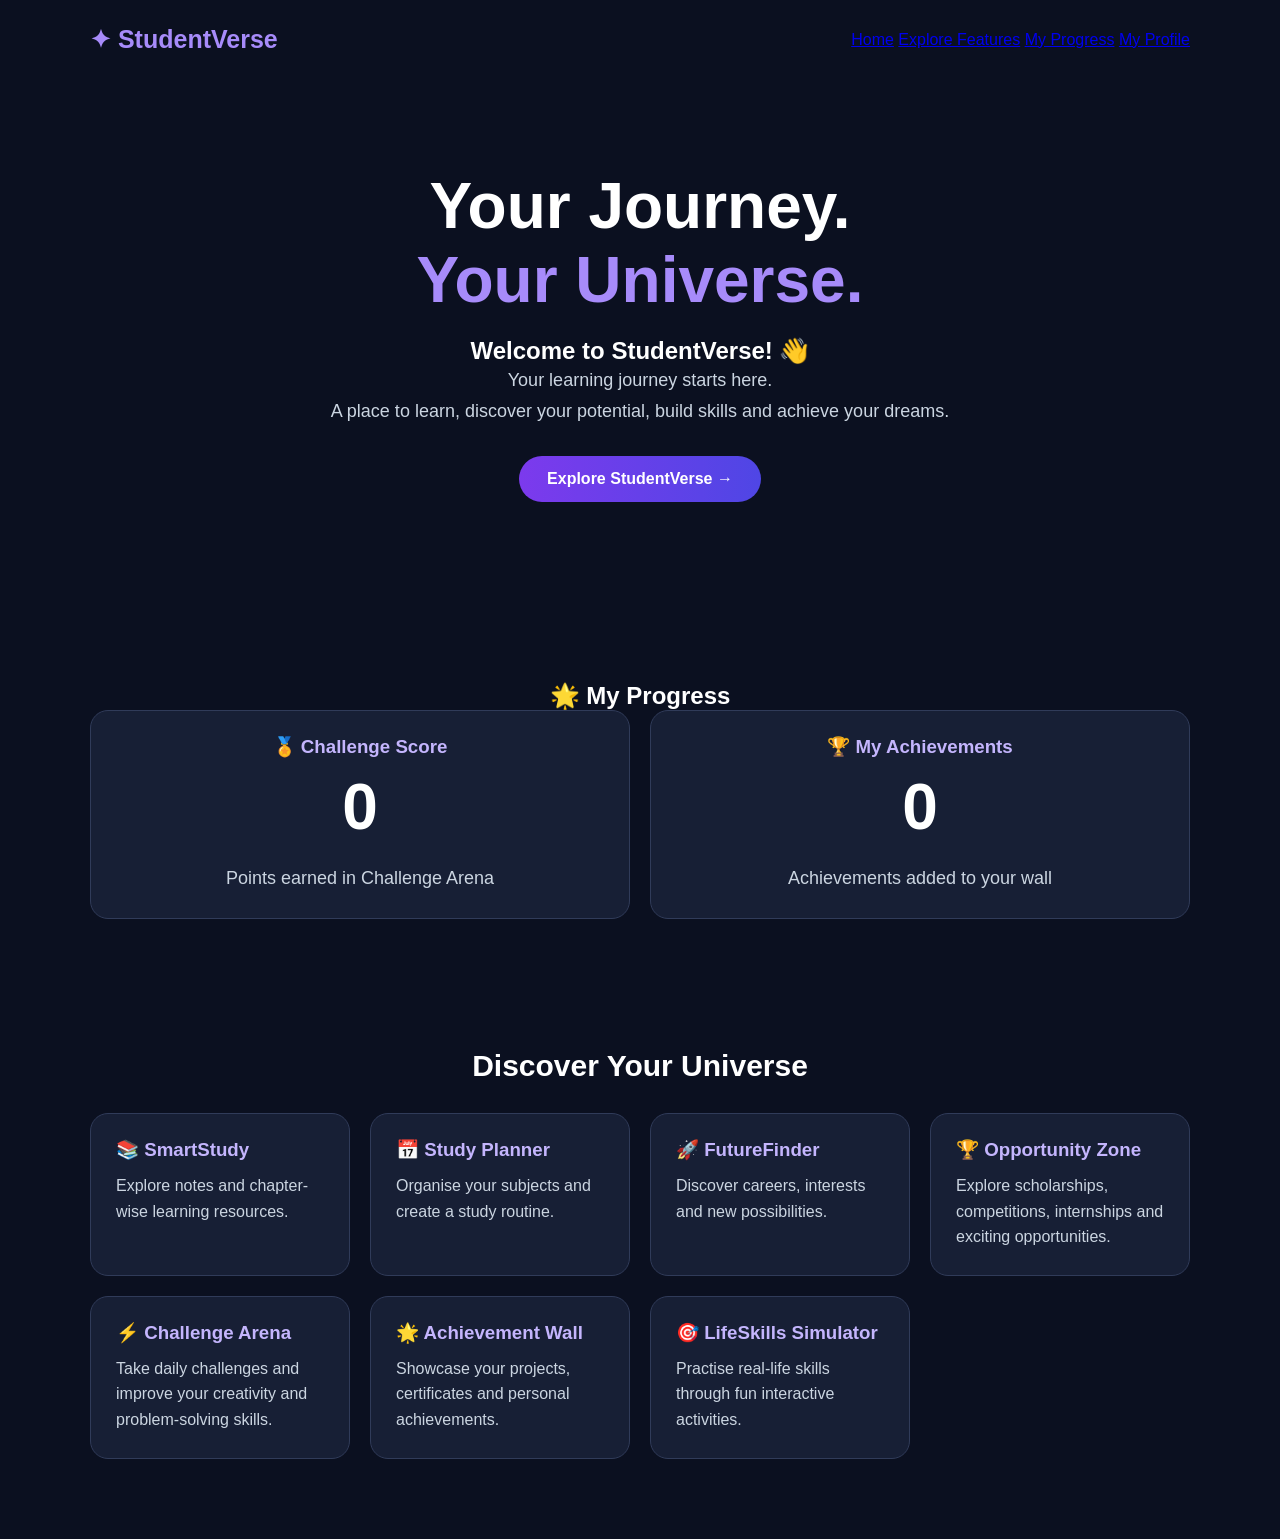
<file: index.html>
<!DOCTYPE html>
<html lang="en">
<head>
  <meta charset="UTF-8">
  <meta name="viewport" content="width=device-width, initial-scale=1.0">
  <link rel="manifest" href="manifest.json">
  <meta name="theme-color" content="#6c3bdb">
  <title>StudentVerse</title>
  <link rel="stylesheet" href="style.css">
</head>
<body>

  <div class="container">

    <header>
      <div class="logo">✦ StudentVerse</div>
      <nav>
  <a href="#">Home</a>
  <a href="#features">Explore Features</a>
  <a href="#myprogress">My Progress</a>
  <a href="profile.html">My Profile</a>
      </nav>
    </header>

    <section class="hero">
      <h1>Your Journey.<br><span>Your Universe.</span></h1>
      <h2 id="welcomeStudent">Welcome to StudentVerse! 👋</h2>
<p id="studentInfo">Your learning journey starts here.</p>
      <p>
        A place to learn, discover your potential,
        build skills and achieve your dreams.
      </p>
      <a href="#features" class="start-btn">Explore StudentVerse →</a>
    </section>

    <section class="hero" id="myprogress">
      <h2>🌟 My Progress</h2>

      <div class="feature-grid">
        <div class="feature-card">
          <h3>🏅 Challenge Score</h3>
          <h1 id="dashboardScore">0</h1>
          <p>Points earned in Challenge Arena</p>
        </div>

        <div class="feature-card">
          <h3>🏆 My Achievements</h3>
          <h1 id="dashboardAchievements">0</h1>
          <p>Achievements added to your wall</p>
        </div>
      </div>
    </section>

    <section class="features" id="features">
      <h2>Discover Your Universe</h2>

      <div class="feature-grid">

        <div class="feature-card" onclick="window.location.href='smartstudy.html?v=20261124'">
          <h3>📚 SmartStudy</h3>
          <p>Explore notes and chapter-wise learning resources.</p>
        </div>

        

        <div class="feature-card" onclick="window.location.href='studyplanner.html'">
          <h3>📅 Study Planner</h3>
          <p>Organise your subjects and create a study routine.</p>
        </div>

        <div class="feature-card" onclick="window.location.href='futurefinder.html'">
          <h3>🚀 FutureFinder</h3>
          <p>Discover careers, interests and new possibilities.</p>
        </div>

        <div class="feature-card" onclick="window.location.href='opportunityzone.html'">
          <h3>🏆 Opportunity Zone</h3>
          <p>Explore scholarships, competitions, internships and exciting opportunities.</p>
        </div>

        <div class="feature-card" onclick="window.location.href='challengearena.html'">
          <h3>⚡ Challenge Arena</h3>
          <p>Take daily challenges and improve your creativity and problem-solving skills.</p>
        </div>

        <div class="feature-card" onclick="window.location.href='achievementwall.html'">
          <h3>🌟 Achievement Wall</h3>
          <p>Showcase your projects, certificates and personal achievements.</p>
        </div>

        <div class="feature-card" onclick="window.location.href='lifeskills.html'">
          <h3>🎯 LifeSkills Simulator</h3>
          <p>Practise real-life skills through fun interactive activities.</p>
        </div>

      </div>
    </section>

  </div>

  <script>
    const savedProfile = JSON.parse(
    localStorage.getItem("studentProfile")
);

if (savedProfile) {
    document.getElementById("welcomeStudent").innerText =
        "Welcome, " + savedProfile.name + "! 👋";

    document.getElementById("studentInfo").innerText =
        savedProfile.board + " | Class " + savedProfile.className;
}
    function loadDashboardProgress() {

      const challengeData = JSON.parse(
        localStorage.getItem("studentChallengeArena")
      ) || { score: 0 };

      const achievements = JSON.parse(
        localStorage.getItem("studentAchievements")
      ) || [];

      document.getElementById("dashboardScore").innerText =
        challengeData.score || 0;

      document.getElementById("dashboardAchievements").innerText =
        Array.isArray(achievements) ? achievements.length : 0;
    }

    loadDashboardProgress();
  </script>
<script>
if ("serviceWorker" in navigator) {
  window.addEventListener("load", () => {
    navigator.serviceWorker.register("./service-worker.js")
      .then(() => console.log("StudentVerse is ready!"))
      .catch(error => console.log("Service Worker error:", error));
  });
}
</script>  

</body>
</html>
</file>
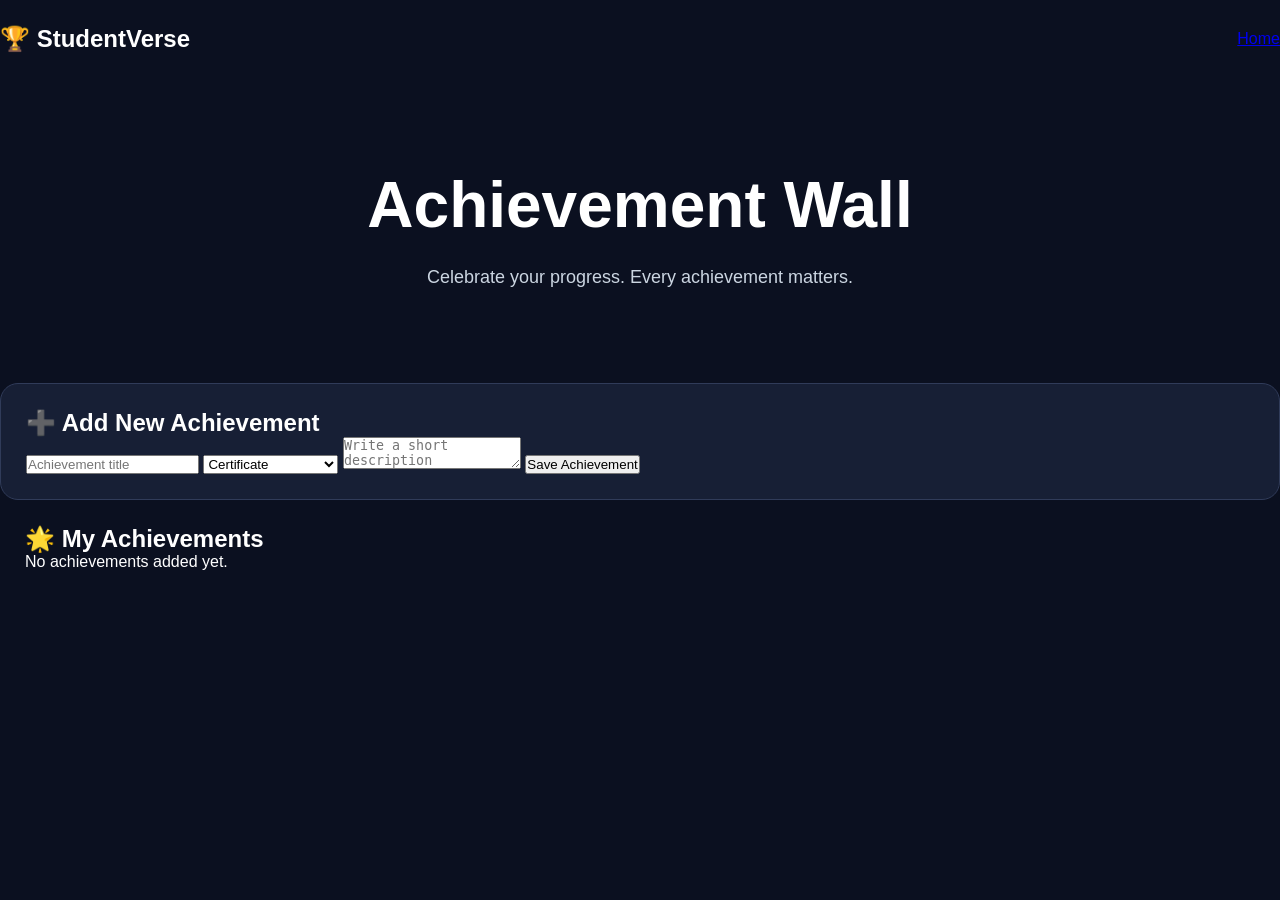
<file: achievementwall.html>
<!DOCTYPE html>
<html lang="en">
<head>
<meta charset="UTF-8">
<meta name="viewport" content="width=device-width, initial-scale=1.0">
<title>Achievement Wall | StudentVerse</title>
<link rel="stylesheet" href="style.css">
</head>
<body>

<header>
    <h2>🏆 StudentVerse</h2>
    <a href="index.html">Home</a>
</header>

<section class="hero">
    <h1>Achievement Wall</h1>
    <p>Celebrate your progress. Every achievement matters.</p>
</section>

<section class="feature-card">
    <h2>➕ Add New Achievement</h2>

    <input type="text" id="achievementTitle"
    placeholder="Achievement title">

    <select id="achievementType">
        <option value="Certificate">Certificate</option>
        <option value="Project">Project</option>
        <option value="Award">Award</option>
        <option value="Milestone">Learning Milestone</option>
    </select>

    <textarea id="achievementDescription"
    placeholder="Write a short description"></textarea>

    <button onclick="addAchievement()">Save Achievement</button>
</section>

<section style="margin:25px;">
    <h2>🌟 My Achievements</h2>
    <div id="achievementList"></div>
</section>

<script>

let achievements = JSON.parse(
    localStorage.getItem("studentAchievements") || "[]"
);

function displayAchievements() {
    let list = document.getElementById("achievementList");
    list.innerHTML = "";

    if (achievements.length === 0) {
        list.innerHTML = "<p>No achievements added yet.</p>";
        return;
    }

    achievements.forEach((item, index) => {
        let card = document.createElement("div");
        card.className = "feature-card";

        let title = document.createElement("h3");
        title.textContent = item.title;

        let type = document.createElement("p");
        type.textContent = "Category: " + item.type;

        let description = document.createElement("p");
        description.textContent = item.description;

        let date = document.createElement("p");
        date.textContent = "Added: " + item.date;

        let remove = document.createElement("button");
        remove.textContent = "Delete";
        remove.onclick = function() {
            deleteAchievement(index);
        };

        card.append(title, type, description, date, remove);
        list.appendChild(card);
    });
}

function addAchievement() {
    let title = document.getElementById("achievementTitle").value.trim();
    let type = document.getElementById("achievementType").value;
    let description = document.getElementById("achievementDescription").value.trim();

    if (title === "") {
        alert("Please enter an achievement title!");
        return;
    }

    achievements.push({
        title: title,
        type: type,
        description: description,
        date: new Date().toLocaleDateString()
    });

    localStorage.setItem(
        "studentAchievements",
        JSON.stringify(achievements)
    );

    document.getElementById("achievementTitle").value = "";
    document.getElementById("achievementDescription").value = "";

    displayAchievements();
    alert("Achievement saved successfully!");
}

function deleteAchievement(index) {
    achievements.splice(index, 1);

    localStorage.setItem(
        "studentAchievements",
        JSON.stringify(achievements)
    );

    displayAchievements();
}

displayAchievements();

</script>

</body>
</html>
</file>
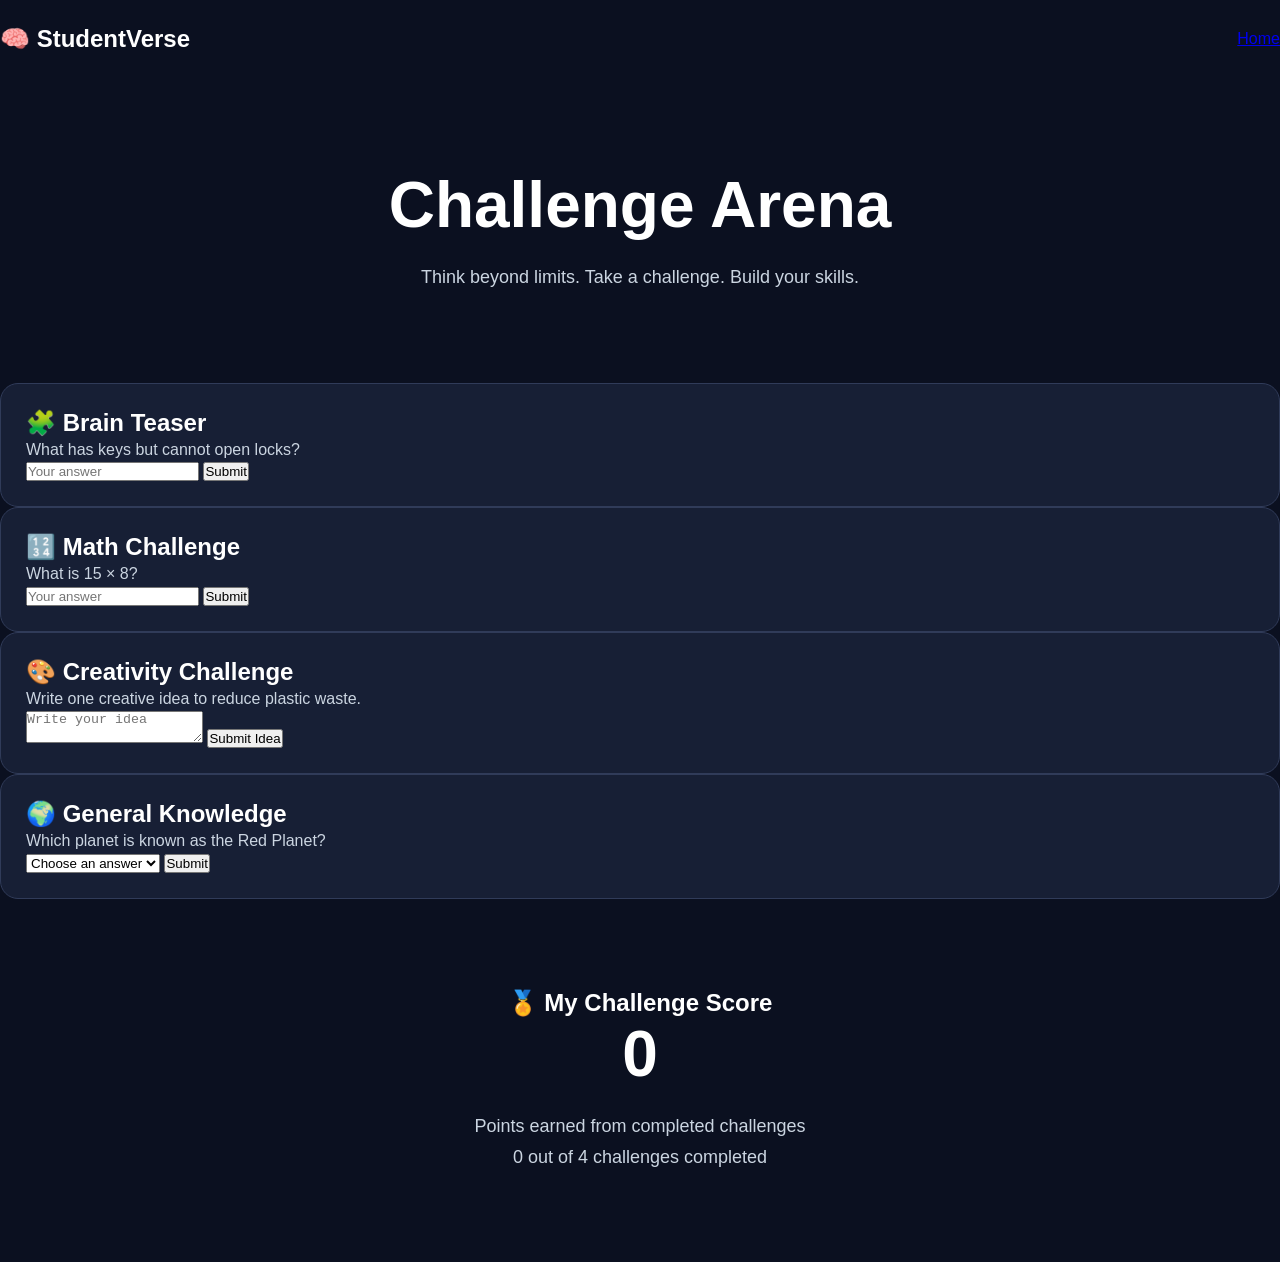
<file: challengearena.html>
<!DOCTYPE html>
<html lang="en">
<head>
<meta charset="UTF-8">
<meta name="viewport" content="width=device-width, initial-scale=1.0">
<title>Challenge Arena | StudentVerse</title>
<link rel="stylesheet" href="style.css">
</head>
<body>

<header>
    <h2>🧠 StudentVerse</h2>
    <a href="index.html">Home</a>
</header>

<section class="hero">
    <h1>Challenge Arena</h1>
    <p>Think beyond limits. Take a challenge. Build your skills.</p>
</section>

<section class="features-grid">

    <div class="feature-card">
        <h2>🧩 Brain Teaser</h2>
        <p>What has keys but cannot open locks?</p>
        <input type="text" id="brainAnswer" placeholder="Your answer">
        <button id="brainButton" onclick="checkBrain()">Submit</button>
        <p id="brainResult"></p>
    </div>

    <div class="feature-card">
        <h2>🔢 Math Challenge</h2>
        <p>What is 15 × 8?</p>
        <input type="number" id="mathAnswer" placeholder="Your answer">
        <button id="mathButton" onclick="checkMath()">Submit</button>
        <p id="mathResult"></p>
    </div>

    <div class="feature-card">
        <h2>🎨 Creativity Challenge</h2>
        <p>Write one creative idea to reduce plastic waste.</p>
        <textarea id="creativeAnswer" placeholder="Write your idea"></textarea>
        <button id="creativeButton" onclick="checkCreative()">Submit Idea</button>
        <p id="creativeResult"></p>
    </div>

    <div class="feature-card">
        <h2>🌍 General Knowledge</h2>
        <p>Which planet is known as the Red Planet?</p>
        <select id="gkAnswer">
            <option value="">Choose an answer</option>
            <option value="Earth">Earth</option>
            <option value="Mars">Mars</option>
            <option value="Venus">Venus</option>
            <option value="Jupiter">Jupiter</option>
        </select>
        <button id="gkButton" onclick="checkGK()">Submit</button>
        <p id="gkResult"></p>
    </div>

</section>

<section class="hero">
    <h2>🏅 My Challenge Score</h2>
    <h1 id="score">0</h1>
    <p>Points earned from completed challenges</p>
    <p id="completionMessage"></p>
</section>

<script>

const storageKey = "studentChallengeArena";

let savedData = JSON.parse(localStorage.getItem(storageKey)) || {
    score: 0,
    completed: []
};

let score = savedData.score;
let completed = savedData.completed;

function updateScore() {
    document.getElementById("score").innerText = score;

    document.getElementById("completionMessage").innerText =
        completed.length + " out of 4 challenges completed";

    localStorage.setItem(storageKey, JSON.stringify({
        score: score,
        completed: completed
    }));
}

function completeChallenge(id, resultId, buttonId, message) {

    if (completed.includes(id)) {
        return;
    }

    score += 10;
    completed.push(id);

    document.getElementById(resultId).innerText = message;
    document.getElementById(buttonId).disabled = true;

    updateScore();
}

function checkBrain() {
    let answer = document.getElementById("brainAnswer").value.trim().toLowerCase();

    if (answer === "piano") {
        completeChallenge("brain", "brainResult", "brainButton",
            "Correct! +10 points 🎉");
    } else {
        document.getElementById("brainResult").innerText =
            "Try again! Think of a musical instrument.";
    }
}

function checkMath() {
    let answer = document.getElementById("mathAnswer").value;

    if (answer === "120") {
        completeChallenge("math", "mathResult", "mathButton",
            "Correct! +10 points 🎉");
    } else {
        document.getElementById("mathResult").innerText =
            "Not quite! Try again.";
    }
}

function checkCreative() {
    let answer = document.getElementById("creativeAnswer").value.trim();

    if (answer.length >= 10) {
        completeChallenge("creative", "creativeResult", "creativeButton",
            "Idea submitted! +10 points 🌟");
    } else {
        document.getElementById("creativeResult").innerText =
            "Please write a little more about your idea.";
    }
}

function checkGK() {
    let answer = document.getElementById("gkAnswer").value;

    if (answer === "Mars") {
        completeChallenge("gk", "gkResult", "gkButton",
            "Correct! +10 points 🎉");
    } else {
        document.getElementById("gkResult").innerText =
            "Try again!";
    }
}

function restoreProgress() {

    const challenges = [
        {
            id: "brain",
            result: "brainResult",
            button: "brainButton",
            message: "Already completed! +10 points 🎉"
        },
        {
            id: "math",
            result: "mathResult",
            button: "mathButton",
            message: "Already completed! +10 points 🎉"
        },
        {
            id: "creative",
            result: "creativeResult",
            button: "creativeButton",
            message: "Already completed! +10 points 🌟"
        },
        {
            id: "gk",
            result: "gkResult",
            button: "gkButton",
            message: "Already completed! +10 points 🎉"
        }
    ];

    challenges.forEach(function(challenge) {
        if (completed.includes(challenge.id)) {
            document.getElementById(challenge.button).disabled = true;
            document.getElementById(challenge.result).innerText =
                challenge.message;
        }
    });

    updateScore();
}

restoreProgress();

</script>

</body>
</html>
</file>
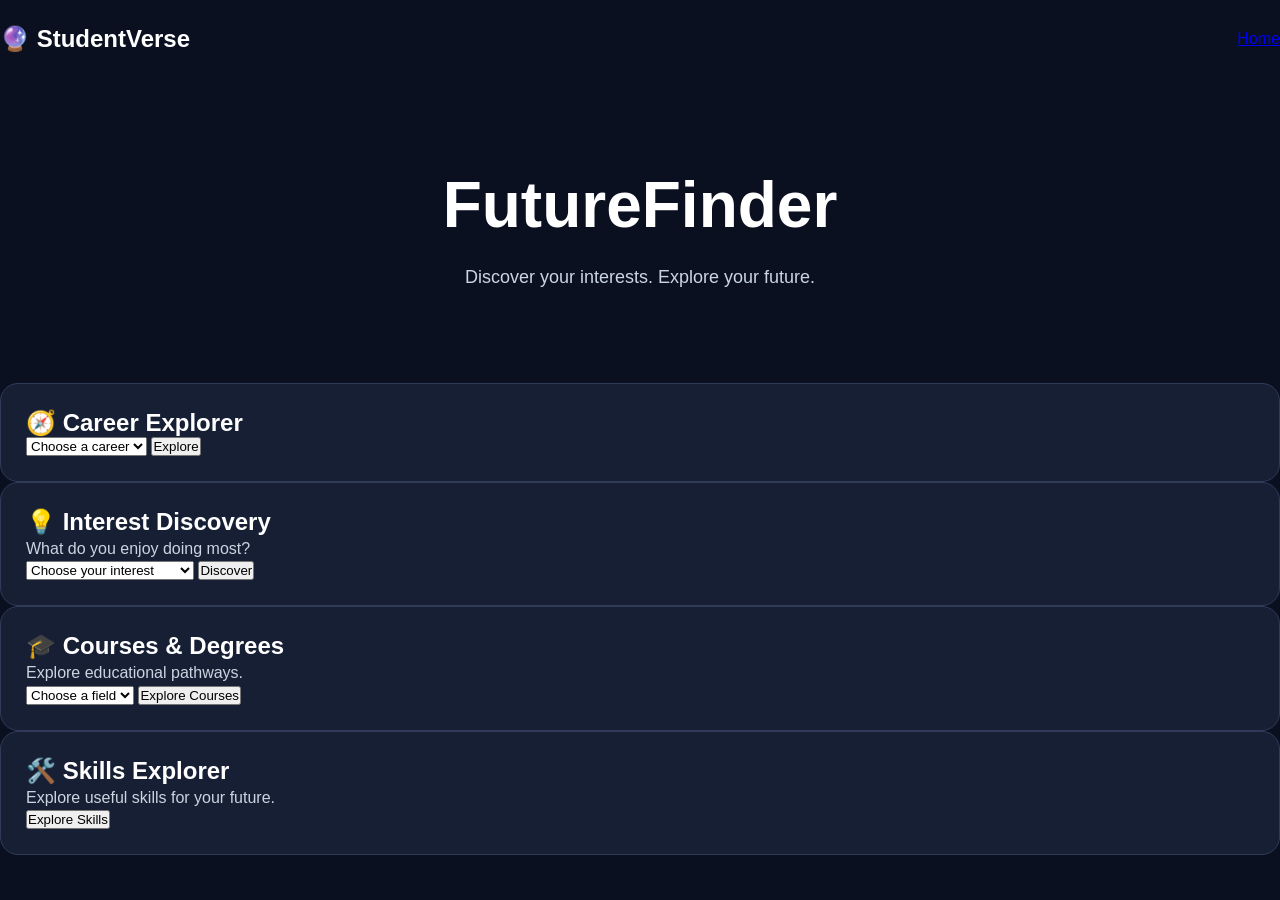
<file: futurefinder.html>
<!DOCTYPE html>
<html lang="en">
<head>
<meta charset="UTF-8">
<meta name="viewport" content="width=device-width, initial-scale=1.0">
<title>FutureFinder | StudentVerse</title>
<link rel="stylesheet" href="style.css">
</head>
<body>

<header>
    <h2>🔮 StudentVerse</h2>
    <a href="index.html">Home</a>
</header>

<section class="hero">
    <h1>FutureFinder</h1>
    <p>Discover your interests. Explore your future.</p>
</section>

<section class="features-grid">

    <div class="feature-card">
        <h2>🧭 Career Explorer</h2>
        <select id="careerSelect">
            <option value="">Choose a career</option>
            <option value="doctor">Doctor</option>
            <option value="engineer">Engineer</option>
            <option value="designer">Designer</option>
            <option value="teacher">Teacher</option>
            <option value="scientist">Scientist</option>
            <option value="entrepreneur">Entrepreneur</option>
        </select>
        <button onclick="exploreCareer()">Explore</button>
        <p id="careerResult"></p>
    </div>

    <div class="feature-card">
        <h2>💡 Interest Discovery</h2>
        <p>What do you enjoy doing most?</p>
        <select id="interestSelect">
            <option value="">Choose your interest</option>
            <option value="science">Understanding science</option>
            <option value="technology">Building with technology</option>
            <option value="art">Creating art and designs</option>
            <option value="people">Helping people</option>
            <option value="business">Business and leadership</option>
        </select>
        <button onclick="discoverInterest()">Discover</button>
        <p id="interestResult"></p>
    </div>

    <div class="feature-card">
        <h2>🎓 Courses & Degrees</h2>
        <p>Explore educational pathways.</p>
        <select id="courseSelect">
            <option value="">Choose a field</option>
            <option value="medical">Medical</option>
            <option value="engineering">Engineering</option>
            <option value="design">Design</option>
            <option value="commerce">Commerce</option>
            <option value="humanities">Humanities</option>
        </select>
        <button onclick="exploreCourse()">Explore Courses</button>
        <p id="courseResult"></p>
    </div>

    <div class="feature-card">
        <h2>🛠️ Skills Explorer</h2>
        <p>Explore useful skills for your future.</p>
        <button onclick="showSkills()">Explore Skills</button>
        <p id="skillsResult"></p>
    </div>

</section>

<script>

const careers = {
    doctor: "Explore biology, healthcare, medical studies and patient care. A common pathway is MBBS followed by further training.",
    engineer: "Explore mathematics, physics, technology and problem-solving. Engineering offers many branches.",
    designer: "Explore creativity, visual communication, design tools and portfolio building.",
    teacher: "Explore subject knowledge, communication, education and mentoring.",
    scientist: "Explore scientific thinking, experiments, mathematics and research.",
    entrepreneur: "Explore business ideas, communication, financial literacy and leadership."
};

const interests = {
    science: "You may enjoy exploring science, research, healthcare or environmental studies.",
    technology: "You may enjoy exploring computer science, software, engineering or robotics.",
    art: "You may enjoy exploring graphic design, animation, architecture or creative arts.",
    people: "You may enjoy exploring education, psychology, healthcare or social work.",
    business: "You may enjoy exploring management, economics, entrepreneurship or finance."
};

const courses = {
    medical: "Possible pathways: MBBS, BDS, BSc Nursing, Physiotherapy and other healthcare courses.",
    engineering: "Possible pathways: BTech, BE, BCA, BSc Computer Science and related programmes.",
    design: "Possible pathways: BDes, communication design, animation and product design.",
    commerce: "Possible pathways: BCom, BBA, Economics, CA and related programmes.",
    humanities: "Possible pathways: BA programmes, law, psychology, journalism and social sciences."
};

function exploreCareer() {
    let choice = document.getElementById("careerSelect").value;
    document.getElementById("careerResult").innerText =
        careers[choice] || "Please choose a career first.";
}

function discoverInterest() {
    let choice = document.getElementById("interestSelect").value;
    document.getElementById("interestResult").innerText =
        interests[choice] || "Please select an interest first.";
}

function exploreCourse() {
    let choice = document.getElementById("courseSelect").value;
    document.getElementById("courseResult").innerText =
        courses[choice] || "Please choose a field first.";
}

function showSkills() {
    document.getElementById("skillsResult").innerText =
        "Useful skills include communication, critical thinking, creativity, digital literacy, teamwork and problem-solving.";
}

</script>

</body>
</html>
</file>
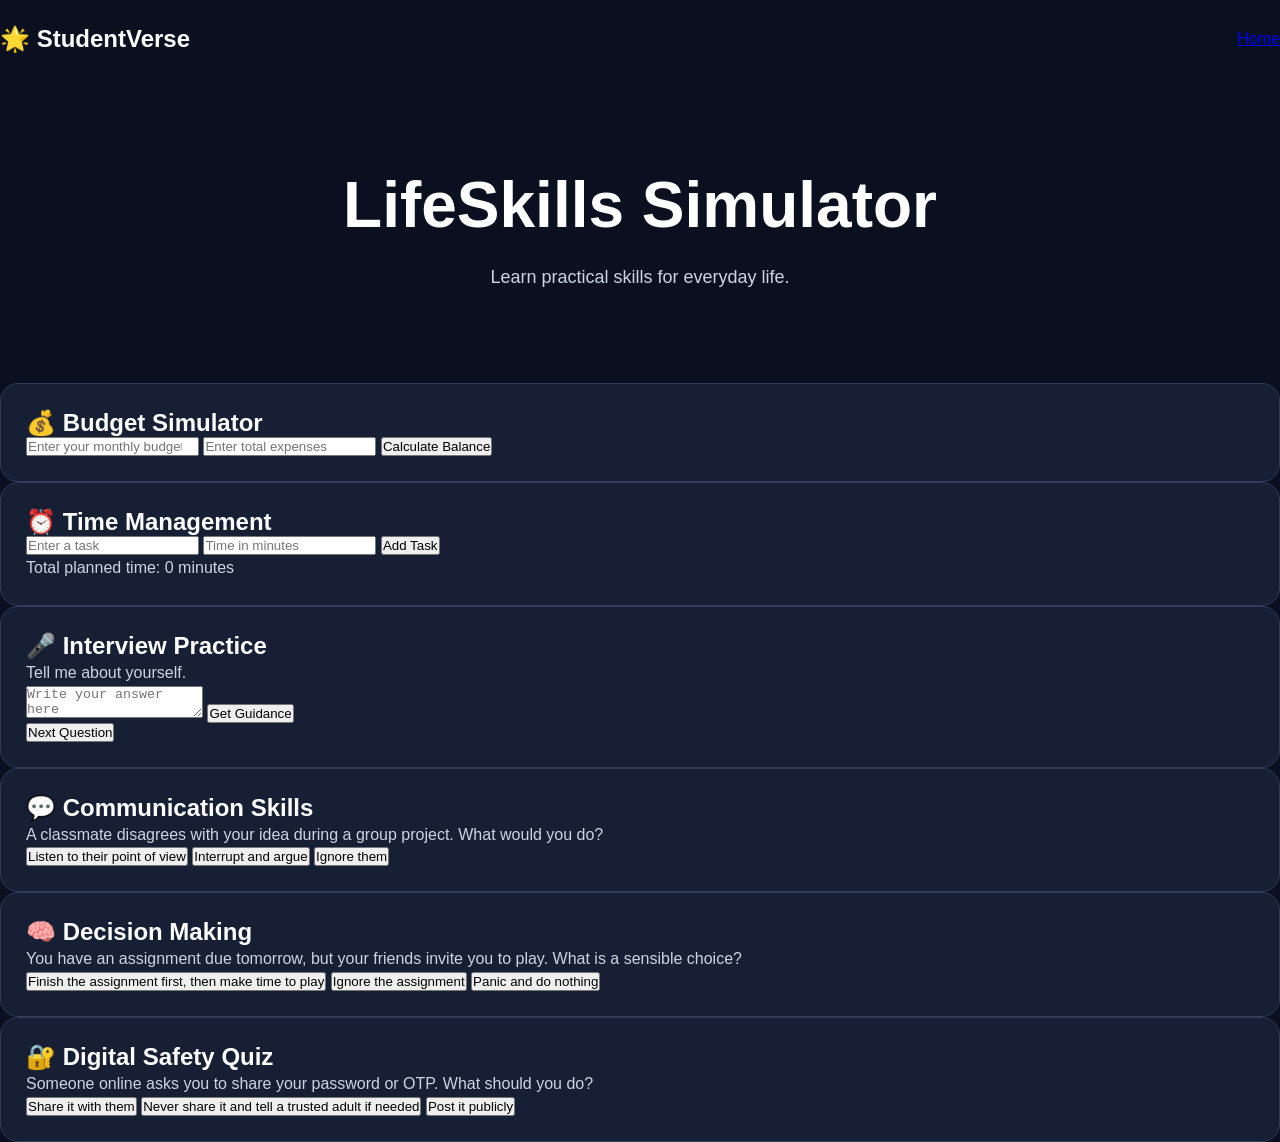
<file: lifeskills.html>
<!DOCTYPE html>
<html lang="en">
<head>
<meta charset="UTF-8">
<meta name="viewport" content="width=device-width, initial-scale=1.0">
<title>LifeSkills Simulator | StudentVerse</title>
<link rel="stylesheet" href="style.css">
</head>
<body>

<header>
    <h2>🌟 StudentVerse</h2>
    <a href="index.html">Home</a>
</header>

<section class="hero">
    <h1>LifeSkills Simulator</h1>
    <p>Learn practical skills for everyday life.</p>
</section>

<section class="feature-card">
    <h2>💰 Budget Simulator</h2>
    <input type="number" id="budget" placeholder="Enter your monthly budget">
    <input type="number" id="expenses" placeholder="Enter total expenses">
    <button onclick="calculateBudget()">Calculate Balance</button>
    <p id="budgetResult"></p>
</section>

<section class="feature-card">
    <h2>⏰ Time Management</h2>
    <input type="text" id="taskName" placeholder="Enter a task">
    <input type="number" id="taskTime" placeholder="Time in minutes">
    <button onclick="addTask()">Add Task</button>
    <div id="taskList"></div>
    <p id="totalTime">Total planned time: 0 minutes</p>
</section>

<section class="feature-card">
    <h2>🎤 Interview Practice</h2>
    <p id="interviewQuestion">Tell me about yourself.</p>
    <textarea id="interviewAnswer" placeholder="Write your answer here"></textarea>
    <button onclick="showInterviewTip()">Get Guidance</button>
    <p id="interviewTip"></p>
    <button onclick="nextQuestion()">Next Question</button>
</section>

<section class="feature-card">
    <h2>💬 Communication Skills</h2>
    <p>A classmate disagrees with your idea during a group project. What would you do?</p>
    <button onclick="communicationChoice(1)">Listen to their point of view</button>
    <button onclick="communicationChoice(2)">Interrupt and argue</button>
    <button onclick="communicationChoice(3)">Ignore them</button>
    <p id="communicationResult"></p>
</section>

<section class="feature-card">
    <h2>🧠 Decision Making</h2>
    <p>You have an assignment due tomorrow, but your friends invite you to play. What is a sensible choice?</p>
    <button onclick="decisionChoice(1)">Finish the assignment first, then make time to play</button>
    <button onclick="decisionChoice(2)">Ignore the assignment</button>
    <button onclick="decisionChoice(3)">Panic and do nothing</button>
    <p id="decisionResult"></p>
</section>

<section class="feature-card">
    <h2>🔐 Digital Safety Quiz</h2>
    <p>Someone online asks you to share your password or OTP. What should you do?</p>
    <button onclick="safetyChoice(1)">Share it with them</button>
    <button onclick="safetyChoice(2)">Never share it and tell a trusted adult if needed</button>
    <button onclick="safetyChoice(3)">Post it publicly</button>
    <p id="safetyResult"></p>
</section>

<script>

function calculateBudget() {
    let budget = Number(document.getElementById("budget").value);
    let expenses = Number(document.getElementById("expenses").value);
    let result = document.getElementById("budgetResult");

    if (document.getElementById("budget").value === "" ||
        document.getElementById("expenses").value === "" ||
        budget < 0 || expenses < 0) {
        result.textContent = "Please enter valid amounts.";
        return;
    }

    let balance = budget - expenses;
    result.textContent = "Remaining balance: " + balance;
}

let tasks = [];

function addTask() {
    let name = document.getElementById("taskName").value.trim();
    let time = Number(document.getElementById("taskTime").value);

    if (name === "" || document.getElementById("taskTime").value === "" || time <= 0) {
        alert("Enter a task and valid time.");
        return;
    }

    tasks.push({name: name, time: time});
    document.getElementById("taskName").value = "";
    document.getElementById("taskTime").value = "";
    displayTasks();
}

function displayTasks() {
    let list = document.getElementById("taskList");
    list.innerHTML = "";
    let total = 0;

    tasks.forEach(function(task, index) {
        total += task.time;

        let item = document.createElement("p");
        item.textContent = task.name + " — " + task.time + " minutes ";

        let remove = document.createElement("button");
        remove.textContent = "Remove";
        remove.onclick = function() {
            tasks.splice(index, 1);
            displayTasks();
        };

        item.appendChild(remove);
        list.appendChild(item);
    });

    document.getElementById("totalTime").textContent =
        "Total planned time: " + total + " minutes";
}

let questions = [
    "Tell me about yourself.",
    "What are your strengths?",
    "How do you handle a difficult situation?",
    "Why are you interested in this opportunity?"
];

let questionIndex = 0;

function showInterviewTip() {
    let answer = document.getElementById("interviewAnswer").value.trim();

    if (answer === "") {
        document.getElementById("interviewTip").textContent =
            "Write an answer first.";
        return;
    }

    document.getElementById("interviewTip").textContent =
        "Good practice! Keep your answer clear, relevant and supported by an example.";
}

function nextQuestion() {
    questionIndex = (questionIndex + 1) % questions.length;
    document.getElementById("interviewQuestion").textContent =
        questions[questionIndex];
    document.getElementById("interviewAnswer").value = "";
    document.getElementById("interviewTip").textContent = "";
}

function communicationChoice(choice) {
    let result = document.getElementById("communicationResult");

    if (choice === 1) {
        result.textContent = "Good choice! Listening respectfully helps teamwork.";
    } else {
        result.textContent = "Try listening first and discussing your ideas calmly.";
    }
}

function decisionChoice(choice) {
    let result = document.getElementById("decisionResult");

    if (choice === 1) {
        result.textContent = "Good decision! Planning helps you balance responsibilities and free time.";
    } else {
        result.textContent = "Think about your deadline and choose a balanced plan.";
    }
}

function safetyChoice(choice) {
    let result = document.getElementById("safetyResult");

    if (choice === 2) {
        result.textContent = "Correct! Keep passwords and OTPs private.";
    } else {
        result.textContent = "Incorrect. Never share passwords or OTPs with anyone.";
    }
}

</script>

</body>
</html>
</file>
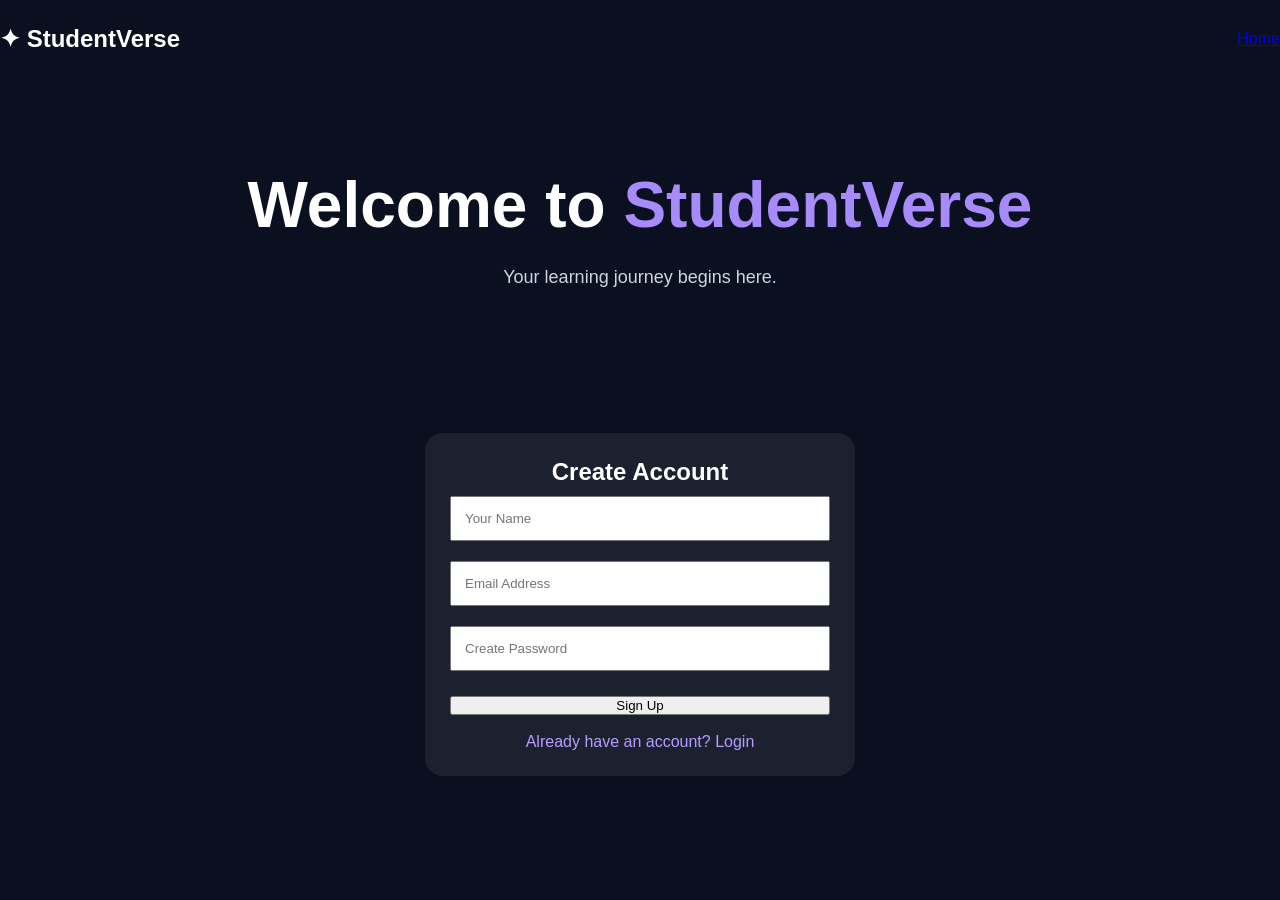
<file: login.html>
<!DOCTYPE html>
<html lang="en">
<head>
<meta charset="UTF-8">
<meta name="viewport" content="width=device-width, initial-scale=1.0">
<title>Login | StudentVerse</title>
<link rel="stylesheet" href="style.css">
<style>
.auth-container {
    max-width: 430px;
    margin: 50px auto;
    padding: 25px;
    border-radius: 18px;
    background: rgba(255,255,255,0.07);
}
.auth-container input {
    width: 100%;
    box-sizing: border-box;
    margin: 10px 0;
    padding: 13px;
}
.auth-container button {
    width: 100%;
    margin-top: 15px;
}
.auth-container h2, .auth-container p {
    text-align: center;
}
.auth-switch {
    cursor: pointer;
    color: #b99cff;
    text-align: center;
    margin-top: 18px;
}
</style>
</head>
<body>

<header>
    <h2>✦ StudentVerse</h2>
    <a href="index.html">Home</a>
</header>

<section class="hero">
    <h1>Welcome to <span>StudentVerse</span></h1>
    <p>Your learning journey begins here.</p>
</section>

<div class="auth-container">

    <h2 id="formTitle">Create Account</h2>

    <form id="authForm">

        <input type="text" id="authName"
        placeholder="Your Name" required>

        <input type="email" id="authEmail"
        placeholder="Email Address" required>

        <input type="password" id="authPassword"
        placeholder="Create Password" required minlength="6">

        <button type="submit" id="authButton">
            Sign Up
        </button>

    </form>

    <p class="auth-switch" onclick="toggleForm()">
        Already have an account? Login
    </p>

    <p id="authMessage"></p>

</div>

<script>

let isLogin = false;

function toggleForm() {
    isLogin = !isLogin;

    document.getElementById("formTitle").innerText =
        isLogin ? "Login to StudentVerse" : "Create Account";

    document.getElementById("authButton").innerText =
        isLogin ? "Login" : "Sign Up";

    document.querySelector(".auth-switch").innerText =
        isLogin ? "New student? Create Account" :
        "Already have an account? Login";

    document.getElementById("authName").style.display =
        isLogin ? "none" : "block";

    document.getElementById("authMessage").innerText = "";
}

document.getElementById("authForm").addEventListener("submit", function(e) {
    e.preventDefault();

    const email = document.getElementById("authEmail").value.trim().toLowerCase();
    const password = document.getElementById("authPassword").value;
    const name = document.getElementById("authName").value.trim();

    let accounts = JSON.parse(localStorage.getItem("studentAccounts")) || [];

    if (isLogin) {

        const account = accounts.find(function(item) {
            return item.email === email && item.password === password;
        });

        if (!account) {
            document.getElementById("authMessage").innerText =
                "Incorrect email or password.";
            return;
        }

        localStorage.setItem("studentLoggedIn", email);
        window.location.href = "index.html";

    } else {

        if (!name) {
            document.getElementById("authMessage").innerText =
                "Please enter your name.";
            return;
        }

        const existing = accounts.find(function(item) {
            return item.email === email;
        });

        if (existing) {
            document.getElementById("authMessage").innerText =
                "This email is already registered.";
            return;
        }

        accounts.push({
            name: name,
            email: email,
            password: password
        });

        localStorage.setItem("studentAccounts", JSON.stringify(accounts));
        localStorage.setItem("studentLoggedIn", email);

        window.location.href = "profile.html";
    }
});

</script>

</body>
</html>
</file>
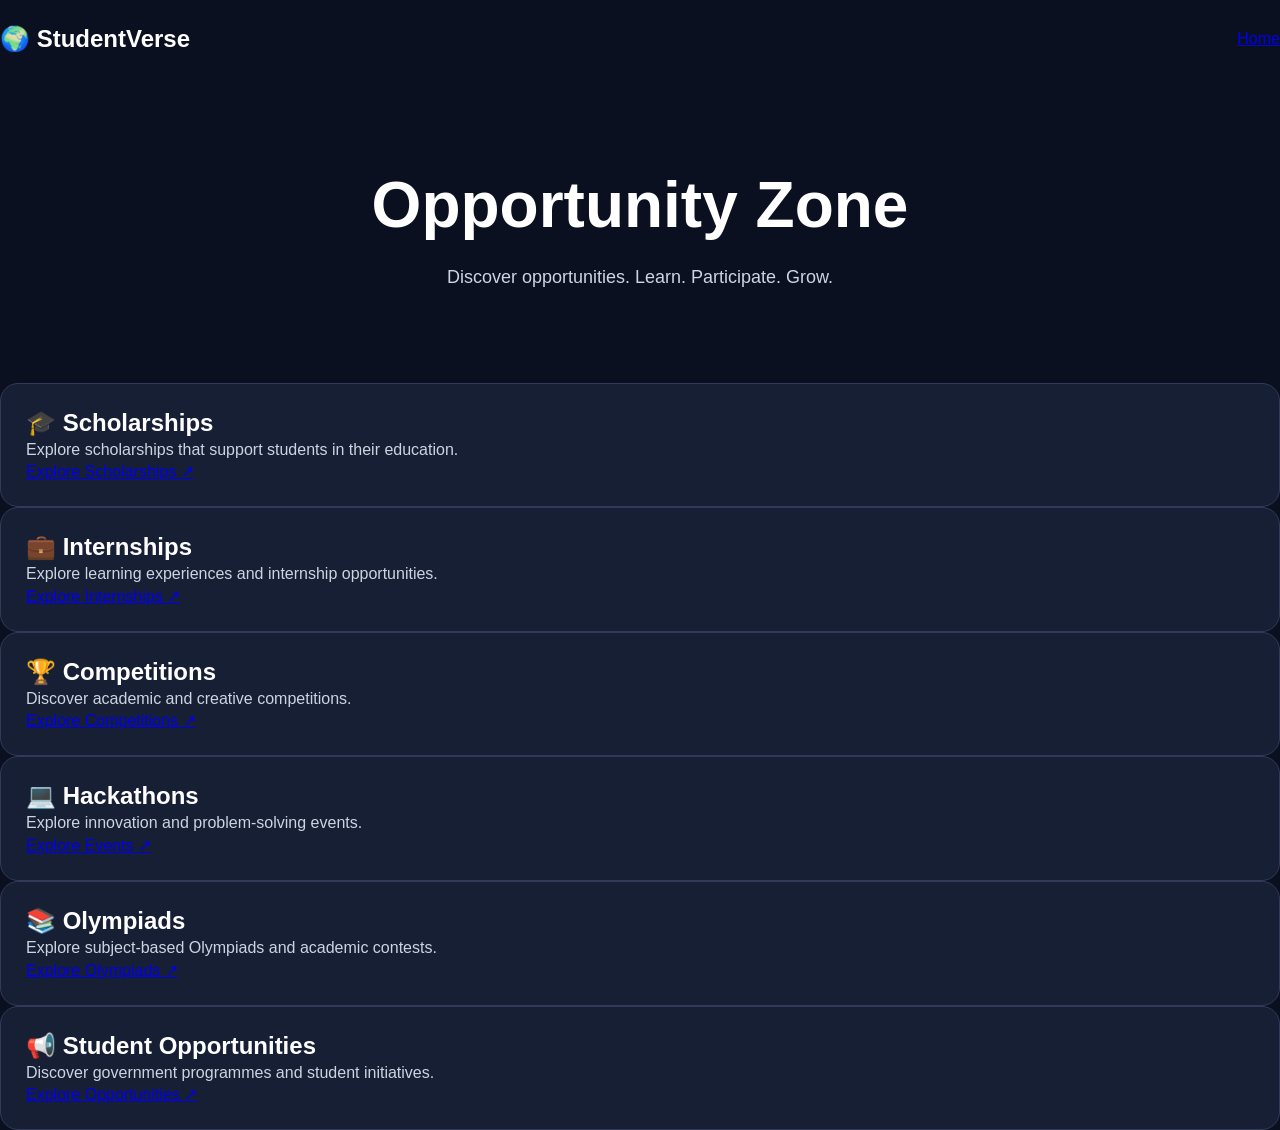
<file: opportunityzone.html>
<!DOCTYPE html>
<html lang="en">
<head>
<meta charset="UTF-8">
<meta name="viewport" content="width=device-width, initial-scale=1.0">
<title>Opportunity Zone | StudentVerse</title>
<link rel="stylesheet" href="style.css">
</head>
<body>

<header>
    <h2>🌍 StudentVerse</h2>
    <a href="index.html">Home</a>
</header>

<section class="hero">
    <h1>Opportunity Zone</h1>
    <p>Discover opportunities. Learn. Participate. Grow.</p>
</section>

<section class="features-grid">

    <div class="feature-card">
        <h2>🎓 Scholarships</h2>
        <p>Explore scholarships that support students in their education.</p>
        <a href="https://scholarships.gov.in/" target="_blank">Explore Scholarships ↗</a>
    </div>

    <div class="feature-card">
        <h2>💼 Internships</h2>
        <p>Explore learning experiences and internship opportunities.</p>
        <a href="https://internship.aicte-india.org/" target="_blank">Explore Internships ↗</a>
    </div>

    <div class="feature-card">
        <h2>🏆 Competitions</h2>
        <p>Discover academic and creative competitions.</p>
        <a href="https://innovateindia.mygov.in/" target="_blank">Explore Competitions ↗</a>
    </div>

    <div class="feature-card">
        <h2>💻 Hackathons</h2>
        <p>Explore innovation and problem-solving events.</p>
        <a href="https://www.mygov.in/" target="_blank">Explore Events ↗</a>
    </div>

    <div class="feature-card">
        <h2>📚 Olympiads</h2>
        <p>Explore subject-based Olympiads and academic contests.</p>
        <a href="https://olympiads.hbcse.tifr.res.in/" target="_blank">Explore Olympiads ↗</a>
    </div>

    <div class="feature-card">
        <h2>📢 Student Opportunities</h2>
        <p>Discover government programmes and student initiatives.</p>
        <a href="https://www.mygov.in/" target="_blank">Explore Opportunities ↗</a>
    </div>

</section>

</body>
</html>
</file>
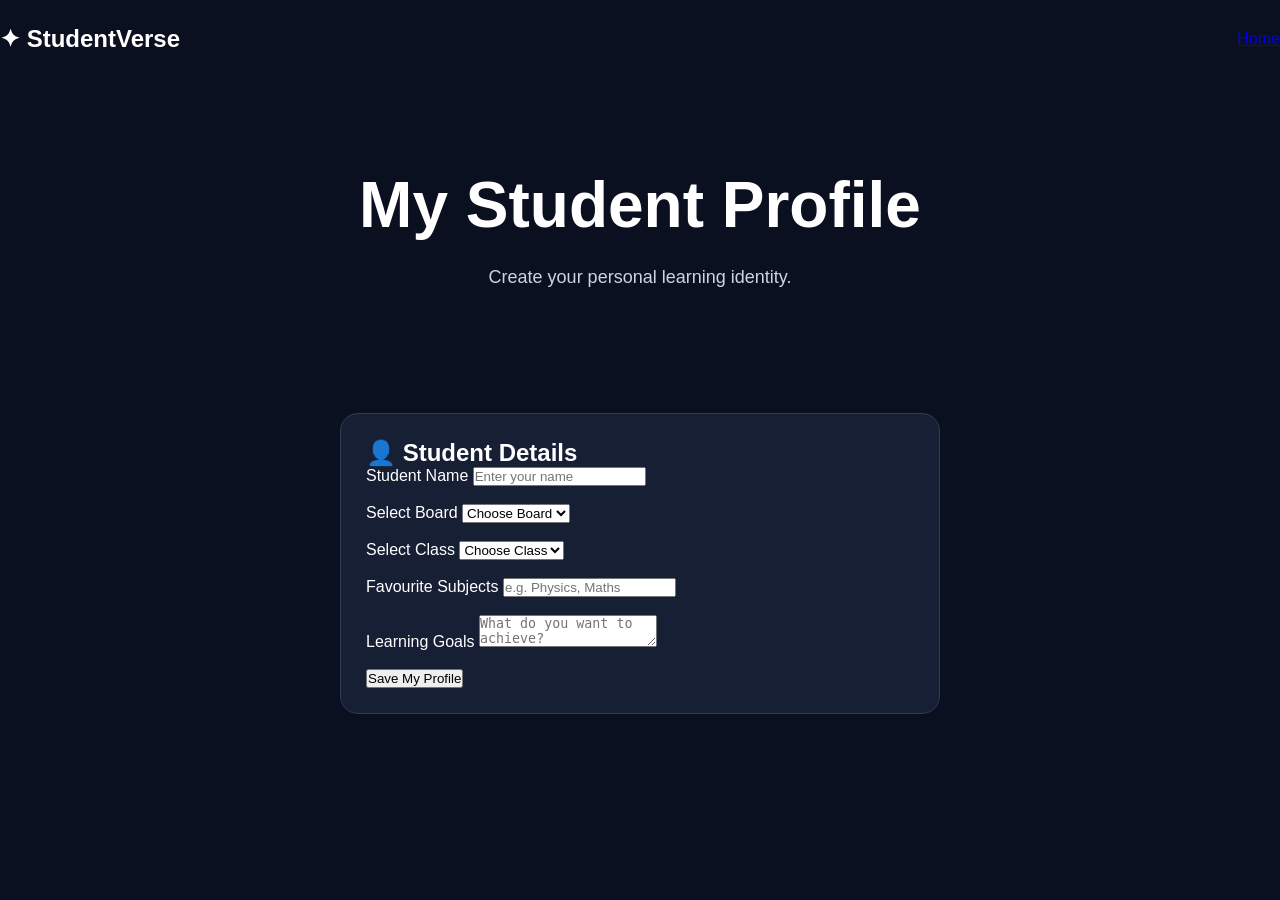
<file: profile.html>
<!DOCTYPE html>
<html lang="en">
<head>
<meta charset="UTF-8">
<meta name="viewport" content="width=device-width, initial-scale=1.0">
<title>My Profile | StudentVerse</title>
<link rel="stylesheet" href="style.css">
</head>
<body>

<header>
    <h2>✦ StudentVerse</h2>
    <a href="index.html">Home</a>
</header>

<section class="hero">
    <h1>My Student Profile</h1>
    <p>Create your personal learning identity.</p>
</section>

<section class="feature-card" style="max-width:600px;margin:30px auto;">

    <h2>👤 Student Details</h2>

    <label>Student Name</label>
    <input type="text" id="studentName" placeholder="Enter your name">

    <br><br>

    <label>Select Board</label>
    <select id="studentBoard">
        <option value="">Choose Board</option>
        <option value="CBSE">CBSE</option>
        <option value="ICSE/ISC">ICSE / ISC</option>
    </select>

    <br><br>

    <label>Select Class</label>
    <select id="studentClass">
        <option value="">Choose Class</option>
        <option>6</option>
        <option>7</option>
        <option>8</option>
        <option>9</option>
        <option>10</option>
        <option>11</option>
        <option>12</option>
    </select>

    <br><br>

    <label>Favourite Subjects</label>
    <input type="text" id="studentSubjects" placeholder="e.g. Physics, Maths">

    <br><br>

    <label>Learning Goals</label>
    <textarea id="studentGoals" placeholder="What do you want to achieve?"></textarea>

    <br><br>

    <button onclick="saveProfile()">Save My Profile</button>

    <p id="profileMessage"></p>

</section>

<script>

function saveProfile() {

    const profile = {
        name: document.getElementById("studentName").value.trim(),
        board: document.getElementById("studentBoard").value,
        className: document.getElementById("studentClass").value,
        subjects: document.getElementById("studentSubjects").value.trim(),
        goals: document.getElementById("studentGoals").value.trim()
    };

    if (!profile.name || !profile.board || !profile.className) {
        document.getElementById("profileMessage").innerText =
            "Please enter your name, board and class.";
        return;
    }

    localStorage.setItem("studentProfile", JSON.stringify(profile));

    document.getElementById("profileMessage").innerText =
        "Profile saved successfully! 🎉";
}

function loadProfile() {

    const profile = JSON.parse(
        localStorage.getItem("studentProfile")
    );

    if (!profile) return;

    document.getElementById("studentName").value = profile.name || "";
    document.getElementById("studentBoard").value = profile.board || "";
    document.getElementById("studentClass").value = profile.className || "";
    document.getElementById("studentSubjects").value = profile.subjects || "";
    document.getElementById("studentGoals").value = profile.goals || "";
}

loadProfile();

</script>

</body>
</html>
</file>
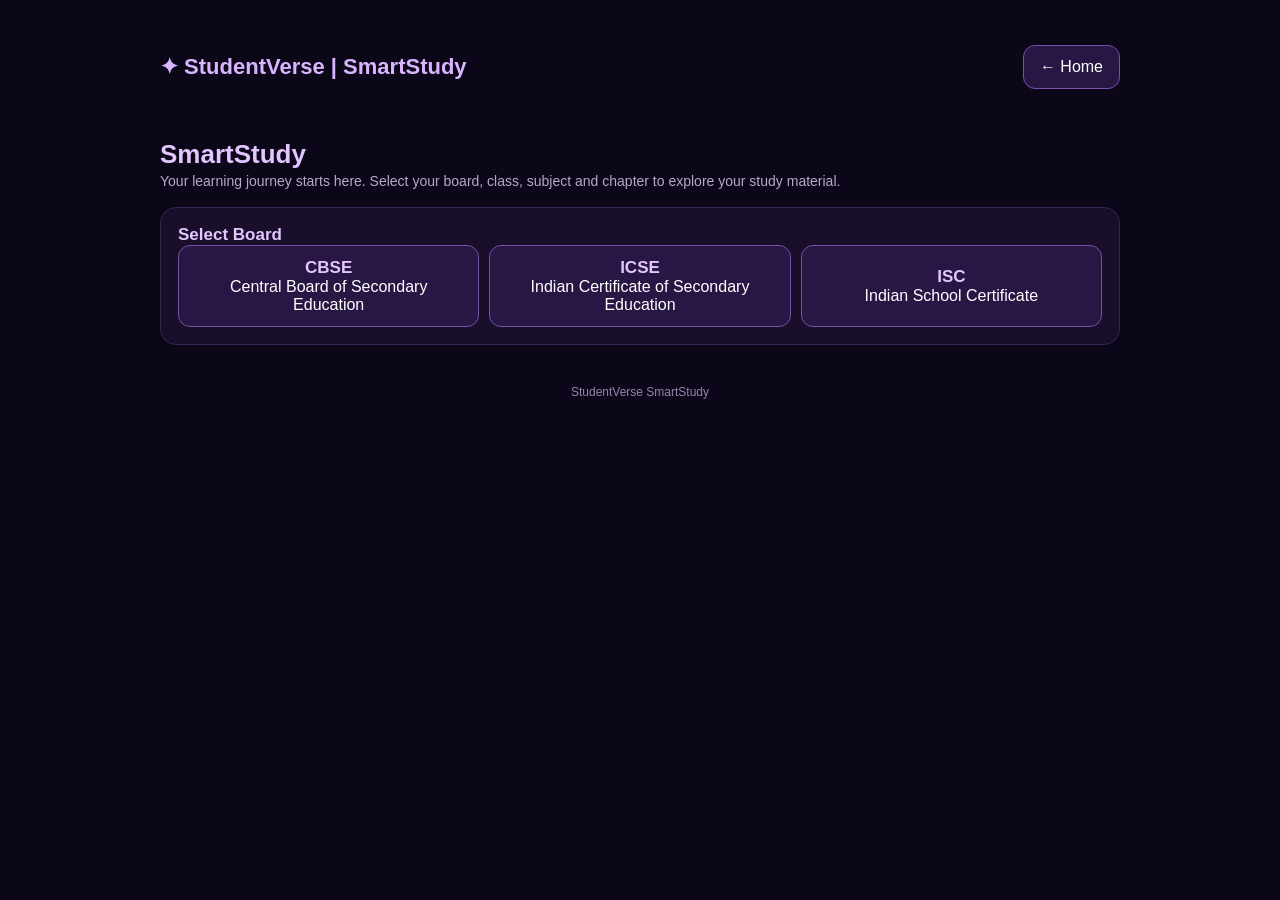
<file: smartstudy.html>
<!DOCTYPE html>
<html lang="en">
<head>
<meta charset="UTF-8">
<meta name="viewport" content="width=device-width, initial-scale=1.0">
<title>SmartStudy | StudentVerse</title>
<link rel="stylesheet" href="style.css">

<style>
*{box-sizing:border-box}

body{
 margin:0;
 background:#0b0618;
 color:#fff;
 font-family:Arial,sans-serif;
}

.app{
 max-width:1000px;
 margin:auto;
 padding:20px;
}

header{
 display:flex;
 justify-content:space-between;
 align-items:center;
 flex-wrap:wrap;
 gap:12px;
 margin-bottom:25px;
}

.logo{
 font-size:22px;
 font-weight:bold;
 color:#d9b5ff;
}

button,select,input{font:inherit}

button{
 border:1px solid #7651a7;
 background:#281644;
 color:white;
 padding:12px 16px;
 border-radius:12px;
 cursor:pointer;
}

button:hover{background:#633a91}

select,input{
 width:100%;
 padding:13px;
 border-radius:10px;
 border:1px solid #68458e;
 background:#160d26;
 color:white;
 margin:7px 0 15px;
}

.panel{
 background:#190f2b;
 border:1px solid #382451;
 border-radius:16px;
 padding:17px;
 margin:15px 0;
}

h1,h2,h3{color:#e3c5ff}

h1{font-size:26px}
h2{font-size:21px}
h3{font-size:17px}

.muted{
 color:#b8a8ca;
 font-size:14px;
 line-height:1.6;
}

.grid{
 display:grid;
 grid-template-columns:repeat(auto-fit,minmax(140px,1fr));
 gap:10px;
}

.option{
 text-align:left;
 min-height:55px;
}

.chapter{
 width:100%;
 text-align:left;
 margin:5px 0;
 background:#211333;
}

.content{
 line-height:1.75;
 color:#eee5f8;
}

.section{
 border-left:3px solid #a66bdf;
 padding:12px 14px;
 margin:14px 0;
 background:#211532;
 border-radius:8px;
}

.section p{margin:7px 0}

.tag{
 display:inline-block;
 background:#3a2453;
 padding:5px 9px;
 border-radius:20px;
 font-size:12px;
 margin:3px;
}

.hidden{display:none}

.back{margin-bottom:12px}

footer{
 text-align:center;
 color:#9986ad;
 padding:25px 0;
 font-size:12px;
}

.empty{
 padding:15px;
 color:#b8a8ca;
 text-align:center;
}

@media(max-width:500px){
 .app{padding:13px}
 h1{font-size:23px}
}
</style>
</head>

<body>

<div class="app">

<header>
 <div class="logo">✦ StudentVerse | SmartStudy</div>
 <button onclick="location.href='index.html?v=202611241125'">← Home</button>
</header>

<div id="home">

<h1>SmartStudy</h1>
<p class="muted">
Your learning journey starts here. Select your board, class,
subject and chapter to explore your study material.
</p>

<div class="panel">
<h3>Select Board</h3>
<div class="grid" id="boards"></div>
</div>

<div class="panel hidden" id="classPanel">
<h3>Select Class</h3>
<div class="grid" id="classes"></div>
</div>

<div class="panel hidden" id="subjectPanel">
<h3>Select Subject</h3>
<div class="grid" id="subjects"></div>
</div>

<div class="panel hidden" id="chapterPanel">
<h3>Chapters</h3>
<input id="chapterSearch"
placeholder="Search chapter..."
oninput="filterChapters()">
<div id="chapters"></div>
</div>

</div>

<div id="lessonPage" class="hidden">

<button class="back" onclick="backToChapters()">
← Back to Chapters
</button>

<div class="panel">
<div class="muted" id="lessonPath"></div>
<h1 id="lessonTitle"></h1>
<div id="lessonContent" class="content"></div>
</div>

</div>

<footer>StudentVerse SmartStudy</footer>

</div>

<script>

"use strict";

const $ = id => document.getElementById(id);

let selectedBoard = "";
let selectedClass = "";
let selectedSubject = "";

const classOptions = {
 CBSE:[6,7,8,9,10,11,12],
 ICSE:[6,7,8,9,10],
 ISC:[11,12]
};

const subjectOptions = {
 CBSE:{
  6:["English","Hindi","Mathematics","Science","Social Science","Sanskrit","Computer"],
  7:["English","Hindi","Mathematics","Science","Social Science","Sanskrit","Computer"],
  8:["English","Hindi","Mathematics","Science","Social Science","Sanskrit","Computer"],
  9:["English","Hindi","Mathematics","Science","Social Science","Information Technology"],
  10:["English","Hindi","Mathematics","Science","Social Science","Information Technology"],
  11:["English","Physics","Chemistry","Mathematics","Biology","Accountancy","Business Studies","Economics","Computer Science","Political Science","History","Geography","Psychology"],
  12:["English","Physics","Chemistry","Mathematics","Biology","Accountancy","Business Studies","Economics","Computer Science","Political Science","History","Geography","Psychology"]
 },
 ICSE:{
  6:["English","Hindi","Mathematics","Physics","Chemistry","Biology","History","Geography","Computer Studies"],
  7:["English","Hindi","Mathematics","Physics","Chemistry","Biology","History","Geography","Computer Studies"],
  8:["English","Hindi","Mathematics","Physics","Chemistry","Biology","History","Geography","Computer Studies"],
  9:["English Language","English Literature","Hindi","Mathematics","Physics","Chemistry","Biology","History and Civics","Geography","Computer Applications"],
  10:["English Language","English Literature","Hindi","Mathematics","Physics","Chemistry","Biology","History and Civics","Geography","Computer Applications"]
 },
 ISC:{
  11:["English","Physics","Chemistry","Mathematics","Biology","Computer Science","Accounts","Commerce","Economics","History","Political Science","Psychology"],
  12:["English","Physics","Chemistry","Mathematics","Biology","Computer Science","Accounts","Commerce","Economics","History","Political Science","Psychology"]
 }
};

/* CHAPTER DATA */

const lessonData = {

"CBSE|6|Mathematics|Knowing Our Numbers":{
 summary:"This chapter introduces large numbers, place value, comparison and estimation.",
 topics:[
  {
   name:"Large Numbers and Place Value",
   explanation:"Large numbers contain many digits. The Indian place-value system groups digits into ones, thousands, lakhs and crores. Each digit has a value based on its position.",
   definitions:[
    ["Place Value","The value of a digit according to its position."],
    ["Face Value","The digit itself, irrespective of its position."]
   ],
   formulas:[
    "Place value = Digit × Value of its position"
   ],
   examples:[
    ["Find the place value of 5 in 3,52,418.","The digit 5 is in the ten-thousands place. Its place value is 50,000."]
   ],
   important:[
    "Face value never changes with position.",
    "Place value changes according to position.",
    "Use commas according to the Indian number system."
   ],
   revision:[
    "Face value = digit itself.",
    "Place value = digit × position value."
   ],
   questions:[
    ["What is place value?","The value of a digit according to its position."],
    ["What is the place value of 4 in 24,563?","4,000."]
   ]
  },
  {
   name:"Comparing Numbers",
   explanation:"To compare numbers, first count their digits. The number with more digits is greater. If both have the same number of digits, compare them from left to right.",
   definitions:[
    ["Ascending Order","Arranging numbers from smallest to largest."],
    ["Descending Order","Arranging numbers from largest to smallest."]
   ],
   formulas:[
    "Compare digits from the highest place value first."
   ],
   examples:[
    ["Arrange 452, 524 and 425 in ascending order.","425 < 452 < 524."]
   ],
   important:[
    "Compare the leftmost digit first.",
    "Ascending means increasing order.",
    "Descending means decreasing order."
   ],
   revision:[
    "Ascending: smallest to largest.",
    "Descending: largest to smallest."
   ],
   questions:[
    ["What is ascending order?","Arranging numbers from smallest to largest."]
   ]
  }
 ]
},

"CBSE|6|Mathematics|Whole Numbers":{
 summary:"Whole numbers include zero and all natural numbers.",
 topics:[
  {
   name:"Natural and Whole Numbers",
   explanation:"Natural numbers are counting numbers beginning with 1. Whole numbers include all natural numbers and zero.",
   definitions:[
    ["Natural Numbers","Counting numbers beginning with 1."],
    ["Whole Numbers","Natural numbers together with zero."]
   ],
   formulas:[
    "Whole Numbers = {0,1,2,3,4,...}"
   ],
   examples:[
    ["Is zero a whole number?","Yes. Zero is a whole number."]
   ],
   important:[
    "Every natural number is a whole number.",
    "Zero is the smallest whole number.",
    "Zero is not a natural number under the usual school definition."
   ],
   revision:[
    "Natural numbers start at 1.",
    "Whole numbers start at 0."
   ],
   questions:[
    ["What is the smallest whole number?","Zero."],
    ["Is every natural number a whole number?","Yes."]
   ]
  },
  {
   name:"Properties of Whole Numbers",
   explanation:"Whole numbers follow properties such as closure, commutativity, associativity and distributivity for appropriate operations.",
   definitions:[
    ["Commutative Property","Changing the order does not change the result."],
    ["Associative Property","Changing the grouping does not change the result."],
    ["Distributive Property","Multiplication distributes over addition."]
   ],
   formulas:[
    "a + b = b + a",
    "a × b = b × a",
    "(a+b)+c = a+(b+c)",
    "a × (b+c) = ab + ac"
   ],
   examples:[
    ["Calculate 7 × 13 using distributivity.","7 × (10+3) = 70+21 = 91."]
   ],
   important:[
    "Subtraction is not commutative.",
    "Division is not commutative."
   ],
   revision:[
    "Addition and multiplication are commutative.",
    "Multiplication distributes over addition."
   ],
   questions:[
    ["Is subtraction commutative?","No."],
    ["State the distributive property.","a × (b+c) = ab+ac."]
   ]
  }
 ]
}

};
   Object.assign(lessonData, {

/* CBSE CLASS 6 MATHEMATICS */

"CBSE|6|Mathematics|Fractions":{
 summary:"Fractions represent equal parts of a whole. This chapter covers types, comparison and operations on fractions.",
 topics:[
  {
   name:"Understanding Fractions",
   explanation:"A fraction represents one or more equal parts of a whole. It is written as a/b, where a is the numerator and b is the denominator. The denominator cannot be zero.",
   definitions:[
    ["Numerator","The number above the fraction bar."],
    ["Denominator","The number below the fraction bar."],
    ["Proper Fraction","A fraction whose numerator is smaller than its denominator."],
    ["Improper Fraction","A fraction whose numerator is greater than or equal to its denominator."],
    ["Mixed Number","A number containing a whole number and a proper fraction."]
   ],
   formulas:[
    "Fraction = Numerator / Denominator",
    "Equivalent fraction = (Numerator × n) / (Denominator × n)"
   ],
   examples:[
    ["Write 3 parts out of 8 as a fraction.","The fraction is 3/8."],
    ["Convert 7/4 into a mixed number.","7 ÷ 4 = 1 remainder 3. Therefore, 7/4 = 1 3/4."]
   ],
   important:[
    "The denominator cannot be zero.",
    "Equivalent fractions have the same value.",
    "Simplify fractions using common factors."
   ],
   revision:[
    "Numerator is above the bar.",
    "Denominator is below the bar.",
    "Proper fraction: numerator < denominator."
   ],
   questions:[
    ["What is a proper fraction?","A fraction whose numerator is smaller than its denominator."],
    ["Can a denominator be zero?","No."]
   ]
  },
  {
   name:"Comparing Fractions",
   explanation:"Fractions can be compared by converting them into equivalent fractions with a common denominator.",
   definitions:[
    ["Like Fractions","Fractions having the same denominator."],
    ["Unlike Fractions","Fractions having different denominators."]
   ],
   formulas:[
    "For like fractions, compare numerators.",
    "For unlike fractions, find a common denominator."
   ],
   examples:[
    ["Compare 3/8 and 5/8.","3/8 < 5/8 because 3 < 5."],
    ["Compare 1/2 and 2/3.","1/2 = 3/6 and 2/3 = 4/6. Therefore, 1/2 < 2/3."]
   ],
   important:[
    "A larger denominator does not always mean a larger fraction.",
    "Use equivalent fractions for comparison."
   ],
   revision:[
    "Same denominator: compare numerators.",
    "Different denominators: make them equal first."
   ],
   questions:[
    ["What are like fractions?","Fractions having the same denominator."]
   ]
  },
  {
   name:"Addition and Subtraction",
   explanation:"For like fractions, add or subtract the numerators and keep the denominator unchanged. For unlike fractions, first find a common denominator.",
   definitions:[
    ["Common Denominator","A denominator shared by two or more fractions."]
   ],
   formulas:[
    "a/c + b/c = (a+b)/c",
    "a/c - b/c = (a-b)/c"
   ],
   examples:[
    ["Add 2/7 + 3/7.","(2+3)/7 = 5/7."],
    ["Subtract 1/4 from 3/4.","3/4 - 1/4 = 2/4 = 1/2."]
   ],
   important:[
    "Never add denominators directly.",
    "Simplify the final answer whenever possible."
   ],
   revision:[
    "Like fractions: operate on numerators.",
    "Unlike fractions: find a common denominator."
   ],
   questions:[
    ["Calculate 2/9 + 4/9.","6/9 = 2/3."]
   ]
  }
 ]
},

"CBSE|6|Mathematics|The Other Side of Zero":{
 summary:"Negative numbers extend the number system below zero and help represent quantities in opposite directions.",
 topics:[
  {
   name:"Positive and Negative Numbers",
   explanation:"Numbers greater than zero are positive numbers. Numbers less than zero are negative numbers. Zero is neither positive nor negative.",
   definitions:[
    ["Positive Number","A number greater than zero."],
    ["Negative Number","A number less than zero."],
    ["Integers","Positive whole numbers, negative whole numbers and zero."]
   ],
   formulas:[
    "Integers = {...,-3,-2,-1,0,1,2,3,...}"
   ],
   examples:[
    ["Represent a temperature 5 degrees below zero.","-5°C."],
    ["Is zero positive or negative?","Zero is neither positive nor negative."]
   ],
   important:[
    "Negative numbers have a minus sign.",
    "Every positive number is greater than zero.",
    "Every negative number is less than zero."
   ],
   revision:[
    "Positive numbers are greater than zero.",
    "Negative numbers are less than zero."
   ],
   questions:[
    ["What are integers?","Positive and negative whole numbers including zero."]
   ]
  },
  {
   name:"Comparing Integers",
   explanation:"On a number line, numbers farther to the right are greater. Among negative numbers, the number closer to zero is greater.",
   definitions:[
    ["Number Line","A straight line on which numbers are represented according to their positions."]
   ],
   formulas:[
    "If a lies to the right of b, then a > b."
   ],
   examples:[
    ["Which is greater: -2 or -5?","-2 is greater because it lies to the right of -5."],
    ["Arrange -3, 0 and 2 in ascending order.","-3 < 0 < 2."]
   ],
   important:[
    "Every positive integer is greater than every negative integer.",
    "Zero is greater than every negative integer."
   ],
   revision:[
    "Right side means greater.",
    "-2 is greater than -5."
   ],
   questions:[
    ["Which is greater: -7 or -3?","-3."]
   ]
  }
 ]
},

"CBSE|6|Mathematics|Prime Time":{
 summary:"This chapter introduces factors, multiples, prime numbers, composite numbers and divisibility.",
 topics:[
  {
   name:"Factors and Multiples",
   explanation:"A factor divides a number exactly. A multiple is obtained by multiplying a number by a whole number.",
   definitions:[
    ["Factor","A number that divides another number exactly."],
    ["Multiple","A number obtained by multiplying a given number by an integer."],
    ["Prime Number","A natural number greater than 1 with exactly two positive factors."],
    ["Composite Number","A natural number greater than 1 with more than two positive factors."]
   ],
   formulas:[
    "Multiples of n = n, 2n, 3n, 4n, ..."
   ],
   examples:[
    ["Find the factors of 12.","1, 2, 3, 4, 6 and 12."],
    ["Is 13 prime?","Yes. Its only positive factors are 1 and 13."]
   ],
   important:[
    "1 is neither prime nor composite.",
    "2 is the only even prime number.",
    "Every number is a factor of itself."
   ],
   revision:[
    "Factors divide exactly.",
    "Multiples are products.",
    "Prime numbers have exactly two positive factors."
   ],
   questions:[
    ["Is 1 a prime number?","No."],
    ["What is the only even prime number?","2."]
   ]
  },
  {
   name:"Divisibility Rules",
   explanation:"Divisibility rules help us determine whether a number is exactly divisible by another number.",
   definitions:[
    ["Divisibility","A number is divisible by another when division leaves remainder zero."]
   ],
   formulas:[
    "Divisible by 2: last digit is 0, 2, 4, 6 or 8.",
    "Divisible by 3: sum of digits is divisible by 3.",
    "Divisible by 5: last digit is 0 or 5.",
    "Divisible by 10: last digit is 0.",
    "Divisible by 9: sum of digits is divisible by 9."
   ],
   examples:[
    ["Is 246 divisible by 3?","2+4+6 = 12. Since 12 is divisible by 3, 246 is divisible by 3."],
    ["Is 375 divisible by 5?","Yes. Its last digit is 5."]
   ],
   important:[
    "Divisibility rules make calculations faster.",
    "A number divisible by 10 is also divisible by 2 and 5."
   ],
   revision:[
    "Rule of 2: even last digit.",
    "Rule of 3: digit sum divisible by 3.",
    "Rule of 5: last digit 0 or 5."
   ],
   questions:[
    ["State the divisibility rule for 9.","The sum of the digits must be divisible by 9."]
   ]
  }
 ]
},

/* CBSE CLASS 6 SCIENCE */

"CBSE|6|Science|Sorting Materials into Groups":{
 summary:"Materials are grouped according to their properties to make their study and use easier.",
 topics:[
  {
   name:"Properties of Materials",
   explanation:"Different materials have different properties such as appearance, hardness, solubility, transparency and ability to float or sink.",
   definitions:[
    ["Material","The substance from which an object is made."],
    ["Hardness","The ability of a material to resist being pressed or scratched."],
    ["Solubility","The ability of a substance to dissolve in a liquid."],
    ["Transparency","The ability to allow light to pass through."]
   ],
   formulas:[],
   examples:[
    ["Give two transparent materials.","Clear glass and clean water."],
    ["Give two materials that dissolve in water.","Salt and sugar."]
   ],
   important:[
    "Materials are selected according to their properties.",
    "Not all substances dissolve in water.",
    "Objects may be made from one or more materials."
   ],
   revision:[
    "Materials have different properties.",
    "Solubility means ability to dissolve.",
    "Transparency relates to light passing through."
   ],
   questions:[
    ["Why do we group materials?","To study them easily and identify similarities and differences."]
   ]
  },
  {
   name:"Soluble and Insoluble Substances",
   explanation:"A substance that dissolves in water is called soluble in water. A substance that does not dissolve is called insoluble in water.",
   definitions:[
    ["Soluble Substance","A substance that dissolves in a given solvent."],
    ["Insoluble Substance","A substance that does not dissolve in a given solvent."]
   ],
   formulas:[],
   examples:[
    ["Is salt soluble in water?","Yes."],
    ["Is sand soluble in water?","No."]
   ],
   important:[
    "Solubility depends on the substance and solvent.",
    "A clear solution may still contain dissolved material."
   ],
   revision:[
    "Salt: soluble in water.",
    "Sand: insoluble in water."
   ],
   questions:[
    ["Give one example of an insoluble substance.","Sand."]
   ]
  }
 ]
},

"CBSE|6|Science|Separation of Substances":{
 summary:"Different methods are used to separate useful substances from mixtures.",
 topics:[
  {
   name:"Methods of Separation",
   explanation:"Mixtures can be separated by handpicking, threshing, winnowing, sieving, sedimentation, decantation and filtration depending on the properties of their components.",
   definitions:[
    ["Handpicking","Removing unwanted particles by hand."],
    ["Winnowing","Separating lighter and heavier components using moving air."],
    ["Sieving","Separating particles according to their size using a sieve."],
    ["Filtration","Separating insoluble solids from liquids using a filter."]
   ],
   formulas:[],
   examples:[
    ["Which method separates stones from rice?","Handpicking."],
    ["Which method separates bran from flour?","Sieving."],
    ["Which method separates sand from water?","Filtration."]
   ],
   important:[
    "Choose a method based on the properties of the mixture.",
    "Filtration is useful for insoluble solids.",
    "Winnowing uses moving air."
   ],
   revision:[
    "Handpicking: visible unwanted particles.",
    "Sieving: different particle sizes.",
    "Filtration: insoluble solid and liquid."
   ],
   questions:[
    ["What is winnowing?","Separation of lighter and heavier components using moving air."]
   ]
  },
  {
   name:"Sedimentation and Decantation",
   explanation:"When a mixture is left undisturbed, heavier insoluble particles may settle at the bottom. This is sedimentation. The clear liquid can then be carefully poured off, which is decantation.",
   definitions:[
    ["Sedimentation","Settling of heavier insoluble particles at the bottom."],
    ["Decantation","Carefully pouring off the clear liquid without disturbing the sediment."]
   ],
   formulas:[],
   examples:[
    ["How can muddy water be separated partly?","Allow mud to settle and then carefully decant the clearer water."]
   ],
   important:[
    "Sedimentation happens before decantation.",
    "Filtration can further remove suspended insoluble particles."
   ],
   revision:[
    "Sedimentation: settling.",
    "Decantation: pouring off liquid."
   ],
   questions:[
    ["Define sedimentation.","The settling of heavier insoluble particles at the bottom."]
   ]
  }
 ]
},

/* CBSE CLASS 7 SCIENCE */

"CBSE|7|Science|Nutrition in Animals":{
 summary:"Animals obtain food from other organisms and digest it through different processes.",
 topics:[
  {
   name:"Steps of Nutrition",
   explanation:"Nutrition in animals involves ingestion, digestion, absorption, assimilation and egestion.",
   definitions:[
    ["Ingestion","Taking food into the body."],
    ["Digestion","Breaking complex food into simpler soluble substances."],
    ["Absorption","Movement of digested nutrients into the blood."],
    ["Assimilation","Use of absorbed nutrients by body cells."],
    ["Egestion","Removal of undigested food from the body."]
   ],
   formulas:[],
   examples:[
    ["Which process involves taking food into the body?","Ingestion."],
    ["Which process removes undigested food?","Egestion."]
   ],
   important:[
    "Digestion makes food simpler and easier to absorb.",
    "The small intestine is an important site of absorption."
   ],
   revision:[
    "Ingestion → Digestion → Absorption → Assimilation → Egestion."
   ],
   questions:[
    ["Name the five main steps of nutrition.","Ingestion, digestion, absorption, assimilation and egestion."]
   ]
  },
  {
   name:"Human Digestive System",
   explanation:"The human digestive system consists of the alimentary canal and associated digestive glands. Food passes through the mouth, food pipe, stomach, small intestine and large intestine.",
   definitions:[
    ["Alimentary Canal","The continuous tube through which food passes during digestion."],
    ["Saliva","A fluid produced in the mouth that helps begin starch digestion."],
    ["Villi","Finger-like projections in the small intestine that increase the surface area for absorption."]
   ],
   formulas:[],
   examples:[
    ["Where does digestion of starch begin?","In the mouth."],
    ["Where are most digested nutrients absorbed?","In the small intestine."]
   ],
   important:[
    "Teeth help in chewing food.",
    "The stomach mixes food with digestive juices.",
    "The large intestine absorbs water."
   ],
   revision:[
    "Mouth: chewing and saliva.",
    "Stomach: mixing and digestion.",
    "Small intestine: digestion and absorption.",
    "Large intestine: water absorption."
   ],
   questions:[
    ["What is the function of villi?","They increase the surface area for absorption."]
   ]
  }
 ]
},

"CBSE|7|Science|Heat":{
 summary:"Heat is a form of energy that flows from a hotter object to a colder object.",
 topics:[
  {
   name:"Temperature and Thermometers",
   explanation:"Temperature tells us how hot or cold an object is. A thermometer is an instrument used to measure temperature.",
   definitions:[
    ["Temperature","A measure of how hot or cold an object is."],
    ["Thermometer","An instrument used to measure temperature."]
   ],
   formulas:[
    "Temperature in °F = (9/5 × Temperature in °C) + 32"
   ],
   examples:[
    ["Which instrument measures temperature?","A thermometer."],
    ["What is the SI unit of temperature?","Kelvin."]
   ],
   important:[
    "Do not use a clinical thermometer for laboratory experiments.",
    "Read a thermometer at eye level."
   ],
   revision:[
    "Temperature measures hotness or coldness.",
    "Thermometer measures temperature."
   ],
   questions:[
    ["What is the SI unit of temperature?","Kelvin."]
   ]
  },
  {
   name:"Transfer of Heat",
   explanation:"Heat can transfer through conduction, convection and radiation.",
   definitions:[
    ["Conduction","Transfer of heat through a material without bulk movement of the material."],
    ["Convection","Transfer of heat through the movement of fluids."],
    ["Radiation","Transfer of heat through electromagnetic waves without requiring a medium."]
   ],
   formulas:[],
   examples:[
    ["How does heat from the Sun reach Earth?","Through radiation."],
    ["How does water circulate while heating?","Through convection."]
   ],
   important:[
    "Metals are generally good conductors.",
    "Air and many liquids are poor conductors but can transfer heat by convection.",
    "Radiation can travel through a vacuum."
   ],
   revision:[
    "Conduction: mainly solids.",
    "Convection: liquids and gases.",
    "Radiation: no medium required."
   ],
   questions:[
    ["Name the three modes of heat transfer.","Conduction, convection and radiation."]
   ]
  }
 ]
}

});

   Object.assign(lessonData, {

/* CBSE CLASS 7 MATHEMATICS */

"CBSE|7|Mathematics|Integers":{
 summary:"Integers include positive numbers, negative numbers and zero. They are used in calculations involving opposite quantities.",
 topics:[
  {
   name:"Understanding Integers",
   explanation:"Integers are numbers that include positive whole numbers, negative whole numbers and zero. They can be represented on a number line.",
   definitions:[
    ["Integers","Positive and negative whole numbers including zero."],
    ["Additive Inverse","The number which gives zero when added to a given number."]
   ],
   formulas:[
    "a + 0 = a",
    "a + (-a) = 0",
    "(-a) + (-b) = -(a+b)"
   ],
   examples:[
    ["Find the additive inverse of 8.","The additive inverse is -8."],
    ["Calculate (-5) + 9.","-5 + 9 = 4."]
   ],
   important:[
    "Zero is neither positive nor negative.",
    "The sum of an integer and its additive inverse is zero."
   ],
   revision:[
    "Positive integers are greater than zero.",
    "Negative integers are less than zero.",
    "Additive inverse of a is -a."
   ],
   questions:[
    ["What is the additive inverse of -12?","12."],
    ["Calculate (-7) + 3.","-4."]
   ]
  },
  {
   name:"Multiplication and Division of Integers",
   explanation:"The product of two integers with the same sign is positive. The product of two integers with different signs is negative. The same sign rules apply to division when the divisor is non-zero.",
   definitions:[
    ["Product","The result of multiplication."],
    ["Quotient","The result of division."]
   ],
   formulas:[
    "(+) × (+) = (+)",
    "(-) × (-) = (+)",
    "(+) × (-) = (-)",
    "(-) × (+) = (-)"
   ],
   examples:[
    ["Calculate (-4) × (-3).","The signs are the same, so the answer is positive: 12."],
    ["Calculate (-20) ÷ 5.","The signs are different, so the answer is -4."]
   ],
   important:[
    "Division by zero is undefined.",
    "Multiplying two negative integers gives a positive result."
   ],
   revision:[
    "Same signs: positive result.",
    "Different signs: negative result."
   ],
   questions:[
    ["Calculate (-6) × 7.","-42."]
   ]
  }
 ]
},

"CBSE|7|Mathematics|Fractions and Decimals":{
 summary:"Fractions and decimals represent parts of a whole and are used in everyday calculations.",
 topics:[
  {
   name:"Multiplication of Fractions",
   explanation:"To multiply fractions, multiply their numerators together and their denominators together. Simplify the result if possible.",
   definitions:[
    ["Reciprocal","The reciprocal of a non-zero fraction is obtained by interchanging its numerator and denominator."]
   ],
   formulas:[
    "a/b × c/d = ac/bd"
   ],
   examples:[
    ["Calculate 2/3 × 3/5.","(2×3)/(3×5) = 6/15 = 2/5."]
   ],
   important:[
    "Simplify the final fraction.",
    "A denominator cannot be zero."
   ],
   revision:[
    "Multiply numerator by numerator.",
    "Multiply denominator by denominator."
   ],
   questions:[
    ["Calculate 3/4 × 2/5.","6/20 = 3/10."]
   ]
  },
  {
   name:"Division of Fractions",
   explanation:"To divide by a non-zero fraction, multiply the first fraction by the reciprocal of the second fraction.",
   definitions:[
    ["Reciprocal","A fraction formed by interchanging numerator and denominator."]
   ],
   formulas:[
    "a/b ÷ c/d = a/b × d/c"
   ],
   examples:[
    ["Calculate 2/3 ÷ 4/5.","2/3 × 5/4 = 10/12 = 5/6."]
   ],
   important:[
    "The divisor must not be zero.",
    "Change division into multiplication by the reciprocal."
   ],
   revision:[
    "Keep the first fraction.",
    "Change division to multiplication.",
    "Invert the second fraction."
   ],
   questions:[
    ["Calculate 3/5 ÷ 2/7.","3/5 × 7/2 = 21/10."]
   ]
  },
  {
   name:"Decimal Operations",
   explanation:"Decimals can be multiplied and divided using place-value rules. While multiplying, first multiply as whole numbers and then place the decimal point according to the total decimal places.",
   definitions:[
    ["Decimal","A number containing a decimal point to represent a fractional part."]
   ],
   formulas:[
    "0.5 × 0.2 = 0.10 = 0.1"
   ],
   examples:[
    ["Calculate 2.5 × 4.","2.5 × 4 = 10."],
    ["Calculate 4.8 ÷ 2.","4.8 ÷ 2 = 2.4."]
   ],
   important:[
    "Align decimal points while adding or subtracting.",
    "Check decimal places after multiplication."
   ],
   revision:[
    "Align decimal points in addition and subtraction.",
    "Use place value carefully."
   ],
   questions:[
    ["Calculate 3.6 × 2.","7.2."]
   ]
  }
 ]
},

/* CBSE CLASS 7 SCIENCE */

"CBSE|7|Science|Acids, Bases and Salts":{
 summary:"Substances can be classified as acidic, basic or neutral according to their properties and reactions with indicators.",
 topics:[
  {
   name:"Acids and Bases",
   explanation:"Acids are substances that show acidic properties in aqueous solution. Bases show basic properties. Indicators help identify acidic and basic substances.",
   definitions:[
    ["Acid","A substance that produces hydrogen ions in aqueous solution."],
    ["Base","A substance that neutralises an acid; many bases produce hydroxide ions in water."],
    ["Indicator","A substance that changes colour in acidic or basic solutions."],
    ["Neutral Substance","A substance that is neither acidic nor basic in the given test."]
   ],
   formulas:[],
   examples:[
    ["Name two natural indicators.","Litmus and turmeric."],
    ["What colour does blue litmus turn in an acid?","Red."]
   ],
   important:[
    "Never taste unknown laboratory substances.",
    "Indicators help distinguish acids and bases.",
    "Acids and bases should be handled with teacher supervision."
   ],
   revision:[
    "Acid: blue litmus turns red.",
    "Base: red litmus turns blue.",
    "Indicators identify acidic and basic substances."
   ],
   questions:[
    ["What is an indicator?","A substance that changes colour to identify acidic or basic solutions."]
   ]
  },
  {
   name:"Neutralisation",
   explanation:"When an acid reacts with a base, salt and water are generally formed. This reaction is called neutralisation.",
   definitions:[
    ["Neutralisation","The reaction between an acid and a base to form salt and water."]
   ],
   formulas:[
    "Acid + Base → Salt + Water"
   ],
   examples:[
    ["What are the products of neutralisation?","Salt and water."]
   ],
   important:[
    "Neutralisation is an acid-base reaction.",
    "The reaction may release heat."
   ],
   revision:[
    "Acid + Base → Salt + Water."
   ],
   questions:[
    ["Define neutralisation.","A reaction between an acid and a base that generally forms salt and water."]
   ]
  }
 ]
},

"CBSE|7|Science|Physical and Chemical Changes":{
 summary:"Materials undergo physical and chemical changes. These changes differ in the nature of the substances formed.",
 topics:[
  {
   name:"Physical Changes",
   explanation:"A physical change affects properties such as shape, size or state. Usually, no new substance is formed.",
   definitions:[
    ["Physical Change","A change in which no new substance is formed."]
   ],
   formulas:[],
   examples:[
    ["Give an example of a physical change.","Melting of ice."],
    ["Is tearing paper a physical change?","Yes."]
   ],
   important:[
    "A physical change may be reversible or irreversible.",
    "The chemical composition usually remains unchanged."
   ],
   revision:[
    "No new substance is formed in a physical change."
   ],
   questions:[
    ["What is a physical change?","A change in which no new substance is formed."]
   ]
  },
  {
   name:"Chemical Changes",
   explanation:"A chemical change produces one or more new substances with different properties. Such changes are often difficult to reverse.",
   definitions:[
    ["Chemical Change","A change in which new substances are formed."],
    ["Rusting","The formation of reddish-brown hydrated iron oxide when iron reacts with oxygen and moisture."]
   ],
   formulas:[
    "Iron + Oxygen + Water → Rust"
   ],
   examples:[
    ["Give an example of a chemical change.","Rusting of iron."],
    ["Is burning a chemical change?","Yes, new substances are formed."]
   ],
   important:[
    "A chemical change forms new substances.",
    "Rusting requires oxygen and moisture.",
    "Painting iron can help prevent rusting."
   ],
   revision:[
    "Physical change: no new substance.",
    "Chemical change: new substance formed."
   ],
   questions:[
    ["What conditions are needed for rusting?","Oxygen and moisture."]
   ]
  }
 ]
},

/* CBSE CLASS 6 ENGLISH */

"CBSE|6|English|Who Did Patrick's Homework?":{
 summary:"This story by Carol Moore tells us about Patrick, a boy who dislikes homework, and an unusual experience that changes his attitude.",
 topics:[
  {
   name:"Story Summary",
   explanation:"Patrick dislikes doing homework and prefers playing games. One day, he helps a small elf who promises to grant him a wish. Patrick asks the elf to complete his homework. However, the elf keeps asking Patrick for help with different tasks. Patrick ends up studying and working hard himself. By the end, he realises that his effort made the difference.",
   definitions:[
    ["Elf","A small imaginary supernatural being in folklore."],
    ["Determination","The quality of continuing to work towards a goal."]
   ],
   formulas:[],
   examples:[
    ["Why did Patrick ask the elf for help?","He wanted to avoid doing his homework."],
    ["Who actually completed the homework?","Patrick did the work himself while helping the elf."]
   ],
   important:[
    "The story highlights the value of hard work.",
    "Patrick gradually becomes more responsible.",
    "The elf's requests make Patrick think and learn."
   ],
   revision:[
    "Author: Carol Moore.",
    "Main character: Patrick.",
    "Central idea: Hard work and responsibility."
   ],
   questions:[
    ["Why was Patrick unhappy with homework?","He preferred playing games and did not enjoy studying."],
    ["What is the main message of the story?","Hard work and personal effort are important."]
   ]
  }
 ]
},

"CBSE|6|English|A House, A Home":{
 summary:"This poem by Lorraine M. Halli describes the difference between a physical house and a loving home.",
 topics:[
  {
   name:"Poem Explanation",
   explanation:"The poem distinguishes a house from a home. A house is a physical building made of walls, doors, windows and a roof. A home is created by love, care, kindness and the people who live together.",
   definitions:[
    ["House","A building used as a place to live."],
    ["Home","A place associated with love, comfort and belonging."]
   ],
   formulas:[],
   examples:[
    ["What makes a house a home?","Love, care, kindness and relationships."]
   ],
   important:[
    "A house is a physical structure.",
    "A home is built through relationships and affection.",
    "The poem values family and togetherness."
   ],
   revision:[
    "Poet: Lorraine M. Halli.",
    "Theme: Love and family make a home."
   ],
   questions:[
    ["What is the difference between a house and a home?","A house is a building, while a home is a place of love, care and belonging."]
   ]
  }
 ]
}

});
   Object.assign(lessonData, {

/* CBSE CLASS 8 MATHEMATICS */

"CBSE|8|Mathematics|Rational Numbers":{
 summary:"Rational numbers are numbers that can be expressed as p/q, where p and q are integers and q is not zero.",
 topics:[
  {
   name:"Introduction to Rational Numbers",
   explanation:"A rational number is a number that can be written as a fraction of two integers with a non-zero denominator. Positive fractions, negative fractions and integers are rational numbers.",
   definitions:[
    ["Rational Number","A number expressible as p/q, where p and q are integers and q is not zero."],
    ["Standard Form","A rational number is in standard form when its denominator is positive and numerator and denominator have no common factor other than 1."]
   ],
   formulas:[
    "Rational Number = p/q, q ≠ 0",
    "a/b + c/d = (ad+bc)/bd",
    "a/b × c/d = ac/bd"
   ],
   examples:[
    ["Is -3/5 a rational number?","Yes. It is a ratio of two integers and its denominator is non-zero."],
    ["Simplify 12/18.","Divide numerator and denominator by 6. Answer = 2/3."]
   ],
   important:[
    "Every integer is a rational number.",
    "The denominator cannot be zero.",
    "Equivalent rational numbers have the same value."
   ],
   revision:[
    "Rational number: p/q, q ≠ 0.",
    "Always simplify when possible."
   ],
   questions:[
    ["Is zero a rational number?","Yes. Zero can be written as 0/1."],
    ["Give one negative rational number.","-2/7."]
   ]
  },
  {
   name:"Operations on Rational Numbers",
   explanation:"Rational numbers can be added, subtracted, multiplied and divided. For addition and subtraction, a common denominator is useful. For division, multiply by the reciprocal of the divisor.",
   definitions:[
    ["Reciprocal","The reciprocal of a non-zero rational number is obtained by interchanging its numerator and denominator."]
   ],
   formulas:[
    "a/b - c/d = (ad-bc)/bd",
    "a/b ÷ c/d = a/b × d/c, c ≠ 0"
   ],
   examples:[
    ["Calculate 1/2 + 1/3.","3/6 + 2/6 = 5/6."],
    ["Calculate 2/5 ÷ 4/7.","2/5 × 7/4 = 14/20 = 7/10."]
   ],
   important:[
    "Division by zero is undefined.",
    "Find a common denominator for addition and subtraction.",
    "The reciprocal of zero does not exist."
   ],
   revision:[
    "Addition: common denominator.",
    "Multiplication: multiply numerators and denominators.",
    "Division: multiply by reciprocal."
   ],
   questions:[
    ["Calculate 3/4 + 1/8.","6/8 + 1/8 = 7/8."]
   ]
  }
 ]
},

"CBSE|8|Mathematics|Linear Equations in One Variable":{
 summary:"Linear equations in one variable contain a variable whose highest power is one. The solution makes the equation true.",
 topics:[
  {
   name:"Understanding Linear Equations",
   explanation:"An equation states that two expressions are equal. A linear equation in one variable can be solved by performing the same operation on both sides.",
   definitions:[
    ["Variable","A symbol representing an unknown number."],
    ["Equation","A mathematical statement showing that two expressions are equal."],
    ["Solution","A value of the variable that makes an equation true."]
   ],
   formulas:[
    "ax + b = c",
    "x = (c-b)/a, a ≠ 0"
   ],
   examples:[
    ["Solve x + 7 = 15.","Subtract 7 from both sides. x = 15 - 7 = 8."],
    ["Solve 3x = 21.","Divide both sides by 3. x = 7."]
   ],
   important:[
    "Perform the same operation on both sides.",
    "Check the answer by substituting it into the original equation."
   ],
   revision:[
    "Collect variable terms together.",
    "Keep constants on the other side.",
    "Verify the solution."
   ],
   questions:[
    ["Solve x - 9 = 4.","x = 13."],
    ["Solve 5x = 35.","x = 7."]
   ]
  },
  {
   name:"Equations with Variables on Both Sides",
   explanation:"When a variable appears on both sides, simplify the equation by collecting variable terms on one side and constants on the other.",
   definitions:[
    ["Transposition","Moving a term to the other side of an equation by applying the corresponding inverse operation."]
   ],
   formulas:[
    "ax + b = cx + d",
    "(a-c)x = d-b"
   ],
   examples:[
    ["Solve 4x + 3 = 2x + 11.","4x - 2x = 11 - 3. Therefore 2x = 8 and x = 4."]
   ],
   important:[
    "Maintain equality by applying operations to both sides.",
    "Simplify carefully before dividing."
   ],
   revision:[
    "Collect x terms on one side.",
    "Collect constants on the other.",
    "Divide by the coefficient of x."
   ],
   questions:[
    ["Solve 3x + 2 = x + 8.","2x = 6, so x = 3."]
   ]
  }
 ]
},

"CBSE|8|Mathematics|Squares and Square Roots":{
 summary:"This chapter explains perfect squares, square numbers and methods of finding square roots.",
 topics:[
  {
   name:"Square Numbers",
   explanation:"A square number is obtained by multiplying an integer by itself. The square of a number is always non-negative.",
   definitions:[
    ["Square Number","A number obtained by multiplying an integer by itself."],
    ["Perfect Square","A number that is the square of an integer."]
   ],
   formulas:[
    "n² = n × n"
   ],
   examples:[
    ["Find the square of 12.","12 × 12 = 144."],
    ["Is 81 a perfect square?","Yes. 9² = 81."]
   ],
   important:[
    "The square of an even integer is even.",
    "The square of an odd integer is odd.",
    "A negative number multiplied by itself gives a positive square."
   ],
   revision:[
    "Square means multiply a number by itself.",
    "12² = 144."
   ],
   questions:[
    ["Find 15².","225."],
    ["Is 50 a perfect square?","No."]
   ]
  },
  {
   name:"Square Roots",
   explanation:"The square root of a non-negative number is a number which, when multiplied by itself, gives the original number.",
   definitions:[
    ["Square Root","A number which gives the original number when squared."]
   ],
   formulas:[
    "√a = b when b² = a, for a ≥ 0"
   ],
   examples:[
    ["Find √144.","12, because 12 × 12 = 144."],
    ["Find √225.","15."]
   ],
   important:[
    "The principal square root is non-negative.",
    "The square root symbol is √.",
    "Check a square root by squaring the result."
   ],
   revision:[
    "√169 = 13.",
    "√196 = 14.",
    "√225 = 15."
   ],
   questions:[
    ["Find √256.","16."]
   ]
  }
 ]
},

/* CBSE CLASS 8 SCIENCE */

"CBSE|8|Science|Crop Production and Management":{
 summary:"Agricultural practices involve preparing soil, sowing seeds, adding nutrients, irrigation, protecting crops and harvesting.",
 topics:[
  {
   name:"Agricultural Practices",
   explanation:"Crop production involves a series of steps. These include preparation of soil, sowing, adding manure and fertilisers, irrigation, protection from weeds, harvesting and storage.",
   definitions:[
    ["Agriculture","The practice of cultivating soil and growing crops."],
    ["Kharif Crops","Crops grown during the rainy season, generally from June to October."],
    ["Rabi Crops","Crops grown during the winter season, generally from November to April."],
    ["Irrigation","The artificial supply of water to crops."]
   ],
   formulas:[],
   examples:[
    ["Give two examples of Kharif crops.","Paddy and maize."],
    ["Give two examples of Rabi crops.","Wheat and gram."]
   ],
   important:[
    "Healthy seeds are important for good crop production.",
    "Irrigation provides water to growing crops.",
    "Harvested grains must be stored properly."
   ],
   revision:[
    "Kharif: rainy season.",
    "Rabi: winter season.",
    "Irrigation: supply of water."
   ],
   questions:[
    ["What is irrigation?","The artificial supply of water to crops."],
    ["Name two Rabi crops.","Wheat and gram."]
   ]
  },
  {
   name:"Manure and Fertilisers",
   explanation:"Manure is organic matter obtained from decomposed plant and animal waste. Fertilisers are manufactured substances that provide specific nutrients to plants.",
   definitions:[
    ["Manure","Organic material formed by decomposition of plant and animal waste."],
    ["Fertiliser","A substance added to soil to supply nutrients to plants."]
   ],
   formulas:[],
   examples:[
    ["Name one organic manure.","Compost."],
    ["Name one chemical fertiliser.","Urea."]
   ],
   important:[
    "Manure adds organic matter to soil.",
    "Excessive use of fertilisers can harm soil and water quality.",
    "Balanced nutrient management supports crop growth."
   ],
   revision:[
    "Manure: organic.",
    "Fertiliser: nutrient-rich manufactured substance."
   ],
   questions:[
    ["What is compost?","Organic manure formed by decomposition of biodegradable waste."]
   ]
  }
 ]
},

"CBSE|8|Science|Force and Pressure":{
 summary:"Force is a push or pull. Pressure describes force acting per unit area.",
 topics:[
  {
   name:"Force",
   explanation:"A force is a push or pull acting on an object. It can change the state of motion, direction, speed or shape of an object.",
   definitions:[
    ["Force","A push or pull acting on an object."],
    ["Contact Force","A force that acts when objects are in physical contact."],
    ["Non-contact Force","A force that acts without physical contact."]
   ],
   formulas:[
    "SI unit of force = Newton (N)"
   ],
   examples:[
    ["Give an example of a contact force.","Frictional force."],
    ["Give an example of a non-contact force.","Gravitational force."]
   ],
   important:[
    "Force can change motion.",
    "Force can change shape.",
    "Force has both magnitude and direction."
   ],
   revision:[
    "Force = push or pull.",
    "Unit: Newton."
   ],
   questions:[
    ["What is force?","A push or pull acting on an object."]
   ]
  },
  {
   name:"Pressure",
   explanation:"Pressure is the force acting per unit area. For the same force, a smaller area produces greater pressure.",
   definitions:[
    ["Pressure","Force acting per unit area."]
   ],
   formulas:[
    "Pressure = Force / Area",
    "SI unit = Pascal (Pa)"
   ],
   examples:[
    ["Why do sharp knives cut more easily?","Their smaller contact area produces greater pressure for the same force."]
   ],
   important:[
    "Pressure increases when area decreases for the same force.",
    "Pressure decreases when area increases for the same force."
   ],
   revision:[
    "Pressure = Force ÷ Area.",
    "SI unit: Pascal."
   ],
   questions:[
    ["Define pressure.","Force acting per unit area."]
   ]
  }
 ]
},

/* CBSE CLASS 8 ENGLISH */

"CBSE|8|English|The Best Christmas Present in the World":{
 summary:"The story by Michael Morpurgo explores war, humanity and a remarkable message of peace.",
 topics:[
  {
   name:"Story Summary",
   explanation:"The narrator discovers an old roll-top desk and finds a letter written by a soldier during the First World War. The letter describes a temporary Christmas truce when soldiers from opposing sides met peacefully. The story highlights humanity and the desire for peace even during war.",
   definitions:[
    ["Truce","An agreement to stop fighting temporarily."],
    ["Humanity","The quality of being kind and caring towards others."]
   ],
   formulas:[],
   examples:[
    ["What did the narrator find in the desk?","An old letter written by a soldier."],
    ["What is the central message?","Humanity and peace are more important than hatred."]
   ],
   important:[
    "The author is Michael Morpurgo.",
    "The story is set around the First World War.",
    "The Christmas truce represents shared humanity."
   ],
   revision:[
    "Theme: Peace and humanity.",
    "Important event: Christmas truce.",
    "Form: Short story."
   ],
   questions:[
    ["What was special about the Christmas truce?","Soldiers from opposing sides temporarily stopped fighting and met peacefully."],
    ["What message does the story convey?","It conveys the importance of peace and human relationships."]
   ]
  }
 ]
}

});
Object.assign(lessonData, {

"CBSE|9|Mathematics|Number Systems":{
summary:"Number systems help us understand different types of numbers and their properties.",
topics:[
{
name:"Types of Numbers",
explanation:"Real numbers include rational and irrational numbers. Rational numbers can be written in the form p/q, where q is not zero.",
definition:"A rational number is a number that can be expressed as p/q, where p and q are integers and q ≠ 0.",
examples:["1/2","-3","0.75"],
importantPoints:["Natural numbers: 1, 2, 3, ...","Whole numbers: 0, 1, 2, 3, ...","Integers include negative numbers, zero and positive numbers.","Irrational numbers cannot be expressed as p/q."]
},
{
name:"Irrational Numbers",
explanation:"Irrational numbers have non-terminating and non-recurring decimal expansions.",
examples:["√2","√3","π"],
importantPoints:["The decimal expansion never ends.","The digits do not repeat in a fixed pattern."]
}
],
revision:["Real numbers = Rational numbers + Irrational numbers.","Every integer is a rational number."],
questions:["What are rational numbers?","Give two examples of irrational numbers.","Is every integer a rational number? Explain."]
},

"CBSE|9|Mathematics|Polynomials":{
summary:"Polynomials are algebraic expressions made up of variables and coefficients with non-negative integer powers.",
topics:[
{
name:"Introduction to Polynomials",
explanation:"An expression such as 3x² + 2x - 5 is a polynomial in variable x.",
definition:"A polynomial is an algebraic expression consisting of variables, coefficients and non-negative integer powers of variables.",
examples:["2x + 3","x² - 4x + 7","5x³ + 2"],
importantPoints:["Terms are separated by plus or minus signs.","The highest power of the variable is called the degree.","A constant polynomial has degree 0, if it is non-zero."]
},
{
name:"Zero of a Polynomial",
explanation:"A number is called a zero of a polynomial if substituting it for the variable makes the polynomial equal to zero.",
examples:["For p(x) = x - 2, x = 2 is a zero because p(2) = 0."]
}
],
revision:["Degree is the highest power of the variable.","A zero of p(x) satisfies p(x) = 0."],
questions:["Define a polynomial.","Find the degree of 4x³ + 2x² - 7.","What is a zero of a polynomial?"]
},

"CBSE|9|Science|Matter in Our Surroundings":{
summary:"Matter is anything that has mass and occupies space. Matter exists mainly in three physical states.",
topics:[
{
name:"Physical Nature of Matter",
explanation:"Matter is made up of tiny particles. These particles have spaces between them, are continuously moving and attract each other.",
importantPoints:["Particles of matter are very small.","Particles have spaces between them.","Particles are always moving.","Particles attract one another."]
},
{
name:"States of Matter",
explanation:"The three common states of matter are solid, liquid and gas.",
importantPoints:["Solids have a fixed shape and volume.","Liquids have a fixed volume but no fixed shape.","Gases have neither a fixed shape nor a fixed volume."]
},
{
name:"Change of State",
explanation:"Matter changes its state when temperature or pressure changes.",
definitions:["Melting: Change of solid into liquid.","Freezing: Change of liquid into solid.","Vaporisation: Change of liquid into gas.","Condensation: Change of gas into liquid.","Sublimation: Direct change between solid and gas."]
}
],
revision:["Matter is made up of tiny particles.","Temperature and pressure can change the state of matter."],
questions:["What are the characteristics of particles of matter?","Differentiate between solids, liquids and gases.","Define sublimation."]
},

"CBSE|9|Science|Is Matter Around Us Pure?":{
summary:"Pure substances contain only one kind of particle. Mixtures contain two or more substances mixed together.",
topics:[
{
name:"Pure Substances and Mixtures",
explanation:"A pure substance has a fixed composition and definite properties. A mixture contains two or more substances physically combined.",
importantPoints:["Elements and compounds are pure substances.","Mixtures may be homogeneous or heterogeneous.","Air is an example of a mixture."]
},
{
name:"Types of Mixtures",
explanation:"Homogeneous mixtures have a uniform composition throughout. Heterogeneous mixtures do not have a uniform composition.",
examples:["Salt solution: Homogeneous mixture.","Sand and water: Heterogeneous mixture."],
importantPoints:["Solutions are homogeneous mixtures.","Suspensions and colloids are examples of heterogeneous mixtures."]
},
{
name:"Separation of Mixtures",
explanation:"Different methods are used to separate components of mixtures depending on their properties.",
importantPoints:["Evaporation","Filtration","Centrifugation","Distillation","Chromatography"]
}
],
revision:["A solution is a homogeneous mixture.","A suspension is a heterogeneous mixture."],
questions:["What is a pure substance?","Differentiate between homogeneous and heterogeneous mixtures.","Name three methods of separation."]
}

});
   Object.assign(lessonData, {

"CBSE|10|Mathematics|Real Numbers":{
summary:"Real numbers include rational and irrational numbers. This chapter focuses on prime factorisation and properties of numbers.",
topics:[
{
name:"Fundamental Theorem of Arithmetic",
explanation:"Every composite number can be expressed as a product of primes, and this factorisation is unique apart from the order of the factors.",
examples:["12 = 2 × 2 × 3","60 = 2² × 3 × 5"],
importantPoints:["Prime numbers have exactly two factors.","Composite numbers have more than two factors."]
},
{
name:"HCF and LCM",
explanation:"HCF is the greatest common factor of given numbers. LCM is the smallest positive common multiple.",
formulas:["For two positive integers: HCF × LCM = Product of the two numbers."],
examples:["For 12 and 18: HCF = 6 and LCM = 36."]
}
],
revision:["Prime factorisation helps find HCF and LCM.","HCF × LCM = Product of two numbers."],
questions:["State the Fundamental Theorem of Arithmetic.","Find the HCF and LCM of 12 and 18."]
},

"CBSE|10|Mathematics|Polynomials":{
summary:"This chapter studies zeros of polynomials and the relationship between zeros and coefficients.",
topics:[
{
name:"Geometrical Meaning of Zeros",
explanation:"The zeroes of a polynomial are the x-coordinates where its graph intersects or touches the x-axis.",
importantPoints:["A quadratic polynomial can have at most two zeroes.","A linear polynomial has one zero."]
},
{
name:"Relationship Between Zeroes and Coefficients",
explanation:"For a quadratic polynomial ax² + bx + c, the sum and product of zeroes are related to its coefficients.",
formulas:["Sum of zeroes = -b/a","Product of zeroes = c/a"],
examples:["For x² - 5x + 6, sum of zeroes = 5 and product = 6."]
}
],
revision:["A polynomial's zero makes its value zero.","For ax² + bx + c, sum = -b/a and product = c/a."],
questions:["Find the zeroes of x² - 5x + 6.","Write the relationship between zeroes and coefficients."]
},

"CBSE|10|Science|Chemical Reactions and Equations":{
summary:"Chemical reactions involve the conversion of reactants into new substances called products.",
topics:[
{
name:"Chemical Equations",
explanation:"A chemical equation represents a chemical reaction using symbols and formulae.",
examples:["2H₂ + O₂ → 2H₂O"],
importantPoints:["Reactants are written on the left side.","Products are written on the right side.","A balanced equation has equal numbers of each type of atom on both sides."]
},
{
name:"Types of Chemical Reactions",
explanation:"Chemical reactions can be classified according to how reactants combine or change.",
definitions:["Combination reaction: Two or more substances combine to form one product.","Decomposition reaction: One compound breaks into simpler substances.","Displacement reaction: A more reactive element displaces a less reactive element.","Double displacement reaction: Two compounds exchange ions.","Oxidation: Addition of oxygen or removal of hydrogen.","Reduction: Removal of oxygen or addition of hydrogen."]
}
],
revision:["A balanced equation follows the law of conservation of mass.","Oxidation and reduction occur together in redox reactions."],
questions:["Why should a chemical equation be balanced?","Explain combination and decomposition reactions with examples.","What is a redox reaction?"]
},

"CBSE|10|Science|Acids, Bases and Salts":{
summary:"Acids and bases show different chemical properties and can be identified using indicators and pH values.",
topics:[
{
name:"Acids and Bases",
explanation:"Acids produce H⁺ ions in aqueous solution, while bases produce OH⁻ ions in aqueous solution.",
examples:["Hydrochloric acid (HCl)","Sulphuric acid (H₂SO₄)","Sodium hydroxide (NaOH)"],
importantPoints:["Acids turn blue litmus red.","Bases turn red litmus blue.","Never taste or touch laboratory chemicals."]
},
{
name:"pH Scale",
explanation:"The pH scale indicates how acidic or basic a solution is.",
importantPoints:["pH below 7: Acidic","pH equal to 7: Neutral","pH above 7: Basic"]
},
{
name:"Salts",
explanation:"Salts are commonly formed during neutralisation reactions between acids and bases.",
examples:["HCl + NaOH → NaCl + H₂O"],
importantPoints:["Common salt is sodium chloride.","Neutralisation produces salt and water."]
}
],
revision:["Acids have pH below 7.","Bases have pH above 7.","Neutral solutions have pH 7."],
questions:["What is the pH scale?","What happens during neutralisation?","Write the reaction between HCl and NaOH."]
},

"CBSE|10|English|A Letter to God":{
summary:"A Letter to God by G. L. Fuentes is a story about Lencho, a farmer whose crops are destroyed by a hailstorm.",
topics:[
{
name:"Story Summary",
explanation:"Lencho's crop is destroyed by a hailstorm. He writes a letter to God asking for money. The post office employees collect money to help him, but Lencho believes that some of the money has been stolen.",
importantPoints:["Lencho has strong faith in God.","The postmaster helps Lencho.","The story highlights faith, kindness and irony."]
},
{
name:"Important Characters",
explanation:"Lencho is a hardworking farmer with deep faith. The postmaster is kind and wants to preserve Lencho's faith.",
importantPoints:["Lencho represents faith and innocence.","The postmaster represents kindness and generosity."]
}
],
revision:["Author: G. L. Fuentes.","Main themes: Faith, kindness and irony."],
questions:["Why did Lencho write a letter to God?","How did the postmaster help Lencho?","Why was Lencho angry after receiving the money?"]
}

});
   
Object.assign(lessonData, {

"CBSE|11|Mathematics|Sets":{
summary:"A set is a well-defined collection of distinct objects. Sets are used to organise mathematical objects.",
topics:[
{
name:"Representation of Sets",
explanation:"Sets can be represented in roster form or set-builder form.",
examples:["A = {1, 2, 3, 4}","B = {x : x is a natural number less than 5}"],
importantPoints:["Elements are written inside curly brackets.","Order of elements does not matter.","Repeated elements are written only once."]
},
{
name:"Types of Sets",
explanation:"Sets can be classified according to their number of elements and relationships.",
definitions:["Empty set: A set with no elements.","Finite set: A set with a limited number of elements.","Infinite set: A set with infinitely many elements.","Equal sets: Sets having exactly the same elements.","Subset: A is a subset of B if every element of A belongs to B."]
},
{
name:"Operations on Sets",
explanation:"Set operations combine or compare sets.",
definitions:["Union: Elements belonging to A or B or both.","Intersection: Elements common to A and B.","Difference: Elements belonging to A but not B."],
formulas:["n(A ∪ B) = n(A) + n(B) - n(A ∩ B)"]
}
],
revision:["The empty set is denoted by ∅.","A ∩ B contains common elements.","A ∪ B contains elements from both sets."],
questions:["Define a subset.","Differentiate between union and intersection.","If n(A)=5, n(B)=4 and n(A∩B)=2, find n(A∪B)."]
},

"CBSE|11|Mathematics|Relations and Functions":{
summary:"Relations and functions describe connections between elements of sets.",
topics:[
{
name:"Cartesian Product",
explanation:"The Cartesian product A × B is the set of all ordered pairs (a,b), where a belongs to A and b belongs to B.",
examples:["If A={1,2} and B={3,4}, then A×B={(1,3),(1,4),(2,3),(2,4)}."],
formulas:["If n(A)=m and n(B)=n, then n(A×B)=mn."]
},
{
name:"Relations",
explanation:"A relation from A to B is any subset of the Cartesian product A × B.",
importantPoints:["Relations consist of ordered pairs.","The domain is the set of first elements.","The range is the set of actual second elements."]
},
{
name:"Functions",
explanation:"A function assigns exactly one output to every input in its domain.",
importantPoints:["Every function is a relation.","One input cannot have two different outputs.","Different inputs may have the same output."]
}
],
revision:["A function gives exactly one output for each input.","Domain means input values; range means actual output values."],
questions:["Define Cartesian product.","What is a relation?","What is the difference between a relation and a function?"]
},

"CBSE|11|Physics|Units and Measurements":{
summary:"Physics uses physical quantities and standard units to describe and measure natural phenomena.",
topics:[
{
name:"Physical Quantities and Units",
explanation:"A physical quantity is expressed as a numerical value multiplied by a unit.",
importantPoints:["Length: metre (m)","Mass: kilogram (kg)","Time: second (s)","Electric current: ampere (A)","Temperature: kelvin (K)"],
definitions:["Fundamental quantities are independent quantities.","Derived quantities are expressed using fundamental quantities."]
},
{
name:"Dimensions",
explanation:"Dimensions show how a physical quantity depends on fundamental quantities such as mass, length and time.",
examples:["Velocity: [LT⁻¹]","Acceleration: [LT⁻²]","Force: [MLT⁻²]"],
importantPoints:["Dimensional analysis helps check equations.","The dimensions of both sides of a correct physical equation must match."]
},
{
name:"Measurement Errors",
explanation:"Measurements may contain errors due to limitations of instruments and observation.",
definitions:["Absolute error: Magnitude of the difference between measured and mean value.","Relative error: Absolute error divided by mean value.","Percentage error: Relative error multiplied by 100."]
}
],
revision:["SI is the International System of Units.","Dimensional formula of force is [MLT⁻²]."],
questions:["What are fundamental quantities?","Write the dimensional formula of velocity and force.","Define percentage error."]
},

"CBSE|11|Chemistry|Some Basic Concepts of Chemistry":{
summary:"Chemistry studies matter, its composition, properties and transformations.",
topics:[
{
name:"Laws of Chemical Combination",
explanation:"Chemical reactions follow certain laws that describe how substances combine.",
definitions:["Law of conservation of mass: Mass is neither created nor destroyed in a chemical reaction.","Law of definite proportions: A pure compound always contains the same elements in a fixed proportion by mass."],
importantPoints:["Chemical equations represent chemical reactions.","Balanced equations follow conservation of mass."]
},
{
name:"Mole Concept",
explanation:"The mole is a counting unit used to express the amount of a substance.",
formulas:["Number of moles = Given mass / Molar mass","Number of particles = Number of moles × 6.022 × 10²³"],
importantPoints:["Avogadro constant = 6.022 × 10²³ mol⁻¹."]
},
{
name:"Concentration",
explanation:"Concentration describes the amount of solute present in a given amount of solution.",
formulas:["Molarity (M) = Moles of solute / Volume of solution in litres"]
}
],
revision:["One mole contains 6.022 × 10²³ entities.","Molarity is measured in mol L⁻¹."],
questions:["State the law of conservation of mass.","Define one mole.","Calculate the number of moles in 18 g of water. (Molar mass = 18 g mol⁻¹)"]
}

});
   Object.assign(lessonData, {

"CBSE|12|Mathematics|Relations and Functions":{
summary:"This chapter explores relations, functions and their special properties.",
topics:[
{
name:"Types of Relations",
explanation:"A relation from set A to set B is a subset of A × B.",
definitions:[
"Reflexive relation: Every element is related to itself.",
"Symmetric relation: If a is related to b, then b is related to a.",
"Transitive relation: If a is related to b and b to c, then a is related to c.",
"Equivalence relation: A relation that is reflexive, symmetric and transitive."
]
},
{
name:"Types of Functions",
explanation:"Functions can be classified according to how elements of the domain map to the codomain.",
definitions:[
"One-one function: Different inputs have different outputs.",
"Onto function: Every element of the codomain has a pre-image.",
"Bijective function: A function that is both one-one and onto."
]
},
{
name:"Composition of Functions",
explanation:"Composition combines two functions to form a new function.",
formulas:["(f ∘ g)(x) = f(g(x))"]
}
],
revision:["A function assigns exactly one output to every input.","A bijective function is both one-one and onto."],
questions:["Define an equivalence relation.","Differentiate between one-one and onto functions.","What is composition of functions?"]
},

"CBSE|12|Mathematics|Integrals":{
summary:"Integration is the reverse process of differentiation and is used to find antiderivatives.",
topics:[
{
name:"Indefinite Integrals",
explanation:"An indefinite integral represents a family of antiderivatives of a function.",
formulas:[
"∫ xⁿ dx = xⁿ⁺¹/(n+1) + C, where n ≠ -1",
"∫ 1/x dx = log|x| + C",
"∫ eˣ dx = eˣ + C",
"∫ cos x dx = sin x + C",
"∫ sin x dx = -cos x + C"
],
importantPoints:["C is the constant of integration.","Always add the constant of integration in an indefinite integral."]
},
{
name:"Methods of Integration",
explanation:"Different techniques help evaluate integrals of different forms.",
definitions:[
"Substitution: Replace a suitable expression with a new variable.",
"Integration by parts: Used for products of functions.",
"Partial fractions: Used to split suitable rational functions."
],
formulas:["∫u v dx = u∫v dx - ∫[u' × (∫v dx)] dx"]
},
{
name:"Definite Integrals",
explanation:"A definite integral has fixed upper and lower limits and gives a numerical value.",
formulas:["∫ₐᵇ f(x) dx = F(b) - F(a), where F'(x) = f(x)"]
}
],
revision:["Integration reverses differentiation.","An indefinite integral includes + C.","Definite integrals have limits."],
questions:["Evaluate ∫ 2x dx.","What is integration by parts?","Differentiate between definite and indefinite integrals."]
},

"CBSE|12|Physics|Electric Charges and Fields":{
summary:"This chapter introduces electric charge, electric force and electric fields.",
topics:[
{
name:"Electric Charge",
explanation:"Electric charge is a fundamental property of matter responsible for electrical interactions.",
importantPoints:["There are two types of charge: positive and negative.","Like charges repel and unlike charges attract.","Charge is conserved.","SI unit of charge is coulomb (C)."],
definitions:["Quantisation of charge: q = ne, where n is an integer and e is the elementary charge."]
},
{
name:"Coulomb's Law",
explanation:"The electrostatic force between two point charges depends on the product of their charges and the inverse square of their separation.",
formulas:["F = (1/4πε₀) × |q₁q₂|/r²"],
importantPoints:["Force acts along the line joining the charges.","The force is attractive for unlike charges and repulsive for like charges."]
},
{
name:"Electric Field",
explanation:"Electric field describes the force experienced by a positive test charge placed at a point.",
formulas:["E = F/q₀","E = (1/4πε₀) × |q|/r²"],
importantPoints:["SI unit: N/C.","Electric field direction is the direction of force on a positive test charge."]
}
],
revision:["Charge is measured in coulombs.","Coulomb's law follows the inverse-square relation.","Electric field is force per unit positive test charge."],
questions:["State Coulomb's law.","Define electric field intensity.","What is the SI unit of electric charge?"]
},

"CBSE|12|Chemistry|Solutions":{
summary:"A solution is a homogeneous mixture of two or more substances.",
topics:[
{
name:"Types of Solutions",
explanation:"Solutions may contain different physical states of solute and solvent.",
definitions:[
"Solute: The substance that is dissolved.",
"Solvent: The substance that dissolves the solute.",
"Binary solution: A solution containing two components."
]
},
{
name:"Concentration of Solutions",
explanation:"Concentration expresses the amount of solute present in a given amount of solution.",
formulas:[
"Molarity (M) = Moles of solute / Volume of solution in litres",
"Molality (m) = Moles of solute / Mass of solvent in kg",
"Mole fraction = Moles of one component / Total moles of all components"
]
},
{
name:"Colligative Properties",
explanation:"Colligative properties depend on the number of solute particles rather than their chemical identity.",
importantPoints:[
"Relative lowering of vapour pressure",
"Elevation of boiling point",
"Depression of freezing point",
"Osmotic pressure"
],
formulas:[
"ΔTᵦ = Kᵦ × m",
"ΔT𝒇 = K𝒇 × m",
"π = CRT"
]
}
],
revision:["Molarity depends on volume of solution.","Molality depends on mass of solvent.","Colligative properties depend on the number of solute particles."],
questions:["Define molarity and molality.","What are colligative properties?","Name the four colligative properties."]
},

"CBSE|12|English|The Last Lesson":{
summary:"The Last Lesson by Alphonse Daudet describes the final French lesson in a school in Alsace after an order to teach German instead of French.",
topics:[
{
name:"Story Summary",
explanation:"Franz reaches school and learns that it is the last French lesson. M. Hamel teaches with deep emotion, reminding everyone of the importance of their language.",
importantPoints:[
"Franz is the narrator.",
"M. Hamel is the French teacher.",
"The story highlights language, identity and patriotism.",
"The villagers attend the final lesson to show respect for their language."
]
},
{
name:"Important Themes",
explanation:"The story shows how people may realise the value of their language and education when they are about to lose them.",
importantPoints:[
"Love for one's language",
"Importance of education",
"Patriotism and cultural identity",
"Regret over missed opportunities"
]
}
],
revision:["Author: Alphonse Daudet.","Narrator: Franz.","Teacher: M. Hamel."],
questions:[
"Why was it called the last lesson?",
"How did Franz feel when he heard the announcement?",
"What message does the story convey?"
]
}

});
   
 Object.assign(lessonData, {

"CBSE|12|Physics|Electrostatic Potential and Capacitance":{
summary:"This chapter explains electric potential, potential difference and the storage of electric charge in capacitors.",
topics:[
{
name:"Electric Potential",
explanation:"Electric potential at a point is the work done per unit positive test charge in bringing it from infinity to that point.",
formulas:[
"V = W/q",
"V = (1/4πε₀) × Q/r"
],
importantPoints:["SI unit: volt (V).","Potential is a scalar quantity."]
},
{
name:"Potential Difference",
explanation:"Potential difference between two points is the work done per unit charge in moving a test charge between them.",
formulas:["V = W/q"]
},
{
name:"Capacitance",
explanation:"Capacitance is the ability of a conductor or capacitor to store electric charge.",
formulas:[
"C = Q/V",
"C = ε₀A/d (parallel plate capacitor in vacuum)"
],
importantPoints:["SI unit: farad (F).","Capacitance depends on the geometry and medium."]
},
{
name:"Energy Stored in a Capacitor",
explanation:"A charged capacitor stores electrical potential energy.",
formulas:[
"U = ½CV²",
"U = Q²/2C",
"U = ½QV"
]
}
],
revision:["Potential is work done per unit charge.","Capacitance is charge stored per unit potential difference."],
questions:["Define electric potential.","What is capacitance?","Write the formula for energy stored in a capacitor."]
},

"CBSE|12|Physics|Current Electricity":{
summary:"Current electricity studies the flow of electric charge through conductors and the laws governing electric circuits.",
topics:[
{
name:"Electric Current",
explanation:"Electric current is the rate of flow of electric charge through a cross-section of a conductor.",
formulas:["I = Q/t"],
importantPoints:["SI unit: ampere (A).","Conventional current flows from higher to lower potential."]
},
{
name:"Ohm's Law",
explanation:"At constant temperature, current through a conductor is directly proportional to the potential difference across it.",
formulas:["V = IR"],
importantPoints:["R is resistance.","SI unit of resistance is ohm (Ω)."]
},
{
name:"Resistance and Resistivity",
explanation:"Resistance opposes the flow of electric current. Resistivity is a property of the material.",
formulas:["R = ρL/A"],
importantPoints:["Resistance increases with length.","Resistance decreases with cross-sectional area."]
},
{
name:"Electrical Power",
explanation:"Electrical power is the rate at which electrical energy is consumed or converted.",
formulas:["P = VI","P = I²R","P = V²/R"]
}
],
revision:["Ohm's law: V = IR.","Current is charge per unit time.","Power is measured in watts."],
questions:["State Ohm's law.","Define resistivity.","Derive the expression for electrical power."]
},

"CBSE|12|Chemistry|Electrochemistry":{
summary:"Electrochemistry studies the relationship between chemical reactions and electrical energy.",
topics:[
{
name:"Electrochemical Cells",
explanation:"Electrochemical cells convert chemical energy into electrical energy or electrical energy into chemical energy.",
definitions:[
"Galvanic cell: Converts chemical energy into electrical energy.",
"Electrolytic cell: Uses electrical energy to drive a chemical reaction."
]
},
{
name:"Electrode Potential",
explanation:"Electrode potential measures the tendency of an electrode to lose or gain electrons.",
importantPoints:["Oxidation occurs at the anode.","Reduction occurs at the cathode."]
},
{
name:"Nernst Equation",
explanation:"The Nernst equation relates electrode potential to concentration under non-standard conditions.",
formulas:["E = E° - (0.0591/n) log Q (at 298 K)"]
},
{
name:"Conductance",
explanation:"Conductance measures how easily electric current flows through a conductor or electrolyte.",
formulas:["G = 1/R","κ = G × cell constant"]
}
],
revision:["Anode: Oxidation.","Cathode: Reduction.","Conductance is the reciprocal of resistance."],
questions:["Differentiate between galvanic and electrolytic cells.","State the Nernst equation.","What is conductivity?"]
},

"CBSE|12|Biology|Sexual Reproduction in Flowering Plants":{
summary:"This chapter explains the reproductive structures of flowering plants and the processes involved in sexual reproduction.",
topics:[
{
name:"Flower Structure",
explanation:"A flower contains reproductive organs: the male androecium and the female gynoecium.",
importantPoints:["Stamen is the male reproductive part.","Pistil or carpel is the female reproductive part.","Anther produces pollen grains."]
},
{
name:"Microsporogenesis and Megasporogenesis",
explanation:"Microsporogenesis forms microspores in the anther, while megasporogenesis forms megaspores in the ovule.",
importantPoints:["Pollen grains develop from microspores.","The embryo sac develops from a functional megaspore."]
},
{
name:"Pollination",
explanation:"Pollination is the transfer of pollen grains from anther to stigma.",
definitions:[
"Autogamy: Pollination within the same flower.",
"Geitonogamy: Transfer between different flowers of the same plant.",
"Xenogamy: Transfer between flowers of different plants of the same species."
]
},
{
name:"Double Fertilisation",
explanation:"In flowering plants, one male gamete fuses with the egg, while the other fuses with the polar nuclei.",
importantPoints:["Syngamy forms the zygote.","Triple fusion forms the primary endosperm nucleus.","Both events together are called double fertilisation."]
}
],
revision:["Pollination transfers pollen to stigma.","Double fertilisation is characteristic of angiosperms."],
questions:["What is pollination?","Differentiate between autogamy and xenogamy.","Explain double fertilisation."]
},

"CBSE|12|English|Lost Spring":{
summary:"Lost Spring by Anees Jung describes the lives of children who are deprived of education and forced into labour.",
topics:[
{
name:"Story Summary",
explanation:"The chapter presents the lives of Saheb, a ragpicker in Seemapuri, and Mukesh, a boy from Firozabad who dreams of becoming a motor mechanic.",
importantPoints:[
"Saheb searches for useful things in garbage.",
"Mukesh wants to become a motor mechanic.",
"The chapter highlights poverty and child labour."
]
},
{
name:"Major Themes",
explanation:"The chapter explores lost childhood, poverty, exploitation and the importance of education and opportunity.",
importantPoints:[
"Childhood and freedom",
"Social inequality",
"Dreams and aspirations",
"Child labour and exploitation"
]
}
],
revision:["Author: Anees Jung.","Saheb lives in Seemapuri.","Mukesh belongs to Firozabad."],
questions:[
"Why is the chapter titled Lost Spring?",
"What is Mukesh's dream?",
"Describe the condition of children in Seemapuri."
]
}

});
   Object.assign(lessonData, {

"CBSE|7|Mathematics|Simple Equations":{
summary:"Simple equations are mathematical statements containing an unknown variable.",
topics:[
{
name:"Introduction to Equations",
explanation:"An equation is a statement showing that two expressions are equal.",
examples:["x + 5 = 12","2x = 10"],
importantPoints:["The unknown quantity is represented by a variable.","The same operation must be performed on both sides."]
},
{
name:"Solving Equations",
explanation:"To solve an equation, isolate the variable using inverse operations.",
examples:["x + 5 = 12, so x = 7.","2x = 10, so x = 5."]
}
],
revision:["An equation has an equality sign.","The solution makes both sides equal."],
questions:["Solve x + 8 = 15.","Solve 3x = 21.","What is an equation?"]
},

"CBSE|8|Science|Microorganisms Friend and Foe":{
summary:"Microorganisms are tiny living organisms. Some are useful, while others cause diseases.",
topics:[
{
name:"Types of Microorganisms",
explanation:"Microorganisms include bacteria, fungi, protozoa, algae and viruses.",
importantPoints:["Bacteria are single-celled organisms.","Fungi include yeast and moulds.","Viruses reproduce only inside living host cells."]
},
{
name:"Useful Microorganisms",
explanation:"Microorganisms are used in food production, medicine and agriculture.",
examples:["Lactobacillus helps in making curd.","Yeast is used in baking.","Some bacteria help in nitrogen fixation."]
},
{
name:"Harmful Microorganisms",
explanation:"Some microorganisms cause diseases in humans, animals and plants. Such microorganisms are called pathogens.",
definitions:["Pathogens: Disease-causing microorganisms.","Antibiotics: Medicines that act against bacterial infections."]
}
],
revision:["Microorganisms can be useful or harmful.","Vaccination helps protect against certain infectious diseases."],
questions:["Name five groups of microorganisms.","How is yeast useful?","What are pathogens?"]
},

"CBSE|9|Science|The Fundamental Unit of Life":{
summary:"The cell is the basic structural and functional unit of life.",
topics:[
{
name:"Cell Structure",
explanation:"Cells contain a cell membrane, cytoplasm and genetic material. Many cells also contain specialised organelles.",
importantPoints:["Cell membrane controls movement of substances.","Cytoplasm contains cell organelles.","Nucleus contains genetic material."]
},
{
name:"Cell Organelles",
explanation:"Cell organelles perform specific functions necessary for the survival of the cell.",
definitions:[
"Nucleus: Controls cell activities.",
"Mitochondria: Release energy through cellular respiration.",
"Ribosomes: Help in protein synthesis.",
"Endoplasmic reticulum: Helps in synthesis and transport.",
"Golgi apparatus: Modifies and packages substances.",
"Lysosomes: Contain digestive enzymes."
]
},
{
name:"Plant and Animal Cells",
explanation:"Plant cells generally have a cell wall, plastids and a large central vacuole. Animal cells do not have a cell wall.",
importantPoints:["Plant cells have a cell wall.","Chloroplasts contain chlorophyll.","Animal cells usually have smaller vacuoles."]
}
],
revision:["Cell is the basic unit of life.","Mitochondria are involved in energy production.","Nucleus contains genetic material."],
questions:["Why is the cell called the basic unit of life?","State two functions of the nucleus.","Differentiate between plant and animal cells."]
},

"CBSE|9|English|The Fun They Had":{
summary:"The Fun They Had by Isaac Asimov imagines a future where children learn through mechanical teachers at home.",
topics:[
{
name:"Story Summary",
explanation:"Margie and Tommy discover an old printed book about schools of the past. Margie imagines how enjoyable learning together in a real school must have been.",
importantPoints:["Author: Isaac Asimov.","Margie and Tommy study at home.","Their teachers are mechanical.","The story contrasts traditional schools with future education."]
},
{
name:"Major Themes",
explanation:"The story explores technology, education, human interaction and the joy of learning together.",
importantPoints:["Importance of human interaction.","Technology in education.","Learning as a shared experience."]
}
],
revision:["Margie is eleven years old.","Tommy finds an old book.","The story imagines future education."],
questions:["Who found the old book?","Why did Margie dislike her mechanical teacher?","How were old schools different from Margie's school?"]
},

"CBSE|8|English|The Tsunami":{
summary:"The Tsunami by a group of authors describes the experiences of people and animals during the tsunami of December 2004.",
topics:[
{
name:"Chapter Summary",
explanation:"The chapter presents accounts of people who survived the tsunami and describes how awareness, courage and quick action helped them.",
importantPoints:["The tsunami occurred on 26 December 2004.","The chapter includes accounts from different places.","It highlights courage, survival and compassion."]
},
{
name:"Important Ideas",
explanation:"The chapter shows how people respond to natural disasters and how animals may sometimes sense environmental changes.",
importantPoints:["Preparedness can reduce risks.","Helping others is important during disasters.","Natural disasters affect people and communities."]
}
],
revision:["The chapter is based on the 2004 tsunami.","Its central themes include courage, survival and compassion."],
questions:["What is a tsunami?","How did people respond to the disaster?","What lessons does the chapter teach?"]
}

});
   Object.assign(lessonData, {

"CBSE|10|Science|Life Processes":{
summary:"Life processes are the basic activities performed by living organisms to maintain life.",
topics:[
{
name:"Nutrition",
explanation:"Nutrition is the process by which organisms obtain food and use it for energy, growth and repair.",
definitions:[
"Autotrophic nutrition: Organisms prepare their own food.",
"Heterotrophic nutrition: Organisms depend on other organisms for food."
],
formulas:["Photosynthesis: 6CO₂ + 6H₂O → C₆H₁₂O₆ + 6O₂ (in the presence of light and chlorophyll)"]
},
{
name:"Respiration",
explanation:"Respiration is the process of breaking down food to release energy.",
importantPoints:[
"Aerobic respiration uses oxygen.",
"Anaerobic respiration occurs without oxygen.",
"ATP is the energy currency of cells."
]
},
{
name:"Transportation",
explanation:"Transportation moves materials such as food, water and gases throughout an organism.",
importantPoints:[
"Blood transports substances in humans.",
"Xylem transports water and minerals in plants.",
"Phloem transports food in plants."
]
},
{
name:"Excretion",
explanation:"Excretion is the removal of metabolic waste products from the body.",
importantPoints:[
"Kidneys filter blood in humans.",
"Nephron is the functional unit of the kidney."
]
}
],
revision:["Photosynthesis prepares food in green plants.","Respiration releases energy.","Xylem transports water and minerals."],
questions:["Define nutrition.","Differentiate between aerobic and anaerobic respiration.","What is the function of a nephron?"]
},

"CBSE|10|Science|Light Reflection and Refraction":{
summary:"Light shows reflection and refraction when it interacts with surfaces and transparent materials.",
topics:[
{
name:"Reflection of Light",
explanation:"Reflection is the bouncing back of light into the same medium after striking a surface.",
definitions:[
"Incident ray: Ray falling on a surface.",
"Reflected ray: Ray that bounces back.",
"Normal: Perpendicular line at the point of incidence."
],
importantPoints:[
"Angle of incidence equals angle of reflection.",
"The incident ray, reflected ray and normal lie in the same plane."
]
},
{
name:"Spherical Mirrors",
explanation:"Spherical mirrors are mirrors whose reflecting surfaces form part of a sphere.",
definitions:[
"Concave mirror: Reflecting surface curves inward.",
"Convex mirror: Reflecting surface bulges outward."
],
formulas:[
"Mirror formula: 1/f = 1/v + 1/u",
"Magnification: m = -v/u"
]
},
{
name:"Refraction of Light",
explanation:"Refraction is the bending of light when it passes from one transparent medium to another due to a change in speed.",
formulas:[
"Refractive index: n = c/v",
"Lens formula: 1/f = 1/v - 1/u",
"Power of lens: P = 1/f (f in metres)"
]
}
],
revision:["Reflection involves bouncing back of light.","Refraction involves change in direction due to change in speed.","Power of lens is measured in dioptres."],
questions:["State the laws of reflection.","What is refraction?","Write the mirror formula.","Define power of a lens."]
},

"CBSE|11|Physics|Motion in a Straight Line":{
summary:"This chapter describes the motion of objects along a straight line using position, velocity and acceleration.",
topics:[
{
name:"Position and Displacement",
explanation:"Position tells where an object is located. Displacement is the change in position.",
formulas:["Displacement = Final position - Initial position"],
importantPoints:["Distance is the total path length.","Displacement is the shortest directed change in position."]
},
{
name:"Speed and Velocity",
explanation:"Speed is the rate of change of distance, while velocity is the rate of change of displacement.",
formulas:[
"Average speed = Total distance / Total time",
"Average velocity = Total displacement / Total time",
"v = u + at"
]
},
{
name:"Acceleration",
explanation:"Acceleration is the rate of change of velocity with time.",
formulas:[
"a = (v-u)/t",
"s = ut + ½at²",
"v² = u² + 2as"
],
importantPoints:["SI unit of acceleration is m/s².","Uniform acceleration means constant acceleration."]
}
],
revision:["Velocity is a vector quantity.","Speed is a scalar quantity.","The equations of motion apply to uniformly accelerated straight-line motion."],
questions:["Define displacement.","Differentiate between speed and velocity.","Write the three equations of motion."]
},

"CBSE|11|Biology|The Living World":{
summary:"The Living World introduces the diversity of living organisms and the methods used to identify and classify them.",
topics:[
{
name:"Characteristics of Living Organisms",
explanation:"Living organisms show growth, reproduction, metabolism and the ability to sense and respond to their surroundings.",
importantPoints:[
"Growth is an increase in body mass or number of cells.",
"Metabolism includes all chemical reactions in an organism.",
"Consciousness means responding to environmental stimuli."
]
},
{
name:"Taxonomic Categories",
explanation:"Organisms are classified into groups based on similarities and differences.",
importantPoints:[
"Species",
"Genus",
"Family",
"Order",
"Class",
"Phylum or Division",
"Kingdom"
]
},
{
name:"Binomial Nomenclature",
explanation:"Each organism is given a two-part scientific name consisting of its genus and species.",
importantPoints:[
"The genus name begins with a capital letter.",
"The species name begins with a lowercase letter.",
"Scientific names are generally written in italics when printed."
],
examples:["Homo sapiens","Mangifera indica"]
}
],
revision:["Binomial nomenclature uses two names.","Species is the basic unit of classification."],
questions:["What is taxonomy?","Define binomial nomenclature.","List the main taxonomic categories."]
},

"CBSE|9|Mathematics|Coordinate Geometry":{
summary:"Coordinate geometry connects algebra and geometry by locating points on a plane using ordered pairs.",
topics:[
{
name:"Cartesian Plane",
explanation:"The Cartesian plane consists of two perpendicular number lines called the x-axis and y-axis.",
importantPoints:[
"The horizontal axis is the x-axis.",
"The vertical axis is the y-axis.",
"The axes meet at the origin (0,0)."
]
},
{
name:"Coordinates of a Point",
explanation:"A point is represented by an ordered pair (x,y), where x is the abscissa and y is the ordinate.",
examples:["(3,2) means x = 3 and y = 2.","(-2,4) lies in the second quadrant."]
},
{
name:"Quadrants",
explanation:"The coordinate axes divide the plane into four quadrants.",
importantPoints:[
"First quadrant: (+,+)",
"Second quadrant: (-,+)",
"Third quadrant: (-,-)",
"Fourth quadrant: (+,-)"
]
}
],
revision:["Origin is (0,0).","Abscissa is the x-coordinate.","Ordinate is the y-coordinate."],
questions:["What is the Cartesian plane?","Write the signs of coordinates in all four quadrants.","In which quadrant does (-3,-5) lie?"]
}

});
   Object.assign(lessonData, {

"CBSE|10|Mathematics|Quadratic Equations":{
summary:"A quadratic equation is a polynomial equation of degree two.",
topics:[
{
name:"Standard Form",
explanation:"The standard form of a quadratic equation is ax² + bx + c = 0, where a ≠ 0.",
formulas:["ax² + bx + c = 0"],
importantPoints:["The highest power of the variable is 2.","a, b and c are real numbers."]
},
{
name:"Methods of Solving",
explanation:"Quadratic equations can be solved by factorisation, completing the square and the quadratic formula.",
formulas:["x = [-b ± √(b² - 4ac)] / 2a"],
examples:["x² - 5x + 6 = 0","(x - 2)(x - 3) = 0","x = 2 or x = 3"]
},
{
name:"Nature of Roots",
explanation:"The discriminant determines the nature of the roots.",
formulas:["D = b² - 4ac"],
importantPoints:["D > 0: Two distinct real roots.","D = 0: Two equal real roots.","D < 0: No real roots."]
}
],
revision:["Quadratic equations have degree 2.","The discriminant is b² - 4ac."],
questions:["Define a quadratic equation.","Solve x² - 7x + 12 = 0.","What is the discriminant?"]
},

"CBSE|10|Mathematics|Arithmetic Progressions":{
summary:"An arithmetic progression is a sequence in which the difference between consecutive terms is constant.",
topics:[
{
name:"Introduction to AP",
explanation:"An arithmetic progression is a sequence where each term after the first is obtained by adding a fixed number called the common difference.",
examples:["2, 5, 8, 11, ...","10, 7, 4, 1, ..."],
formulas:["Common difference: d = a₂ - a₁"]
},
{
name:"nth Term",
explanation:"The nth term gives the value of any specified term in an arithmetic progression.",
formulas:["aₙ = a + (n - 1)d"],
importantPoints:["a is the first term.","d is the common difference.","n is the position of the term."]
},
{
name:"Sum of First n Terms",
explanation:"The sum formula helps calculate the total of the first n terms.",
formulas:["Sₙ = n/2 [2a + (n - 1)d]","Sₙ = n/2 (a + l)"]
}
],
revision:["An AP has a constant common difference.","nth term = a + (n - 1)d."],
questions:["Find the common difference of 4, 7, 10, 13, ...","Find the 10th term of 2, 5, 8, ...","Write the sum formula for an AP."]
},

"CBSE|11|Chemistry|Structure of Atom":{
summary:"This chapter explains the structure of atoms, subatomic particles and the arrangement of electrons.",
topics:[
{
name:"Subatomic Particles",
explanation:"Atoms contain electrons, protons and neutrons.",
importantPoints:[
"Proton: Positive charge.",
"Electron: Negative charge.",
"Neutron: No electric charge.",
"Atomic number = Number of protons.",
"Mass number = Protons + Neutrons."
]
},
{
name:"Atomic Models",
explanation:"Different scientists proposed models to explain atomic structure.",
importantPoints:[
"Thomson proposed the plum pudding model.",
"Rutherford proposed the nuclear model.",
"Bohr proposed quantised energy levels."
]
},
{
name:"Quantum Numbers",
explanation:"Quantum numbers describe the state and location of an electron in an atom.",
definitions:[
"Principal quantum number (n): Main energy level.",
"Azimuthal quantum number (l): Subshell.",
"Magnetic quantum number (m): Orientation of orbital.",
"Spin quantum number (s): Electron spin."
]
},
{
name:"Electronic Configuration",
explanation:"Electronic configuration describes how electrons are distributed among shells and subshells.",
importantPoints:[
"Aufbau principle: Lower-energy orbitals fill first.",
"Pauli exclusion principle: An orbital can contain at most two electrons with opposite spins.",
"Hund's rule: Degenerate orbitals are singly occupied before pairing."
]
}
],
revision:["Atomic number equals proton number.","Mass number is the sum of protons and neutrons."],
questions:["Name the three subatomic particles.","State Bohr's main postulate.","What are quantum numbers?"]
},

"CBSE|12|Biology|Human Reproduction":{
summary:"Human reproduction involves the formation of gametes, fertilisation, development and birth.",
topics:[
{
name:"Male Reproductive System",
explanation:"The male reproductive system consists of testes, ducts, accessory glands and external genitalia.",
importantPoints:[
"Testes produce sperm and testosterone.",
"Seminal vesicles and prostate gland add secretions to semen.",
"Sperm are the male gametes."
]
},
{
name:"Female Reproductive System",
explanation:"The female reproductive system includes ovaries, oviducts, uterus, cervix and vagina.",
importantPoints:[
"Ovaries produce ova and hormones.",
"Fertilisation normally occurs in the ampullary-isthmic junction.",
"The uterus supports development of the embryo."
]
},
{
name:"Menstrual Cycle",
explanation:"The menstrual cycle is a series of cyclic changes in the female reproductive system.",
importantPoints:[
"Menstrual phase",
"Follicular phase",
"Ovulation",
"Luteal phase"
]
},
{
name:"Fertilisation and Development",
explanation:"Fertilisation is the fusion of male and female gametes to form a zygote. The zygote undergoes development and eventually forms an embryo.",
importantPoints:[
"Fertilisation forms a diploid zygote.",
"Implantation occurs in the uterine wall.",
"The placenta supports exchange of nutrients and gases between mother and developing baby."
]
}
],
revision:["Gametes are haploid.","Fertilisation forms a diploid zygote.","The placenta supports exchange between mother and foetus."],
questions:["Where are sperm produced?","Where does fertilisation normally occur?","What is implantation?"]
},

"CBSE|12|Biology|Principles of Inheritance and Variation":{
summary:"This chapter explains how traits are passed from parents to offspring and why variations occur.",
topics:[
{
name:"Mendel's Laws",
explanation:"Gregor Mendel studied inheritance in pea plants and proposed important principles of heredity.",
definitions:[
"Law of dominance: In a heterozygote, one allele may express itself over another.",
"Law of segregation: Alleles separate during gamete formation.",
"Law of independent assortment: Different gene pairs assort independently under suitable conditions."
]
},
{
name:"Monohybrid Cross",
explanation:"A monohybrid cross studies the inheritance of one pair of contrasting traits.",
examples:["Tt × Tt gives a genotypic ratio of 1:2:1 and a phenotypic ratio of 3:1 under complete dominance."]
},
{
name:"Sex Determination",
explanation:"In humans, sex is determined by the combination of sex chromosomes.",
importantPoints:[
"Typically, females have XX chromosomes.",
"Typically, males have XY chromosomes.",
"The ovum carries an X chromosome, while sperm may carry X or Y."
]
},
{
name:"Genetic Disorders",
explanation:"Some disorders are inherited due to changes in genes or chromosomes.",
importantPoints:[
"Haemophilia is an X-linked recessive disorder.",
"Colour blindness is commonly X-linked recessive.",
"Down syndrome is associated with trisomy 21."
]
}
],
revision:["Genes are units of inheritance.","Mendel studied inheritance using pea plants.","Human sex chromosomes are typically XX and XY."],
questions:["State Mendel's law of segregation.","Explain a monohybrid cross.","What is an X-linked disorder?"]
}

});
   Object.assign(lessonData, {

"CBSE|10|Mathematics|Triangles":{
summary:"This chapter studies similarity of triangles and important relationships between their sides.",
topics:[
{
name:"Similar Triangles",
explanation:"Two triangles are similar if their corresponding angles are equal and corresponding sides are proportional.",
importantPoints:[
"Similar triangles have the same shape.",
"Their corresponding sides are proportional.",
"Their areas are in the ratio of squares of corresponding sides."
]
},
{
name:"Criteria for Similarity",
explanation:"Triangles can be proved similar using different criteria.",
definitions:[
"AAA: Corresponding angles are equal.",
"SSS: Corresponding sides are proportional.",
"SAS: One angle is equal and the including sides are proportional."
]
},
{
name:"Pythagoras Theorem",
explanation:"In a right-angled triangle, the square of the hypotenuse equals the sum of the squares of the other two sides.",
formulas:["Hypotenuse² = Base² + Perpendicular²"]
}
],
revision:["Similar triangles have equal corresponding angles.","Pythagoras theorem applies to right-angled triangles."],
questions:["State the Basic Proportionality Theorem.","Write the criteria for similarity of triangles.","State Pythagoras theorem."]
},

"CBSE|10|Mathematics|Circles":{
summary:"This chapter explains tangents to circles and their important properties.",
topics:[
{
name:"Tangent to a Circle",
explanation:"A tangent is a line that touches a circle at exactly one point.",
importantPoints:[
"The tangent is perpendicular to the radius at the point of contact.",
"A tangent touches the circle at one point."
]
},
{
name:"Number of Tangents",
explanation:"The number of tangents from a point depends on its position relative to the circle.",
importantPoints:[
"Inside the circle: No tangent.",
"On the circle: One tangent.",
"Outside the circle: Two tangents."
]
},
{
name:"Lengths of Tangents",
explanation:"The lengths of two tangents drawn from an external point to a circle are equal.",
formulas:["PA = PB, where PA and PB are tangents from external point P."]
}
],
revision:["A tangent is perpendicular to the radius at contact.","Tangents from an external point have equal lengths."],
questions:["Define a tangent.","How many tangents can be drawn from an external point?","State the theorem about lengths of tangents."]
},

"CBSE|11|Mathematics|Trigonometric Functions":{
summary:"Trigonometric functions relate angles to ratios of sides and are used in mathematics and science.",
topics:[
{
name:"Trigonometric Ratios",
explanation:"For an angle in a right-angled triangle, trigonometric ratios relate the opposite, adjacent and hypotenuse sides.",
formulas:[
"sin θ = Perpendicular / Hypotenuse",
"cos θ = Base / Hypotenuse",
"tan θ = Perpendicular / Base",
"cosec θ = 1/sin θ",
"sec θ = 1/cos θ",
"cot θ = 1/tan θ"
]
},
{
name:"Trigonometric Identities",
explanation:"Trigonometric identities are equations that remain true for all values in their domain.",
formulas:[
"sin²θ + cos²θ = 1",
"1 + tan²θ = sec²θ",
"1 + cot²θ = cosec²θ"
]
},
{
name:"Periodicity",
explanation:"Trigonometric functions repeat their values after a fixed interval called the period.",
formulas:[
"sin(x + 2π) = sin x",
"cos(x + 2π) = cos x",
"tan(x + π) = tan x"
]
}
],
revision:["sin²θ + cos²θ = 1.","tan θ = sin θ / cos θ."],
questions:["Write the six trigonometric ratios.","Prove sin²θ + cos²θ = 1.","What is the period of tan x?"]
},

"CBSE|11|Physics|Laws of Motion":{
summary:"Newton's laws explain the relationship between forces and the motion of objects.",
topics:[
{
name:"Newton's First Law",
explanation:"An object remains at rest or in uniform straight-line motion unless acted upon by an external unbalanced force.",
definitions:["Inertia: The tendency of an object to resist a change in its state of motion."]
},
{
name:"Newton's Second Law",
explanation:"The rate of change of momentum is proportional to the applied force and takes place in its direction.",
formulas:["F = ma (for constant mass)","Momentum: p = mv"],
importantPoints:["SI unit of force is newton (N)."]
},
{
name:"Newton's Third Law",
explanation:"For every action, there is an equal and opposite reaction.",
importantPoints:["Action and reaction act on different bodies.","They are equal in magnitude and opposite in direction."]
},
{
name:"Friction",
explanation:"Friction is a force that opposes relative motion or the tendency of relative motion between surfaces.",
importantPoints:["Friction acts along the contact surface.","Friction depends on the nature of surfaces and normal force."]
}
],
revision:["Newton's first law is also called the law of inertia.","F = ma.","Action and reaction act on different bodies."],
questions:["State Newton's three laws of motion.","Define momentum.","What is inertia?"]
},

"CBSE|12|Mathematics|Matrices":{
summary:"Matrices are rectangular arrangements of numbers or elements in rows and columns.",
topics:[
{
name:"Order of a Matrix",
explanation:"The order of a matrix is the number of rows multiplied by the number of columns.",
examples:["A matrix with 2 rows and 3 columns has order 2 × 3."],
importantPoints:["Rows are horizontal.","Columns are vertical."]
},
{
name:"Types of Matrices",
explanation:"Matrices are classified according to their shape and elements.",
definitions:[
"Row matrix: Only one row.",
"Column matrix: Only one column.",
"Square matrix: Equal number of rows and columns.",
"Zero matrix: All elements are zero.",
"Diagonal matrix: All non-diagonal elements are zero.",
"Identity matrix: Diagonal elements are one and other elements are zero."
]
},
{
name:"Matrix Operations",
explanation:"Matrices can be added, subtracted and multiplied when their orders satisfy the required conditions.",
importantPoints:[
"Addition requires matrices of the same order.",
"Matrix multiplication is generally not commutative.",
"AI = IA = A for a suitable square matrix A."
]
}
],
revision:["Order = Rows × Columns.","Identity matrix is denoted by I."],
questions:["Define a matrix.","Find the order of a matrix with 3 rows and 4 columns.","What is an identity matrix?"]
},

"CBSE|12|Mathematics|Determinants":{
summary:"Determinants are numerical values associated with square matrices.",
topics:[
{
name:"Determinant of Order Two",
explanation:"For a square matrix of order two, the determinant is calculated using the diagonal elements.",
formulas:["|a b; c d| = ad - bc"]
},
{
name:"Properties of Determinants",
explanation:"Determinants follow useful algebraic properties that simplify calculations.",
importantPoints:[
"Interchanging two rows changes the sign of the determinant.",
"If two rows are identical, the determinant is zero.",
"Multiplying a row by a number multiplies the determinant by that number."
]
},
{
name:"Area of a Triangle",
explanation:"The determinant method can be used to calculate the area of a triangle from its vertices.",
formulas:["Area = ½ |x₁(y₂-y₃) + x₂(y₃-y₁) + x₃(y₁-y₂)|"]
}
],
revision:["A determinant is defined for a square matrix.","A zero determinant indicates a singular matrix."],
questions:["Find the determinant of [[2,3],[1,4]].","State two properties of determinants.","Write the determinant formula for the area of a triangle."]
}

});
   Object.assign(lessonData, {

"CBSE|9|Mathematics|Linear Equations in Two Variables":{
summary:"A linear equation in two variables is an equation of the form ax + by + c = 0.",
topics:[
{
name:"Standard Form",
explanation:"A linear equation in two variables contains two variables, usually x and y, with their highest powers equal to one.",
formulas:["ax + by + c = 0"],
examples:["2x + 3y = 6","x - y = 4"]
},
{
name:"Solutions of an Equation",
explanation:"An ordered pair (x,y) is a solution if it satisfies the equation.",
examples:["For x + y = 5, (2,3) is a solution."]
},
{
name:"Graph of a Linear Equation",
explanation:"The graph of a linear equation in two variables is a straight line.",
importantPoints:["Every point on the line is a solution.","Two distinct points determine a straight line."]
}
],
revision:["A linear equation in two variables has infinitely many solutions.","Its graph is a straight line."],
questions:["Write the standard form of a linear equation in two variables.","Check whether (2,3) satisfies x + y = 5.","What is the shape of its graph?"]
},

"CBSE|9|Science|Motion":{
summary:"Motion describes a change in the position of an object with time.",
topics:[
{
name:"Distance and Displacement",
explanation:"Distance is the total path travelled, while displacement is the shortest directed change between initial and final positions.",
importantPoints:["Distance is a scalar quantity.","Displacement is a vector quantity."]
},
{
name:"Speed and Velocity",
explanation:"Speed measures the rate of change of distance. Velocity measures the rate of change of displacement.",
formulas:["Speed = Distance / Time","Velocity = Displacement / Time"]
},
{
name:"Acceleration",
explanation:"Acceleration is the rate of change of velocity with time.",
formulas:["a = (v-u)/t","v = u + at","s = ut + ½at²","v² = u² + 2as"]
},
{
name:"Graphs of Motion",
explanation:"Distance-time and velocity-time graphs help represent motion visually.",
importantPoints:[
"Slope of distance-time graph gives speed.",
"Slope of velocity-time graph gives acceleration.",
"Area under velocity-time graph gives displacement."
]
}
],
revision:["SI unit of speed is m/s.","SI unit of acceleration is m/s²."],
questions:["Differentiate between distance and displacement.","Define acceleration.","Write the three equations of uniformly accelerated motion."]
},

"CBSE|10|Science|Electricity":{
summary:"Electricity deals with electric current, potential difference, resistance and electrical energy.",
topics:[
{
name:"Electric Current",
explanation:"Electric current is the rate of flow of electric charge through a conductor.",
formulas:["I = Q/t"],
importantPoints:["SI unit is ampere (A)."]
},
{
name:"Potential Difference",
explanation:"Potential difference is the work done per unit charge in moving a charge between two points.",
formulas:["V = W/Q"],
importantPoints:["SI unit is volt (V)."]
},
{
name:"Ohm's Law",
explanation:"At constant temperature, current through a conductor is directly proportional to the potential difference across it.",
formulas:["V = IR"]
},
{
name:"Resistance and Resistivity",
explanation:"Resistance opposes the flow of electric current. Resistivity is a property of the material.",
formulas:["R = ρl/A"],
importantPoints:["Resistance is measured in ohms.","Resistivity is measured in ohm metre."]
},
{
name:"Heating Effect and Power",
explanation:"An electric current can produce heat when flowing through a resistance.",
formulas:[
"H = I²Rt",
"P = VI",
"P = I²R",
"P = V²/R"
]
}
],
revision:["Ohm's law: V = IR.","Electrical power is measured in watts."],
questions:["State Ohm's law.","Define resistance.","Write Joule's law of heating.","Calculate power when V = 12 V and I = 2 A."]
},

"CBSE|12|Physics|Moving Charges and Magnetism":{
summary:"This chapter studies the magnetic effects of electric current and the forces acting on moving charges.",
topics:[
{
name:"Magnetic Force",
explanation:"A moving charge experiences a magnetic force when it moves through a magnetic field.",
formulas:["F = qvB sin θ"],
importantPoints:["Force is maximum when velocity is perpendicular to the field.","Force is zero when velocity is parallel to the field."]
},
{
name:"Force on a Current-Carrying Conductor",
explanation:"A conductor carrying current in a magnetic field experiences a force.",
formulas:["F = BIL sin θ"]
},
{
name:"Motion in a Magnetic Field",
explanation:"A charged particle moving perpendicular to a uniform magnetic field follows a circular path.",
formulas:["r = mv/qB"]
},
{
name:"Biot-Savart Law",
explanation:"The magnetic field produced by a small current element depends on the current, distance and orientation.",
formulas:["dB = (μ₀/4π) × (I dl sin θ/r²)"]
}
],
revision:["Magnetic force on a charge is qvB sin θ.","A current-carrying conductor experiences magnetic force."],
questions:["Write the expression for magnetic force on a moving charge.","State Biot-Savart law.","What happens when a charged particle moves parallel to a magnetic field?"]
},

"CBSE|12|Chemistry|Chemical Kinetics":{
summary:"Chemical kinetics studies the rates of chemical reactions and the factors affecting them.",
topics:[
{
name:"Rate of Reaction",
explanation:"The rate of a reaction measures how quickly reactants are consumed or products are formed.",
formulas:["Rate = Change in concentration / Time"],
importantPoints:["Rate generally changes during a reaction.","Concentration can affect reaction rate."]
},
{
name:"Rate Law",
explanation:"The rate law expresses the relationship between reaction rate and reactant concentrations.",
formulas:["Rate = k[A]ᵐ[B]ⁿ"],
importantPoints:["k is the rate constant.","Overall order = m + n."]
},
{
name:"First Order Reaction",
explanation:"For a first-order reaction, the rate is directly proportional to the concentration of one reactant.",
formulas:[
"k = (2.303/t) log(a/(a-x))",
"t½ = 0.693/k"
]
},
{
name:"Arrhenius Equation",
explanation:"The Arrhenius equation describes how the rate constant depends on temperature.",
formulas:["k = Ae^(-Ea/RT)"]
}
],
revision:["Reaction rate measures change in concentration per unit time.","Half-life of a first-order reaction is independent of initial concentration."],
questions:["Define rate of reaction.","What is the order of a reaction?","Write the Arrhenius equation."]
}

});
   Object.assign(lessonData, {

"CBSE|9|Science|Atoms and Molecules":{
summary:"Atoms and molecules are the basic building blocks of matter.",
topics:[
{
name:"Laws of Chemical Combination",
explanation:"Chemical substances combine according to definite laws.",
definitions:[
"Law of conservation of mass: Mass is neither created nor destroyed in a chemical reaction.",
"Law of constant proportions: A pure compound always contains the same elements in a fixed proportion by mass."
]
},
{
name:"Atoms and Molecules",
explanation:"An atom is the smallest unit of an element that takes part in chemical reactions. A molecule consists of two or more atoms chemically bonded together.",
examples:["H₂","O₂","H₂O","CO₂"]
},
{
name:"Mole Concept",
explanation:"A mole represents a fixed number of particles of a substance.",
formulas:[
"1 mole = 6.022 × 10²³ particles",
"Moles = Given mass / Molar mass"
]
}
],
revision:["Atoms combine to form molecules.","Avogadro constant is 6.022 × 10²³ mol⁻¹."],
questions:["State the law of conservation of mass.","Define an atom and a molecule.","What is one mole?"]
},

"CBSE|9|Science|Force and Laws of Motion":{
summary:"Force can change the state of motion or shape of an object. Newton's laws explain the effect of force.",
topics:[
{
name:"Balanced and Unbalanced Forces",
explanation:"Balanced forces have zero net force, while unbalanced forces produce a non-zero net force.",
importantPoints:["Balanced forces do not change the state of motion.","Unbalanced forces can change velocity."]
},
{
name:"Newton's Laws",
explanation:"Newton's three laws describe inertia, the relationship between force and acceleration, and action-reaction pairs.",
formulas:["F = ma","Momentum = mv"],
importantPoints:["First law: Law of inertia.","Second law: Force equals rate of change of momentum.","Third law: Every action has an equal and opposite reaction."]
},
{
name:"Conservation of Momentum",
explanation:"The total momentum of an isolated system remains constant if no external force acts on it.",
formulas:["m₁u₁ + m₂u₂ = m₁v₁ + m₂v₂"]
}
],
revision:["Force is measured in newtons.","Momentum is mass multiplied by velocity."],
questions:["State Newton's second law.","Define inertia.","State the law of conservation of momentum."]
},

"CBSE|10|English|Nelson Mandela Long Walk to Freedom":{
summary:"This chapter describes Nelson Mandela's inauguration as South Africa's first Black President and his thoughts on freedom and courage.",
topics:[
{
name:"Chapter Summary",
explanation:"Nelson Mandela describes the historic inauguration and reflects on the long struggle against apartheid. He explains the meaning of courage and freedom.",
importantPoints:[
"Author: Nelson Mandela.",
"The inauguration took place on 10 May 1994.",
"The chapter discusses the struggle against apartheid.",
"Mandela highlights equality, dignity and freedom."
]
},
{
name:"Important Themes",
explanation:"The chapter focuses on courage, equality, sacrifice and the importance of human dignity.",
importantPoints:[
"Freedom and equality",
"Courage and sacrifice",
"End of racial discrimination",
"Responsibility towards society"
]
}
],
revision:["Nelson Mandela became South Africa's first Black President.","The chapter highlights freedom and equality."],
questions:[
"What does Mandela mean by courage?",
"What were the two obligations mentioned by Mandela?",
"How did Mandela's idea of freedom change as he grew older?"
]
},

"CBSE|10|English|Two Stories about Flying":{
summary:"This chapter contains two stories about overcoming fear and developing confidence.",
topics:[
{
name:"His First Flight",
explanation:"A young seagull is afraid to fly. With encouragement and the motivation of hunger, he finally takes his first flight.",
importantPoints:[
"The young seagull is afraid of flying.",
"His family encourages him.",
"He eventually discovers his ability to fly."
]
},
{
name:"The Black Aeroplane",
explanation:"A pilot flying through a storm loses his way and encounters a mysterious black aeroplane that guides him.",
importantPoints:[
"The narrator is flying to England.",
"He enters a storm.",
"A mysterious pilot guides him to safety."
]
},
{
name:"Major Themes",
explanation:"Both stories explore fear, courage, hope and the importance of facing difficult situations.",
importantPoints:["Overcoming fear","Self-confidence","Hope and courage"]
}
],
revision:["His First Flight focuses on overcoming fear.","The Black Aeroplane contains an element of mystery."],
questions:[
"Why was the young seagull afraid to fly?",
"How did the young seagull finally fly?",
"Who helped the narrator in The Black Aeroplane?"
]
},

"CBSE|9|English|The Road Not Taken":{
summary:"The Road Not Taken by Robert Frost is a poem about choices and their consequences in life.",
topics:[
{
name:"Poem Explanation",
explanation:"The poet describes a traveller who comes across two roads in a forest and must choose one. The roads symbolise choices people make in life.",
importantPoints:[
"Poet: Robert Frost.",
"The two roads symbolise different choices.",
"The poem reflects on decision-making and uncertainty."
]
},
{
name:"Central Idea",
explanation:"Life presents different choices, and decisions can influence the direction of our future.",
importantPoints:["Choices and consequences","Individual decisions","Uncertainty in life"]
}
],
revision:["The poem uses a road as a metaphor for life's choices.","The poet is Robert Frost."],
questions:[
"What do the two roads symbolise?",
"Who is the poet of The Road Not Taken?",
"What is the central idea of the poem?"
]
}

});
   Object.assign(lessonData, {

"CBSE|11|Physics|Work Energy and Power":{
summary:"Work, energy and power describe how forces transfer energy and how quickly work is done.",
topics:[
{
name:"Work",
explanation:"Work is done when a force produces displacement in an object.",
formulas:["W = F s cos θ"],
importantPoints:["SI unit of work is joule (J).","Work can be positive, negative or zero."]
},
{
name:"Kinetic and Potential Energy",
explanation:"Kinetic energy is the energy possessed by a body due to motion. Potential energy is stored energy due to position or configuration.",
formulas:["K.E. = ½mv²","P.E. = mgh"]
},
{
name:"Power",
explanation:"Power is the rate of doing work.",
formulas:["P = W/t"],
importantPoints:["SI unit of power is watt (W)."]
}
],
revision:["Work is measured in joules.","Power is measured in watts.","Energy is conserved."],
questions:["Define work.","Derive the expression for kinetic energy.","What is power?"]
},

"CBSE|11|Chemistry|Chemical Bonding and Molecular Structure":{
summary:"Chemical bonding explains how atoms combine to form stable molecules and compounds.",
topics:[
{
name:"Ionic Bond",
explanation:"An ionic bond is formed by the transfer of electrons from one atom to another, producing oppositely charged ions.",
examples:["NaCl","MgO"]
},
{
name:"Covalent Bond",
explanation:"A covalent bond is formed when atoms share one or more pairs of electrons.",
examples:["H₂","O₂","CH₄"]
},
{
name:"Lewis Structures",
explanation:"Lewis structures represent valence electrons as dots and shared electron pairs as bonds.",
importantPoints:["A single bond involves one shared pair.","A double bond involves two shared pairs.","A triple bond involves three shared pairs."]
},
{
name:"Molecular Shape",
explanation:"The shape of a molecule depends on the arrangement of electron pairs around its central atom.",
examples:["CH₄: Tetrahedral","NH₃: Trigonal pyramidal","H₂O: Bent"]
}
],
revision:["Ionic bonds involve electron transfer.","Covalent bonds involve electron sharing."],
questions:["What is an ionic bond?","Explain covalent bonding with an example.","What is a Lewis structure?"]
},

"CBSE|12|Physics|Electromagnetic Induction":{
summary:"Electromagnetic induction is the production of an induced emf when magnetic flux linked with a circuit changes.",
topics:[
{
name:"Magnetic Flux",
explanation:"Magnetic flux measures the magnetic field passing through a surface.",
formulas:["Φ = BA cos θ"],
importantPoints:["SI unit of magnetic flux is weber (Wb)."]
},
{
name:"Faraday's Law",
explanation:"The induced emf is proportional to the rate of change of magnetic flux linked with the circuit.",
formulas:["ε = -dΦ/dt"],
importantPoints:["The negative sign represents Lenz's law."]
},
{
name:"Lenz's Law",
explanation:"The direction of induced current is such that it opposes the change in magnetic flux that produces it."
}
],
revision:["Changing magnetic flux produces induced emf.","Faraday's law gives the magnitude of induced emf.","Lenz's law gives its direction."],
questions:["Define magnetic flux.","State Faraday's law of electromagnetic induction.","Explain Lenz's law."]
},

"CBSE|12|Chemistry|Coordination Compounds":{
summary:"Coordination compounds contain a central metal atom or ion surrounded by ligands.",
topics:[
{
name:"Basic Terms",
explanation:"A coordination entity consists of a central metal atom or ion bonded to surrounding ions or molecules called ligands.",
definitions:[
"Ligand: An ion or molecule that donates an electron pair to a central metal.",
"Coordination number: Number of donor atoms directly bonded to the central metal."
]
},
{
name:"Types of Ligands",
explanation:"Ligands may attach to the central metal through one or more donor atoms.",
examples:["Monodentate: NH₃, H₂O","Bidentate: Ethane-1,2-diamine"]
},
{
name:"Importance",
explanation:"Coordination compounds are important in biological systems, medicine and industrial processes.",
examples:["Haemoglobin contains an iron coordination complex.","Chlorophyll contains magnesium."]
}
],
revision:["The central metal accepts electron pairs from ligands.","Coordination number counts donor atoms bonded to the metal."],
questions:["Define ligand.","What is coordination number?","Give two examples of coordination compounds."]
},

"CBSE|10|Science|The Human Eye and the Colourful World":{
summary:"This chapter explains the structure of the human eye, defects of vision and optical phenomena in nature.",
topics:[
{
name:"Human Eye",
explanation:"The human eye is an optical instrument that forms images on the retina.",
importantPoints:[
"Cornea helps refract incoming light.",
"Iris controls the size of the pupil.",
"Retina contains light-sensitive cells.",
"Eye lens focuses light on the retina."
]
},
{
name:"Defects of Vision",
explanation:"Common vision defects include myopia, hypermetropia and presbyopia.",
importantPoints:[
"Myopia: Corrected using a concave lens.",
"Hypermetropia: Corrected using a convex lens.",
"Presbyopia: Age-related difficulty in focusing on nearby objects."
]
},
{
name:"Dispersion and Scattering",
explanation:"Dispersion is the splitting of white light into its constituent colours. Scattering causes effects such as the blue colour of the sky.",
importantPoints:[
"White light contains seven colours.",
"The sky appears blue due to scattering of shorter wavelengths.",
"Sunrise and sunset often appear reddish."
]
}
],
revision:["The retina acts as the screen of the eye.","A concave lens corrects myopia.","A convex lens corrects hypermetropia."],
questions:["What is myopia?","Why does the sky appear blue?","What is dispersion of light?"]
}

});
   
   Object.assign(lessonData, {

"CBSE|9|Maths|Introduction to Euclid's Geometry":{
summary:"Euclid's geometry is based on definitions, axioms and postulates that form the foundation of geometry.",
topics:[
{
name:"Definitions, Axioms and Postulates",
explanation:"Definitions explain mathematical terms. Axioms are statements accepted as true without proof. Postulates are assumptions specific to geometry.",
importantPoints:[
"Euclid's geometry is based on logical reasoning.",
"A theorem is a statement that is proved using definitions, axioms and previously established results."
]
},
{
name:"Euclid's Five Postulates",
explanation:"Euclid proposed five fundamental postulates about points, lines and geometry.",
importantPoints:[
"A straight line can be drawn joining any two points.",
"A finite straight line can be extended indefinitely.",
"A circle can be drawn with any centre and radius.",
"All right angles are equal.",
"If a line intersects two lines and the interior angles on one side add to less than two right angles, the two lines meet on that side."
]
}
],
revision:["Axioms are accepted without proof.","Postulates form the foundation of Euclidean geometry."],
questions:["What is an axiom?","What is a postulate?","State any three of Euclid's postulates."]
},

"CBSE|9|Maths|Lines and Angles":{
summary:"This chapter studies the relationships between angles formed by intersecting lines and parallel lines.",
topics:[
{
name:"Basic Angle Pairs",
explanation:"When two lines intersect, they form pairs of angles with useful relationships.",
importantPoints:[
"Vertically opposite angles are equal.",
"Linear pair angles add up to 180°.",
"Angles around a point add up to 360°."
]
},
{
name:"Parallel Lines and a Transversal",
explanation:"A transversal is a line that intersects two or more lines.",
importantPoints:[
"Corresponding angles are equal when the lines are parallel.",
"Alternate interior angles are equal when the lines are parallel.",
"Interior angles on the same side of a transversal add up to 180°."
]
},
{
name:"Triangle Angle Property",
explanation:"The sum of the three interior angles of a triangle is 180°.",
formulas:["∠A + ∠B + ∠C = 180°"]
}
],
revision:["Vertically opposite angles are equal.","A linear pair adds up to 180°.","Triangle angle sum is 180°."],
questions:["What are vertically opposite angles?","Define a transversal.","State the angle sum property of a triangle."]
},

"CBSE|10|Maths|Coordinate Geometry":{
summary:"Coordinate geometry uses coordinates to locate points and solve geometrical problems algebraically.",
topics:[
{
name:"Distance Formula",
explanation:"The distance between two points is calculated using their coordinates.",
formulas:["d = √[(x₂ − x₁)² + (y₂ − y₁)²]"]
},
{
name:"Section Formula",
explanation:"The section formula gives the coordinates of a point dividing a line segment in a given ratio.",
formulas:["P = ((mx₂ + nx₁)/(m+n), (my₂ + ny₁)/(m+n))"],
importantPoints:["The ratio is m:n.","The formula shown is for internal division."]
},
{
name:"Area of a Triangle",
explanation:"The area of a triangle can be calculated from the coordinates of its three vertices.",
formulas:["Area = ½|x₁(y₂−y₃) + x₂(y₃−y₁) + x₃(y₁−y₂)|"]
}
],
revision:["Distance formula gives the length between two points.","Section formula finds a dividing point.","Area is expressed in square units."],
questions:["State the distance formula.","What is the section formula?","Write the coordinate formula for the area of a triangle."]
},

"CBSE|11|Maths|Complex Numbers and Quadratic Equations":{
summary:"Complex numbers extend the real number system and allow equations involving negative square roots to be solved.",
topics:[
{
name:"Imaginary Unit",
explanation:"The imaginary unit i is defined as the square root of −1.",
formulas:["i² = −1","i³ = −i","i⁴ = 1"]
},
{
name:"Complex Numbers",
explanation:"A complex number is written in the form a + ib, where a and b are real numbers.",
importantPoints:[
"a is the real part.",
"b is the coefficient of the imaginary part.",
"Two complex numbers are equal when their real and imaginary parts are equal."
 
]
}
]
}
});
Object.assign(lessonData, {

"CBSE|8|Maths|Understanding Quadrilaterals":{
summary:"Quadrilaterals are four-sided polygons. This chapter explores their properties and angle relationships.",
topics:[
{
name:"Types of Quadrilaterals",
explanation:"A quadrilateral is a polygon with four sides and four angles.",
importantPoints:[
"Parallelogram: Opposite sides are parallel.",
"Rectangle: All angles are 90°.",
"Square: All sides are equal and all angles are 90°.",
"Rhombus: All sides are equal.",
"Trapezium: One pair of opposite sides is parallel."
]
},
{
name:"Angle Sum Property",
explanation:"The sum of the interior angles of a quadrilateral is 360°.",
formulas:["∠A + ∠B + ∠C + ∠D = 360°"]
}
],
revision:["A quadrilateral has four sides.","Interior angle sum is 360°."],
questions:["Define a quadrilateral.","What is the angle sum property of a quadrilateral?","Differentiate between a rectangle and a rhombus."]
},

"CBSE|8|Science|Coal and Petroleum":{
summary:"Coal and petroleum are fossil fuels formed from the remains of organisms over millions of years.",
topics:[
{
name:"Fossil Fuels",
explanation:"Fossil fuels are natural resources formed from ancient living organisms under heat and pressure over long periods.",
examples:["Coal","Petroleum","Natural gas"]
},
{
name:"Coal Products",
explanation:"Coal processing produces several useful substances.",
importantPoints:[
"Coke is used in the manufacture of steel.",
"Coal tar is a source of many chemicals.",
"Coal gas is used as a fuel."
]
},
{
name:"Petroleum Refining",
explanation:"Petroleum is separated into useful fractions by a process called refining.",
importantPoints:["Petrol is used as a motor fuel.","Diesel is used in many engines.","Kerosene has several fuel applications."]
}
],
revision:["Fossil fuels are exhaustible natural resources.","Coal and petroleum take millions of years to form."],
questions:["What are fossil fuels?","Name three products obtained from coal.","What is petroleum refining?"]
},

"CBSE|9|Maths|Heron's Formula":{
summary:"Heron's formula is used to calculate the area of a triangle when the lengths of all three sides are known.",
topics:[
{
name:"Semi-perimeter",
explanation:"The semi-perimeter is half the sum of the three sides of a triangle.",
formulas:["s = (a + b + c)/2"]
},
{
name:"Heron's Formula",
explanation:"The area of a triangle can be calculated using its semi-perimeter and side lengths.",
formulas:["Area = √[s(s−a)(s−b)(s−c)]"],
importantPoints:["Here a, b and c are the side lengths.","s represents the semi-perimeter."]
}
],
revision:["Heron's formula is useful when all three sides are known."],
questions:["Write Heron's formula.","Find the semi-perimeter of a triangle with sides 5 cm, 6 cm and 7 cm."]
},

"CBSE|11|Biology|Cell The Unit of Life":{
summary:"The cell is the basic structural and functional unit of life.",
topics:[
{
name:"Cell Theory",
explanation:"Cell theory explains that living organisms are made of cells and that new cells arise from pre-existing cells.",
importantPoints:[
"All living organisms are made of cells.",
"The cell is the basic unit of life.",
"New cells arise from pre-existing cells."
]
},
{
name:"Cell Organelles",
explanation:"Cell organelles perform specialised functions within the cell.",
importantPoints:[
"Nucleus: Controls cellular activities.",
"Mitochondria: Produce ATP through cellular respiration.",
"Ribosomes: Help in protein synthesis.",
"Endoplasmic reticulum: Helps in synthesis and transport.",
"Golgi apparatus: Modifies and packages substances.",
"Lysosomes: Contain digestive enzymes."
]
},
{
name:"Prokaryotic and Eukaryotic Cells",
explanation:"Prokaryotic cells lack a membrane-bound nucleus, while eukaryotic cells have a well-defined nucleus.",
examples:["Prokaryotes: Bacteria","Eukaryotes: Plants, animals and fungi"]
}
],
revision:["Cell is the basic unit of life.","Mitochondria produce most cellular ATP.","The nucleus contains genetic material."],
questions:["State the cell theory.","What is the function of mitochondria?","Differentiate between prokaryotic and eukaryotic cells."]
},

"CBSE|12|Biology|Molecular Basis of Inheritance":{
summary:"This chapter explains how genetic information is stored, expressed and transmitted through DNA and RNA.",
topics:[
{
name:"DNA Structure",
explanation:"DNA is a double-stranded molecule made of nucleotides. Each nucleotide contains a sugar, phosphate group and nitrogenous base.",
importantPoints:[
"DNA has a double-helix structure.",
"DNA bases are adenine, thymine, guanine and cytosine.",
"A pairs with T, while G pairs with C."
]
},
{
name:"DNA Replication",
explanation:"DNA replication is the process by which DNA makes a copy of itself before cell division.",
importantPoints:["Replication is semi-conservative.","Each new DNA molecule contains one parental strand and one newly synthesised strand."]
},
{
name:"Transcription and Translation",
explanation:"Transcription produces RNA using DNA as a template. Translation uses the information in mRNA to build proteins.",
importantPoints:[
"mRNA carries genetic information.",
"tRNA brings amino acids.",
"Ribosomes are the sites of protein synthesis."
]
}
],
revision:["DNA stores hereditary information.","DNA replication is semi-conservative.","Translation results in protein synthesis."],
questions:["Describe the structure of DNA.","What is semi-conservative replication?","Differentiate between transcription and translation."]
},

// Continue lessonData entries


"CBSE|12|Maths|Applications of Derivatives":{
summary:"Derivatives are used to study rates of change, increasing and decreasing functions and maximum or minimum values.",
topics:[
{
name:"Rate of Change",
explanation:"The derivative represents the instantaneous rate of change of one quantity with respect to another.",
formulas:["Rate of change of y with respect to x = dy/dx"]
},
{
name:"Increasing and Decreasing Functions",
explanation:"Derivatives help identify intervals where a function increases or decreases.",
importantPoints:[
"If f'(x) > 0 on an interval, the function is increasing there.",
"If f'(x) < 0 on an interval, the function is decreasing there."
]
},
{
name:"Maxima and Minima",
explanation:"At a local maximum or minimum, the first derivative is often zero, provided the derivative exists.",
importantPoints:[
"f'(x) = 0 gives possible stationary points.",
"The second derivative test can help identify maxima and minima."
]
}
],
revision:["Derivative measures instantaneous change.","Positive derivative indicates an increasing function.","Negative derivative indicates a decreasing function."],
questions:["What is the geometrical meaning of a derivative?","How can derivatives identify increasing functions?","What are local maxima and minima?"]
}

});
   Object.assign(lessonData, {

"CBSE|7|Maths|Comparing Quantities":{
summary:"Comparing quantities involves ratios, percentages, profit and loss, discounts and simple interest.",
topics:[
{
name:"Percentage",
explanation:"Percentage means a quantity expressed out of 100.",
formulas:["Percentage = (Value / Total Value) × 100"],
examples:["25% = 25/100 = 1/4"]
},
{
name:"Profit and Loss",
explanation:"Profit occurs when the selling price is greater than the cost price. Loss occurs when the selling price is less than the cost price.",
formulas:[
"Profit = Selling Price − Cost Price",
"Loss = Cost Price − Selling Price",
"Profit % = (Profit / Cost Price) × 100",
"Loss % = (Loss / Cost Price) × 100"
]
},
{
name:"Simple Interest",
explanation:"Simple interest is calculated only on the original principal amount.",
formulas:["SI = (P × R × T) / 100","Amount = Principal + Simple Interest"]
}
],
revision:["Percentage is calculated out of 100.","Profit means SP > CP.","Loss means CP > SP."],
questions:["Define percentage.","Find the profit when CP = ₹500 and SP = ₹600.","Write the formula for simple interest."]
},

"CBSE|8|Maths|Algebraic Expressions and Identities":{
summary:"Algebraic expressions contain variables, constants and mathematical operations. Identities are equalities true for all permitted values.",
topics:[
{
name:"Algebraic Expressions",
explanation:"An algebraic expression is made up of variables, constants and operations.",
examples:["3x + 5","a² + 2ab + b²"]
},
{
name:"Types of Terms",
explanation:"Terms are separated by plus or minus signs.",
importantPoints:[
"Monomial: One term.",
"Binomial: Two unlike or like terms.",
"Trinomial: Three terms."
]
},
{
name:"Important Algebraic Identities",
explanation:"These identities help simplify expressions and perform calculations.",
formulas:[
"(a + b)² = a² + 2ab + b²",
"(a − b)² = a² − 2ab + b²",
"(a + b)(a − b) = a² − b²",
"(x + a)(x + b) = x² + (a+b)x + ab"
]
}
],
revision:["Like terms have the same variables with the same powers.","Algebraic identities are useful for expansion and simplification."],
questions:["What is a monomial?","Expand (a+b)².","Write the identity for (a+b)(a−b)."]
},

"CBSE|9|Science|Gravitation":{
summary:"Gravitation is the force of attraction between any two objects having mass.",
topics:[
{
name:"Universal Law of Gravitation",
explanation:"Every object in the universe attracts every other object with a force proportional to the product of their masses and inversely proportional to the square of the distance between their centres.",
formulas:["F = Gm₁m₂/r²"]
},
{
name:"Free Fall and Acceleration Due to Gravity",
explanation:"An object falling under the influence of gravity alone is said to be in free fall.",
formulas:["g ≈ 9.8 m/s² near Earth's surface"]
},
{
name:"Mass and Weight",
explanation:"Mass measures the amount of matter in an object, while weight is the gravitational force acting on it.",
formulas:["Weight = Mass × g","W = mg"],
importantPoints:["Mass is measured in kilograms.","Weight is measured in newtons."]
},
{
name:"Buoyancy",
explanation:"An object immersed in a fluid experiences an upward force called buoyant force.",
importantPoints:["The buoyant force acts upward.","An object floats when the upward buoyant force balances its weight."]
}
],
revision:["Gravity attracts objects with mass.","Weight depends on gravitational acceleration.","Buoyancy is the upward force exerted by a fluid."],
questions:["State the universal law of gravitation.","Differentiate between mass and weight.","What is buoyant force?"]
},

"CBSE|11|Physics|Laws of Motion":{
summary:"The laws of motion explain how forces affect the motion of objects.",
topics:[
{
name:"Newton's First Law",
explanation:"An object remains at rest or in uniform straight-line motion unless acted upon by an external unbalanced force.",
importantPoints:["This law is also called the law of inertia."]
},
{
name:"Newton's Second Law",
explanation:"The rate of change of momentum is proportional to the applied force and takes place in its direction.",
formulas:["F = ma"]
},
{
name:"Newton's Third Law",
explanation:"For every action, there is an equal and opposite reaction. Action and reaction act on different bodies.",
examples:["Walking","Recoil of a gun","Swimming"]
},
{
name:"Friction",
explanation:"Friction is a force that opposes relative motion or the tendency of relative motion between surfaces in contact.",
importantPoints:["Friction can produce heat.","Friction can help us walk without slipping."]
}
],
revision:["First law explains inertia.","Second law relates force and acceleration.","Third law describes action and reaction."],
questions:["State Newton's three laws of motion.","Define inertia.","Why is friction important for walking?"]
},

"CBSE|12|Chemistry|Aldehydes Ketones and Carboxylic Acids":{
summary:"This chapter studies organic compounds containing carbonyl and carboxyl functional groups.",
topics:[
{
name:"Aldehydes",
explanation:"Aldehydes contain the terminal functional group –CHO.",
examples:["Methanal (HCHO)","Ethanal (CH₃CHO)"]
},
{
name:"Ketones",
explanation:"Ketones contain a carbonyl group (>C=O) bonded to two carbon-containing groups.",
examples:["Propanone (CH₃COCH₃)"]
},
{
name:"Carboxylic Acids",
explanation:"Carboxylic acids contain the functional group –COOH.",
examples:["Methanoic acid (HCOOH)","Ethanoic acid (CH₃COOH)"]
},
{
name:"Important Reactions",
explanation:"Aldehydes and ketones undergo addition reactions, while carboxylic acids show characteristic reactions of the –COOH group.",
importantPoints:[
"Aldehydes can be oxidised to carboxylic acids.",
"Carboxylic acids react with alcohols to form esters.",
"Reduction of aldehydes and ketones produces alcohols."
]
}
],
revision:["Aldehyde group: –CHO.","Ketone group: >C=O.","Carboxylic acid group: –COOH."],
questions:["What is a carbonyl group?","Differentiate between aldehydes and ketones.","What is esterification?"]
}

});
   Object.assign(lessonData, {

"CBSE|6|Maths|Basic Geometrical Ideas":{
summary:"Geometry studies shapes, lines, angles and figures.",
topics:[
{
name:"Points and Lines",
explanation:"A point represents an exact position. A line extends endlessly in both directions, while a line segment has two endpoints.",
importantPoints:[
"A ray has one endpoint and extends endlessly in one direction.",
"A line segment has a fixed length.",
"Two lines meeting at a point are intersecting lines."
]
},
{
name:"Curves and Polygons",
explanation:"A curve is a continuous path. A polygon is a simple closed figure made of straight line segments.",
examples:["Triangle: 3 sides","Quadrilateral: 4 sides","Pentagon: 5 sides","Hexagon: 6 sides"]
}
],
revision:["A line has no endpoints.","A ray has one endpoint.","A polygon is made of straight line segments."],
questions:["Define a line segment.","What is a ray?","What is a polygon?"]
},

"CBSE|7|Science|Transportation in Animals and Plants":{
summary:"Living organisms transport materials such as water, nutrients, gases and waste through specialised systems.",
topics:[
{
name:"Blood and Its Components",
explanation:"Blood transports substances throughout the human body.",
importantPoints:[
"Plasma is the liquid part of blood.",
"Red blood cells carry oxygen.",
"White blood cells help defend the body.",
"Platelets help in blood clotting."
]
},
{
name:"Heart and Blood Vessels",
explanation:"The heart pumps blood through blood vessels.",
importantPoints:[
"Arteries carry blood away from the heart.",
"Veins carry blood towards the heart.",
"Capillaries allow exchange of substances between blood and tissues."
]
},
{
name:"Transport in Plants",
explanation:"Plants use specialised tissues to transport water, minerals and food.",
importantPoints:[
"Xylem transports water and minerals.",
"Phloem transports food.",
"Transpiration is the loss of water vapour from aerial parts of plants."
]
}
],
revision:["The heart pumps blood.","Xylem transports water.","Phloem transports food."],
questions:["Name the components of blood.","Differentiate between arteries and veins.","What is the function of xylem?"]
},

"CBSE|8|Science|Cell Structure and Functions":{
summary:"Cells are the basic structural and functional units of living organisms.",
topics:[
{
name:"Cell Structure",
explanation:"A typical cell contains a cell membrane, cytoplasm and genetic material.",
importantPoints:[
"Cell membrane surrounds the cell.",
"Cytoplasm contains cell organelles.",
"Nucleus controls many cell activities."
]
},
{
name:"Plant and Animal Cells",
explanation:"Plant and animal cells share several structures but also have important differences.",
importantPoints:[
"Plant cells generally have a cell wall.",
"Plant cells usually contain plastids.",
"Animal cells do not have a cell wall."
]
},
{
name:"Cell Organelles",
explanation:"Cell organelles perform specialised functions.",
importantPoints:[
"Nucleus: Controls cell activities.",
"Mitochondria: Release energy through cellular respiration.",
"Vacuoles: Store various substances.",
"Chloroplasts: Help in photosynthesis."
]
}
],
revision:["Cells form the basic units of life.","The nucleus contains genetic material.","Chloroplasts help plants prepare food."],
questions:["What is a cell?","Write two differences between plant and animal cells.","What is the function of the nucleus?"]
},

"CBSE|10|Maths|Statistics":{
summary:"Statistics involves collecting, organising, presenting and analysing numerical data.",
topics:[
{
name:"Mean of Grouped Data",
explanation:"The mean is the average value of a data set.",
formulas:["Mean = Σfᵢxᵢ / Σfᵢ"],
importantPoints:["fᵢ represents frequency.","xᵢ represents the class mark."]
},
{
name:"Median of Grouped Data",
explanation:"The median is the middle value of an ordered data set.",
formulas:["Median = l + [(n/2 − cf)/f] × h"],
importantPoints:[
"l = lower boundary of the median class.",
"n = total frequency.",
"cf = cumulative frequency before the median class.",
"f = frequency of the median class.",
"h = class size."
]
},
{
name:"Mode of Grouped Data",
explanation:"The mode is the value that occurs most frequently.",
formulas:["Mode = l + [(f₁ − f₀)/(2f₁ − f₀ − f₂)] × h"]
}
],
revision:["Mean represents average.","Median represents the middle value.","Mode represents the most frequent value."],
questions:["Define mean, median and mode.","Write the formula for the median of grouped data.","What is a modal class?"]
},

"CBSE|11|Biology|Biomolecules":{
summary:"Biomolecules are chemical compounds found in living organisms and are essential for cellular structure and functions.",
topics:[
{
name:"Carbohydrates",
explanation:"Carbohydrates are organic compounds that commonly serve as energy sources and structural materials.",
examples:["Glucose","Fructose","Starch","Cellulose"]
},
{
name:"Proteins",
explanation:"Proteins are polymers of amino acids linked by peptide bonds.",
importantPoints:[
"Proteins perform structural and functional roles.",
"Enzymes are biological catalysts.",
"Proteins are made from amino acids."
]
},
{
name:"Lipids",
explanation:"Lipids include fats, oils and related molecules. They serve as energy stores and components of cell membranes."
},
{
name:"Nucleic Acids",
explanation:"DNA and RNA are nucleic acids made of nucleotide units and are involved in genetic information.",
importantPoints:[
"DNA stores hereditary information.",
"RNA plays important roles in protein synthesis."
]
}
],
revision:["Carbohydrates provide energy.","Proteins are made of amino acids.","DNA and RNA are nucleic acids."],
questions:["What are biomolecules?","What are enzymes?","Differentiate between DNA and RNA."]
}

});
   Object.assign(lessonData, {

"CBSE|6|Science|Components of Food":{
summary:"Food contains nutrients that provide energy, support growth and maintain good health.",
topics:[
{
name:"Major Nutrients",
explanation:"The major nutrients in food are carbohydrates, proteins, fats, vitamins and minerals.",
importantPoints:[
"Carbohydrates provide energy.",
"Fats provide stored energy.",
"Proteins help in growth and repair.",
"Vitamins and minerals regulate body functions."
]
},
{
name:"Roughage and Water",
explanation:"Roughage helps food move through the digestive tract. Water helps in digestion, transport and temperature regulation."
},
{
name:"Balanced Diet",
explanation:"A balanced diet contains all essential nutrients, roughage and water in suitable amounts."
}
],
revision:["Proteins support growth and repair.","Carbohydrates are a major energy source.","A balanced diet includes all essential nutrients."],
questions:["Name five major nutrients.","What is the function of roughage?","What is a balanced diet?"]
},

"CBSE|7|Science|Respiration in Organisms":{
summary:"Respiration is the process by which organisms release energy from food.",
topics:[
{
name:"Breathing and Respiration",
explanation:"Breathing involves taking in oxygen and releasing carbon dioxide. Cellular respiration releases energy from food inside cells.",
importantPoints:[
"Breathing is a physical process.",
"Cellular respiration is a biochemical process."
]
},
{
name:"Aerobic and Anaerobic Respiration",
explanation:"Aerobic respiration uses oxygen, while anaerobic respiration occurs without oxygen.",
formulas:[
"Aerobic: Glucose + Oxygen → Carbon dioxide + Water + Energy",
"Anaerobic in yeast: Glucose → Ethanol + Carbon dioxide + Energy"
]
},
{
name:"Respiration in Humans",
explanation:"Air travels through the respiratory tract to the lungs, where oxygen and carbon dioxide are exchanged."
}
],
revision:["Respiration releases energy from food.","Aerobic respiration requires oxygen.","Lungs are the main respiratory organs in humans."],
questions:["Differentiate between breathing and respiration.","What is anaerobic respiration?","Where does gas exchange occur in human lungs?"]
},

"CBSE|8|Maths|Linear Equations in One Variable":{
summary:"A linear equation in one variable is an equation in which the highest power of the variable is one.",
topics:[
{
name:"Standard Form",
explanation:"A linear equation in one variable can be written as ax + b = 0, where a is not zero.",
examples:["2x + 3 = 9","5x − 10 = 0"]
},
{
name:"Solving Equations",
explanation:"Use the same mathematical operation on both sides to keep an equation balanced.",
importantPoints:[
"Collect variable terms on one side.",
"Collect constant terms on the other side.",
"Simplify to find the value of the variable."
],
examples:["2x + 3 = 9","2x = 6","x = 3"]
}
],
revision:["The highest power of the variable is one.","Performing the same operation on both sides preserves equality."],
questions:["Define a linear equation in one variable.","Solve 3x + 5 = 20.","Solve 7x − 14 = 0."]
},

"CBSE|9|Science|Tissues":{
summary:"Tissues are groups of similar cells that work together to perform a particular function.",
topics:[
{
name:"Plant Tissues",
explanation:"Plant tissues are broadly classified into meristematic and permanent tissues.",
importantPoints:[
"Meristematic tissue helps in plant growth.",
"Permanent tissue performs specialised functions.",
"Xylem transports water and minerals.",
"Phloem transports food."
]
},
{
name:"Animal Tissues",
explanation:"Animal tissues include epithelial, connective, muscular and nervous tissues.",
importantPoints:[
"Epithelial tissue covers body surfaces.",
"Connective tissue supports and connects structures.",
"Muscular tissue produces movement.",
"Nervous tissue transmits impulses."
]
}
],
revision:["Meristematic tissue helps growth.","Xylem transports water.","Nervous tissue carries impulses."],
questions:["What is a tissue?","Name the four main animal tissues.","Differentiate between xylem and phloem."]
},

"CBSE|12|Physics|Ray Optics and Optical Instruments":{
summary:"Ray optics studies the behaviour of light using rays and explains reflection, refraction and optical instruments.",
topics:[
{
name:"Reflection of Light",
explanation:"Reflection is the bouncing back of light into the same medium after striking a surface.",
importantPoints:[
"Angle of incidence equals angle of reflection.",
"The incident ray, reflected ray and normal lie in one plane."
]
},
{
name:"Refraction of Light",
explanation:"Refraction is the change in direction of light when it passes from one transparent medium to another.",
formulas:[
"n = c/v",
"Snell's law: n₁ sin i = n₂ sin r"
]
},
{
name:"Lens Formula",
explanation:"The lens formula relates focal length, image distance and object distance using the Cartesian sign convention.",
formulas:["1/f = 1/v − 1/u","Magnification = v/u"]
},
{
name:"Optical Instruments",
explanation:"Optical instruments use lenses and mirrors to form images.",
examples:["Microscope","Telescope","Camera"]
}
],
revision:["Reflection involves bouncing back of light.","Refraction involves change in direction of light.","Lenses form images by refraction."],
questions:["State the laws of reflection.","State Snell's law.","Write the thin lens formula."]
}

});
   Object.assign(lessonData, {

"CBSE|6|Maths|Integers":{
summary:"Integers include positive numbers, negative numbers and zero.",
topics:[
{
name:"Introduction to Integers",
explanation:"Integers are numbers without fractional parts. They include negative numbers, zero and positive numbers.",
examples:["-5, -4, -3, -2, -1, 0, 1, 2, 3"]
},
{
name:"Addition and Subtraction",
explanation:"Adding integers follows sign rules. Subtracting an integer is equivalent to adding its opposite.",
importantPoints:[
"Positive + Positive = Positive",
"Negative + Negative = Negative",
"Positive + Negative: Subtract absolute values and use the sign of the number with greater absolute value."
]
},
{
name:"Multiplication and Division",
explanation:"The product or quotient of two integers with the same signs is positive. With different signs, it is negative.",
importantPoints:[
"(+) × (+) = +",
"(-) × (-) = +",
"(+) × (-) = -"
]
}
],
revision:["Zero is neither positive nor negative.","Same signs give a positive product.","Different signs give a negative product."],
questions:["What are integers?","Calculate (-8) + 5.","Calculate (-6) × (-4)."]
},

"CBSE|7|Maths|Rational Numbers":{
summary:"Rational numbers are numbers that can be expressed as p/q, where p and q are integers and q is not zero.",
topics:[
{
name:"Definition",
explanation:"A rational number is any number expressible as the quotient of two integers with a non-zero denominator.",
examples:["1/2","-3/4","5","0"]
},
{
name:"Standard Form",
explanation:"A rational number is in standard form when its numerator and denominator have no common factor other than 1 and the denominator is positive.",
importantPoints:["The denominator cannot be zero.","Equivalent fractions represent the same rational number."]
},
{
name:"Operations",
explanation:"Rational numbers can be added, subtracted, multiplied and divided using fraction rules.",
formulas:[
"a/b + c/d = (ad + bc)/bd",
"a/b × c/d = ac/bd",
"a/b ÷ c/d = ad/bc, where c ≠ 0"
]
}
],
revision:["Every integer is a rational number.","A rational number has a non-zero denominator."],
questions:["Define a rational number.","Write -12/18 in standard form.","Find 1/2 + 1/3."]
},

"CBSE|8|Science|Friction":{
summary:"Friction is a force that opposes relative motion between surfaces in contact.",
topics:[
{
name:"Causes of Friction",
explanation:"Friction arises due to irregularities and interactions between surfaces in contact.",
importantPoints:[
"Friction acts opposite to relative motion or its tendency.",
"Friction depends on the nature of surfaces and how strongly they are pressed together."
]
},
{
name:"Types of Friction",
explanation:"Friction can be classified into static, sliding and rolling friction.",
importantPoints:[
"Static friction acts when surfaces do not slide relative to each other.",
"Sliding friction acts when one surface slides over another.",
"Rolling friction acts when an object rolls over a surface."
]
},
{
name:"Advantages and Disadvantages",
explanation:"Friction is useful in everyday life but can also cause wear and energy loss.",
examples:[
"Friction helps us walk.",
"Friction helps brakes stop vehicles.",
"Friction can cause wear and tear.",
"Friction can produce unwanted heat."
]
}
],
revision:["Friction opposes relative motion.","Rolling friction is generally less than sliding friction.","Lubricants can reduce friction."],
questions:["Define friction.","Name three types of friction.","Give two advantages and two disadvantages of friction."]
},

"CBSE|9|Maths|Triangles":{
summary:"Triangles are three-sided polygons. This chapter studies congruence and important properties of triangles.",
topics:[
{
name:"Congruence of Triangles",
explanation:"Two triangles are congruent when they have the same shape and size, so their corresponding sides and angles are equal.",
importantPoints:[
"SSS: Side-Side-Side",
"SAS: Side-Angle-Side",
"ASA: Angle-Side-Angle",
"RHS: Right angle-Hypotenuse-Side"
]
},
{
name:"Properties of Triangles",
explanation:"The sides and angles of a triangle satisfy several important relationships.",
importantPoints:[
"Angles opposite equal sides are equal.",
"Sides opposite equal angles are equal.",
"The sum of any two sides is greater than the third side."
]
}
],
revision:["Congruent triangles have equal corresponding sides and angles.","SSS, SAS, ASA and RHS are congruence criteria."],
questions:["What are congruent triangles?","State the SSS criterion.","State the triangle inequality property."]
},

"CBSE|11|Physics|Thermodynamics":{
summary:"Thermodynamics studies heat, work, temperature and the relationship between heat and energy.",
topics:[
{
name:"Thermal Equilibrium",
explanation:"Two systems are in thermal equilibrium when there is no net flow of heat between them.",
importantPoints:["Temperature determines the direction of heat transfer."]
},
{
name:"First Law of Thermodynamics",
explanation:"The first law expresses conservation of energy for a thermodynamic system.",
formulas:["ΔQ = ΔU + ΔW"],
importantPoints:["ΔQ is heat supplied to the system.","ΔU is change in internal energy.","ΔW is work done by the system."]
},
{
name:"Thermodynamic Processes",
explanation:"A thermodynamic process describes a change in the state of a system.",
importantPoints:[
"Isothermal: Temperature remains constant.",
"Adiabatic: No heat is exchanged with surroundings.",
"Isochoric: Volume remains constant.",
"Isobaric: Pressure remains constant."
]
}
],
revision:["The first law is based on conservation of energy.","An isothermal process has constant temperature.","An adiabatic process has no heat exchange."],
questions:["State the first law of thermodynamics.","Define an isothermal process.","What is an adiabatic process?"]
}

});
   Object.assign(lessonData, {

"CBSE|6|Science|Sorting Materials into Groups":{
summary:"Materials are grouped according to their properties to make their study easier.",
topics:[
{
name:"Properties of Materials",
explanation:"Materials can be classified based on their appearance, hardness, solubility, transparency and ability to float.",
importantPoints:[
"Some materials are hard while others are soft.",
"Some materials dissolve in water.",
"Materials may be transparent, translucent or opaque."
]
},
{
name:"Solubility",
explanation:"A substance that dissolves in a liquid is called soluble in that liquid. A substance that does not dissolve is called insoluble.",
examples:["Salt dissolves in water.","Sand does not dissolve in water."]
},
{
name:"Transparency",
explanation:"Materials are classified according to how much light passes through them.",
importantPoints:[
"Transparent materials allow light to pass through clearly.",
"Translucent materials allow some light to pass through.",
"Opaque materials do not allow light to pass through."
]
}
],
revision:["Materials are grouped by their properties.","Salt is soluble in water.","Opaque materials block light."],
questions:["Why do we group materials?","Differentiate between transparent and translucent materials.","What is solubility?"]
},

"CBSE|7|Science|Weather Climate and Adaptations of Animals to Climate":{
summary:"Weather describes atmospheric conditions at a particular time, while climate describes long-term weather patterns.",
topics:[
{
name:"Weather",
explanation:"Weather includes temperature, humidity, rainfall and wind conditions at a particular place and time."
},
{
name:"Climate",
explanation:"Climate is the average pattern of weather conditions of a place over a long period.",
importantPoints:["Climate is studied over many years.","Weather can change from day to day."]
},
{
name:"Adaptations",
explanation:"Adaptations are features that help organisms survive in their environments.",
examples:[
"Polar bears have thick fur and a layer of fat.",
"Camels have features that help them survive in deserts."
]
}
],
revision:["Weather describes short-term atmospheric conditions.","Climate describes long-term patterns.","Adaptations improve survival."],
questions:["What is weather?","Differentiate between weather and climate.","What adaptations help polar bears survive in cold regions?"]
},

"CBSE|8|Science|Sound":{
summary:"Sound is produced by vibrating objects and travels through a medium as a mechanical wave.",
topics:[
{
name:"Production of Sound",
explanation:"Sound is produced when an object vibrates.",
examples:["A vibrating guitar string produces sound.","A drum produces sound when its membrane vibrates."]
},
{
name:"Propagation of Sound",
explanation:"Sound travels through solids, liquids and gases through vibrations of particles. It cannot travel through a vacuum.",
importantPoints:["Sound needs a material medium.","Sound travels through air as a longitudinal wave."]
},
{
name:"Characteristics of Sound",
explanation:"Frequency and amplitude help describe the properties of sound.",
importantPoints:[
"Frequency determines pitch.",
"Amplitude is related to loudness.",
"Frequency is measured in hertz (Hz)."
]
}
],
revision:["Vibrations produce sound.","Sound cannot travel through a vacuum.","Frequency determines pitch."],
questions:["How is sound produced?","Why can sound not travel through a vacuum?","Define frequency and amplitude."]
},

"CBSE|9|Science|Work and Energy":{
summary:"Work is done when a force produces displacement. Energy is the capacity to do work.",
topics:[
{
name:"Work",
explanation:"Work is the product of force and displacement in the direction of the force.",
formulas:["W = F × s"],
importantPoints:["SI unit of work is joule (J)."]
},
{
name:"Forms of Energy",
explanation:"Energy exists in different forms, including kinetic, potential, thermal, chemical and electrical energy.",
formulas:["Kinetic Energy = ½mv²","Potential Energy = mgh"]
},
{
name:"Law of Conservation of Energy",
explanation:"Energy can neither be created nor destroyed. It can only be transformed from one form to another."
},
{
name:"Power",
explanation:"Power measures how quickly work is done.",
formulas:["Power = Work / Time","P = W/t"]
}
],
revision:["Work is measured in joules.","Energy is conserved.","Power is measured in watts."],
questions:["Define work.","Write the expression for kinetic energy.","State the law of conservation of energy."]
},

"CBSE|10|Science|Magnetic Effects of Electric Current":{
summary:"Electric current produces magnetic effects. This chapter explains magnetic fields, electromagnets and electric motors.",
topics:[
{
name:"Magnetic Field",
explanation:"The region around a magnet or current-carrying conductor where magnetic force can be experienced is called a magnetic field.",
importantPoints:[
"Magnetic field lines outside a magnet go from north to south.",
"Magnetic field lines never intersect."
]
},
{
name:"Right-Hand Thumb Rule",
explanation:"The right-hand thumb rule helps determine the direction of the magnetic field around a straight current-carrying conductor."
},
{
name:"Electric Motor",
explanation:"An electric motor converts electrical energy into mechanical energy using the magnetic effect of electric current.",
importantPoints:["Electric motors are used in fans and many household appliances."]
},
{
name:"Electromagnetic Induction",
explanation:"Electromagnetic induction is the production of induced current when the magnetic field linked with a conductor changes."
}
],
revision:["Electric current produces a magnetic field.","An electric motor converts electrical energy into mechanical energy.","Electromagnetic induction produces induced current."],
questions:["What is a magnetic field?","State the right-hand thumb rule.","Explain the energy conversion in an electric motor."]
}

});
   Object.assign(lessonData, {

"CBSE|6|Maths|Fractions":{
summary:"Fractions represent parts of a whole and help us express quantities that are not whole numbers.",
topics:[
{
name:"Types of Fractions",
explanation:"Fractions are classified according to the relationship between their numerator and denominator.",
importantPoints:[
"Proper fraction: Numerator is smaller than denominator.",
"Improper fraction: Numerator is greater than or equal to denominator.",
"Mixed fraction: A whole number combined with a proper fraction.",
"Equivalent fractions represent the same value."
],
examples:["1/2","7/4","2 1/3"]
},
{
name:"Operations on Fractions",
explanation:"Fractions can be added, subtracted, multiplied and divided using fraction rules.",
formulas:[
"a/b + c/d = (ad + bc)/bd",
"a/b − c/d = (ad − bc)/bd",
"a/b × c/d = ac/bd",
"a/b ÷ c/d = ad/bc"
]
}
],
revision:["The denominator cannot be zero.","Equivalent fractions have the same value.","Use a common denominator for addition and subtraction."],
questions:["Define a proper fraction.","Convert 7/3 into a mixed fraction.","Calculate 1/2 + 1/4."]
},

"CBSE|7|Maths|Perimeter and Area":{
summary:"Perimeter measures the boundary length of a closed figure, while area measures the surface enclosed by it.",
topics:[
{
name:"Perimeter",
explanation:"Perimeter is the total length of the boundary of a two-dimensional figure.",
formulas:[
"Rectangle = 2(l + b)",
"Square = 4a",
"Triangle = a + b + c"
]
},
{
name:"Area",
explanation:"Area is the amount of surface enclosed by a plane figure.",
formulas:[
"Rectangle = l × b",
"Square = a²",
"Triangle = ½ × base × height",
"Parallelogram = base × height"
]
},
{
name:"Units",
explanation:"Perimeter is measured in units of length, while area is measured in square units.",
examples:["Perimeter: cm, m","Area: cm², m²"]
}
],
revision:["Perimeter measures boundary length.","Area measures enclosed surface.","Always write the correct units."],
questions:["Find the perimeter of a square of side 6 cm.","Find the area of a rectangle of length 8 cm and breadth 5 cm.","Write the formula for the area of a triangle."]
},

"CBSE|8|Maths|Mensuration":{
summary:"Mensuration deals with the measurement of perimeter, area, surface area and volume of geometrical figures.",
topics:[
{
name:"Area of Trapezium",
explanation:"The area of a trapezium is half the sum of its parallel sides multiplied by its height.",
formulas:["Area = ½(a + b)h"]
},
{
name:"Surface Area of Cuboid",
explanation:"A cuboid has six rectangular faces.",
formulas:["TSA = 2(lb + bh + hl)","Volume = l × b × h"]
},
{
name:"Surface Area of Cube",
explanation:"A cube has six equal square faces.",
formulas:["TSA = 6a²","Volume = a³"]
},
{
name:"Cylinder",
explanation:"A cylinder has two circular bases and one curved surface.",
formulas:["CSA = 2πrh","TSA = 2πr(r + h)","Volume = πr²h"]
}
],
revision:["Area is measured in square units.","Volume is measured in cubic units.","Use consistent units in mensuration problems."],
questions:["Write the volume formula of a cube.","Find the volume of a cuboid.","Write the total surface area formula of a cylinder."]
},

"CBSE|9|Maths|Surface Areas and Volumes":{
summary:"This chapter covers surface areas and volumes of three-dimensional shapes.",
topics:[
{
name:"Cuboid and Cube",
explanation:"A cuboid has rectangular faces, while a cube has six equal square faces.",
formulas:[
"Cuboid TSA = 2(lb + bh + hl)",
"Cuboid Volume = lbh",
"Cube TSA = 6a²",
"Cube Volume = a³"
]
},
{
name:"Cylinder",
explanation:"A cylinder has two parallel circular bases connected by a curved surface.",
formulas:["CSA = 2πrh","TSA = 2πr(r+h)","Volume = πr²h"]
},
{
name:"Cone",
explanation:"A cone has a circular base and one vertex.",
formulas:["Slant height l = √(r²+h²)","CSA = πrl","TSA = πr(l+r)","Volume = ⅓πr²h"]
},
{
name:"Sphere and Hemisphere",
explanation:"A sphere is a perfectly round three-dimensional object. A hemisphere is half of a sphere.",
formulas:[
"Sphere Surface Area = 4πr²",
"Sphere Volume = ⁴⁄₃πr³",
"Hemisphere CSA = 2πr²",
"Hemisphere TSA = 3πr²"
]
}
],
revision:["Surface area is measured in square units.","Volume is measured in cubic units.","The cone's slant height is different from its vertical height."],
questions:["Write the volume formula of a cone.","Find the curved surface area of a cylinder.","Write the surface area formula of a sphere."]
},

"CBSE|11|Chemistry|Equilibrium":{
summary:"Chemical equilibrium describes the state in which forward and reverse reaction rates become equal.",
topics:[
{
name:"Dynamic Equilibrium",
explanation:"In a reversible reaction at equilibrium, forward and reverse reactions continue at equal rates.",
importantPoints:[
"Equilibrium is dynamic.",
"Concentrations remain constant at equilibrium.",
"Forward and reverse reaction rates are equal."
]
},
{
name:"Law of Chemical Equilibrium",
explanation:"For a general reaction aA + bB ⇌ cC + dD, the equilibrium constant is expressed using equilibrium concentrations.",
formulas:["Kc = [C]^c[D]^d / [A]^a[B]^b"]
},
{
name:"Le Chatelier's Principle",
explanation:"When a system at equilibrium is disturbed, it shifts in a direction that tends to oppose the disturbance.",
importantPoints:[
"Changing concentration can shift equilibrium.",
"Changing pressure can affect gaseous equilibria.",
"Changing temperature can change the equilibrium constant."
]
}
],
revision:["At equilibrium, forward and reverse rates are equal.","Equilibrium concentrations remain constant.","Temperature can change the value of Kc."],
questions:["What is dynamic equilibrium?","State Le Chatelier's principle.","Write the equilibrium constant expression for a general reaction."]
}

});
   Object.assign(lessonData, {

"CBSE|6|Science|The Living Organisms and Their Surroundings":{
summary:"Living organisms show specific characteristics and survive in different habitats.",
topics:[
{
name:"Characteristics of Living Organisms",
explanation:"Living organisms show growth, respiration, nutrition, movement, excretion and reproduction.",
importantPoints:[
"Living organisms need food.",
"They respire to release energy.",
"They respond to changes in their surroundings.",
"They reproduce to continue their species."
]
},
{
name:"Habitat",
explanation:"A habitat is the natural home or environment of an organism.",
examples:["Terrestrial habitat: Forest and desert","Aquatic habitat: Pond and ocean"]
},
{
name:"Adaptation",
explanation:"Adaptations are special features that help organisms survive in their habitats.",
examples:["Fish have gills for breathing in water.","Cactus plants have adaptations for dry environments."]
}
],
revision:["Habitat is the natural home of an organism.","Adaptations help organisms survive."],
questions:["What is a habitat?","Name five characteristics of living organisms.","What is adaptation?"]
},

"CBSE|7|Maths|Algebraic Expressions":{
summary:"Algebraic expressions contain variables, constants and mathematical operations.",
topics:[
{
name:"Terms and Factors",
explanation:"Terms are separated by plus or minus signs. Factors are quantities multiplied together.",
examples:["In 5x + 3, the terms are 5x and 3.","In 4xy, the factors are 4, x and y."]
},
{
name:"Like and Unlike Terms",
explanation:"Like terms have identical variables raised to identical powers. Unlike terms do not.",
examples:["3x and 7x are like terms.","3x and 3y are unlike terms."]
},
{
name:"Addition and Subtraction",
explanation:"Like terms can be added or subtracted by combining their coefficients.",
examples:["3x + 5x = 8x","9a − 4a = 5a"]
}
],
revision:["Variables represent unknown values.","Only like terms can be combined."],
questions:["Define an algebraic expression.","Identify the terms in 4x + 7.","Simplify 5a + 3a − 2a."]
},

"CBSE|8|Science|Reproduction in Animals":{
summary:"Reproduction is the biological process through which organisms produce offspring.",
topics:[
{
name:"Modes of Reproduction",
explanation:"Animals reproduce mainly through sexual and asexual reproduction.",
importantPoints:[
"Sexual reproduction generally involves male and female gametes.",
"Asexual reproduction involves a single parent."
]
},
{
name:"Fertilisation",
explanation:"Fertilisation is the fusion of male and female gametes to form a zygote.",
importantPoints:[
"Internal fertilisation occurs inside the female body.",
"External fertilisation occurs outside the female body."
]
},
{
name:"Development",
explanation:"The zygote develops into an embryo, which undergoes further development.",
importantPoints:[
"An embryo is an early developing stage.",
"Metamorphosis is a major change in body form during development."
]
}
],
revision:["Fertilisation forms a zygote.","Reproduction may be sexual or asexual."],
questions:["Define fertilisation.","Differentiate between internal and external fertilisation.","What is metamorphosis?"]
},

"CBSE|10|Maths|Introduction to Trigonometry":{
summary:"Trigonometry studies relationships between the angles and sides of right-angled triangles.",
topics:[
{
name:"Trigonometric Ratios",
explanation:"For an acute angle in a right-angled triangle, trigonometric ratios compare the lengths of its sides.",
formulas:[
"sin θ = Perpendicular / Hypotenuse",
"cos θ = Base / Hypotenuse",
"tan θ = Perpendicular / Base",
"cosec θ = 1/sin θ",
"sec θ = 1/cos θ",
"cot θ = 1/tan θ"
]
},
{
name:"Important Identities",
explanation:"Trigonometric identities are equations that hold for all angles where the expressions are defined.",
formulas:[
"sin²θ + cos²θ = 1",
"1 + tan²θ = sec²θ",
"1 + cot²θ = cosec²θ"
]
},
{
name:"Standard Values",
explanation:"Certain trigonometric ratios have commonly used standard values.",
importantPoints:[
"sin 30° = 1/2",
"cos 60° = 1/2",
"sin 90° = 1",
"cos 0° = 1",
"tan 45° = 1"
]
}
],
revision:["Trigonometric ratios relate sides and angles.","Learn the three fundamental identities."],
questions:["Define sine and cosine.","Write the three fundamental trigonometric identities.","Find the value of sin 30°."]
},

"CBSE|11|Physics|Gravitation":{
summary:"Gravitation explains the attractive force between masses and the motion of objects under gravity.",
topics:[
{
name:"Universal Law of Gravitation",
explanation:"Every particle attracts every other particle with a force proportional to the product of their masses and inversely proportional to the square of their separation.",
formulas:["F = Gm₁m₂/r²"]
},
{
name:"Acceleration Due to Gravity",
explanation:"Acceleration due to gravity is the acceleration produced in a freely falling body by gravitational force.",
formulas:["g = GM/R²"],
importantPoints:["The value of g near Earth's surface is approximately 9.8 m/s²."]
},
{
name:"Escape Speed",
explanation:"Escape speed is the minimum speed needed for an object to escape a celestial body's gravitational field without further propulsion.",
formulas:["vₑ = √(2GM/R)"]
},
{
name:"Satellites",
explanation:"Satellites remain in orbit because gravity provides the centripetal force required for orbital motion."
}
],
revision:["Gravitational force is always attractive.","g depends on the mass and radius of a planet."],
questions:["State the universal law of gravitation.","Define acceleration due to gravity.","What is escape speed?"]
},

"CBSE|12|Biology|Evolution":{
summary:"Evolution explains how populations of organisms change over generations and how biological diversity develops.",
topics:[
{
name:"Origin of Life",
explanation:"Scientific explanations of life's origin include hypotheses about how simple organic molecules could have formed under early Earth conditions.",
importantPoints:["The Miller-Urey experiment provided evidence that organic molecules could form under simulated early Earth conditions."]
},
{
name:"Evidences of Evolution",
explanation:"Several types of evidence support the theory of evolution.",
importantPoints:[
"Fossils provide evidence of past life.",
"Homologous organs indicate common ancestry.",
"Analogous organs perform similar functions but have different origins."
]
},
{
name:"Natural Selection",
explanation:"Natural selection occurs when inherited variations affect survival and reproductive success in a particular environment.",
importantPoints:[
"Populations contain variations.",
"Some inherited variations provide advantages in particular environments.",
"Over generations, advantageous traits may become more common."
]
}
],
revision:["Evolution occurs over generations.","Fossils provide evidence of past life.","Natural selection acts on inherited variation."],
questions:["What is evolution?","Differentiate between homologous and analogous organs.","Explain natural selection."]
}

});
   Object.assign(lessonData, {

"CBSE|6|Maths|Decimals":{
summary:"Decimals represent fractions whose denominators are powers of ten.",
topics:[
{
name:"Place Value",
explanation:"Each digit after the decimal point represents tenths, hundredths, thousandths and so on.",
examples:["0.5 = 5/10","0.25 = 25/100","0.125 = 125/1000"]
},
{
name:"Comparing Decimals",
explanation:"Compare whole-number parts first. If they are equal, compare decimal digits from left to right.",
importantPoints:["Adding zeros at the end does not change a decimal's value."]
},
{
name:"Operations on Decimals",
explanation:"Decimals can be added, subtracted, multiplied and divided using place-value rules.",
importantPoints:[
"Align decimal points during addition and subtraction.",
"Count decimal places when multiplying.",
"Convert the divisor into a whole number when convenient for division."
]
}
],
revision:["Decimals are another way of representing fractions.","Trailing zeros do not change the value."],
questions:["Write 0.75 as a fraction.","Compare 0.6 and 0.56.","Calculate 2.5 + 3.75."]
},

"CBSE|7|Science|Electric Current and Its Effects":{
summary:"Electric current produces heating and magnetic effects and is used in many electrical devices.",
topics:[
{
name:"Electric Circuit",
explanation:"An electric circuit is a closed conducting path through which electric current can flow.",
importantPoints:["A switch controls the opening and closing of a circuit.","Current flows through a complete closed circuit."]
},
{
name:"Heating Effect",
explanation:"When electric current passes through a conductor, electrical energy may be converted into heat.",
examples:["Electric iron","Electric heater","Toaster"]
},
{
name:"Magnetic Effect",
explanation:"A current-carrying wire produces a magnetic field around it.",
importantPoints:["An electromagnet uses electric current to produce magnetism.","The magnetic effect is used in electric bells."]
}
],
revision:["A closed circuit allows current to flow.","Electric current can produce heat and magnetism."],
questions:["What is an electric circuit?","Explain the heating effect of electric current.","What is an electromagnet?"]
},

"CBSE|8|Maths|Exponents and Powers":{
summary:"Exponents provide a short way of writing repeated multiplication.",
topics:[
{
name:"Powers",
explanation:"In aⁿ, a is the base and n is the exponent. It represents a multiplied by itself n times.",
examples:["2³ = 2 × 2 × 2 = 8","5² = 25"]
},
{
name:"Laws of Exponents",
explanation:"Exponent laws help simplify expressions involving powers with the same or different bases.",
formulas:[
"aᵐ × aⁿ = aᵐ⁺ⁿ",
"aᵐ / aⁿ = aᵐ⁻ⁿ, a ≠ 0",
"(aᵐ)ⁿ = aᵐⁿ",
"a⁰ = 1, a ≠ 0",
"a⁻ᵐ = 1/aᵐ, a ≠ 0"
]
},
{
name:"Standard Form",
explanation:"Very large or very small numbers can be written in standard form as a × 10ⁿ, where 1 ≤ |a| < 10.",
examples:["300000 = 3 × 10⁵","0.0004 = 4 × 10⁻⁴"]
}
],
revision:["An exponent indicates repeated multiplication.","Learn the laws of exponents.","Standard form makes large and small numbers easier to write."],
questions:["Simplify 2³ × 2⁴.","Evaluate 5⁰.","Write 450000 in standard form."]
},

"CBSE|9|Science|Sound":{
summary:"Sound is a form of energy produced by vibrating objects and transmitted through a material medium.",
topics:[
{
name:"Production and Propagation",
explanation:"Sound is produced by vibrations. It travels through solids, liquids and gases but cannot travel through a vacuum.",
importantPoints:["Sound travels as a mechanical wave.","In air, sound generally travels as a longitudinal wave."]
},
{
name:"Characteristics of Sound",
explanation:"Frequency, amplitude and time period describe important properties of sound waves.",
formulas:[
"Frequency = 1 / Time period",
"v = fλ"
],
importantPoints:[
"Frequency determines pitch.",
"Amplitude is related to loudness.",
"Wavelength is the distance between successive corresponding points of a wave."
]
},
{
name:"Echo and Reverberation",
explanation:"An echo is a reflected sound heard separately. Reverberation is the persistence of sound due to repeated reflections.",
importantPoints:["A sufficiently large time gap is needed to hear a distinct echo."]
}
],
revision:["Sound needs a medium.","Frequency is measured in hertz.","Speed = Frequency × Wavelength."],
questions:["How is sound produced?","Define frequency and wavelength.","Differentiate between echo and reverberation."]
},

"CBSE|11|Chemistry|Redox Reactions":{
summary:"Redox reactions involve oxidation and reduction occurring simultaneously.",
topics:[
{
name:"Oxidation and Reduction",
explanation:"Oxidation involves loss of electrons, while reduction involves gain of electrons.",
importantPoints:[
"Oxidation number increases during oxidation.",
"Oxidation number decreases during reduction."
]
},
{
name:"Oxidising and Reducing Agents",
explanation:"An oxidising agent causes oxidation and itself gets reduced. A reducing agent causes reduction and itself gets oxidised."
},
{
name:"Oxidation Number",
explanation:"Oxidation number is the apparent charge assigned to an atom in a compound or ion using standard rules.",
importantPoints:[
"An element in its free state has oxidation number zero.",
"The sum of oxidation numbers in a neutral compound is zero.",
"The sum in a polyatomic ion equals its overall charge."
]
}
],
revision:["Oxidation means loss of electrons.","Reduction means gain of electrons.","Both occur together in a redox reaction."],
questions:["Define oxidation and reduction.","What is an oxidising agent?","State two rules for assigning oxidation numbers."]
},

"CBSE|12|Maths|Probability":{
summary:"Probability measures the likelihood of an event occurring in a random experiment.",
topics:[
{
name:"Basic Probability",
explanation:"For equally likely outcomes, probability is the ratio of favourable outcomes to the total number of outcomes.",
formulas:["P(E) = Number of favourable outcomes / Total number of outcomes"]
},
{
name:"Complementary Events",
explanation:"The complement of an event consists of all outcomes in which that event does not occur.",
formulas:["P(E') = 1 − P(E)","P(E) + P(E') = 1"]
},
{
name:"Important Properties",
explanation:"Probability values always lie between zero and one.",
importantPoints:[
"0 ≤ P(E) ≤ 1",
"Probability of an impossible event is 0.",
"Probability of a sure event is 1."
]
}
],
revision:["Probability lies between 0 and 1.","The probability of an event and its complement adds up to 1."],
questions:["Define probability.","What is the probability of a sure event?","Write the relation between an event and its complement."]
}

});
   Object.assign(lessonData, {

"CBSE|6|Science|Light Shadows and Reflections":{
summary:"Light helps us see objects. It travels in straight lines and can form shadows and reflections.",
topics:[
{
name:"Luminous and Non-Luminous Objects",
explanation:"Luminous objects produce their own light. Non-luminous objects are visible because they reflect light.",
examples:["Sun is luminous.","Moon is non-luminous."]
},
{
name:"Shadows",
explanation:"A shadow forms when an opaque object blocks light from reaching a surface.",
importantPoints:["A shadow needs a light source, an opaque object and a screen.","The size of a shadow can change with the positions of the light and object."]
},
{
name:"Reflection",
explanation:"Reflection is the bouncing back of light after it strikes a surface.",
importantPoints:["A plane mirror forms an erect image.","The image in a plane mirror is laterally inverted."]
}
],
revision:["Light travels in straight lines.","Opaque objects can form shadows.","Mirrors reflect light."],
questions:["What is a luminous object?","What three things are needed to form a shadow?","What is lateral inversion?"]
},

"CBSE|7|Maths|Lines and Angles":{
summary:"Lines and angles are basic geometric concepts used to understand shapes and their properties.",
topics:[
{
name:"Types of Angles",
explanation:"Angles are classified according to their measurements.",
importantPoints:[
"Acute angle: less than 90°.",
"Right angle: exactly 90°.",
"Obtuse angle: greater than 90° but less than 180°.",
"Straight angle: exactly 180°."
]
},
{
name:"Complementary and Supplementary Angles",
explanation:"Complementary angles add up to 90°, while supplementary angles add up to 180°.",
formulas:["Complementary: A + B = 90°","Supplementary: A + B = 180°"]
},
{
name:"Angles on a Straight Line",
explanation:"The sum of adjacent angles forming a straight line is 180°.",
importantPoints:["Vertically opposite angles are equal."]
}
],
revision:["Complementary angles total 90°.","Supplementary angles total 180°.","Vertically opposite angles are equal."],
questions:["Define complementary angles.","Find the supplement of 65°.","What is the value of a straight angle?"]
},

"CBSE|8|Science|Chemical Effects of Electric Current":{
summary:"Electric current can cause chemical changes when it passes through certain conducting liquids.",
topics:[
{
name:"Conductors and Liquids",
explanation:"Some liquids allow electric current to pass through them because they contain charged particles called ions.",
examples:["Salt solution","Lemon juice","Tap water"]
},
{
name:"Chemical Effects",
explanation:"Passing current through a conducting liquid may produce chemical changes.",
importantPoints:[
"Gas bubbles may form at electrodes.",
"Metal may get deposited on an electrode.",
"The colour of a solution may change."
]
},
{
name:"Electroplating",
explanation:"Electroplating is the process of depositing a thin layer of one metal over another using electricity.",
examples:["Chromium plating on taps","Gold plating on jewellery"]
}
],
revision:["Some liquids conduct electricity.","Electric current can cause chemical changes.","Electroplating uses electric current."],
questions:["What is electroplating?","Name two liquids that conduct electricity.","Mention two chemical effects of electric current."]
},

"CBSE|9|Maths|Statistics":{
summary:"Statistics deals with collecting, organising, presenting and interpreting numerical data.",
topics:[
{
name:"Data and Frequency",
explanation:"Data is a collection of information. Frequency tells how many times a particular observation occurs."
},
{
name:"Mean",
explanation:"The mean is the average of all observations.",
formulas:["Mean = Sum of observations / Number of observations"]
},
{
name:"Median and Mode",
explanation:"The median is the middle observation after arranging data. The mode is the observation occurring most frequently.",
importantPoints:["Arrange observations in ascending order before finding the median."]
}
],
revision:["Mean is the average.","Median is the middle value.","Mode is the most frequent value."],
questions:["Find the mean of 2, 4, 6 and 8.","Define median.","What is the mode of 3, 4, 4, 5, 6?"]
},

"CBSE|10|Science|Carbon and Its Compounds":{
summary:"Carbon forms a large number of compounds because of its tetravalency and ability to form chains.",
topics:[
{
name:"Covalent Bonding",
explanation:"Carbon generally forms covalent bonds by sharing electrons with other atoms.",
importantPoints:["Carbon has four valence electrons.","Carbon is tetravalent."]
},
{
name:"Catenation",
explanation:"Catenation is the ability of an element to form bonds with atoms of the same element, creating chains or rings.",
importantPoints:["Carbon shows strong catenation."]
},
{
name:"Saturated and Unsaturated Compounds",
explanation:"Saturated hydrocarbons contain only single carbon-carbon bonds. Unsaturated hydrocarbons contain double or triple bonds.",
examples:["Methane is saturated.","Ethene contains a double bond.","Ethyne contains a triple bond."]
}
],
revision:["Carbon is tetravalent.","Catenation allows carbon to form chains.","Hydrocarbons contain carbon and hydrogen."],
questions:["What is catenation?","Why does carbon form covalent bonds?","Differentiate between saturated and unsaturated hydrocarbons."]
},

"CBSE|11|Biology|Plant Kingdom":{
summary:"The plant kingdom includes different groups of plants classified on the basis of their structure and reproduction.",
topics:[
{
name:"Algae",
explanation:"Algae are simple, mostly aquatic organisms that contain chlorophyll.",
examples:["Spirogyra","Chlamydomonas","Ulothrix"]
},
{
name:"Bryophytes",
explanation:"Bryophytes are small plants that generally grow in moist and shady places. They are called the amphibians of the plant kingdom.",
examples:["Marchantia","Funaria"]
},
{
name:"Pteridophytes and Seed Plants",
explanation:"Pteridophytes have vascular tissues but reproduce through spores. Gymnosperms have naked seeds, while angiosperms produce flowers and enclosed seeds.",
examples:["Fern","Pine","Mango"]
}
],
revision:["Algae are mostly aquatic.","Bryophytes are called amphibians of the plant kingdom.","Angiosperms produce flowers."],
questions:["Why are bryophytes called amphibians of the plant kingdom?","What are gymnosperms?","Give two examples of pteridophytes."]
},

"CBSE|12|Physics|Electromagnetic Waves":{
summary:"Electromagnetic waves are waves consisting of changing electric and magnetic fields.",
topics:[
{
name:"Nature of Electromagnetic Waves",
explanation:"Electromagnetic waves are transverse waves. Their electric and magnetic fields oscillate perpendicular to each other and to the direction of propagation.",
importantPoints:["They do not require a material medium.","In vacuum, they travel at the speed of light."]
},
{
name:"Electromagnetic Spectrum",
explanation:"The electromagnetic spectrum includes waves arranged according to their frequency or wavelength.",
importantPoints:[
"Radio waves have relatively long wavelengths.",
"Visible light is the part detected by human eyes.",
"Gamma rays have very high frequencies."
]
},
{
name:"Uses",
explanation:"Different electromagnetic waves have different applications.",
examples:["Radio waves: communication","Microwaves: satellite communication","X-rays: medical imaging","Infrared: remote controls"]
}
],
revision:["Electromagnetic waves are transverse.","They can travel through vacuum.","All electromagnetic waves travel at the same speed in vacuum."],
questions:["What are electromagnetic waves?","Do electromagnetic waves need a medium?","Name the main regions of the electromagnetic spectrum."]
}

});
Object.assign(lessonData, {

"CBSE|6|Maths|Ratio and Proportion":{
summary:"Ratio compares two quantities, while proportion shows that two ratios are equal.",
topics:[
{
name:"Ratio",
explanation:"A ratio compares two quantities of the same kind using division.",
examples:["The ratio 2:3 means 2 parts compared with 3 parts.","10:15 = 2:3"]
},
{
name:"Equivalent Ratios",
explanation:"Equivalent ratios represent the same comparison.",
examples:["2:3 = 4:6 = 6:9"]
},
{
name:"Proportion",
explanation:"Four quantities are in proportion when the ratio of the first two is equal to the ratio of the last two.",
formulas:["a:b = c:d means a/b = c/d","If a/b = c/d, then ad = bc"]
}
],
revision:["Simplify ratios by dividing by a common factor.","Equivalent ratios have the same value.","In a proportion, cross products are equal."],
questions:["Simplify 12:18.","Find x if 2:3 = x:12.","What is a proportion?"]
},

"CBSE|7|Science|Motion and Time":{
summary:"Motion describes a change in the position of an object with time.",
topics:[
{
name:"Speed",
explanation:"Speed tells us how much distance an object covers in a unit of time.",
formulas:["Speed = Distance / Time"]
},
{
name:"Measurement of Time",
explanation:"Time can be measured using clocks and watches. The SI unit of time is the second.",
importantPoints:["A periodic motion repeats itself after equal intervals of time."]
},
{
name:"Distance-Time Graph",
explanation:"A distance-time graph represents how the distance travelled by an object changes with time.",
importantPoints:["A straight sloping line represents uniform speed.","A horizontal line represents an object at rest."]
}
],
revision:["Speed = Distance ÷ Time.","The SI unit of time is second.","Graphs help represent motion."],
questions:["Define speed.","Write the formula for speed.","What does a horizontal distance-time graph show?"]
},

"CBSE|8|Maths|Factorisation":{
summary:"Factorisation is the process of expressing an algebraic expression as a product of its factors.",
topics:[
{
name:"Common Factor",
explanation:"Take out the greatest common factor shared by all terms.",
examples:["6x + 12 = 6(x + 2)","ax + ay = a(x + y)"]
},
{
name:"Factorisation Using Identities",
explanation:"Algebraic identities can be used to factorise expressions quickly.",
formulas:[
"a² − b² = (a − b)(a + b)",
"a² + 2ab + b² = (a + b)²",
"a² − 2ab + b² = (a − b)²"
]
},
{
name:"Regrouping",
explanation:"Expressions with four terms can sometimes be factorised by grouping terms and taking common factors.",
examples:["ax + ay + bx + by = (a + b)(x + y)"]
}
],
revision:["Look for common factors first.","Learn the standard algebraic identities.","Check factorisation by multiplying the factors."],
questions:["Factorise 8x + 16.","Factorise x² − 25.","Factorise x² + 6x + 9."]
},

"CBSE|9|Science|Improvement in Food Resources":{
summary:"Improvement in food resources focuses on increasing the quality and quantity of food through better agricultural and animal-husbandry practices.",
topics:[
{
name:"Crop Variety Improvement",
explanation:"Crop variety improvement aims to develop crops with useful characteristics such as higher yield, better quality and resistance to diseases.",
importantPoints:["Crop improvement can help increase agricultural productivity."]
},
{
name:"Crop Production Management",
explanation:"Crop production management includes nutrient management, irrigation and cropping patterns.",
importantPoints:["Manure and fertilisers provide nutrients to plants.","Proper irrigation supports healthy crop growth."]
},
{
name:"Animal Husbandry",
explanation:"Animal husbandry is the scientific management of livestock for useful products.",
examples:["Dairy farming","Poultry farming","Fish production","Bee-keeping"]
}
],
revision:["Crop improvement increases useful crop qualities.","Irrigation supplies water to crops.","Animal husbandry manages livestock."],
questions:["What is crop variety improvement?","Differentiate between manure and fertilisers.","What is animal husbandry?"]
},

"CBSE|10|Maths|Circles":{
summary:"A circle is a collection of points in a plane that are at a fixed distance from a fixed point called the centre.",
topics:[
{
name:"Tangent to a Circle",
explanation:"A tangent is a line that touches a circle at exactly one point.",
importantPoints:["The tangent at any point of a circle is perpendicular to the radius through the point of contact."]
},
{
name:"Number of Tangents",
explanation:"The number of tangents from a point depends on its position relative to the circle.",
importantPoints:[
"From a point inside a circle: zero tangents.",
"From a point on a circle: one tangent.",
"From a point outside a circle: two tangents."
]
},
{
name:"Equal Tangents",
explanation:"The lengths of two tangents drawn from an external point to a circle are equal.",
formulas:["PA = PB, where PA and PB are tangents from external point P"]
}
],
revision:["A tangent touches a circle at one point.","Radius is perpendicular to tangent at the point of contact.","Tangents from an external point are equal."],
questions:["What is a tangent?","How many tangents can be drawn from an external point?","State the equal tangents theorem."]
},

"CBSE|11|Physics|Thermal Properties of Matter":{
summary:"Thermal properties describe how matter responds to changes in temperature and heat transfer.",
topics:[
{
name:"Temperature and Heat",
explanation:"Temperature indicates the degree of hotness of a body. Heat is energy transferred because of a temperature difference.",
importantPoints:["SI unit of temperature is kelvin.","SI unit of heat is joule."]
},
{
name:"Thermal Expansion",
explanation:"Most substances expand when heated and contract when cooled.",
formulas:[
"Linear expansion: ΔL = αL₀ΔT",
"Volume expansion: ΔV = γV₀ΔT"
]
},
{
name:"Modes of Heat Transfer",
explanation:"Heat can be transferred through conduction, convection and radiation.",
importantPoints:[
"Conduction mainly occurs through direct particle interaction.",
"Convection involves bulk movement of a fluid.",
"Radiation does not require a material medium."
]
}
],
revision:["Heat flows from higher to lower temperature.","Thermal expansion occurs due to heating.","The three modes are conduction, convection and radiation."],
questions:["Differentiate between heat and temperature.","What is thermal expansion?","Name the three modes of heat transfer."]
},

"CBSE|12|Biology|Biotechnology Principles and Processes":{
summary:"Biotechnology uses living organisms, cells or biological systems to develop useful products and processes.",
topics:[
{
name:"Principles of Biotechnology",
explanation:"Modern biotechnology commonly involves genetic engineering and maintaining sterile conditions for the growth of desired organisms.",
importantPoints:["Genetic engineering involves changing genetic material.","Sterile conditions help prevent contamination."]
},
{
name:"Restriction Enzymes",
explanation:"Restriction enzymes recognise particular DNA sequences and cut DNA at specific sites.",
importantPoints:["They are important tools in recombinant DNA technology."]
},
{
name:"Cloning Vectors",
explanation:"Cloning vectors carry foreign DNA into a host cell so that the DNA can be copied.",
examples:["Plasmids","Bacteriophages"]
},
{
name:"Bioreactors",
explanation:"Bioreactors provide controlled conditions for large-scale production using biological systems.",
importantPoints:["They help maintain suitable temperature, pH and oxygen supply."]
}
],
revision:["Biotechnology uses biological systems.","Restriction enzymes cut DNA at specific sequences.","Vectors carry foreign DNA into host cells."],
questions:["Define biotechnology.","What are restriction enzymes?","What is a cloning vector?","What is the role of a bioreactor?"]
}

});
 Object.assign(lessonData, {

"CBSE|6|Science|Body Movements":{
summary:"The human body contains bones, joints and muscles that work together to produce movement.",
topics:[
{
name:"Human Skeleton",
explanation:"The skeleton is the framework of bones that supports the body and protects internal organs.",
importantPoints:["The skull protects the brain.","The rib cage protects the heart and lungs.","The backbone supports the body."]
},
{
name:"Types of Joints",
explanation:"Joints are places where two or more bones meet.",
examples:["Ball and socket joint: shoulder","Hinge joint: elbow","Pivot joint: neck","Fixed joint: skull"]
},
{
name:"Muscles and Movement",
explanation:"Muscles contract and relax to produce movement. Many muscles work in pairs.",
importantPoints:["Muscles are attached to bones by tendons."]
}
],
revision:["The skeleton supports the body.","Joints allow movement.","Muscles help move bones."],
questions:["What is the function of the skeleton?","Name four types of joints.","How do muscles help in movement?"]
},

"CBSE|7|Science|Respiration in Organisms":{
summary:"Respiration is the process by which organisms break down food to release energy.",
topics:[
{
name:"Breathing and Respiration",
explanation:"Breathing is the physical process of taking in oxygen and giving out carbon dioxide. Cellular respiration releases energy from food.",
importantPoints:["Breathing and cellular respiration are related but different processes."]
},
{
name:"Aerobic and Anaerobic Respiration",
explanation:"Aerobic respiration takes place in the presence of oxygen. Anaerobic respiration occurs without oxygen.",
formulas:["Glucose + Oxygen → Carbon dioxide + Water + Energy"]
},
{
name:"Respiration in Humans",
explanation:"Air enters through the nostrils and travels through the respiratory passage to the lungs, where gas exchange occurs.",
importantPoints:["The diaphragm helps in breathing.","Alveoli are the sites of gas exchange in the lungs."]
}
],
revision:["Respiration releases energy from food.","Aerobic respiration uses oxygen.","Gas exchange occurs in the lungs."],
questions:["Differentiate between breathing and respiration.","What is aerobic respiration?","What is the function of alveoli?"]
},

"CBSE|8|Maths|Direct and Inverse Proportions":{
summary:"Direct and inverse proportions describe relationships between two quantities.",
topics:[
{
name:"Direct Proportion",
explanation:"Two quantities are in direct proportion when an increase in one quantity causes a proportional increase in the other.",
formulas:["y ∝ x","y/x = k"]
},
{
name:"Inverse Proportion",
explanation:"Two quantities are in inverse proportion when an increase in one quantity causes a proportional decrease in the other.",
formulas:["y ∝ 1/x","xy = k"]
},
{
name:"Applications",
explanation:"Proportion is used in problems involving speed, time, work and quantities.",
importantPoints:["Identify whether the relationship is direct or inverse before solving."]
}
],
revision:["Direct proportion has a constant ratio.","Inverse proportion has a constant product."],
questions:["What is direct proportion?","What is inverse proportion?","If 4 workers complete a task in 6 days, how many days might 8 workers take at the same rate?"]
},

"CBSE|9|Maths|Quadrilaterals":{
summary:"A quadrilateral is a polygon with four sides, four vertices and four angles.",
topics:[
{
name:"Angle Sum Property",
explanation:"The sum of the interior angles of every quadrilateral is 360°.",
formulas:["∠A + ∠B + ∠C + ∠D = 360°"]
},
{
name:"Types of Quadrilaterals",
explanation:"Quadrilaterals are classified according to their sides, angles and parallel properties.",
importantPoints:[
"Parallelogram: opposite sides are parallel and equal.",
"Rectangle: all angles are 90°.",
"Square: all sides are equal and all angles are 90°.",
"Rhombus: all sides are equal.",
"Trapezium: one pair of opposite sides is parallel."
]
},
{
name:"Properties of a Parallelogram",
explanation:"A parallelogram has several important properties involving its sides, angles and diagonals.",
importantPoints:[
"Opposite sides are equal.",
"Opposite angles are equal.",
"Diagonals bisect each other."
]
}
],
revision:["Interior angle sum is 360°.","Opposite sides of a parallelogram are equal.","Diagonals of a parallelogram bisect each other."],
questions:["What is a quadrilateral?","Find the fourth angle if three angles are 80°, 90° and 100°.","State two properties of a parallelogram."]
},

"CBSE|10|Science|Our Environment":{
summary:"Our environment includes living and non-living components that interact with one another.",
topics:[
{
name:"Ecosystem",
explanation:"An ecosystem consists of living organisms and their physical surroundings interacting as a system.",
importantPoints:["Producers, consumers and decomposers are important components."]
},
{
name:"Food Chain and Food Web",
explanation:"A food chain shows the transfer of food and energy from one organism to another. A food web consists of interconnected food chains.",
examples:["Grass → Grasshopper → Frog → Snake"]
},
{
name:"Ozone Layer",
explanation:"The ozone layer absorbs much of the harmful ultraviolet radiation coming from the Sun.",
importantPoints:["Certain chemicals, including CFCs, contribute to ozone depletion."]
},
{
name:"Waste Management",
explanation:"Waste should be managed through practices such as reducing, reusing and recycling materials.",
importantPoints:["Biodegradable waste can be broken down by microorganisms.","Non-biodegradable waste persists for long periods."]
}
],
revision:["An ecosystem contains biotic and abiotic components.","Energy flows through food chains.","The ozone layer protects life from harmful UV radiation."],
questions:["What is an ecosystem?","Define food chain.","What is the role of the ozone layer?"]
},

"CBSE|11|Maths|Sequences and Series":{
summary:"Sequences and series describe ordered lists of numbers and the sums of their terms.",
topics:[
{
name:"Sequences",
explanation:"A sequence is an ordered list of numbers arranged according to a rule.",
examples:["2, 4, 6, 8, ...","1, 4, 9, 16, ..."]
},
{
name:"Arithmetic Progression",
explanation:"An arithmetic progression is a sequence in which the difference between consecutive terms is constant.",
formulas:[
"aₙ = a + (n − 1)d",
"Sₙ = n/2 [2a + (n − 1)d]"
]
},
{
name:"Geometric Progression",
explanation:"A geometric progression is a sequence in which the ratio between consecutive non-zero terms is constant.",
formulas:[
"aₙ = arⁿ⁻¹",
"Sₙ = a(1 − rⁿ)/(1 − r), r ≠ 1"
]
}
],
revision:["An AP has a common difference.","A GP has a common ratio.","Learn the nth-term and sum formulas."],
questions:["Find the common difference of 3, 7, 11, 15, ...","Find the 10th term of an AP with a = 2 and d = 3.","What is a geometric progression?"]
}

});
 Object.assign(lessonData, {

"CBSE|6|Maths|Algebra":{
summary:"Algebra uses letters and symbols to represent numbers and quantities.",
topics:[
{
name:"Variables and Constants",
explanation:"A variable is a symbol whose value can change. A constant has a fixed value.",
examples:["In x + 5, x is a variable and 5 is a constant."]
},
{
name:"Algebraic Expressions",
explanation:"An algebraic expression is a combination of variables, constants and mathematical operations.",
examples:["2x + 3","5a − 7","x² + 4x + 1"]
},
{
name:"Equations",
explanation:"An equation is a mathematical statement that shows two expressions are equal.",
examples:["x + 3 = 8","2y = 10"]
}
],
revision:["Letters can represent unknown numbers.","Expressions do not contain an equality sign.","Equations contain an equality sign."],
questions:["What is a variable?","Write an algebraic expression for 5 more than x.","Solve x + 4 = 9."]
},

"CBSE|7|Maths|Data Handling":{
summary:"Data handling involves collecting, organising and interpreting information.",
topics:[
{
name:"Collection of Data",
explanation:"Data is collected to obtain information about a particular question or situation.",
importantPoints:["Data can be represented using tables and graphs."]
},
{
name:"Arithmetic Mean",
explanation:"The arithmetic mean is the sum of all observations divided by the total number of observations.",
formulas:["Mean = Sum of observations / Number of observations"]
},
{
name:"Bar Graphs",
explanation:"A bar graph represents data using rectangular bars of equal width.",
importantPoints:["The height or length of each bar represents its value."]
},
{
name:"Probability",
explanation:"Probability describes how likely an event is to occur.",
formulas:["Probability = Favourable outcomes / Total equally likely outcomes"]
}
],
revision:["Mean is the average.","Bar graphs compare categories.","Probability ranges from 0 to 1."],
questions:["Find the mean of 5, 10 and 15.","What is a bar graph?","What is the probability of getting a head when tossing a fair coin?"]
},

"CBSE|8|Science|Some Natural Phenomena":{
summary:"Natural phenomena such as lightning and earthquakes are connected with electrical charges and movements inside the Earth.",
topics:[
{
name:"Electric Charges",
explanation:"There are two types of electric charges: positive and negative.",
importantPoints:[
"Like charges repel each other.",
"Unlike charges attract each other."
]
},
{
name:"Charging by Rubbing",
explanation:"When certain materials are rubbed together, electric charges can be transferred between them.",
examples:["A rubbed plastic comb can attract small pieces of paper."]
},
{
name:"Lightning",
explanation:"Lightning is a large electrical discharge in the atmosphere.",
importantPoints:["Lightning conductors are fitted on buildings to help protect them."]
},
{
name:"Earthquakes",
explanation:"An earthquake is the shaking of the Earth's surface caused by movements within the Earth's crust.",
importantPoints:["The point inside Earth where an earthquake begins is called the focus.","The point directly above it on the surface is called the epicentre."]
}
],
revision:["There are positive and negative charges.","Lightning is an electrical discharge.","Earthquakes are recorded using seismographs."],
questions:["Name the two types of electric charges.","What is lightning?","What is the epicentre of an earthquake?"]
},

"CBSE|9|Science|Why Do We Fall Ill":{
summary:"Health is a state of physical, mental and social well-being. Diseases can affect the normal functioning of the body.",
topics:[
{
name:"Health and Disease",
explanation:"Health depends on proper nutrition, hygiene, a clean environment and social well-being.",
importantPoints:["Being free from disease does not alone define complete health."]
},
{
name:"Acute and Chronic Diseases",
explanation:"Acute diseases last for a short period, while chronic diseases continue for a longer duration.",
examples:["Common cold is generally acute.","Some long-term conditions are chronic."]
},
{
name:"Infectious and Non-Infectious Diseases",
explanation:"Infectious diseases can spread from one person to another through different means. Non-infectious diseases do not spread through infection.",
importantPoints:["Pathogens include bacteria, viruses, fungi and protozoa."]
},
{
name:"Prevention",
explanation:"Diseases can be prevented through sanitation, safe drinking water, balanced nutrition and vaccination.",
importantPoints:["Vaccines help the immune system recognise specific disease-causing organisms."]
}
],
revision:["Health includes physical, mental and social well-being.","Infectious diseases can spread.","Prevention is important for public health."],
questions:["Define health.","Differentiate between acute and chronic diseases.","What are pathogens?"]
},

"CBSE|10|Maths|Probability":{
summary:"Probability is the branch of mathematics that measures the chance of an event occurring.",
topics:[
{
name:"Basic Probability",
explanation:"For equally likely outcomes, probability is calculated by dividing favourable outcomes by the total number of possible outcomes.",
formulas:["P(E) = Number of favourable outcomes / Total number of equally likely outcomes"]
},
{
name:"Range of Probability",
explanation:"The probability of an event is always between zero and one, including both endpoints.",
formulas:["0 ≤ P(E) ≤ 1"]
},
{
name:"Complementary Events",
explanation:"The complement of an event is the event that it does not occur.",
formulas:["P(not E) = 1 − P(E)"]
}
],
revision:["Probability of an impossible event is 0.","Probability of a sure event is 1.","The sum of probabilities of an event and its complement is 1."],
questions:["A fair coin is tossed. Find the probability of getting heads.","What is the probability of an impossible event?","A die is rolled. Find the probability of getting an even number."]
},

"CBSE|11|Biology|Animal Kingdom":{
summary:"The animal kingdom includes multicellular, heterotrophic organisms classified according to their body structure and organisation.",
topics:[
{
name:"Basis of Classification",
explanation:"Animals can be classified using features such as body symmetry, level of organisation, body cavity and segmentation.",
importantPoints:["Symmetry may be asymmetrical, radial or bilateral."]
},
{
name:"Non-Chordates",
explanation:"Non-chordates do not possess a notochord at any stage of their life cycle.",
examples:["Porifera: sponges","Cnidaria: Hydra","Annelida: earthworm","Arthropoda: cockroach"]
},
{
name:"Chordates",
explanation:"Chordates possess a notochord at least during some stage of their development.",
importantPoints:[
"Chordates have a dorsal hollow nerve cord.",
"Pharyngeal gill slits occur at some stage.",
"A post-anal tail is present at some stage."
]
},
{
name:"Vertebrates",
explanation:"Vertebrates are chordates with a vertebral column.",
examples:["Pisces","Amphibia","Reptilia","Aves","Mammalia"]
}
],
revision:["Animals are heterotrophic and multicellular.","Chordates possess a notochord at some stage.","Vertebrates have a backbone."],
questions:["What is bilateral symmetry?","Define notochord.","Name the five major classes of vertebrates."]
}

});
 Object.assign(lessonData, {

"CBSE|6|Science|Getting to Know Plants":{
summary:"Plants are living organisms with different parts that perform specific functions.",
topics:[
{
name:"Parts of a Plant",
explanation:"A typical plant has roots, stems, leaves, flowers, fruits and seeds.",
importantPoints:[
"Roots absorb water and minerals.",
"Stems support the plant and transport materials.",
"Leaves prepare food through photosynthesis."
]
},
{
name:"Types of Roots",
explanation:"Roots are mainly classified into taproots and fibrous roots.",
examples:["Taproot: mustard","Fibrous roots: wheat"]
},
{
name:"Leaf and Photosynthesis",
explanation:"Leaves contain chlorophyll and prepare food using sunlight, water and carbon dioxide.",
importantPoints:["Photosynthesis releases oxygen."]
},
{
name:"Flowers",
explanation:"Flowers are reproductive structures of flowering plants.",
importantPoints:["Stamens are male reproductive parts.","Pistil is the female reproductive part."]
}
],
revision:["Roots absorb water.","Leaves prepare food.","Flowers help in reproduction."],
questions:["Name the main parts of a plant.","What is photosynthesis?","Differentiate between taproot and fibrous root."]
},

"CBSE|7|Science|Soil":{
summary:"Soil is an important natural resource that supports plant growth and many living organisms.",
topics:[
{
name:"Formation of Soil",
explanation:"Soil forms slowly through the weathering of rocks and the addition of organic matter.",
importantPoints:["Soil formation is a gradual process."]
},
{
name:"Soil Profile",
explanation:"A soil profile is a vertical section showing different layers of soil.",
importantPoints:["Topsoil contains humus and supports many plant roots.","Subsoil lies below topsoil."]
},
{
name:"Types of Soil",
explanation:"Different soils have different proportions of sand, silt and clay.",
examples:["Sandy soil","Clayey soil","Loamy soil"]
},
{
name:"Soil and Crops",
explanation:"Different crops grow better in different types of soil depending on water retention and other properties.",
importantPoints:["Loamy soil is generally suitable for many crops."]
}
],
revision:["Soil forms from weathered rocks and organic matter.","Humus improves soil fertility.","Different soils have different properties."],
questions:["What is soil profile?","What is humus?","Why is loamy soil useful for agriculture?"]
},

"CBSE|8|Science|Force and Pressure":{
summary:"Force is a push or pull that can change an object's motion or shape. Pressure is force acting per unit area.",
topics:[
{
name:"Effects of Force",
explanation:"Force can change the speed, direction or shape of an object.",
importantPoints:["Force can start or stop motion.","Force can change the direction of motion."]
},
{
name:"Types of Forces",
explanation:"Forces may be contact forces or non-contact forces.",
examples:["Muscular force: contact force","Frictional force: contact force","Magnetic force: non-contact force","Gravitational force: non-contact force"]
},
{
name:"Pressure",
explanation:"Pressure is the force acting normally per unit area.",
formulas:["Pressure = Force / Area","SI unit = pascal (Pa)"]
},
{
name:"Pressure in Fluids",
explanation:"Liquids and gases exert pressure on the surfaces they touch.",
importantPoints:["Liquid pressure generally increases with depth."]
}
],
revision:["Force is a push or pull.","Pressure equals force divided by area.","Fluids exert pressure."],
questions:["Define force.","What is the SI unit of pressure?","Why do sharp knives cut more easily than blunt knives?"]
},

"CBSE|9|Maths|Areas of Parallelograms and Triangles":{
summary:"This chapter explores the relationship between areas of parallelograms and triangles on the same base and between the same parallels.",
topics:[
{
name:"Area of a Parallelogram",
explanation:"The area of a parallelogram is the product of its base and corresponding height.",
formulas:["Area = Base × Height"]
},
{
name:"Area of a Triangle",
explanation:"The area of a triangle is half the product of its base and corresponding height.",
formulas:["Area = 1/2 × Base × Height"]
},
{
name:"Same Base and Same Parallels",
explanation:"Parallelograms on the same base and between the same parallels have equal areas.",
importantPoints:["Triangles on the same base and between the same parallels have equal areas."]
}
],
revision:["Parallelogram area = base × height.","Triangle area = 1/2 × base × height."],
questions:["Find the area of a parallelogram with base 12 cm and height 5 cm.","Find the area of a triangle with base 10 cm and height 6 cm.","State the theorem about parallelograms on the same base and between the same parallels."]
},

"CBSE|10|Science|Control and Coordination":{
summary:"Control and coordination help organisms respond to changes in their surroundings.",
topics:[
{
name:"Nervous System",
explanation:"The nervous system receives information, processes it and coordinates responses.",
importantPoints:["The brain and spinal cord form the central nervous system.","Neurons are the basic units of the nervous system."]
},
{
name:"Reflex Action",
explanation:"A reflex action is a quick, automatic response to a stimulus.",
importantPoints:["A reflex arc is the pathway followed by nerve impulses during a reflex action."]
},
{
name:"Hormones",
explanation:"Hormones are chemical messengers produced by endocrine glands.",
examples:["Insulin regulates blood glucose.","Thyroxine helps regulate metabolism."]
},
{
name:"Plant Coordination",
explanation:"Plants respond to stimuli through growth movements and chemical coordination.",
examples:["Phototropism: response to light","Geotropism: response to gravity"]
}
],
revision:["Neurons carry nerve impulses.","Reflex actions are rapid and automatic.","Hormones act as chemical messengers."],
questions:["What is a neuron?","Define reflex action.","What is phototropism?"]
},

"CBSE|12|Chemistry|Amines":{
summary:"Amines are organic compounds derived from ammonia by replacing one or more hydrogen atoms with alkyl or aryl groups.",
topics:[
{
name:"Classification of Amines",
explanation:"Amines are classified as primary, secondary and tertiary according to the number of carbon groups attached to nitrogen.",
examples:["Primary: CH₃NH₂","Secondary: (CH₃)₂NH","Tertiary: (CH₃)₃N"]
},
{
name:"Nomenclature",
explanation:"Amines are named using accepted organic nomenclature rules. The suffix amine is used for many simple amines.",
examples:["CH₃NH₂: methanamine","C₂H₅NH₂: ethanamine"]
},
{
name:"Basic Character",
explanation:"Amines are generally basic because the nitrogen atom has a lone pair of electrons that can accept a proton.",
importantPoints:["The basic strength depends on the structure and surrounding medium."]
},
{
name:"Diazonium Salts",
explanation:"Aromatic primary amines can form diazonium salts under suitable reaction conditions.",
importantPoints:["Diazonium salts are useful intermediates in organic synthesis."]
}
],
revision:["Amines are derivatives of ammonia.","Amines may be primary, secondary or tertiary.","Nitrogen's lone pair contributes to basic character."],
questions:["What are amines?","Differentiate between primary and secondary amines.","Why are amines basic?"]
}

});
Object.assign(lessonData, {

"CBSE|6|Maths|Basic Shapes":{
summary:"Geometry helps us understand points, lines, angles and different two-dimensional and three-dimensional shapes.",
topics:[
{
name:"Points and Lines",
explanation:"A point represents an exact position. A line extends endlessly in both directions, while a line segment has two endpoints.",
importantPoints:["A ray has one endpoint and extends endlessly in one direction."]
},
{
name:"Polygons",
explanation:"A polygon is a closed plane figure made up of straight line segments.",
examples:["Triangle: 3 sides","Quadrilateral: 4 sides","Pentagon: 5 sides","Hexagon: 6 sides"]
},
{
name:"Three-Dimensional Shapes",
explanation:"Solid shapes have length, breadth and height.",
examples:["Cube","Cuboid","Cylinder","Cone","Sphere"]
}
],
revision:["A line has no endpoints.","A polygon is a closed figure.","Solid shapes are three-dimensional."],
questions:["What is a line segment?","How many sides does a hexagon have?","Name three three-dimensional shapes."]
},

"CBSE|7|Science|Winds Storms and Cyclones":{
summary:"Air pressure differences cause winds. Strong winds and weather conditions can lead to storms and cyclones.",
topics:[
{
name:"Air Pressure",
explanation:"Air exerts pressure in all directions. Differences in air pressure cause air to move.",
importantPoints:["Air moves from regions of higher pressure towards regions of lower pressure."]
},
{
name:"Wind and Temperature",
explanation:"Unequal heating of the Earth's surface causes differences in air temperature and pressure.",
importantPoints:["Warm air generally rises because it becomes less dense."]
},
{
name:"Thunderstorms and Cyclones",
explanation:"Thunderstorms involve lightning, thunder and strong winds. Cyclones are large rotating storm systems.",
importantPoints:["Cyclones can cause heavy rainfall and strong winds."]
},
{
name:"Safety Measures",
explanation:"Weather warnings and safety instructions help people prepare for storms and cyclones.",
importantPoints:["Follow official warnings and move to safer shelters when instructed."]
}
],
revision:["Wind is moving air.","Pressure differences produce winds.","Cyclones are powerful rotating storms."],
questions:["What causes wind?","What is a cyclone?","Mention two safety measures during a cyclone."]
},

"CBSE|8|Science|Light":{
summary:"Light is a form of energy that enables us to see objects. Reflection explains how mirrors and other surfaces form images.",
topics:[
{
name:"Reflection of Light",
explanation:"Reflection is the bouncing back of light into the same medium after it strikes a surface.",
importantPoints:["The angle of incidence equals the angle of reflection."]
},
{
name:"Regular and Diffused Reflection",
explanation:"Regular reflection occurs from a smooth surface, while diffused reflection occurs from an uneven surface.",
importantPoints:["Diffused reflection also follows the laws of reflection."]
},
{
name:"Multiple Reflection",
explanation:"When light reflects repeatedly between surfaces, multiple images or patterns may be formed.",
examples:["Kaleidoscope","Periscope"]
},
{
name:"Human Eye",
explanation:"The human eye receives light and forms images on the retina.",
importantPoints:["The iris controls the amount of light entering the eye.","The optic nerve carries visual information to the brain."]
}
],
revision:["Reflection changes the direction of light.","Smooth surfaces produce regular reflection.","The retina receives the image in the eye."],
questions:["State the laws of reflection.","Differentiate between regular and diffused reflection.","What is the function of the iris?"]
},

"CBSE|9|Science|Natural Resources":{
summary:"Natural resources such as air, water and soil support life and maintain environmental balance.",
topics:[
{
name:"The Atmosphere",
explanation:"The atmosphere is the layer of gases surrounding Earth. It helps regulate temperature and supports life.",
importantPoints:["The atmosphere contains nitrogen, oxygen and other gases."]
},
{
name:"The Water Cycle",
explanation:"The water cycle describes the continuous movement of water through evaporation, condensation and precipitation.",
importantPoints:["Solar energy drives much of the water cycle."]
},
{
name:"Biogeochemical Cycles",
explanation:"Elements move between living organisms and the non-living environment through natural cycles.",
examples:["Carbon cycle","Nitrogen cycle","Oxygen cycle"]
},
{
name:"Environmental Balance",
explanation:"Air, water, soil and living organisms interact to maintain ecological balance.",
importantPoints:["Pollution and excessive resource use can disturb this balance."]
}
],
revision:["Natural resources support life.","Water moves through a continuous cycle.","Biogeochemical cycles recycle important elements."],
questions:["What is the water cycle?","Name three biogeochemical cycles.","Why is the atmosphere important?"]
},

"CBSE|10|Maths|Constructions":{
summary:"Geometrical constructions use a ruler and compass to construct figures accurately.",
topics:[
{
name:"Division of a Line Segment",
explanation:"A line segment can be divided into a given number of equal parts using parallel-line construction.",
importantPoints:["The construction is based on proportionality."]
},
{
name:"Construction of Similar Triangles",
explanation:"A triangle similar to a given triangle can be constructed using a specified scale factor.",
importantPoints:["Corresponding angles remain equal.","Corresponding sides are proportional."]
},
{
name:"Tangents to a Circle",
explanation:"Tangents can be constructed from an external point to a given circle using geometrical properties.",
importantPoints:["The radius is perpendicular to the tangent at the point of contact."]
}
],
revision:["Use accurate ruler and compass steps.","Similar triangles have equal corresponding angles.","A tangent is perpendicular to the radius at contact."],
questions:["What instruments are used in geometrical constructions?","What is the scale factor?","State the relation between a tangent and radius."]
},

"CBSE|11|Physics|Oscillations":{
summary:"Oscillatory motion is repeated motion about a mean or equilibrium position.",
topics:[
{
name:"Periodic and Oscillatory Motion",
explanation:"Periodic motion repeats itself after equal intervals of time. Oscillatory motion is a to-and-fro motion about an equilibrium position.",
examples:["A simple pendulum","A mass attached to a spring"]
},
{
name:"Time Period and Frequency",
explanation:"Time period is the time taken for one complete oscillation. Frequency is the number of oscillations per second.",
formulas:["f = 1/T","T = 1/f"]
},
{
name:"Simple Harmonic Motion",
explanation:"Simple harmonic motion is an oscillatory motion in which the restoring acceleration is proportional to displacement and directed towards the mean position.",
formulas:["a = −ω²x","T = 2π/ω"]
},
{
name:"Energy in Oscillations",
explanation:"In ideal simple harmonic motion, kinetic and potential energy continuously transform into each other while total mechanical energy remains constant."
}
],
revision:["Frequency is measured in hertz.","Time period is measured in seconds.","SHM has a restoring acceleration towards the mean position."],
questions:["Define oscillatory motion.","Write the relation between frequency and time period.","What is simple harmonic motion?"]
}

});
 
 Object.assign(lessonData, {

"CBSE|6|Science|Motion and Measurement of Distances":{
summary:"Motion describes the change in position of an object with time. Measurement helps us compare physical quantities accurately.",
topics:[
{
name:"Measurement",
explanation:"Measurement is the process of comparing an unknown quantity with a standard unit.",
importantPoints:[
"Length is measured in metres (m).",
"Mass is measured in kilograms (kg).",
"Time is measured in seconds (s)."
]
},
{
name:"Types of Motion",
explanation:"Objects can move in different ways depending on their paths.",
examples:[
"Rectilinear motion: movement along a straight line.",
"Circular motion: movement along a circular path.",
"Periodic motion: motion repeated at regular intervals."
]
},
{
name:"Measuring Length",
explanation:"A ruler or measuring tape can be used to measure length. The eye should be positioned correctly to avoid parallax error.",
importantPoints:["Convert measurements into suitable standard units when comparing them."]
}
],
revision:["SI unit of length is metre.","Motion means change in position with time.","Motion can be rectilinear, circular or periodic."],
questions:["What is measurement?","Name three types of motion.","What is the SI unit of length?"]
},

"CBSE|7|Science|Fibre to Fabric":{
summary:"Fibre to fabric explains how natural fibres are obtained and converted into useful fabrics.",
topics:[
{
name:"Wool",
explanation:"Wool is obtained from the fleece of sheep and some other animals.",
importantPoints:["The process of removing fleece is called shearing.","Wool is cleaned and processed before being made into yarn."]
},
{
name:"Silk",
explanation:"Silk is a natural protein fibre obtained from silkworm cocoons.",
importantPoints:["Rearing silkworms for silk production is called sericulture."]
},
{
name:"From Fibre to Fabric",
explanation:"Fibres are converted into yarn, and yarn is used to make fabric by weaving or knitting.",
importantPoints:["Weaving involves interlacing two sets of yarns.","Knitting involves making loops of yarn."]
}
],
revision:["Wool comes from animal fleece.","Silk is obtained from cocoons.","Weaving and knitting make fabrics."],
questions:["What is shearing?","What is sericulture?","Differentiate between weaving and knitting."]
},

"CBSE|8|Maths|Understanding Quadrilaterals":{
summary:"Quadrilaterals are four-sided polygons with different properties based on their sides and angles.",
topics:[
{
name:"Polygons",
explanation:"A polygon is a closed plane figure formed by a finite number of straight line segments.",
importantPoints:["A polygon with four sides is called a quadrilateral."]
},
{
name:"Angle Sum Property",
explanation:"The sum of the interior angles of a quadrilateral is 360 degrees.",
formulas:["Sum of interior angles = 360°"]
},
{
name:"Special Quadrilaterals",
explanation:"Special quadrilaterals include parallelograms, rectangles, squares, rhombuses and trapeziums.",
importantPoints:[
"Opposite sides of a parallelogram are parallel.",
"All angles of a rectangle are 90°.",
"All sides of a rhombus are equal.",
"A square has four equal sides and four right angles."
]
},
{
name:"Sum of Interior Angles of a Polygon",
explanation:"The sum of interior angles of an n-sided polygon is given by the formula.",
formulas:["Sum = (n − 2) × 180°"]
}
],
revision:["A quadrilateral has four sides.","Quadrilateral angle sum is 360°.","An n-sided polygon has angle sum (n − 2) × 180°."],
questions:["Find the sum of interior angles of a pentagon.","State two properties of a rectangle.","How many sides does a hexagon have?"]
},

"CBSE|9|Science|Diversity in Living Organisms":{
summary:"Living organisms are classified into groups based on similarities and differences in their characteristics.",
topics:[
{
name:"Classification",
explanation:"Classification makes the study of the enormous variety of living organisms easier and more systematic.",
importantPoints:["Organisms are grouped using shared characteristics."]
},
{
name:"Five Kingdom Classification",
explanation:"The five kingdoms proposed by R. H. Whittaker are Monera, Protista, Fungi, Plantae and Animalia.",
importantPoints:["The system considers cell structure, body organisation and mode of nutrition."]
},
{
name:"Plant Classification",
explanation:"Plants are commonly divided into groups such as thallophytes, bryophytes, pteridophytes, gymnosperms and angiosperms.",
examples:["Moss: Bryophyte","Fern: Pteridophyte","Pine: Gymnosperm","Mango: Angiosperm"]
},
{
name:"Animal Classification",
explanation:"Animals can be classified into non-chordates and chordates based on important structural features.",
importantPoints:["The presence or absence of a notochord is an important basis."]
}
],
revision:["Classification organises living diversity.","Whittaker proposed five kingdoms.","Plants and animals are classified using shared features."],
questions:["Why is classification necessary?","Name the five kingdoms.","Differentiate between gymnosperms and angiosperms."]
},

"CBSE|10|Science|How do Organisms Reproduce":{
summary:"Reproduction is the biological process through which organisms produce new individuals of their own kind.",
topics:[
{
name:"Asexual Reproduction",
explanation:"Asexual reproduction involves a single parent and generally produces offspring without the fusion of gametes.",
examples:["Binary fission in Amoeba","Budding in Hydra","Spore formation in Rhizopus","Vegetative propagation in plants"]
},
{
name:"Sexual Reproduction",
explanation:"Sexual reproduction generally involves the formation and fusion of male and female gametes.",
importantPoints:["Fertilisation results in the formation of a zygote."]
},
{
name:"Reproduction in Plants",
explanation:"Flowering plants reproduce sexually through flowers. Pollination transfers pollen grains from anther to stigma.",
importantPoints:["Fertilisation occurs after the male and female gametes fuse."]
},
{
name:"Human Reproductive System",
explanation:"The human reproductive systems produce gametes and support fertilisation and development.",
importantPoints:["The testes produce sperm.","The ovaries produce ova."]
}
],
revision:["Asexual reproduction involves one parent.","Sexual reproduction involves fusion of gametes.","Pollination transfers pollen to the stigma."],
questions:["What is reproduction?","Differentiate between sexual and asexual reproduction.","Define pollination."]
},

"CBSE|11|Chemistry|Thermodynamics":{
summary:"Thermodynamics studies the relationship between heat, work and energy changes in physical and chemical processes.",
topics:[
{
name:"System and Surroundings",
explanation:"A system is the part of the universe under study. Everything outside it is called the surroundings.",
importantPoints:["An open system exchanges matter and energy.","A closed system exchanges energy but not matter.","An isolated system exchanges neither."]
},
{
name:"Internal Energy",
explanation:"Internal energy is the total microscopic energy of a system.",
formulas:["ΔU = q + w"]
},
{
name:"Enthalpy",
explanation:"Enthalpy is a thermodynamic quantity related to the internal energy and pressure-volume product.",
formulas:["H = U + pV","ΔH = ΔU + Δn(g)RT"]
},
{
name:"First Law of Thermodynamics",
explanation:"Energy can neither be created nor destroyed; it can only be transformed from one form to another.",
importantPoints:["The change in internal energy equals heat supplied plus work done on the system, using the chemistry sign convention."]
}
],
revision:["ΔU = q + w.","Enthalpy is H = U + pV.","The first law expresses conservation of energy."],
questions:["Define a thermodynamic system.","State the first law of thermodynamics.","Write the relation between enthalpy and internal energy."]
}

});
 Object.assign(lessonData, {

"CBSE|6|Maths|Symmetry":{
summary:"Symmetry is a property of shapes and patterns that remain unchanged under certain transformations.",
topics:[
{
name:"Line Symmetry",
explanation:"A figure has line symmetry if it can be folded along a line so that its two halves match exactly.",
examples:["Square: 4 lines of symmetry","Rectangle: 2 lines of symmetry","Equilateral triangle: 3 lines of symmetry"]
},
{
name:"Reflection Symmetry",
explanation:"Reflection symmetry occurs when one part of a figure is the mirror image of another part.",
importantPoints:["The line dividing the matching halves is called the line of symmetry."]
},
{
name:"Rotational Symmetry",
explanation:"A figure has rotational symmetry if it looks unchanged after a rotation of less than 360 degrees.",
importantPoints:["The smallest angle of rotation is called the angle of rotational symmetry."]
}
],
revision:["A line of symmetry divides a figure into matching halves.","Rotational symmetry involves turning a figure."],
questions:["What is line symmetry?","How many lines of symmetry does a square have?","Define rotational symmetry."]
},

"CBSE|7|Science|Electric Current and Its Effects":{
summary:"Electric current can produce heating and magnetic effects that are useful in everyday electrical devices.",
topics:[
{
name:"Electric Circuit",
explanation:"An electric circuit is a closed path through which electric current flows.",
importantPoints:["A switch can open or close a circuit."]
},
{
name:"Heating Effect",
explanation:"When current passes through a conductor, some electrical energy is converted into heat.",
examples:["Electric iron","Electric heater","Electric toaster"]
},
{
name:"Magnetic Effect",
explanation:"A current-carrying wire produces a magnetic field around it.",
importantPoints:["An electromagnet is produced using electric current."]
},
{
name:"Electric Fuse",
explanation:"A fuse is a safety device that protects an electrical circuit from excessive current.",
importantPoints:["A fuse wire melts when excessive current flows."]
}
],
revision:["Current can produce heat and magnetism.","A fuse protects electrical circuits.","An electromagnet uses electric current."],
questions:["What is the heating effect of current?","What is an electromagnet?","Why is a fuse used?"]
},

"CBSE|8|Science|Stars and the Solar System":{
summary:"The solar system consists of the Sun, planets and other celestial bodies. Stars are huge luminous objects in space.",
topics:[
{
name:"The Sun and Stars",
explanation:"The Sun is a star that provides light and heat to Earth. Other stars are also luminous objects but appear faint because they are very far away.",
importantPoints:["Stars appear to move across the sky due to Earth's rotation."]
},
{
name:"The Solar System",
explanation:"The solar system includes the Sun, eight planets, their natural satellites and smaller bodies.",
examples:["Mercury","Venus","Earth","Mars","Jupiter","Saturn","Uranus","Neptune"]
},
{
name:"Natural Satellites",
explanation:"A natural satellite is a celestial body that revolves around a planet.",
examples:["The Moon is Earth's natural satellite."]
},
{
name:"Other Celestial Objects",
explanation:"Asteroids, comets and meteors are other objects found in space.",
importantPoints:["Asteroids are mostly found in the belt between Mars and Jupiter."]
}
],
revision:["The Sun is a star.","There are eight planets in the solar system.","The Moon is Earth's natural satellite."],
questions:["What is a star?","Name the eight planets in order from the Sun.","What are asteroids?"]
},

"CBSE|9|Maths|Circles":{
summary:"A circle is a collection of points in a plane that are at the same distance from a fixed point called the centre.",
topics:[
{
name:"Basic Terms",
explanation:"A radius joins the centre to a point on the circle. A chord joins two points on the circle. A diameter is a chord passing through the centre.",
importantPoints:["Diameter is twice the radius."]
},
{
name:"Equal Chords",
explanation:"Equal chords of a circle subtend equal angles at the centre, and the converse is also true.",
importantPoints:["Equal chords are equidistant from the centre."]
},
{
name:"Perpendicular from Centre",
explanation:"The perpendicular drawn from the centre of a circle to a chord bisects the chord.",
importantPoints:["The converse is also true."]
},
{
name:"Angles in a Circle",
explanation:"The angle subtended by an arc at the centre is twice the angle subtended by it at any point on the remaining part of the circle.",
importantPoints:["Angles in the same segment of a circle are equal."]
}
],
revision:["Diameter = 2 × radius.","A perpendicular from the centre bisects a chord.","Angles in the same segment are equal."],
questions:["Define a chord.","What is the relation between diameter and radius?","State the theorem about the perpendicular from the centre to a chord."]
},

"CBSE|10|Science|Metals and Non-metals":{
summary:"Elements are broadly classified into metals and non-metals based on their physical and chemical properties.",
topics:[
{
name:"Physical Properties",
explanation:"Metals are generally lustrous, malleable, ductile and good conductors. Non-metals generally have different physical properties.",
importantPoints:["Exceptions exist, such as mercury being liquid at room temperature."]
},
{
name:"Chemical Properties",
explanation:"Metals generally lose electrons to form positive ions, while non-metals often gain or share electrons.",
importantPoints:["Metals react with oxygen to form metal oxides."]
},
{
name:"Reactivity Series",
explanation:"The reactivity series arranges metals in decreasing order of their chemical reactivity.",
importantPoints:["A more reactive metal can displace a less reactive metal from its salt solution."]
},
{
name:"Corrosion",
explanation:"Corrosion is the gradual deterioration of metals due to reactions with their environment.",
examples:["Rusting of iron","Formation of a green coating on copper"]
}
],
revision:["Metals are generally good conductors.","Reactivity determines displacement reactions.","Corrosion damages metals."],
questions:["Define malleability.","What is the reactivity series?","What is corrosion?"]
},

"CBSE|11|Biology|Cell Cycle and Cell Division":{
summary:"The cell cycle is the sequence of events through which a cell grows and divides to produce new cells.",
topics:[
{
name:"Cell Cycle",
explanation:"The cell cycle includes interphase and the M phase. During interphase, the cell grows and duplicates its DNA.",
importantPoints:["Interphase includes G1, S and G2 phases."]
},
{
name:"Mitosis",
explanation:"Mitosis is a type of cell division that produces two genetically similar daughter cells.",
importantPoints:["Mitosis is important for growth and repair."]
},
{
name:"Meiosis",
explanation:"Meiosis is a specialised cell division that reduces the chromosome number by half and produces haploid cells.",
importantPoints:["Meiosis contributes to genetic variation."]
},
{
name:"Significance of Cell Division",
explanation:"Cell division supports growth, repair, replacement of cells and sexual reproduction.",
importantPoints:["Mitosis maintains chromosome number in daughter cells.","Meiosis reduces chromosome number in gametes."]
}
],
revision:["Interphase includes G1, S and G2.","Mitosis produces two similar daughter cells.","Meiosis produces haploid cells."],
questions:["What is the cell cycle?","Differentiate between mitosis and meiosis.","What happens during the S phase?"]
}

});
 Object.assign(lessonData, {

"CBSE|6|Maths|Practical Geometry":{
summary:"Practical geometry teaches us how to construct geometrical figures accurately using mathematical instruments.",
topics:[
{
name:"Geometrical Instruments",
explanation:"A geometry box contains instruments used for drawing and measuring geometrical figures.",
importantPoints:["Ruler measures length.","Compass draws circles and arcs.","Protractor measures angles.","Divider compares lengths."]
},
{
name:"Drawing a Line Segment",
explanation:"A line segment of a given length can be drawn using a ruler.",
examples:["Draw a line segment AB of length 5 cm."]
},
{
name:"Constructing Angles",
explanation:"A protractor can be used to construct angles of a specified measurement.",
examples:["Construct an angle of 60° or 90°."]
}
],
revision:["Use a ruler for line segments.","Use a compass for circles.","Use a protractor for angles."],
questions:["Name four geometrical instruments.","Which instrument is used to measure angles?","How will you draw a line segment of 6 cm?"]
},

"CBSE|7|Science|Transportation in Animals and Plants":{
summary:"Transportation systems carry useful substances throughout the bodies of animals and plants.",
topics:[
{
name:"Blood",
explanation:"Blood transports oxygen, nutrients, hormones and waste materials throughout the human body.",
importantPoints:["Red blood cells carry oxygen.","White blood cells help fight infections.","Platelets help in blood clotting.","Plasma is the liquid part of blood."]
},
{
name:"Human Heart",
explanation:"The human heart is a muscular organ that pumps blood throughout the body.",
importantPoints:["The human heart has four chambers.","Arteries carry blood away from the heart.","Veins carry blood towards the heart."]
},
{
name:"Excretion",
explanation:"Excretion is the removal of metabolic waste products from the body.",
importantPoints:["The kidneys filter blood and produce urine."]
},
{
name:"Transportation in Plants",
explanation:"Plants transport water, minerals and prepared food through specialised tissues.",
importantPoints:["Xylem transports water and minerals.","Phloem transports food."]
}
],
revision:["Blood transports substances.","The heart pumps blood.","Xylem carries water and phloem carries food."],
questions:["What are the functions of blood?","How many chambers does the human heart have?","Differentiate between xylem and phloem."]
},

"CBSE|8|Maths|Data Handling":{
summary:"Data handling involves collecting, organising, representing and interpreting information.",
topics:[
{
name:"Organising Data",
explanation:"Data can be arranged in tables and frequency distributions to make information easier to understand.",
importantPoints:["Frequency means the number of times an observation occurs."]
},
{
name:"Bar Graphs and Pie Charts",
explanation:"Bar graphs compare categories using bars. Pie charts represent data using sectors of a circle.",
formulas:["Central angle = (Value / Total) × 360°"]
},
{
name:"Probability",
explanation:"Probability measures the chance of an event occurring.",
formulas:["P(E) = Favourable outcomes / Total equally likely outcomes"]
},
{
name:"Random Experiments",
explanation:"A random experiment has outcomes that cannot be predicted with certainty in advance.",
examples:["Tossing a coin","Rolling a die"]
}
],
revision:["Tables organise data.","Pie charts use sectors of a circle.","Probability ranges from 0 to 1."],
questions:["What is frequency?","What is a pie chart?","Find the probability of getting an even number on a fair die."]
},

"CBSE|9|Maths|Heron's Formula":{
summary:"Heron's formula helps calculate the area of a triangle when the lengths of all three sides are known.",
topics:[
{
name:"Semi-perimeter",
explanation:"The semi-perimeter is half the sum of the three sides of a triangle.",
formulas:["s = (a + b + c) / 2"]
},
{
name:"Heron's Formula",
explanation:"The area of a triangle can be calculated using its three sides and semi-perimeter.",
formulas:["Area = √[s(s − a)(s − b)(s − c)]"]
},
{
name:"Applications",
explanation:"Heron's formula can be used to find the area of triangular fields and other triangular shapes.",
importantPoints:["All three side lengths must satisfy the triangle inequality."]
}
],
revision:["First calculate the semi-perimeter.","Then apply Heron's formula.","Area is expressed in square units."],
questions:["State Heron's formula.","Find the semi-perimeter of a triangle with sides 5 cm, 6 cm and 7 cm.","Find the area of a triangle with sides 3 cm, 4 cm and 5 cm."]
},

"CBSE|10|Science|Life Processes":{
summary:"Life processes are the essential activities performed by living organisms to maintain life.",
topics:[
{
name:"Nutrition",
explanation:"Nutrition is the process by which organisms obtain and use food.",
importantPoints:["Autotrophs prepare their own food.","Heterotrophs depend on other organisms for food."]
},
{
name:"Respiration",
explanation:"Respiration releases energy from food. It may occur in the presence or absence of oxygen.",
importantPoints:["Aerobic respiration uses oxygen.","Anaerobic respiration occurs without oxygen."]
},
{
name:"Transportation",
explanation:"Transportation distributes materials such as oxygen, nutrients and water throughout an organism.",
importantPoints:["The human circulatory system transports substances through blood.","Plants use xylem and phloem."]
},
{
name:"Excretion",
explanation:"Excretion removes metabolic waste products from the body.",
importantPoints:["Kidneys filter blood in humans.","Plants remove certain wastes through different processes."]
}
],
revision:["Nutrition supplies materials and energy.","Respiration releases energy.","Transportation distributes substances.","Excretion removes waste."],
questions:["What are life processes?","Differentiate between autotrophic and heterotrophic nutrition.","What is the function of kidneys?"]
},

"CBSE|11|Chemistry|Equilibrium":{
summary:"Chemical equilibrium is the dynamic state in which the forward and reverse reaction rates become equal.",
topics:[
{
name:"Dynamic Equilibrium",
explanation:"In a reversible reaction at equilibrium, the forward and backward reactions continue at equal rates.",
importantPoints:["Concentrations remain constant at equilibrium, although reactions continue."]
},
{
name:"Law of Chemical Equilibrium",
explanation:"For a general reaction, the equilibrium constant expresses the relationship between product and reactant concentrations at equilibrium.",
formulas:["For aA + bB ⇌ cC + dD","Kc = [C]^c[D]^d / [A]^a[B]^b"]
},
{
name:"Le Chatelier's Principle",
explanation:"When a system at equilibrium is disturbed, it shifts in a direction that tends to oppose the disturbance.",
importantPoints:["Changes in concentration, pressure and temperature can affect equilibrium."]
},
{
name:"Ionic Equilibrium",
explanation:"Ionic equilibrium involves the equilibrium between ions and undissociated molecules in solutions.",
importantPoints:["pH is a measure related to hydrogen ion concentration."]
}
],
revision:["Forward and reverse rates are equal at equilibrium.","Kc represents the equilibrium constant.","Le Chatelier's principle predicts shifts in equilibrium."],
questions:["What is dynamic equilibrium?","State Le Chatelier's principle.","Write the equilibrium constant expression for aA + bB ⇌ cC + dD."]
}

});
 Object.assign(lessonData, {

"CBSE|6|Science|Motion and Measurement of Distances":{
summary:"This chapter introduces measurement, standard units and different types of motion.",
topics:[
{
name:"Measurement",
explanation:"Measurement is the comparison of an unknown quantity with a known standard quantity.",
importantPoints:["Length is measured using a ruler or measuring tape.","The SI unit of length is metre (m)."]
},
{
name:"Standard Units",
explanation:"Standard units provide uniform measurements everywhere.",
importantPoints:["1 kilometre = 1000 metres.","1 metre = 100 centimetres.","1 centimetre = 10 millimetres."]
},
{
name:"Types of Motion",
explanation:"Motion is the change in position of an object with time.",
importantPoints:["Rectilinear motion: movement along a straight line.","Circular motion: movement along a circular path.","Periodic motion: motion repeated at regular intervals."]
}
],
revision:["SI unit of length is metre.","Motion means change in position with time.","A pendulum shows periodic motion."],
questions:["What is measurement?","Name the SI unit of length.","Give one example each of circular and periodic motion."]
},

"CBSE|7|Maths|The Triangle and Its Properties":{
summary:"Triangles are polygons with three sides, three angles and three vertices.",
topics:[
{
name:"Angle Sum Property",
explanation:"The sum of the three interior angles of a triangle is always 180°.",
formulas:["∠A + ∠B + ∠C = 180°"]
},
{
name:"Exterior Angle Property",
explanation:"An exterior angle of a triangle is equal to the sum of its two opposite interior angles.",
formulas:["Exterior angle = Opposite interior angle 1 + Opposite interior angle 2"]
},
{
name:"Types of Triangles",
explanation:"Triangles can be classified according to their sides and angles.",
importantPoints:["Equilateral: all sides equal.","Isosceles: two sides equal.","Scalene: all sides different.","Right-angled: one angle is 90°."]
},
{
name:"Pythagoras Property",
explanation:"In a right-angled triangle, the square of the hypotenuse equals the sum of the squares of the other two sides.",
formulas:["Hypotenuse² = Base² + Perpendicular²"]
}
],
revision:["Angle sum of a triangle is 180°.","The exterior angle equals the sum of two opposite interior angles.","Pythagoras theorem applies to right-angled triangles."],
questions:["State the angle sum property.","Find the third angle if two angles are 60° and 70°.","State Pythagoras theorem."]
},

"CBSE|8|Science|Some Natural Phenomena":{
summary:"Natural phenomena such as lightning and earthquakes are caused by processes occurring in nature.",
topics:[
{
name:"Electric Charges",
explanation:"Objects can become electrically charged due to the transfer of electric charges.",
importantPoints:["Like charges repel each other.","Unlike charges attract each other."]
},
{
name:"Lightning",
explanation:"Lightning is a large electric discharge that occurs in the atmosphere.",
importantPoints:["Lightning is associated with electric charges in clouds."]
},
{
name:"Earthquakes",
explanation:"An earthquake is the sudden shaking of the ground caused by movements within the Earth's crust.",
importantPoints:["The point inside the Earth where an earthquake begins is called the focus.","The point directly above it on the surface is called the epicentre.","Seismographs record earthquake vibrations."]
}
],
revision:["Like charges repel.","Unlike charges attract.","Earthquakes are recorded using seismographs."],
questions:["What is lightning?","What is an earthquake?","Differentiate between focus and epicentre."]
},

"CBSE|9|Science|Gravitation":{
summary:"Gravitation is the force of attraction between any two objects having mass.",
topics:[
{
name:"Universal Law of Gravitation",
explanation:"Every object in the universe attracts every other object with a force that depends on their masses and the distance between them.",
formulas:["F = G(m₁m₂)/r²"]
},
{
name:"Free Fall",
explanation:"When an object falls under the influence of gravity alone, its motion is called free fall.",
importantPoints:["Acceleration due to gravity is represented by g.","Near Earth's surface, g is approximately 9.8 m/s²."]
},
{
name:"Mass and Weight",
explanation:"Mass is the amount of matter in an object, while weight is the gravitational force acting on it.",
formulas:["Weight = Mass × Acceleration due to gravity","W = mg"]
},
{
name:"Buoyancy",
explanation:"The upward force exerted by a fluid on an immersed object is called buoyant force.",
importantPoints:["An object floats when the upward buoyant force balances its weight."]
}
],
revision:["Gravitational force is always attractive.","Weight depends on gravity.","Buoyant force acts upward."],
questions:["State the universal law of gravitation.","Differentiate between mass and weight.","What is buoyancy?"]
},

"CBSE|10|Maths|Probability":{
summary:"Probability is the branch of mathematics that measures the likelihood of an event.",
topics:[
{
name:"Basic Probability",
explanation:"Probability describes how likely an event is to happen.",
formulas:["P(E) = Number of favourable outcomes / Total number of equally likely outcomes"]
},
{
name:"Range of Probability",
explanation:"The probability of an event always lies between 0 and 1.",
importantPoints:["Impossible event: probability 0.","Certain event: probability 1."]
},
{
name:"Complementary Events",
explanation:"An event and its complement together cover all possible outcomes.",
formulas:["P(not E) = 1 − P(E)"]
}
],
revision:["Probability ranges from 0 to 1.","Probability of an impossible event is 0.","Probability of a certain event is 1."],
questions:["Define probability.","What is the probability of getting a head when a fair coin is tossed?","What is the probability of an impossible event?"]
},

"CBSE|11|Physics|Work Energy and Power":{
summary:"Work, energy and power are important physical quantities used to describe motion and energy transfer.",
topics:[
{
name:"Work",
explanation:"Work is done when a force produces displacement in an object.",
formulas:["W = F s cos θ"]
},
{
name:"Kinetic Energy",
explanation:"Kinetic energy is the energy possessed by an object due to its motion.",
formulas:["K.E. = ½mv²"]
},
{
name:"Potential Energy",
explanation:"Potential energy is the energy possessed by an object due to its position or configuration.",
formulas:["P.E. = mgh"]
},
{
name:"Power",
explanation:"Power is the rate of doing work or transferring energy.",
formulas:["P = W/t"]
},
{
name:"Conservation of Energy",
explanation:"Energy can neither be created nor destroyed. It can only change from one form to another.",
importantPoints:["The total energy of an isolated system remains constant."]
}
],
revision:["Work is measured in joules.","Energy is the capacity to do work.","Power is measured in watts.","Energy is conserved."],
questions:["Define work.","Write the formula for kinetic energy.","What is power?","State the law of conservation of energy."]
}

});
 Object.assign(lessonData, {

"CBSE|6|Maths|Playing with Numbers":{
summary:"This chapter explores number patterns, divisibility rules, factors and multiples.",
topics:[
{
name:"Factors and Multiples",
explanation:"A factor divides a number exactly, while a multiple is obtained by multiplying a number by an integer.",
examples:["Factors of 12 are 1, 2, 3, 4, 6 and 12.","Multiples of 5 are 5, 10, 15, 20 and so on."]
},
{
name:"Divisibility Rules",
explanation:"Divisibility rules help us check whether one number divides another without performing long division.",
importantPoints:["Divisible by 2: last digit is even.","Divisible by 3: sum of digits is divisible by 3.","Divisible by 5: last digit is 0 or 5.","Divisible by 10: last digit is 0."]
},
{
name:"Prime and Composite Numbers",
explanation:"A prime number has exactly two factors: 1 and itself. A composite number has more than two factors.",
examples:["2, 3, 5 and 7 are prime numbers.","4, 6, 8 and 9 are composite numbers."]
}
],
revision:["1 is neither prime nor composite.","2 is the smallest prime number.","Every multiple of a number is divisible by that number."],
questions:["Define a prime number.","Write all factors of 18.","Check whether 345 is divisible by 3."]
},

"CBSE|7|Science|Heat":{
summary:"Heat is a form of energy that flows from a hotter object to a colder object.",
topics:[
{
name:"Temperature",
explanation:"Temperature tells us how hot or cold an object is. It is commonly measured using a thermometer.",
importantPoints:["The SI unit of temperature is kelvin.","Degree Celsius is also commonly used."]
},
{
name:"Transfer of Heat",
explanation:"Heat travels from one place to another through conduction, convection and radiation.",
importantPoints:["Conduction mainly occurs in solids.","Convection occurs in liquids and gases.","Radiation does not require a medium."]
},
{
name:"Conductors and Insulators",
explanation:"Conductors allow heat to pass through them easily, whereas insulators resist the transfer of heat.",
examples:["Copper and aluminium are good conductors.","Wood and plastic are poor conductors."]
}
],
revision:["Heat flows from hot to cold.","Three modes of heat transfer are conduction, convection and radiation.","A clinical thermometer measures body temperature."],
questions:["What is temperature?","Explain the three modes of heat transfer.","Give two examples of heat insulators."]
},

"CBSE|8|Maths|Comparing Quantities":{
summary:"Comparing quantities involves percentages, ratios, profit, loss, discount and interest.",
topics:[
{
name:"Percentage",
explanation:"Percentage means a quantity expressed out of 100.",
formulas:["Percentage = (Part / Whole) × 100"]
},
{
name:"Profit and Loss",
explanation:"Profit occurs when the selling price is greater than the cost price. Loss occurs when the selling price is smaller.",
formulas:["Profit = Selling Price − Cost Price","Loss = Cost Price − Selling Price","Profit% = (Profit / Cost Price) × 100","Loss% = (Loss / Cost Price) × 100"]
},
{
name:"Discount",
explanation:"A discount is a reduction in the marked price of an item.",
formulas:["Discount = Marked Price − Selling Price","Discount% = (Discount / Marked Price) × 100"]
},
{
name:"Simple Interest",
explanation:"Simple interest is calculated only on the original principal amount.",
formulas:["SI = (P × R × T) / 100","Amount = Principal + Simple Interest"]
}
],
revision:["Profit is based on cost price.","Discount is based on marked price.","Simple interest depends on principal, rate and time."],
questions:["What is percentage?","Find the profit if CP = ₹500 and SP = ₹600.","Calculate simple interest on ₹2000 at 5% per annum for 2 years."]
},

"CBSE|9|Science|Atoms and Molecules":{
summary:"Atoms and molecules are the basic building blocks of matter.",
topics:[
{
name:"Atoms",
explanation:"An atom is the smallest unit of an element that takes part in a chemical reaction.",
importantPoints:["Atoms are extremely small.","Each element has its own type of atom."]
},
{
name:"Molecules",
explanation:"A molecule is formed when two or more atoms chemically combine.",
examples:["O₂ is an oxygen molecule.","H₂O is a water molecule."]
},
{
name:"Laws of Chemical Combination",
explanation:"Chemical reactions follow definite laws governing the combination of substances.",
importantPoints:["Law of conservation of mass: mass is neither created nor destroyed in a chemical reaction.","Law of constant proportions: a pure compound contains the same elements in a fixed proportion by mass."]
},
{
name:"Mole Concept",
explanation:"A mole is the amount of substance containing Avogadro's number of particles.",
formulas:["1 mole = 6.022 × 10²³ particles","Number of moles = Given mass / Molar mass"]
}
],
revision:["Atoms form molecules.","One mole contains 6.022 × 10²³ particles.","Mass is conserved in a chemical reaction."],
questions:["Define an atom.","What is a molecule?","State the law of conservation of mass.","What is Avogadro's number?"]
},

"CBSE|10|Science|Control and Coordination":{
summary:"Control and coordination help organisms respond to changes in their surroundings.",
topics:[
{
name:"Nervous System",
explanation:"The nervous system receives information, processes it and coordinates responses.",
importantPoints:["The brain and spinal cord form the central nervous system.","Neurons are the basic structural and functional units of the nervous system."]
},
{
name:"Reflex Action",
explanation:"A reflex action is a quick, automatic response to a stimulus.",
importantPoints:["A reflex arc is the pathway followed by nerve impulses during a reflex action."]
},
{
name:"Human Brain",
explanation:"The brain controls and coordinates various activities of the body.",
importantPoints:["Cerebrum controls thinking and voluntary actions.","Cerebellum helps maintain posture and balance.","Medulla controls several involuntary activities."]
},
{
name:"Hormones",
explanation:"Hormones are chemical messengers secreted by endocrine glands.",
importantPoints:["Insulin helps regulate blood glucose.","Thyroxine helps regulate metabolism.","Adrenaline prepares the body for emergency situations."]
},
{
name:"Plant Movements",
explanation:"Plants respond to stimuli through growth movements called tropisms.",
examples:["Phototropism: response to light.","Geotropism: response to gravity."]
}
],
revision:["Neurons carry nerve impulses.","Reflex actions are automatic.","Hormones act as chemical messengers.","Plants show tropic movements."],
questions:["What is a neuron?","Explain reflex action.","Name the hormone that regulates blood glucose.","What is phototropism?"]
}

});
 Object.assign(lessonData, {

"CBSE|6|Science|Fun with Magnets":{
summary:"Magnets attract certain materials and have two poles. This chapter explains magnetic materials, poles and everyday uses of magnets.",
topics:[
{
name:"Magnetic and Non-Magnetic Materials",
explanation:"Materials attracted by magnets are called magnetic materials. Materials that are not attracted are called non-magnetic materials.",
examples:["Iron, nickel and cobalt are magnetic materials.","Wood, plastic and rubber are non-magnetic materials."]
},
{
name:"Poles of a Magnet",
explanation:"Every magnet has two poles: a north pole and a south pole.",
importantPoints:["Like poles repel each other.","Unlike poles attract each other.","Magnetic force is strongest near the poles."]
},
{
name:"Finding Directions",
explanation:"A freely suspended magnet aligns approximately in the north-south direction.",
importantPoints:["A compass contains a small magnetic needle.","The compass helps us find directions."]
}
],
revision:["Every magnet has two poles.","Like poles repel and unlike poles attract.","A compass helps find directions."],
questions:["Name two magnetic materials.","What happens when two north poles are brought near each other?","What is a compass used for?"]
},

"CBSE|7|Maths|Rational Numbers":{
summary:"Rational numbers are numbers that can be expressed as p/q, where p and q are integers and q is not zero.",
topics:[
{
name:"Definition",
explanation:"A rational number is any number that can be written in the form p/q, where p and q are integers and q ≠ 0.",
examples:["1/2","-3/4","5 = 5/1"]
},
{
name:"Standard Form",
explanation:"A rational number is in standard form when its numerator and denominator have no common factor other than 1 and the denominator is positive.",
examples:["6/8 = 3/4","-10/15 = -2/3"]
},
{
name:"Operations",
explanation:"Rational numbers can be added, subtracted, multiplied and divided using fraction rules.",
formulas:["a/b + c/d = (ad + bc)/bd","a/b − c/d = (ad − bc)/bd","a/b × c/d = ac/bd","a/b ÷ c/d = ad/bc, where c ≠ 0"]
}
],
revision:["The denominator cannot be zero.","Every integer is a rational number.","Division by zero is undefined."],
questions:["Define a rational number.","Write -12/18 in standard form.","Find 1/2 + 2/3."]
},

"CBSE|8|Science|Conservation of Plants and Animals":{
summary:"Conservation protects forests, wildlife and biodiversity and maintains the balance of nature.",
topics:[
{
name:"Deforestation",
explanation:"Deforestation is the large-scale removal of forests. It can happen due to agriculture, construction and other human activities.",
importantPoints:["It causes habitat loss.","It can increase soil erosion.","It contributes to changes in climate."]
},
{
name:"Biodiversity",
explanation:"Biodiversity refers to the variety of plants, animals and microorganisms found in a particular area.",
importantPoints:["Every organism plays a role in an ecosystem."]
},
{
name:"Protected Areas",
explanation:"National parks, wildlife sanctuaries and biosphere reserves help protect plants, animals and their habitats.",
importantPoints:["Wildlife sanctuaries protect wild animals.","National parks protect entire ecosystems.","Biosphere reserves conserve biodiversity over large areas."]
},
{
name:"Reforestation",
explanation:"Reforestation means planting trees again in areas where forests have been destroyed.",
importantPoints:["It helps restore habitats and reduce soil erosion."]
}
],
revision:["Deforestation destroys natural habitats.","Biodiversity is the variety of living organisms.","Reforestation helps restore forests."],
questions:["What is deforestation?","Define biodiversity.","Differentiate between a national park and a wildlife sanctuary.","What is reforestation?"]
},

"CBSE|9|Science|Structure of the Atom":{
summary:"Atoms contain subatomic particles called electrons, protons and neutrons. Their arrangement determines the properties of an element.",
topics:[
{
name:"Subatomic Particles",
explanation:"Atoms contain three main subatomic particles.",
importantPoints:["Proton: positively charged.","Electron: negatively charged.","Neutron: has no electric charge."]
},
{
name:"Atomic Models",
explanation:"Scientists proposed different models to explain the structure of atoms.",
importantPoints:["Thomson proposed the plum pudding model.","Rutherford proposed the nuclear model.","Bohr proposed that electrons occupy fixed energy levels."]
},
{
name:"Atomic Number",
explanation:"Atomic number is the number of protons present in the nucleus of an atom.",
formulas:["Atomic number (Z) = Number of protons"]
},
{
name:"Mass Number",
explanation:"Mass number is the total number of protons and neutrons in the nucleus.",
formulas:["Mass number (A) = Protons + Neutrons","Neutrons = A − Z"]
},
{
name:"Valency and Isotopes",
explanation:"Valency describes the combining capacity of an atom. Isotopes are atoms of the same element with the same atomic number but different mass numbers.",
importantPoints:["Isotopes have the same number of protons.","Isobars have the same mass number but different atomic numbers."]
}
],
revision:["Protons are positive.","Electrons are negative.","Neutrons are neutral.","Atomic number equals the number of protons."],
questions:["Name the three subatomic particles.","Define atomic number.","Calculate the number of neutrons in an atom with mass number 23 and atomic number 11.","What are isotopes?"]
},

"CBSE|10|Maths|Surface Areas and Volumes":{
summary:"This chapter deals with the surface areas and volumes of three-dimensional solids such as cubes, cuboids, cylinders, cones, spheres and combinations of solids.",
topics:[
{
name:"Cuboid and Cube",
explanation:"A cuboid has six rectangular faces, while a cube has six equal square faces.",
formulas:["Cuboid TSA = 2(lb + bh + hl)","Cuboid Volume = lbh","Cube TSA = 6a²","Cube Volume = a³"]
},
{
name:"Cylinder",
explanation:"A cylinder has two circular bases and one curved surface.",
formulas:["CSA = 2πrh","TSA = 2πr(r + h)","Volume = πr²h"]
},
{
name:"Cone",
explanation:"A cone has a circular base and a curved surface that meets at one vertex.",
formulas:["Slant height l = √(r² + h²)","CSA = πrl","TSA = πr(l + r)","Volume = (1/3)πr²h"]
},
{
name:"Sphere and Hemisphere",
explanation:"A sphere is a perfectly round three-dimensional object. A hemisphere is half of a sphere.",
formulas:["Sphere Surface Area = 4πr²","Sphere Volume = (4/3)πr³","Hemisphere CSA = 2πr²","Hemisphere TSA = 3πr²","Hemisphere Volume = (2/3)πr³"]
}
],
revision:["CSA means curved surface area.","TSA means total surface area.","Volume is measured in cubic units.","Use the same units for all dimensions."],
questions:["Write the volume formula of a cylinder.","Find the volume of a cube of side 4 cm.","Write the total surface area formula of a sphere."]
},

"CBSE|11|Maths|Straight Lines":{
summary:"Straight lines in coordinate geometry are studied using slopes, equations and distances between points.",
topics:[
{
name:"Slope of a Line",
explanation:"The slope measures the inclination of a straight line with respect to the positive direction of the x-axis.",
formulas:["m = (y₂ − y₁)/(x₂ − x₁)"]
},
{
name:"Angle of Inclination",
explanation:"The angle of inclination is the angle made by a line with the positive direction of the x-axis, measured anticlockwise.",
formulas:["m = tan θ"]
},
{
name:"Different Forms of a Line",
explanation:"A straight line can be represented using different algebraic equations.",
formulas:["Slope-intercept form: y = mx + c","Point-slope form: y − y₁ = m(x − x₁)","Two-point form: (y − y₁)/(y₂ − y₁) = (x − x₁)/(x₂ − x₁)"]
},
{
name:"Parallel and Perpendicular Lines",
explanation:"The slopes of parallel lines are equal. The product of slopes of two non-vertical perpendicular lines is -1.",
formulas:["Parallel lines: m₁ = m₂","Perpendicular lines: m₁m₂ = -1"]
}
],
revision:["Slope describes the steepness of a line.","Parallel lines have equal slopes.","Perpendicular non-vertical lines have slopes whose product is -1."],
questions:["Find the slope of the line joining (2, 3) and (4, 7).","Write the slope-intercept form of a straight line.","What is the condition for two lines to be perpendicular?"]
}

});
 Object.assign(lessonData, {

"CBSE|6|Maths|Integers":{
summary:"Integers include positive numbers, negative numbers and zero. They are used to represent quantities above and below zero.",
topics:[
{
name:"Number Line",
explanation:"Integers can be represented on a number line. Positive integers lie to the right of zero and negative integers lie to the left.",
importantPoints:["Zero is neither positive nor negative.","Every positive integer is greater than zero."]
},
{
name:"Addition and Subtraction",
explanation:"Adding integers depends on their signs. Subtracting an integer is equivalent to adding its additive inverse.",
examples:["5 + (-3) = 2","(-4) + (-2) = -6","7 - 10 = -3"]
},
{
name:"Multiplication and Division",
explanation:"The product or quotient of two integers follows sign rules.",
importantPoints:["Same signs give a positive result.","Different signs give a negative result."]
}
],
revision:["Integers include negative numbers, zero and positive numbers.","Zero is the additive identity.","The additive inverse of 5 is -5."],
questions:["What are integers?","Calculate (-8) + 5.","Find the additive inverse of -12."]
},

"CBSE|7|Science|Electric Current and Its Effects":{
summary:"Electric current produces heating and magnetic effects. These effects are used in many electrical appliances.",
topics:[
{
name:"Heating Effect",
explanation:"When electric current passes through a conductor, heat is produced. This is called the heating effect of electric current.",
examples:["Electric iron","Electric heater","Electric toaster"]
},
{
name:"Electric Fuse",
explanation:"An electric fuse is a safety device that protects circuits from excessive current.",
importantPoints:["It contains a wire that melts when excessive current flows.","A fuse helps prevent damage to electrical circuits."]
},
{
name:"Magnetic Effect",
explanation:"Electric current flowing through a wire produces a magnetic field around it.",
importantPoints:["A current-carrying coil can behave like a magnet."]
},
{
name:"Electromagnet",
explanation:"An electromagnet is a temporary magnet produced by passing electric current through a coil wound around a suitable core.",
examples:["Electric bells","Electromagnetic cranes"]
}
],
revision:["Current produces heating and magnetic effects.","A fuse protects electrical circuits.","An electromagnet works using electric current."],
questions:["What is the heating effect of electric current?","What is the function of a fuse?","Define an electromagnet."]
},

"CBSE|8|Maths|Factorisation":{
summary:"Factorisation means expressing an algebraic expression as a product of simpler factors.",
topics:[
{
name:"Taking Out Common Factors",
explanation:"A common factor shared by all terms can be taken outside the brackets.",
examples:["6x + 12 = 6(x + 2)","ax + ay = a(x + y)"]
},
{
name:"Factorisation by Grouping",
explanation:"Terms are grouped to identify common factors and express the expression as a product.",
examples:["ax + ay + bx + by = a(x + y) + b(x + y) = (a + b)(x + y)"]
},
{
name:"Using Algebraic Identities",
explanation:"Standard algebraic identities can be used to factorise expressions.",
formulas:["a² − b² = (a − b)(a + b)","a² + 2ab + b² = (a + b)²","a² − 2ab + b² = (a − b)²"]
}
],
revision:["Look for common factors first.","Use identities to factorise expressions.","Factorisation is the reverse of expansion."],
questions:["Factorise 8x + 16.","Factorise x² − 25.","Factorise x² + 6x + 9."]
},

"CBSE|9|Science|Work and Energy":{
summary:"Work and energy are important concepts in physics. Work is done when a force produces displacement.",
topics:[
{
name:"Work",
explanation:"Work is done when a force acting on an object causes displacement in the direction of the force or has a component along it.",
formulas:["W = F × s","SI unit of work = joule (J)"]
},
{
name:"Energy",
explanation:"Energy is the capacity to do work.",
importantPoints:["The SI unit of energy is joule.","Energy exists in many forms."]
},
{
name:"Kinetic Energy",
explanation:"Kinetic energy is the energy possessed by an object due to its motion.",
formulas:["K.E. = ½mv²"]
},
{
name:"Potential Energy",
explanation:"Potential energy is the energy possessed by an object due to its position or configuration.",
formulas:["P.E. = mgh"]
},
{
name:"Power",
explanation:"Power is the rate at which work is done.",
formulas:["Power = Work / Time","P = W/t","SI unit = watt (W)"]
}
],
revision:["Work is measured in joules.","Kinetic energy depends on mass and speed.","Power is measured in watts."],
questions:["Define work.","Write the formula for kinetic energy.","What is the SI unit of power?"]
},

"CBSE|10|Science|Carbon and Its Compounds":{
summary:"Carbon forms a large number of compounds because of its tetravalency and ability to form chains.",
topics:[
{
name:"Covalent Bonding",
explanation:"Carbon generally forms covalent bonds by sharing electrons with other atoms.",
importantPoints:["Carbon has four valence electrons.","Carbon is tetravalent.","Catenation is the ability of carbon to form chains."]
},
{
name:"Hydrocarbons",
explanation:"Hydrocarbons are compounds made up of carbon and hydrogen.",
importantPoints:["Alkanes contain single bonds.","Alkenes contain at least one double bond.","Alkynes contain at least one triple bond."]
},
{
name:"Functional Groups",
explanation:"Functional groups are specific groups of atoms that determine many chemical properties of organic compounds.",
examples:["Alcohol: -OH","Aldehyde: -CHO","Carboxylic acid: -COOH"]
},
{
name:"Ethanol and Ethanoic Acid",
explanation:"Ethanol is an alcohol, while ethanoic acid is a carboxylic acid.",
importantPoints:["Ethanol has the formula C₂H₅OH.","Ethanoic acid has the formula CH₃COOH."]
},
{
name:"Soaps and Detergents",
explanation:"Soaps and detergents help remove oily dirt by forming structures that allow grease to mix with water.",
importantPoints:["Soap molecules have a hydrophilic end and a hydrophobic end."]
}
],
revision:["Carbon shows tetravalency and catenation.","Covalent bonds involve sharing electrons.","Soaps help remove oily dirt."],
questions:["What is catenation?","Why does carbon form covalent bonds?","Write the molecular formula of ethanol.","What is a functional group?"]
},

"CBSE|11|Biology|Plant Kingdom":{
summary:"The plant kingdom includes diverse groups of organisms classified according to their body structure, reproduction and vascular tissues.",
topics:[
{
name:"Algae",
explanation:"Algae are simple, mostly aquatic organisms that contain chlorophyll.",
importantPoints:["They may be unicellular or multicellular.","They are commonly classified as green, brown and red algae."]
},
{
name:"Bryophytes",
explanation:"Bryophytes are small plants that generally grow in moist and shady places.",
importantPoints:["They are called amphibians of the plant kingdom.","They do not have true vascular tissues."]
},
{
name:"Pteridophytes",
explanation:"Pteridophytes are vascular plants that reproduce through spores.",
importantPoints:["They have true roots, stems and leaves.","They do not produce seeds."]
},
{
name:"Gymnosperms",
explanation:"Gymnosperms are seed-producing plants whose seeds are not enclosed within fruits.",
examples:["Pine","Cycas"]
},
{
name:"Angiosperms",
explanation:"Angiosperms are flowering plants whose seeds are enclosed within fruits.",
importantPoints:["They are divided into monocotyledons and dicotyledons."]
}
],
revision:["Bryophytes lack true vascular tissues.","Pteridophytes reproduce through spores.","Gymnosperms have naked seeds.","Angiosperms produce flowers and fruits."],
questions:["Why are bryophytes called amphibians of the plant kingdom?","Give two examples of gymnosperms.","Differentiate between gymnosperms and angiosperms."]
}

});
 Object.assign(lessonData, {

"CBSE|6|Science|Water":{
summary:"Water is essential for life. This chapter explains the water cycle, sources of water and conservation.",
topics:[
{
name:"Sources of Water",
explanation:"Water is obtained from rain, rivers, lakes, ponds, wells and underground sources.",
importantPoints:["Rain is the main natural source of fresh water.","Groundwater is stored below the Earth's surface."]
},
{
name:"Water Cycle",
explanation:"The water cycle is the continuous movement of water between the Earth's surface and atmosphere.",
importantPoints:["Evaporation changes liquid water into water vapour.","Condensation forms tiny water droplets.","Precipitation brings water back to Earth."]
},
{
name:"Conservation of Water",
explanation:"Water conservation means using water carefully and preventing unnecessary wastage.",
importantPoints:["Rainwater harvesting collects and stores rainwater.","Repairing leaking taps saves water."]
}
],
revision:["Water is essential for all living organisms.","The water cycle is continuous.","Rainwater harvesting helps conserve water."],
questions:["What is evaporation?","Explain the water cycle.","What is rainwater harvesting?"]
},

"CBSE|7|Maths|Lines and Angles":{
summary:"Lines and angles help us understand geometrical relationships and calculate unknown angles.",
topics:[
{
name:"Types of Angles",
explanation:"Angles are classified according to their measurements.",
importantPoints:["Acute angle: less than 90°.","Right angle: exactly 90°.","Obtuse angle: between 90° and 180°.","Straight angle: exactly 180°."]
},
{
name:"Complementary and Supplementary Angles",
explanation:"Two angles are complementary if their sum is 90°. They are supplementary if their sum is 180°.",
formulas:["Complementary angles: A + B = 90°","Supplementary angles: A + B = 180°"]
},
{
name:"Adjacent and Vertically Opposite Angles",
explanation:"Adjacent angles share a common vertex and arm. Vertically opposite angles are formed when two lines intersect.",
importantPoints:["Vertically opposite angles are equal."]
},
{
name:"Parallel Lines and Transversal",
explanation:"A transversal is a line that intersects two or more lines.",
importantPoints:["Corresponding angles are equal when parallel lines are cut by a transversal.","Alternate interior angles are equal.","Co-interior angles add up to 180°."]
}
],
revision:["Complementary angles add to 90°.","Supplementary angles add to 180°.","Vertically opposite angles are equal."],
questions:["Define complementary angles.","Find the supplement of 65°.","What are vertically opposite angles?"]
},

"CBSE|8|Science|Chemical Effects of Electric Current":{
summary:"Electric current can produce chemical changes when it passes through conducting liquids.",
topics:[
{
name:"Conducting Liquids",
explanation:"Some liquids conduct electricity because they contain charged particles called ions.",
importantPoints:["Solutions of acids, bases and salts may conduct electricity."]
},
{
name:"Chemical Effects",
explanation:"When electric current passes through a conducting liquid, chemical changes may occur.",
importantPoints:["Gas bubbles may form at electrodes.","Metal may get deposited on an electrode.","The colour of a solution may change."]
},
{
name:"Electroplating",
explanation:"Electroplating is the process of depositing a thin layer of one metal over another using electric current.",
examples:["Chromium plating on taps.","Gold plating on jewellery."]
}
],
revision:["Some liquids conduct electricity.","Chemical effects can include gas formation and metal deposition.","Electroplating protects objects and improves appearance."],
questions:["What are conducting liquids?","What is electroplating?","Mention two chemical effects of electric current."]
},

"CBSE|9|Maths|Statistics":{
summary:"Statistics deals with collecting, organising, presenting and interpreting numerical data.",
topics:[
{
name:"Collection and Organisation of Data",
explanation:"Data consists of facts or observations collected for a particular purpose. It can be organised into frequency tables.",
importantPoints:["Frequency is the number of times an observation occurs."]
},
{
name:"Mean",
explanation:"The mean is the average of all observations.",
formulas:["Mean = Sum of all observations / Number of observations"]
},
{
name:"Median",
explanation:"The median is the middle observation when data is arranged in ascending or descending order.",
importantPoints:["For an odd number of observations, the median is the middle value.","For an even number, it is the average of the two middle values."]
},
{
name:"Mode",
explanation:"The mode is the observation that occurs most frequently.",
importantPoints:["A data set may have one mode, more than one mode or no mode."]
}
],
revision:["Mean is the average.","Median is the middle value of ordered data.","Mode is the most frequent observation."],
questions:["Define statistics.","Find the mean of 2, 4, 6, 8 and 10.","Find the median of 3, 5, 7, 9 and 11.","Define mode."]
},

"CBSE|10|Science|Metals and Non-metals":{
summary:"Metals and non-metals have different physical and chemical properties and are widely used in everyday life.",
topics:[
{
name:"Physical Properties",
explanation:"Metals are generally lustrous, malleable, ductile and good conductors of heat and electricity.",
importantPoints:["Non-metals are generally poor conductors.","Graphite is an important exception because it conducts electricity."]
},
{
name:"Reaction with Oxygen",
explanation:"Metals and non-metals react with oxygen to form their respective oxides.",
importantPoints:["Most metal oxides are basic.","Many non-metal oxides are acidic."]
},
{
name:"Reaction with Water and Acids",
explanation:"Different metals react with water and dilute acids at different rates.",
importantPoints:["Some metals react vigorously with water.","Metals above hydrogen in the reactivity series can generally displace hydrogen from dilute acids."]
},
{
name:"Reactivity Series",
explanation:"The reactivity series arranges metals in decreasing order of their chemical reactivity.",
importantPoints:["Potassium and sodium are highly reactive.","Gold and platinum are among the least reactive metals."]
},
{
name:"Corrosion and Prevention",
explanation:"Corrosion is the gradual damage of metals due to reactions with their surroundings.",
importantPoints:["Rusting is corrosion of iron.","Painting, oiling and galvanisation can help prevent corrosion."]
}
],
revision:["Metals are generally good conductors.","Reactivity varies among metals.","Rusting is a type of corrosion."],
questions:["Define malleability and ductility.","What is the reactivity series?","What is corrosion?","Mention two methods to prevent rusting."]
},

"CBSE|11|Physics|Thermodynamics":{
summary:"Thermodynamics studies heat, temperature, work and the transfer of energy in physical systems.",
topics:[
{
name:"Thermal Equilibrium",
explanation:"Two bodies are in thermal equilibrium when there is no net flow of heat between them.",
importantPoints:["Both bodies have the same temperature in thermal equilibrium."]
},
{
name:"Zeroth Law of Thermodynamics",
explanation:"If two systems are separately in thermal equilibrium with a third system, they are in thermal equilibrium with each other."
},
{
name:"First Law of Thermodynamics",
explanation:"The first law expresses the conservation of energy for a thermodynamic system.",
formulas:["ΔQ = ΔU + ΔW"]
},
{
name:"Thermodynamic Processes",
explanation:"A thermodynamic process describes a change in the state of a system.",
importantPoints:["Isothermal: temperature remains constant.","Adiabatic: no heat is exchanged.","Isobaric: pressure remains constant.","Isochoric: volume remains constant."]
},
{
name:"Heat Engines",
explanation:"A heat engine converts part of the heat supplied to it into useful work.",
importantPoints:["Some energy is rejected to the surroundings."]
}
],
revision:["Thermodynamics involves heat and work.","The first law represents energy conservation.","Different processes are classified by changes in temperature, pressure, volume and heat exchange."],
questions:["State the zeroth law of thermodynamics.","Write the first law of thermodynamics.","Differentiate between isothermal and adiabatic processes."]
}

});
 
 Object.assign(lessonData, {

"CBSE|6|Science|The Body and Its Movements":{
summary:"The human body contains bones, joints and muscles that work together to support the body and produce movement.",
topics:[
{
name:"Human Skeleton",
explanation:"The skeleton is the framework of bones that supports and protects the body.",
importantPoints:["An adult human skeleton usually has 206 bones.","The skull protects the brain.","The rib cage protects the heart and lungs.","The backbone supports the body."]
},
{
name:"Joints",
explanation:"Joints are places where two or more bones meet.",
importantPoints:["Hinge joint: elbow and knee.","Ball-and-socket joint: shoulder and hip.","Pivot joint: neck.","Fixed joint: some bones of the skull."]
},
{
name:"Muscles",
explanation:"Muscles help move body parts by contracting and relaxing.",
importantPoints:["Muscles often work in pairs.","Tendons connect muscles to bones."]
}
],
revision:["The skeleton supports the body.","Joints allow movement.","Muscles contract and relax to produce movement."],
questions:["What is a skeleton?","Name four types of joints.","How do muscles help in movement?"]
},

"CBSE|7|Science|Acids Bases and Salts":{
summary:"Acids and bases have different properties and can be identified using indicators.",
topics:[
{
name:"Acids",
explanation:"Acids are substances that generally have a sour taste and turn blue litmus red.",
examples:["Lemon juice","Vinegar","Curd"]
},
{
name:"Bases",
explanation:"Bases are substances that generally feel soapy and turn red litmus blue.",
examples:["Soap solution","Lime water","Baking soda solution"]
},
{
name:"Indicators",
explanation:"Indicators are substances that show different colours in acidic and basic solutions.",
importantPoints:["Litmus is a natural indicator.","Turmeric is a natural indicator.","China rose can also be used as an indicator."]
},
{
name:"Neutralisation",
explanation:"Neutralisation is the reaction between an acid and a base to form salt and water.",
formulas:["Acid + Base → Salt + Water"]
}
],
revision:["Acids turn blue litmus red.","Bases turn red litmus blue.","Neutralisation produces salt and water."],
questions:["What is an indicator?","Give two examples of acids.","What happens during neutralisation?"]
},

"CBSE|8|Maths|Direct and Inverse Proportions":{
summary:"Direct and inverse proportions describe relationships between two quantities.",
topics:[
{
name:"Direct Proportion",
explanation:"Two quantities are in direct proportion when an increase in one quantity causes a proportional increase in the other.",
formulas:["x/y = k","y = kx"]
},
{
name:"Inverse Proportion",
explanation:"Two quantities are in inverse proportion when an increase in one quantity causes a proportional decrease in the other.",
formulas:["xy = k","x₁y₁ = x₂y₂"]
},
{
name:"Applications",
explanation:"Proportions are useful in everyday problems involving speed, time, workers and quantities.",
examples:["At a fixed speed, greater distance requires more time.","For a fixed amount of work, more workers generally require less time."]
}
],
revision:["Direct proportion has a constant ratio.","Inverse proportion has a constant product."],
questions:["Define direct proportion.","Define inverse proportion.","If 4 workers complete a task in 12 days, how many days will 8 workers take at the same rate?"]
},

"CBSE|9|Science|Tissues":{
summary:"Tissues are groups of similar cells that work together to perform a particular function.",
topics:[
{
name:"Plant Tissues",
explanation:"Plant tissues are broadly classified into meristematic and permanent tissues.",
importantPoints:["Meristematic tissues help plants grow.","Permanent tissues perform specialised functions.","Xylem transports water and minerals.","Phloem transports food."]
},
{
name:"Simple Permanent Tissues",
explanation:"Simple permanent tissues consist of similar types of cells.",
importantPoints:["Parenchyma stores food.","Collenchyma provides flexibility.","Sclerenchyma provides mechanical strength."]
},
{
name:"Animal Tissues",
explanation:"Animal tissues are classified into epithelial, connective, muscular and nervous tissues.",
importantPoints:["Epithelial tissue covers body surfaces.","Connective tissue supports and connects body parts.","Muscular tissue produces movement.","Nervous tissue carries messages."]
}
],
revision:["Tissues are groups of specialised cells.","Xylem transports water.","Phloem transports food.","Animal tissues have four major types."],
questions:["Define tissue.","Name the types of simple permanent tissues.","What are the four major types of animal tissues?"]
},

"CBSE|10|Maths|Circles":{
summary:"This chapter studies tangents to circles and their important properties.",
topics:[
{
name:"Tangent to a Circle",
explanation:"A tangent is a line that touches a circle at exactly one point.",
importantPoints:["The point where the tangent touches the circle is called the point of contact."]
},
{
name:"Radius and Tangent",
explanation:"The tangent at any point of a circle is perpendicular to the radius through the point of contact.",
formulas:["Radius ⟂ Tangent","Angle between radius and tangent = 90°"]
},
{
name:"Tangents from an External Point",
explanation:"The lengths of the two tangents drawn from an external point to a circle are equal.",
formulas:["PA = PB"]
}
],
revision:["A tangent touches a circle at exactly one point.","Radius is perpendicular to the tangent at the point of contact.","Tangents from an external point have equal lengths."],
questions:["Define a tangent to a circle.","What is the angle between a radius and its tangent at the point of contact?","State the theorem about tangents drawn from an external point."]
},

"CBSE|11|Biology|Biomolecules":{
summary:"Biomolecules are chemical substances present in living organisms and are essential for cellular structure and function.",
topics:[
{
name:"Carbohydrates",
explanation:"Carbohydrates are organic molecules that mainly provide energy to living organisms.",
examples:["Glucose","Fructose","Starch"]
},
{
name:"Proteins",
explanation:"Proteins are polymers of amino acids and perform structural, catalytic and regulatory functions.",
importantPoints:["Enzymes are mostly proteins.","Proteins help in growth and repair."]
},
{
name:"Lipids",
explanation:"Lipids are water-insoluble organic molecules that store energy and form important parts of cell membranes.",
examples:["Fats","Oils","Phospholipids"]
},
{
name:"Nucleic Acids",
explanation:"DNA and RNA are nucleic acids that store and help express genetic information.",
importantPoints:["DNA carries hereditary information.","RNA plays important roles in protein synthesis."]
},
{
name:"Enzymes",
explanation:"Enzymes are biological catalysts that speed up chemical reactions without being consumed.",
importantPoints:["Enzymes are generally specific to their substrates.","Temperature and pH can affect enzyme activity."]
}
],
revision:["Carbohydrates provide energy.","Proteins are made of amino acids.","DNA stores genetic information.","Enzymes act as biological catalysts."],
questions:["What are biomolecules?","Name the building blocks of proteins.","What is the function of DNA?","Define an enzyme."]
}

});
 Object.assign(lessonData, {

"CBSE|6|Science|Garbage In Garbage Out":{
summary:"Waste management teaches us how to reduce, reuse, recycle and dispose of waste responsibly.",
topics:[
{
name:"Types of Waste",
explanation:"Waste can be classified according to how it decomposes and how it affects the environment.",
importantPoints:["Biodegradable waste decomposes naturally.","Non-biodegradable waste does not decompose easily."]
},
{
name:"Composting",
explanation:"Composting is the process of converting biodegradable waste into nutrient-rich manure.",
importantPoints:["Kitchen waste and dry leaves can be composted.","Compost improves soil fertility."]
},
{
name:"Vermicomposting",
explanation:"Vermicomposting uses earthworms to convert organic waste into useful manure."
},
{
name:"Waste Management",
explanation:"Waste management involves reducing waste and handling it safely.",
importantPoints:["Reduce unnecessary consumption.","Reuse useful items.","Recycle suitable materials."]
}
],
revision:["Biodegradable waste decomposes naturally.","Composting produces manure.","The 3Rs are Reduce, Reuse and Recycle."],
questions:["What is biodegradable waste?","What is composting?","Explain the 3Rs of waste management."]
},

"CBSE|7|Maths|Perimeter and Area":{
summary:"Perimeter measures the boundary of a two-dimensional shape, while area measures the region enclosed by it.",
topics:[
{
name:"Perimeter",
explanation:"The perimeter of a closed figure is the total length of its boundary.",
formulas:["Rectangle = 2(l + b)","Square = 4a","Triangle = a + b + c"]
},
{
name:"Area of Rectangle and Square",
explanation:"Area measures the surface enclosed by a figure.",
formulas:["Rectangle = l × b","Square = a²"]
},
{
name:"Area of Triangle",
explanation:"The area of a triangle is half the product of its base and corresponding height.",
formulas:["Area = ½ × base × height"]
},
{
name:"Area of Circle",
explanation:"The area of a circle depends on its radius.",
formulas:["Area = πr²","Circumference = 2πr"]
}
],
revision:["Perimeter is measured in units.","Area is measured in square units.","Use the correct dimensions in each formula."],
questions:["Find the perimeter of a square of side 8 cm.","Find the area of a rectangle of length 12 cm and breadth 5 cm.","Find the area of a triangle with base 10 cm and height 6 cm."]
},

"CBSE|8|Science|Sound":{
summary:"Sound is produced by vibrating objects and travels through a medium as a wave.",
topics:[
{
name:"Production of Sound",
explanation:"Sound is produced when an object vibrates.",
examples:["A vibrating guitar string produces sound.","The vocal cords produce sound while speaking."]
},
{
name:"Propagation of Sound",
explanation:"Sound travels through solids, liquids and gases as vibrations of particles.",
importantPoints:["Sound requires a medium to travel.","Sound cannot travel through a vacuum."]
},
{
name:"Characteristics of Sound",
explanation:"Sound can be described by its frequency, amplitude and time period.",
importantPoints:["Frequency determines pitch.","Amplitude is related to loudness.","Frequency is measured in hertz."]
},
{
name:"Human Ear",
explanation:"The human ear detects sound vibrations and helps us hear.",
importantPoints:["The eardrum vibrates when sound reaches it.","The brain interprets signals received from the ear."]
}
],
revision:["Sound is produced by vibrations.","Sound needs a medium.","Frequency determines pitch.","Amplitude is related to loudness."],
questions:["How is sound produced?","Why can sound not travel through a vacuum?","Define frequency and amplitude."]
},

"CBSE|9|Science|The Fundamental Unit of Life":{
summary:"The cell is the basic structural and functional unit of life. Cells contain specialised structures called organelles.",
topics:[
{
name:"Cell Theory",
explanation:"Cell theory explains that living organisms are made of cells and that cells arise from pre-existing cells.",
importantPoints:["Cells are the basic units of life.","New cells arise from existing cells."]
},
{
name:"Plasma Membrane",
explanation:"The plasma membrane is a selectively permeable boundary that controls the movement of substances into and out of the cell.",
importantPoints:["It helps maintain the internal environment of the cell."]
},
{
name:"Nucleus",
explanation:"The nucleus contains genetic material and controls many activities of the cell.",
importantPoints:["Chromosomes are present inside the nucleus.","DNA carries hereditary information."]
},
{
name:"Cell Organelles",
explanation:"Cell organelles perform specialised functions necessary for cell survival.",
importantPoints:["Mitochondria release energy.","Ribosomes help make proteins.","Golgi apparatus modifies and packages materials.","Lysosomes contain digestive enzymes."]
},
{
name:"Plant and Animal Cells",
explanation:"Plant and animal cells share many structures but also have important differences.",
importantPoints:["Plant cells have a cell wall.","Plant cells usually contain a large central vacuole.","Chloroplasts are present in photosynthetic plant cells."]
}
],
revision:["The cell is the basic unit of life.","The nucleus contains genetic material.","Mitochondria are associated with energy production."],
questions:["What is a cell?","What is the function of the plasma membrane?","Name two differences between plant and animal cells."]
},

"CBSE|10|Science|How Do Organisms Reproduce":{
summary:"Reproduction is the biological process through which organisms produce new individuals of their own kind.",
topics:[
{
name:"Asexual Reproduction",
explanation:"Asexual reproduction involves a single parent and generally does not involve the fusion of gametes.",
importantPoints:["Fission occurs in organisms such as Amoeba.","Budding occurs in organisms such as Hydra.","Fragmentation occurs in some simple organisms.","Vegetative propagation occurs in plants."]
},
{
name:"Sexual Reproduction in Plants",
explanation:"Flowering plants reproduce sexually through flowers, which contain reproductive structures.",
importantPoints:["Stamen is the male reproductive part.","Pistil is the female reproductive part.","Pollination is the transfer of pollen grains to the stigma."]
},
{
name:"Human Reproductive System",
explanation:"The human reproductive system contains specialised organs involved in producing gametes and supporting reproduction.",
importantPoints:["Testes produce sperm.","Ovaries produce ova.","Fertilisation involves the fusion of male and female gametes."]
},
{
name:"Reproductive Health",
explanation:"Reproductive health involves physical, emotional and social well-being related to the reproductive system.",
importantPoints:["Accurate health education supports informed decisions.","Personal hygiene and access to healthcare are important."]
}
],
revision:["Asexual reproduction generally involves one parent.","Flowers are reproductive structures in flowering plants.","Fertilisation involves fusion of gametes."],
questions:["Define reproduction.","Differentiate between sexual and asexual reproduction.","What is pollination?","Name the male and female reproductive parts of a flower."]
},

"CBSE|11|Physics|Gravitation":{
summary:"Gravitation describes the attractive force between masses and explains planetary motion, satellites and gravitational fields.",
topics:[
{
name:"Newton's Law of Gravitation",
explanation:"Every two masses attract each other with a force proportional to the product of their masses and inversely proportional to the square of the distance between their centres.",
formulas:["F = Gm₁m₂/r²"]
},
{
name:"Acceleration Due to Gravity",
explanation:"The acceleration produced in a freely falling body due to Earth's gravitational attraction is called acceleration due to gravity.",
formulas:["g = GM/R²"]
},
{
name:"Gravitational Potential Energy",
explanation:"Gravitational potential energy is the energy associated with the position of an object in a gravitational field.",
formulas:["Near Earth's surface: U = mgh"]
},
{
name:"Escape Speed",
explanation:"Escape speed is the minimum speed needed for an object to escape the gravitational influence of a celestial body without further propulsion.",
formulas:["vₑ = √(2GM/R)"]
},
{
name:"Satellites",
explanation:"Satellites move around planets under the influence of gravitational force.",
importantPoints:["Natural satellites occur in nature.","Artificial satellites are placed in orbit for communication, research and observation."]
}
],
revision:["Gravitational force is attractive.","g depends on the mass and radius of a planet.","Satellites remain in orbit due to gravity."],
questions:["State Newton's law of gravitation.","Write the formula for acceleration due to gravity.","What is escape speed?","Why do satellites revolve around planets?"]
}

});
 Object.assign(lessonData, {

"CBSE|6|Maths|Data Handling":{
summary:"Data handling means collecting, organising and interpreting information using tables, pictographs and bar graphs.",
topics:[
{
name:"Collecting Data",
explanation:"Data is a collection of facts or observations gathered for a particular purpose.",
importantPoints:["Data can be collected through surveys, observations and experiments."]
},
{
name:"Pictographs",
explanation:"A pictograph represents data using pictures or symbols. Each symbol represents a fixed quantity.",
importantPoints:["Always check the key to understand the value of each symbol."]
},
{
name:"Bar Graphs",
explanation:"A bar graph represents data using rectangular bars of equal width.",
importantPoints:["Bars have equal width.","The height or length represents the value.","Bars are separated by equal spaces."]
},
{
name:"Reading and Interpreting Data",
explanation:"Data interpretation involves comparing values and identifying patterns from tables and graphs."
}
],
revision:["Data means collected information.","Pictographs use symbols.","Bar graphs use rectangular bars."],
questions:["What is data?","What is a pictograph?","Mention two features of a bar graph."]
},

"CBSE|7|Science|Motion and Time":{
summary:"Motion and time help us describe how objects move and how long different activities take.",
topics:[
{
name:"Speed",
explanation:"Speed tells us how much distance an object covers in a given time.",
formulas:["Speed = Distance / Time"]
},
{
name:"Measurement of Time",
explanation:"Time can be measured using clocks, watches and other timing devices.",
importantPoints:["The SI unit of time is second.","A periodic event repeats at regular intervals."]
},
{
name:"Distance-Time Graph",
explanation:"A distance-time graph shows how the distance travelled by an object changes with time.",
importantPoints:["Time is generally shown on the horizontal axis.","Distance is generally shown on the vertical axis.","A steeper straight line indicates greater speed."]
}
],
revision:["Speed = Distance / Time.","SI unit of time is second.","Graphs help represent motion."],
questions:["Define speed.","A car travels 120 km in 3 hours. Find its average speed.","What does a distance-time graph show?"]
},

"CBSE|8|Science|Coal and Petroleum":{
summary:"Coal and petroleum are fossil fuels formed from the remains of ancient organisms over millions of years.",
topics:[
{
name:"Natural Resources",
explanation:"Natural resources are materials obtained from nature that are useful to living organisms.",
importantPoints:["Inexhaustible resources are available in practically unlimited amounts.","Exhaustible resources are limited and can be depleted."]
},
{
name:"Coal",
explanation:"Coal is a fossil fuel formed from ancient plant remains under heat and pressure over millions of years.",
importantPoints:["Coal is used as a fuel.","Coke is a nearly pure form of carbon.","Coal tar contains many useful substances."]
},
{
name:"Petroleum",
explanation:"Petroleum is a fossil fuel formed from ancient marine organisms and is separated into useful fractions by refining.",
importantPoints:["Petrol is used as a motor fuel.","Diesel is used in many engines.","Kerosene has several fuel applications."]
},
{
name:"Natural Gas",
explanation:"Natural gas is a fossil fuel mainly composed of methane.",
importantPoints:["CNG is used as a vehicle fuel.","Natural gas is also used in homes and industries."]
},
{
name:"Conservation of Fossil Fuels",
explanation:"Fossil fuels are limited resources and should be used carefully.",
importantPoints:["Use public transport when possible.","Avoid unnecessary fuel consumption.","Save electricity."]
}
],
revision:["Coal, petroleum and natural gas are fossil fuels.","Fossil fuels are exhaustible resources.","Conservation reduces unnecessary consumption."],
questions:["What are fossil fuels?","What is refining of petroleum?","Name the main component of natural gas.","Why should fossil fuels be conserved?"]
},

"CBSE|9|Science|Sound":{
summary:"Sound is produced by vibrating objects and travels through a material medium as longitudinal waves.",
topics:[
{
name:"Production and Propagation",
explanation:"Sound originates from vibrating objects. In air, sound travels through successive compressions and rarefactions.",
importantPoints:["Sound requires a material medium.","Sound cannot travel through a vacuum."]
},
{
name:"Characteristics of Sound",
explanation:"Frequency, amplitude and time period describe important properties of sound waves.",
formulas:["Frequency = 1 / Time Period","v = fλ"]
},
{
name:"Speed of Sound",
explanation:"The speed of sound depends on the medium and its physical conditions.",
importantPoints:["Sound generally travels fastest in solids.","It travels slower in gases than in solids."]
},
{
name:"Echo and Reverberation",
explanation:"An echo is a reflected sound heard separately from the original sound. Reverberation is the persistence of sound due to repeated reflections.",
importantPoints:["Sound reflection is used in SONAR."]
},
{
name:"Human Ear",
explanation:"The human ear receives sound vibrations and converts them into signals interpreted by the brain."
}
],
revision:["Sound is a mechanical wave.","Frequency is measured in hertz.","v = fλ.","Sound travels through a medium."],
questions:["What is a longitudinal wave?","Define frequency.","What is an echo?","Write the relation between speed, frequency and wavelength."]
},

"CBSE|10|Maths|Arithmetic Progressions":{
summary:"An arithmetic progression is a sequence in which the difference between consecutive terms remains constant.",
topics:[
{
name:"Arithmetic Progression",
explanation:"An arithmetic progression (AP) is a sequence of numbers in which each term after the first is obtained by adding a fixed number called the common difference.",
examples:["2, 5, 8, 11, ...","10, 7, 4, 1, ..."]
},
{
name:"Common Difference",
explanation:"The common difference is the difference between any term and its preceding term.",
formulas:["d = a₂ − a₁"]
},
{
name:"nth Term",
explanation:"The nth term gives the value of a particular term in an arithmetic progression.",
formulas:["aₙ = a + (n − 1)d"]
},
{
name:"Sum of First n Terms",
explanation:"The sum formula helps calculate the total of the first n terms of an arithmetic progression.",
formulas:["Sₙ = n/2 [2a + (n − 1)d]","Sₙ = n/2 (a + l)"]
}
],
revision:["Common difference is constant.","nth term = a + (n − 1)d.","Sum of n terms = n/2 [2a + (n − 1)d]."],
questions:["Define an arithmetic progression.","Find the common difference of 3, 7, 11, 15, ...","Find the 10th term of 2, 5, 8, 11, ..."]
},

"CBSE|11|Chemistry|Organic Chemistry Some Basic Principles and Techniques":{
summary:"Organic chemistry studies carbon compounds, their structures, properties, reactions and methods of purification.",
topics:[
{
name:"Tetravalency and Catenation",
explanation:"Carbon forms four covalent bonds due to its tetravalency and can bond with other carbon atoms to form chains and rings.",
importantPoints:["Carbon forms single, double and triple bonds."]
},
{
name:"Classification of Organic Compounds",
explanation:"Organic compounds can be classified according to their carbon skeletons and functional groups.",
importantPoints:["Acyclic compounds have open chains.","Cyclic compounds contain rings.","Aromatic compounds contain special conjugated ring systems."]
},
{
name:"IUPAC Nomenclature",
explanation:"IUPAC rules provide a systematic method for naming organic compounds.",
importantPoints:["Identify the longest suitable carbon chain.","Identify substituents and functional groups.","Number the chain according to nomenclature rules."]
},
{
name:"Purification Techniques",
explanation:"Organic compounds can be purified using suitable physical methods.",
importantPoints:["Crystallisation separates solids from impurities.","Distillation separates substances based on boiling points.","Chromatography separates components of mixtures."]
},
{
name:"Electronic Effects",
explanation:"Electronic effects describe how electrons are distributed in organic molecules and influence their properties and reactions.",
importantPoints:["Inductive effect involves displacement of sigma electrons.","Resonance involves delocalisation of electrons."]
}
],
revision:["Carbon is tetravalent.","IUPAC gives systematic names.","Chromatography helps separate mixture components.","Electronic effects influence reactivity."],
questions:["What is catenation?","What is IUPAC nomenclature?","Name two purification techniques.","What is the inductive effect?"]
},

"CBSE|12|Physics|Wave Optics":{
summary:"Wave optics explains the behaviour of light through wave phenomena such as interference, diffraction and polarisation.",
topics:[
{
name:"Wavefront",
explanation:"A wavefront is a surface joining all points of a wave that are in the same phase.",
importantPoints:["Huygens' principle explains how wavefronts propagate."]
},
{
name:"Interference",
explanation:"Interference occurs when two or more coherent waves overlap and produce a redistribution of intensity.",
importantPoints:["Constructive interference increases intensity.","Destructive interference reduces intensity."]
},
{
name:"Young's Double Slit Experiment",
explanation:"Young's experiment demonstrates the interference of light waves using two coherent sources.",
formulas:["Fringe width β = λD/d"]
},
{
name:"Diffraction",
explanation:"Diffraction is the bending and spreading of waves around obstacles or through narrow openings.",
importantPoints:["Diffraction is more noticeable when the opening is comparable to the wavelength."]
},
{
name:"Polarisation",
explanation:"Polarisation is the phenomenon in which vibrations of a transverse wave are restricted to a particular direction.",
importantPoints:["Polarisation demonstrates the transverse nature of light."]
}
],
revision:["Interference results from wave superposition.","Diffraction is wave spreading.","Polarisation is a property of transverse waves."],
questions:["Define a wavefront.","What is interference of light?","Write the expression for fringe width in Young's double slit experiment.","What is polarisation?"]
}

});
 Object.assign(lessonData, {

"CBSE|6|Science|Air Around Us":{
summary:"Air is a mixture of gases that surrounds the Earth and supports life.",
topics:[
{
name:"Composition of Air",
explanation:"Air contains several gases, water vapour and dust particles.",
importantPoints:["Nitrogen forms about 78% of air.","Oxygen forms about 21%.","Other gases include carbon dioxide and argon."]
},
{
name:"Importance of Air",
explanation:"Air is essential for respiration, combustion and many natural processes.",
importantPoints:["Living organisms need oxygen for respiration.","Plants use carbon dioxide during photosynthesis."]
},
{
name:"Moving Air",
explanation:"Moving air is called wind. Wind is produced due to differences in air pressure.",
importantPoints:["Wind helps in seed dispersal.","Moving air can turn windmills."]
}
],
revision:["Air is a mixture of gases.","Oxygen supports respiration.","Nitrogen is the largest component of air."],
questions:["What is air made of?","Which gas supports respiration?","What is wind?"]
},

"CBSE|7|Science|Winds Storms and Cyclones":{
summary:"Differences in air pressure and temperature cause winds and can contribute to the formation of storms and cyclones.",
topics:[
{
name:"Air Pressure",
explanation:"Air exerts pressure in all directions. Moving air can affect objects around it.",
importantPoints:["Air moves from regions of higher pressure towards regions of lower pressure."]
},
{
name:"Uneven Heating",
explanation:"Uneven heating of the Earth's surface causes differences in temperature and air pressure.",
importantPoints:["Warm air generally rises.","Cooler air moves in to replace rising warm air."]
},
{
name:"Thunderstorms",
explanation:"Thunderstorms are weather events associated with lightning, thunder, strong winds and often heavy rain."
},
{
name:"Cyclones",
explanation:"A cyclone is a large rotating system of winds around a low-pressure centre.",
importantPoints:["Cyclones can bring heavy rain and strong winds.","Weather forecasting and early warnings help reduce risks."]
}
],
revision:["Air moves from high to low pressure.","Uneven heating causes air movement.","Cyclones form around low-pressure regions."],
questions:["Why does air move?","How does uneven heating affect air pressure?","What is a cyclone?"]
},

"CBSE|8|Maths|Introduction to Graphs":{
summary:"Graphs represent mathematical information visually and help us understand relationships between quantities.",
topics:[
{
name:"Coordinate System",
explanation:"The Cartesian coordinate system uses two perpendicular number lines called the x-axis and y-axis.",
importantPoints:["The horizontal axis is the x-axis.","The vertical axis is the y-axis.","Their intersection is called the origin."]
},
{
name:"Ordered Pairs",
explanation:"A point is represented by an ordered pair (x, y), where x is the horizontal coordinate and y is the vertical coordinate.",
examples:["(2, 3)","(-1, 4)","(0, 5)"]
},
{
name:"Linear Graphs",
explanation:"A linear graph represents a relationship that forms a straight line.",
importantPoints:["The graph of y = x is a straight line through the origin."]
}
],
revision:["The origin is (0, 0).","Coordinates are written as (x, y).","A linear graph is a straight line."],
questions:["What is the origin?","What are the coordinates of a point on the y-axis?","Plot the points (2, 3) and (4, 1) on a coordinate plane."]
},

"CBSE|9|Maths|Surface Areas and Volumes":{
summary:"This chapter covers the surface areas and volumes of three-dimensional shapes.",
topics:[
{
name:"Cuboid and Cube",
explanation:"A cuboid has rectangular faces and a cube has six equal square faces.",
formulas:["Cuboid Volume = lbh","Cuboid TSA = 2(lb + bh + hl)","Cube Volume = a³","Cube TSA = 6a²"]
},
{
name:"Cylinder",
explanation:"A cylinder has two equal circular bases and one curved surface.",
formulas:["Volume = πr²h","CSA = 2πrh","TSA = 2πr(r + h)"]
},
{
name:"Cone",
explanation:"A cone has one circular base and a curved surface.",
formulas:["l = √(r² + h²)","Volume = (1/3)πr²h","CSA = πrl","TSA = πr(l + r)"]
},
{
name:"Sphere and Hemisphere",
explanation:"A sphere is completely round, while a hemisphere is half of a sphere.",
formulas:["Sphere Volume = (4/3)πr³","Sphere Surface Area = 4πr²","Hemisphere Volume = (2/3)πr³"]
}
],
revision:["Volume is measured in cubic units.","Surface area is measured in square units.","Use consistent units for dimensions."],
questions:["Write the volume formula of a sphere.","Find the volume of a cylinder with radius 3 cm and height 7 cm.","Write the curved surface area formula of a cone."]
},

"CBSE|10|Science|Our Environment":{
summary:"The environment includes living and non-living components that interact through ecosystems and food chains.",
topics:[
{
name:"Ecosystem",
explanation:"An ecosystem is a system formed by interactions between living organisms and their physical environment.",
importantPoints:["Biotic components are living components.","Abiotic components include air, water and soil."]
},
{
name:"Food Chain",
explanation:"A food chain represents the transfer of food and energy from one organism to another.",
examples:["Grass → Deer → Tiger"]
},
{
name:"Food Web",
explanation:"A food web consists of interconnected food chains in an ecosystem."
},
{
name:"Energy Flow",
explanation:"Energy flows through an ecosystem from producers to consumers.",
importantPoints:["Only a small fraction of energy is transferred to the next trophic level.","The 10% law describes approximate energy transfer."]
},
{
name:"Ozone Layer",
explanation:"The ozone layer absorbs much of the harmful ultraviolet radiation from the Sun.",
importantPoints:["Ozone depletion increases exposure to ultraviolet radiation.","Certain chemicals have contributed to ozone depletion."]
}
],
revision:["Ecosystems contain biotic and abiotic components.","Food chains show energy transfer.","The ozone layer absorbs harmful UV radiation."],
questions:["Define an ecosystem.","What is a food chain?","Explain the 10% law.","What is the importance of the ozone layer?"]
},

"CBSE|11|Maths|Permutations and Combinations":{
summary:"Permutations and combinations are counting techniques used to calculate the number of possible arrangements and selections.",
topics:[
{
name:"Fundamental Principle of Counting",
explanation:"If one task can be performed in m ways and another in n ways, the two tasks can be performed successively in m × n ways.",
formulas:["Total ways = m × n"]
},
{
name:"Factorial",
explanation:"The factorial of a positive integer n is the product of all positive integers from 1 to n.",
formulas:["n! = n × (n−1) × ... × 2 × 1","0! = 1"]
},
{
name:"Permutations",
explanation:"A permutation is an arrangement of objects in which order matters.",
formulas:["ⁿPᵣ = n!/(n−r)!"]
},
{
name:"Combinations",
explanation:"A combination is a selection of objects in which order does not matter.",
formulas:["ⁿCᵣ = n!/[r!(n−r)!]","ⁿCᵣ = ⁿCₙ₋ᵣ"]
}
],
revision:["Permutation means arrangement.","Combination means selection.","Order matters in permutations but not in combinations."],
questions:["Define permutation.","What is the value of 5!?","Find ⁵P₂.","Find ⁵C₂."]
},

"CBSE|12|Chemistry|Amines":{
summary:"Amines are organic compounds derived from ammonia by replacing one or more hydrogen atoms with alkyl or aryl groups.",
topics:[
{
name:"Classification of Amines",
explanation:"Amines are classified according to the number of carbon groups attached to the nitrogen atom.",
importantPoints:["Primary amines have one carbon group.","Secondary amines have two carbon groups.","Tertiary amines have three carbon groups."]
},
{
name:"Nomenclature",
explanation:"Amines are named using systematic rules based on the parent carbon chain and the amino functional group.",
examples:["CH₃NH₂ is methanamine.","C₂H₅NH₂ is ethanamine."]
},
{
name:"Preparation of Amines",
explanation:"Amines can be prepared through different organic reactions, including reduction of suitable nitrogen-containing compounds."
},
{
name:"Chemical Properties",
explanation:"Amines show basic character because the nitrogen atom has a lone pair of electrons.",
importantPoints:["Amines react with acids to form salts.","Their basic strength depends on structure and surrounding conditions."]
},
{
name:"Diazonium Salts",
explanation:"Aromatic primary amines can form diazonium salts under suitable reaction conditions.",
importantPoints:["Diazonium salts are useful intermediates in organic synthesis."]
}
],
revision:["Amines are derivatives of ammonia.","Nitrogen has a lone pair.","Amines show basic character."],
questions:["Define amines.","Differentiate between primary and secondary amines.","Why are amines basic?","What are diazonium salts?"]
}

});
 
 Object.assign(lessonData, {

"CBSE|6|Science|Electricity and Circuits":{
summary:"Electricity is used to operate many devices. An electric circuit provides a complete path for current to flow.",
topics:[
{
name:"Electric Cell",
explanation:"An electric cell is a source of electrical energy. It has two terminals: positive and negative.",
importantPoints:["A cell supplies energy to a circuit.","A battery is made by connecting two or more cells."]
},
{
name:"Electric Circuit",
explanation:"An electric circuit is a complete, closed path through which electric current can flow.",
importantPoints:["A closed circuit allows current to flow.","An open circuit does not allow current to flow."]
},
{
name:"Conductors and Insulators",
explanation:"Conductors allow electric current to pass through them, while insulators resist the flow of current.",
examples:["Copper and aluminium are conductors.","Rubber and plastic are insulators."]
}
],
revision:["A cell has positive and negative terminals.","Current flows through a closed circuit.","Metals are generally good conductors."],
questions:["What is an electric cell?","Differentiate between an open and closed circuit.","Give two examples each of conductors and insulators."]
},

"CBSE|7|Maths|The Triangle and Its Properties":{
summary:"Triangles are polygons with three sides. This chapter covers their properties, angle relationships and special lines.",
topics:[
{
name:"Median of a Triangle",
explanation:"A median is a line segment joining a vertex to the midpoint of the opposite side.",
importantPoints:["A triangle has three medians."]
},
{
name:"Altitude of a Triangle",
explanation:"An altitude is a perpendicular line segment drawn from a vertex to the opposite side or its extension.",
importantPoints:["A triangle has three altitudes."]
},
{
name:"Angle Sum Property",
explanation:"The sum of the three interior angles of a triangle is always 180°.",
formulas:["∠A + ∠B + ∠C = 180°"]
},
{
name:"Exterior Angle Property",
explanation:"An exterior angle of a triangle is equal to the sum of its two interior opposite angles.",
formulas:["Exterior angle = Interior opposite angle 1 + Interior opposite angle 2"]
},
{
name:"Pythagoras Property",
explanation:"In a right-angled triangle, the square of the hypotenuse equals the sum of the squares of the other two sides.",
formulas:["Hypotenuse² = Base² + Perpendicular²"]
}
],
revision:["Angle sum of a triangle is 180°.","A median joins a vertex to the opposite midpoint.","Pythagoras theorem applies to right-angled triangles."],
questions:["State the angle sum property.","What is an altitude?","State Pythagoras theorem.","Find the third angle if two angles are 50° and 60°."]
},

"CBSE|8|Science|Reaching the Age of Adolescence":{
summary:"Adolescence is the period of life when the body undergoes changes leading towards reproductive maturity.",
topics:[
{
name:"Adolescence",
explanation:"Adolescence is the stage between childhood and adulthood. It commonly begins around 11 years and continues into the late teens.",
importantPoints:["The period of adolescence is associated with physical and emotional changes.","The beginning and pace of these changes vary from person to person."]
},
{
name:"Puberty",
explanation:"Puberty is the stage when the body develops reproductive maturity.",
importantPoints:["Hormones control many changes during puberty.","Changes occur at different times for different individuals."]
},
{
name:"Hormones",
explanation:"Hormones are chemical substances produced by endocrine glands and carried through the blood.",
importantPoints:["The pituitary gland helps regulate several other endocrine glands.","Testosterone and estrogen are important sex hormones."]
},
{
name:"Reproductive Health",
explanation:"Good nutrition, personal hygiene, physical activity and reliable health information support health during adolescence.",
importantPoints:["A balanced diet is important during growth.","Personal hygiene should be maintained."]
}
],
revision:["Adolescence is the transition from childhood to adulthood.","Hormones regulate changes during puberty.","Healthy habits support normal growth."],
questions:["Define adolescence.","What are hormones?","Name the gland often called the master gland.","Why is a balanced diet important during adolescence?"]
},

"CBSE|9|Science|Why Do We Fall Ill":{
summary:"Health is a state of physical, mental and social well-being. Diseases can be caused by infectious and non-infectious factors.",
topics:[
{
name:"Health and Disease",
explanation:"Health includes physical, mental and social well-being. A disease affects the normal functioning of the body.",
importantPoints:["Being free from disease does not alone define good health.","Personal and community conditions influence health."]
},
{
name:"Infectious Diseases",
explanation:"Infectious diseases are caused by disease-causing organisms and can spread from one person to another.",
examples:["Common cold","Tuberculosis","Malaria"]
},
{
name:"Non-Infectious Diseases",
explanation:"Non-infectious diseases do not spread from one person to another.",
examples:["Diabetes","Some genetic disorders"]
},
{
name:"Prevention",
explanation:"Disease prevention includes hygiene, clean surroundings, safe water, vaccination and appropriate medical care.",
importantPoints:["Vaccination helps protect against certain infections.","Clean water and sanitation reduce disease transmission."]
}
],
revision:["Diseases may be infectious or non-infectious.","Microorganisms can cause infectious diseases.","Prevention includes hygiene and vaccination."],
questions:["What is health?","Differentiate between infectious and non-infectious diseases.","What is vaccination?","Mention two ways to prevent infectious diseases."]
},

"CBSE|10|Maths|Pair of Linear Equations in Two Variables":{
summary:"A pair of linear equations in two variables can be solved using graphical and algebraic methods.",
topics:[
{
name:"General Form",
explanation:"A linear equation in two variables has the general form ax + by + c = 0, where a and b are not both zero.",
formulas:["a₁x + b₁y + c₁ = 0","a₂x + b₂y + c₂ = 0"]
},
{
name:"Graphical Method",
explanation:"The graphs of two linear equations are straight lines. Their intersection represents a common solution.",
importantPoints:["Intersecting lines have one solution.","Parallel lines have no solution.","Coincident lines have infinitely many solutions."]
},
{
name:"Substitution Method",
explanation:"In this method, one variable is expressed in terms of the other and substituted into the second equation."
},
{
name:"Elimination Method",
explanation:"In this method, equations are added or subtracted after suitable multiplication to eliminate one variable."
},
{
name:"Consistency Conditions",
explanation:"The ratios of coefficients determine whether a pair of equations has a unique solution, no solution or infinitely many solutions.",
formulas:["Unique solution: a₁/a₂ ≠ b₁/b₂","No solution: a₁/a₂ = b₁/b₂ ≠ c₁/c₂","Infinitely many: a₁/a₂ = b₁/b₂ = c₁/c₂"]
}
],
revision:["Two intersecting lines have one common solution.","Parallel lines have no common solution.","Coincident lines have infinitely many solutions."],
questions:["Write the general form of a pair of linear equations.","Solve x + y = 5 and x − y = 1.","State the conditions for a unique solution."]
},

"CBSE|11|Physics|Gravitation":{
summary:"Gravitation is the universal force of attraction between objects having mass.",
topics:[
{
name:"Universal Law of Gravitation",
explanation:"Every particle in the universe attracts every other particle with a force proportional to the product of their masses and inversely proportional to the square of the distance between them.",
formulas:["F = Gm₁m₂/r²"]
},
{
name:"Acceleration Due to Gravity",
explanation:"The acceleration produced in a freely falling body due to Earth's gravitational force is called acceleration due to gravity.",
formulas:["g = GM/R²"]
},
{
name:"Mass and Weight",
explanation:"Mass measures the amount of matter in an object, while weight is the gravitational force acting on it.",
formulas:["W = mg"]
},
{
name:"Escape Speed",
explanation:"Escape speed is the minimum speed needed for an object to escape the gravitational influence of a celestial body without further propulsion.",
formulas:["vₑ = √(2GM/R)"]
},
{
name:"Orbital Motion",
explanation:"Satellites remain in orbit because gravity provides the centripetal force required for their motion."
}
 ],

revision:["Gravitational force is always attractive.","Weight depends on gravitational acceleration.","Mass remains constant when location changes."],
questions:["State Newton's universal law of gravitation.","Define acceleration due to gravity.","Differentiate between mass and weight.","What is escape speed?"]
}

});
Object.assign(lessonData, {

"CBSE|6|Maths|Data Handling":{
summary:"Data handling involves collecting, organising and interpreting information.",
topics:[
{
name:"Collecting Data",
explanation:"Data is information collected for a particular purpose.",
examples:["Marks obtained by students","Number of books in a library"]
},
{
name:"Pictographs",
explanation:"A pictograph represents data using pictures or symbols.",
importantPoints:["A key explains the value of each symbol."]
},
{
name:"Bar Graphs",
explanation:"A bar graph uses rectangular bars to compare different categories.",
importantPoints:["Bars have equal width.","The height or length represents the value."]
}
],
revision:["Data means collected information.","Pictographs use symbols.","Bar graphs compare quantities."],
questions:["What is data?","What is a pictograph?","What information does a bar graph show?"]
},

"CBSE|7|Science|Nutrition in Plants":{
summary:"Green plants prepare their own food through photosynthesis.",
topics:[
{
name:"Photosynthesis",
explanation:"Photosynthesis is the process by which green plants use sunlight, carbon dioxide and water to prepare food in the presence of chlorophyll.",
formulas:["Carbon dioxide + Water → Glucose + Oxygen"],
importantPoints:["Chlorophyll absorbs sunlight.","Oxygen is released during photosynthesis."]
},
{
name:"Other Modes of Nutrition",
explanation:"Some plants obtain nutrition from other sources instead of preparing all their food themselves.",
examples:["Cuscuta is parasitic.","Pitcher plant traps insects."]
},
{
name:"Saprotrophic Nutrition",
explanation:"Some organisms obtain nutrients from dead and decaying matter.",
examples:["Mushrooms","Some bacteria"]
}
],
revision:["Photosynthesis occurs in green plants.","Chlorophyll absorbs sunlight.","Plants need carbon dioxide and water."],
questions:["Define photosynthesis.","What is the role of chlorophyll?","What is parasitic nutrition?"]
},

"CBSE|8|Science|Pollution of Air and Water":{
summary:"Air and water pollution affect living organisms and the environment.",
topics:[
{
name:"Air Pollution",
explanation:"Air pollution occurs when harmful substances such as smoke, dust and harmful gases enter the atmosphere.",
importantPoints:["Vehicle emissions contribute to air pollution.","Burning fuels can release pollutants."]
},
{
name:"Greenhouse Effect",
explanation:"Greenhouse gases trap some heat in Earth's atmosphere and help maintain its temperature.",
importantPoints:["Carbon dioxide and methane are greenhouse gases.","An enhanced greenhouse effect contributes to global warming."]
},
{
name:"Water Pollution",
explanation:"Water pollution occurs when harmful substances contaminate rivers, lakes, oceans and groundwater.",
importantPoints:["Untreated sewage can pollute water.","Industrial waste may contain harmful chemicals."]
},
{
name:"Prevention",
explanation:"Pollution can be reduced through cleaner energy, waste treatment, responsible consumption and protection of natural resources."
}
],
revision:["Pollution harms the environment.","Smoke and harmful gases pollute air.","Wastewater should be treated before discharge."],
questions:["What is air pollution?","What is the greenhouse effect?","Mention three causes of water pollution.","How can pollution be reduced?"]
},

"CBSE|9|Maths|Probability":{
summary:"Probability measures how likely an event is to occur.",
topics:[
{
name:"Random Experiment",
explanation:"A random experiment is an activity whose exact outcome cannot be predicted with certainty.",
examples:["Tossing a coin","Rolling a die"]
},
{
name:"Outcome and Event",
explanation:"An outcome is a possible result of an experiment. An event is a collection of one or more outcomes.",
examples:["Getting a head when tossing a coin","Getting an even number on a die"]
},
{
name:"Experimental Probability",
explanation:"Experimental probability is calculated using observations from repeated trials.",
formulas:["P(E) = Number of times event E occurs / Total number of trials"]
},
{
name:"Probability Range",
explanation:"The probability of an event lies between 0 and 1, inclusive.",
formulas:["0 ≤ P(E) ≤ 1"]
}
],
revision:["Probability measures likelihood.","An impossible event has probability 0.","A certain event has probability 1."],
questions:["Define probability.","What is an impossible event?","A die is rolled. Find the probability of getting an even number."]
},

"CBSE|10|Science|Periodic Classification of Elements":{
summary:"Elements are classified into groups based on similarities in their properties and atomic structure.",
topics:[
{
name:"Early Attempts at Classification",
explanation:"Scientists developed different systems to arrange elements according to their properties.",
importantPoints:["Dobereiner proposed the law of triads.","Newlands proposed the law of octaves."]
},
{
name:"Mendeleev's Periodic Table",
explanation:"Mendeleev arranged elements mainly according to increasing atomic mass and similarities in chemical properties.",
importantPoints:["He left gaps for undiscovered elements.","He predicted properties of some undiscovered elements."]
},
{
name:"Modern Periodic Law",
explanation:"The properties of elements are periodic functions of their atomic numbers.",
importantPoints:["The modern periodic table is arranged by increasing atomic number."]
},
{
name:"Groups and Periods",
explanation:"Vertical columns are called groups and horizontal rows are called periods.",
importantPoints:["The modern periodic table has 18 groups and 7 periods."]
}
],
revision:["Modern periodic law is based on atomic number.","Columns are groups.","Rows are periods."],
questions:["State the modern periodic law.","What are groups and periods?","How did Mendeleev arrange elements?"]
},

"CBSE|11|Biology|Cell The Unit of Life":{
summary:"The cell is the basic structural and functional unit of life.",
topics:[
{
name:"Cell Theory",
explanation:"Cell theory states that living organisms are made of cells and that cells arise from pre-existing cells.",
importantPoints:["All living organisms are made of cells.","The cell is the basic unit of life."]
},
{
name:"Prokaryotic Cells",
explanation:"Prokaryotic cells do not have a true membrane-bound nucleus.",
examples:["Bacteria"]
},
{
name:"Eukaryotic Cells",
explanation:"Eukaryotic cells have a true nucleus and membrane-bound organelles.",
examples:["Plant cells","Animal cells"]
},
{
name:"Cell Organelles",
explanation:"Cell organelles perform specialised functions within a cell.",
importantPoints:["Nucleus controls cellular activities.","Mitochondria produce ATP.","Ribosomes help in protein synthesis.","Chloroplasts perform photosynthesis in plants."]
}
],
revision:["Cell is the basic unit of life.","Prokaryotes lack a true nucleus.","Eukaryotes have membrane-bound organelles."],
questions:["State cell theory.","Differentiate between prokaryotic and eukaryotic cells.","Write two functions of mitochondria."]
}

});
 Object.assign(lessonData, {

"CBSE|12|Physics|Alternating Current":{
summary:"Alternating current changes its magnitude and direction periodically with time.",
topics:[
{
name:"Alternating Current",
explanation:"Alternating current is an electric current whose magnitude and direction change periodically.",
formulas:["i = I₀ sin(ωt)"]
},
{
name:"Peak and RMS Values",
explanation:"The peak value is the maximum value of alternating current or voltage. The RMS value is its effective value.",
formulas:["Iᵣₘₛ = I₀/√2","Vᵣₘₛ = V₀/√2"]
},
{
name:"AC Circuit with Resistor",
explanation:"In a purely resistive AC circuit, current and voltage are in phase.",
formulas:["Vᵣₘₛ = IᵣₘₛR"]
},
{
name:"AC Circuit with Inductor",
explanation:"In a purely inductive circuit, current lags behind voltage by 90 degrees.",
formulas:["Xᴸ = ωL"]
},
{
name:"AC Circuit with Capacitor",
explanation:"In a purely capacitive circuit, current leads voltage by 90 degrees.",
formulas:["Xᶜ = 1/(ωC)"]
},
{
name:"Transformer",
explanation:"A transformer changes alternating voltage using electromagnetic induction.",
formulas:["Vₛ/Vₚ = Nₛ/Nₚ"]
}
],
revision:["AC changes direction periodically.","RMS current = Peak current / √2.","Transformers work on electromagnetic induction."],
questions:["Define alternating current.","What is RMS value?","Write the formula for inductive reactance.","Explain the working principle of a transformer."]
},

"CBSE|12|Chemistry|Biomolecules":{
summary:"Biomolecules are chemical compounds present in living organisms and are essential for life processes.",
topics:[
{
name:"Carbohydrates",
explanation:"Carbohydrates are organic compounds containing carbon, hydrogen and oxygen. They are an important source of energy.",
examples:["Glucose","Fructose","Sucrose","Starch"]
},
{
name:"Proteins",
explanation:"Proteins are polymers of amino acids joined by peptide bonds.",
importantPoints:["Proteins perform structural and functional roles.","Enzymes are biological catalysts."]
},
{
name:"Vitamins",
explanation:"Vitamins are organic compounds required in small amounts for normal growth and functioning.",
importantPoints:["Vitamin A supports vision.","Vitamin C supports normal tissue function.","Vitamin D helps maintain healthy bones."]
},
{
name:"Nucleic Acids",
explanation:"DNA and RNA are nucleic acids that store and transfer genetic information.",
importantPoints:["DNA stores hereditary information.","RNA plays important roles in protein synthesis."]
},
{
name:"Enzymes",
explanation:"Enzymes are biological catalysts that increase the rate of biochemical reactions.",
importantPoints:["Most enzymes are proteins.","Enzymes are generally specific to their substrates."]
}
],
revision:["Carbohydrates provide energy.","Proteins are made of amino acids.","DNA and RNA are nucleic acids."],
questions:["What are biomolecules?","What are proteins made of?","Differentiate between DNA and RNA.","What is the function of enzymes?"]
},

"CBSE|12|Biology|Ecosystem":{
summary:"An ecosystem includes living organisms and their physical environment interacting with each other.",
topics:[
{
name:"Components of Ecosystem",
explanation:"An ecosystem consists of biotic and abiotic components.",
importantPoints:["Biotic components include producers, consumers and decomposers.","Abiotic components include air, water, soil and sunlight."]
},
{
name:"Productivity",
explanation:"Productivity refers to the rate at which biomass is produced in an ecosystem.",
importantPoints:["Gross primary productivity is the total rate of photosynthesis.","Net primary productivity is the biomass available after respiration losses."]
},
{
name:"Decomposition",
explanation:"Decomposition is the breakdown of dead organic matter into simpler substances by decomposers.",
importantPoints:["Bacteria and fungi are important decomposers.","Temperature and moisture influence decomposition."]
},
{
name:"Energy Flow",
explanation:"Energy flows through an ecosystem from producers to consumers and is not recycled.",
importantPoints:["The Sun is the primary energy source for most ecosystems.","Energy transfer between trophic levels is limited."]
},
{
name:"Ecological Pyramids",
explanation:"Ecological pyramids represent the number, biomass or energy at different trophic levels.",
importantPoints:["Pyramids may represent numbers, biomass or energy.","The pyramid of energy is always upright."]
}
],
revision:["Ecosystems contain biotic and abiotic components.","Decomposers break down dead matter.","Energy flows through trophic levels."],
questions:["Define ecosystem.","What is decomposition?","Differentiate between GPP and NPP.","What are ecological pyramids?"]
},

"CBSE|11|Chemistry|Thermodynamics":{
summary:"Thermodynamics studies energy changes associated with physical and chemical processes.",
topics:[
{
name:"System and Surroundings",
explanation:"The part of the universe under study is called the system. Everything outside it is called the surroundings.",
importantPoints:["An open system exchanges matter and energy.","A closed system exchanges energy but not matter.","An isolated system exchanges neither matter nor energy."]
},
{
name:"Internal Energy",
explanation:"Internal energy is the total energy contained within a thermodynamic system.",
formulas:["ΔU = q + w"]
},
{
name:"First Law of Thermodynamics",
explanation:"Energy can neither be created nor destroyed; it can only be transformed from one form to another.",
formulas:["ΔU = q + w"]
},
{
name:"Enthalpy",
explanation:"Enthalpy is a thermodynamic quantity representing the heat content of a system at constant pressure.",
formulas:["H = U + pV","ΔH = ΔU + Δn(g)RT"]
},
{
name:"Hess's Law",
explanation:"The total enthalpy change of a reaction is independent of the pathway followed, provided the initial and final states are the same."
}
],
revision:["The first law is based on conservation of energy.","ΔU = q + w.","Enthalpy is represented by H."],
questions:["State the first law of thermodynamics.","Define internal energy.","What is enthalpy?","State Hess's law."]
},

"CBSE|11|Maths|Limits and Derivatives":{
summary:"Limits and derivatives form the foundation of differential calculus.",
topics:[
{
name:"Limits",
explanation:"A limit describes the value a function approaches as its input approaches a particular value.",
formulas:["lim(x→a) f(x) = L"]
},
 {
name:"Basic Limit Rules",
explanation:"Limits can be evaluated using standard algebraic rules when the individual limits exist.",
formulas:["lim(f + g) = lim f + lim g","lim(fg) = (lim f)(lim g)"]
},
{
name:"Derivatives",
explanation:"The derivative measures the instantaneous rate of change of a function with respect to its variable.",
formulas:["f'(x) = lim(h→0) [f(x+h) − f(x)]/h"]
},
{
name:"Basic Derivatives",
explanation:"Some standard derivatives are used frequently in calculus.",
formulas:["d(xⁿ)/dx = nxⁿ⁻¹","d(sin x)/dx = cos x","d(cos x)/dx = −sin x","d(eˣ)/dx = eˣ"]
}
],
revision:["A limit describes an approaching value.","A derivative represents instantaneous rate of change.","The derivative of xⁿ is nxⁿ⁻¹."],
questions:["Define a limit.","What is a derivative?","Find the derivative of x³.","Find the derivative of sin x."]
}

});
 // ===== STUDENTVERSE FINAL RENDERING SYSTEM =====



function escapeHTML(value) {
  return String(value ?? "").replace(/[&<>"']/g, function(ch) {
    return {
      "&":"&amp;",
      "<":"&lt;",
      ">":"&gt;",
      '"':"&quot;",
      "'":"&#39;"
    }[ch];
  });
}

</script>
<script>
// ===== STUDENTVERSE FINAL RENDERING SYSTEM =====

let svBoard = "";
let svClass = "";
let svSubject = "";

function svEscape(value) {
  return String(value ?? "").replace(/[&<>"']/g, ch => ({
    "&": "&amp;",
    "<": "&lt;",
    ">": "&gt;",
    '"': "&quot;",
    "'": "&#39;"
  })[ch]);
}

function svPanel(id) {
  const home = document.getElementById("home");
  const lesson = document.getElementById("lessonPage");

  if (home) home.style.display = id === "lessonPage" ? "none" : "block";
  if (lesson) lesson.style.display = id === "lessonPage" ? "block" : "none";

  ["classPanel", "subjectPanel", "chapterPanel"].forEach(name => {
    const el = document.getElementById(name);
    if (el) el.style.display = name === id ? "block" : "none";
  });
}

function svRenderBoards() {
  svPanel("home");

  const boards = [
    ["CBSE", "Central Board of Secondary Education"],
    ["ICSE", "Indian Certificate of Secondary Education"],
    ["ISC", "Indian School Certificate"]
  ];

  const target = document.getElementById("boards");
  if (!target) return;

  target.innerHTML = boards.map(b => `
    <button class="item-card" onclick="svSelectBoard('${b[0]}')">
      <h3>${b[0]}</h3>
      <p>${b[1]}</p>
    </button>
  `).join("");
}

function svSelectBoard(board) {
  svBoard = board;
  svPanel("classPanel");

  const classes = board === "CBSE"
    ? [6,7,8,9,10,11,12]
    : board === "ICSE"
      ? [6,7,8,9,10]
      : [11,12];

  const target = document.getElementById("classes");
  if (!target) return;

  target.innerHTML = classes.map(cls => `
    <button class="item-card" onclick="svSelectClass('${cls}')">
      <h3>Class ${cls}</h3>
      <p>Explore subjects and chapters</p>
    </button>
  `).join("");
}

function svSelectClass(cls) {
  svClass = String(cls);

  const subjects = [...new Set(
    Object.keys(lessonData)
      .filter(key => {
        const p = key.split("|");
        return p[0] === svBoard && p[1] === svClass;
      })
      .map(key => key.split("|")[2])
  )];

  svPanel("subjectPanel");

  const target = document.getElementById("subjects");
  if (!target) return;

  target.innerHTML = subjects.length
    ? subjects.map(subject => `
        <button class="item-card"
          onclick="svSelectSubject('${svEscape(subject)}')">
          <h3>${svEscape(subject)}</h3>
          <p>Open study material</p>
        </button>
      `).join("")
    : "<p>Study material is being prepared.</p>";
}

function svSelectSubject(subject) {
  svSubject = subject;
  svPanel("chapterPanel");
  svRenderChapters();
}

function svRenderChapters() {
  const search = (
    document.getElementById("chapterSearch")?.value || ""
  ).toLowerCase().trim();

  const chapters = Object.keys(lessonData)
    .filter(key => {
      const p = key.split("|");
      return p[0] === svBoard &&
        p[1] === svClass &&
        p[2] === svSubject;
    })
    .map(key => key.split("|")[3])
    .filter(name => name && name.toLowerCase().includes(search));

  const target = document.getElementById("chapters");
  if (!target) return;

  target.innerHTML = chapters.length
    ? chapters.map((chapter, i) => `
        <button class="item-card"
          onclick="svRenderChapter('${svEscape(chapter).replace(/'/g, '&#39;')}')">
          <span>Chapter ${i + 1}</span>
          <h3>${svEscape(chapter)}</h3>
          <p>Read notes and important questions</p>
        </button>
      `).join("")
    : "<p>No matching chapters found.</p>";
}

function svRenderValue(value) {
  if (value === null || value === undefined) return "";

  if (Array.isArray(value)) {
    return "<ul>" + value.map(item =>
      "<li>" + svRenderValue(item) + "</li>"
    ).join("") + "</ul>";
  }

  if (typeof value === "object") {
    return "<ul>" + Object.entries(value).map(([key, val]) =>
      "<li><strong>" + svEscape(key) + ":</strong> " +
      svRenderValue(val) + "</li>"
    ).join("") + "</ul>";
  }

  return svEscape(value);
}

function svSection(title, value) {
  if (value === undefined || value === null || value === "") {
    return "";
  }

  return `
    <section class="note-section">
      <h3>${svEscape(title)}</h3>
      ${svRenderValue(value)}
    </section>
  `;
}

function svRenderChapter(chapter) {
  const key = `${svBoard}|${svClass}|${svSubject}|${chapter}`;
  const data = lessonData[key];

  if (!data) {
    alert("Notes for this chapter are not available yet.");
    return;
  }

  svPanel("lessonPage");

  const path = document.getElementById("lessonPath");
  const title = document.getElementById("lessonTitle");
  const content = document.getElementById("lessonContent");

  if (path) {
    path.textContent =
      `${svBoard} / Class ${svClass} / ${svSubject}`;
  }

  if (title) title.textContent = chapter;
  if (!content) return;

  let html = `
    <section class="lesson-intro">
      <h2>Chapter Overview</h2>
      <p>${svEscape(data.summary || "Explore this chapter.")}</p>
    </section>
  `;

  if (Array.isArray(data.topics)) {
    data.topics.forEach((topic, index) => {
      if (typeof topic === "string") {
        html += `<section class="topic-card">
          <h2>${svEscape(topic)}</h2>
        </section>`;
        return;
      }

      html += `
        <section class="topic-card">
          <h2>${index + 1}. ${svEscape(topic.name || "Topic")}</h2>
          ${svSection("Explanation", topic.explanation)}
          ${svSection("Definitions", topic.definitions)}
          ${svSection("Important Points", topic.importantPoints)}
          ${svSection("Formulas", topic.formulas)}
          ${svSection("Examples", topic.examples)}
          ${svSection("Key Concepts", topic.concepts)}
        </section>
      `;
    });
  }

  html += svSection("Important Formulas", data.formulas);
  html += svSection("Important Definitions", data.definitions);
  html += svSection("Quick Revision", data.revision);
  html += svSection("Important Questions", data.questions);
  html += svSection("Answers", data.answers);

  content.innerHTML = html;
}

function filterChapters() {
  svRenderChapters();
}

function backToChapters() {
  svPanel("chapterPanel");
  svRenderChapters();
}

// Make functions available to HTML buttons
window.svSelectBoard = svSelectBoard;
window.svSelectClass = svSelectClass;
window.svSelectSubject = svSelectSubject;
window.svRenderChapter = svRenderChapter;
window.filterChapters = filterChapters;
window.backToChapters = backToChapters;

// Start app
svRenderBoards();

</script>
</body>
</html>
</file>
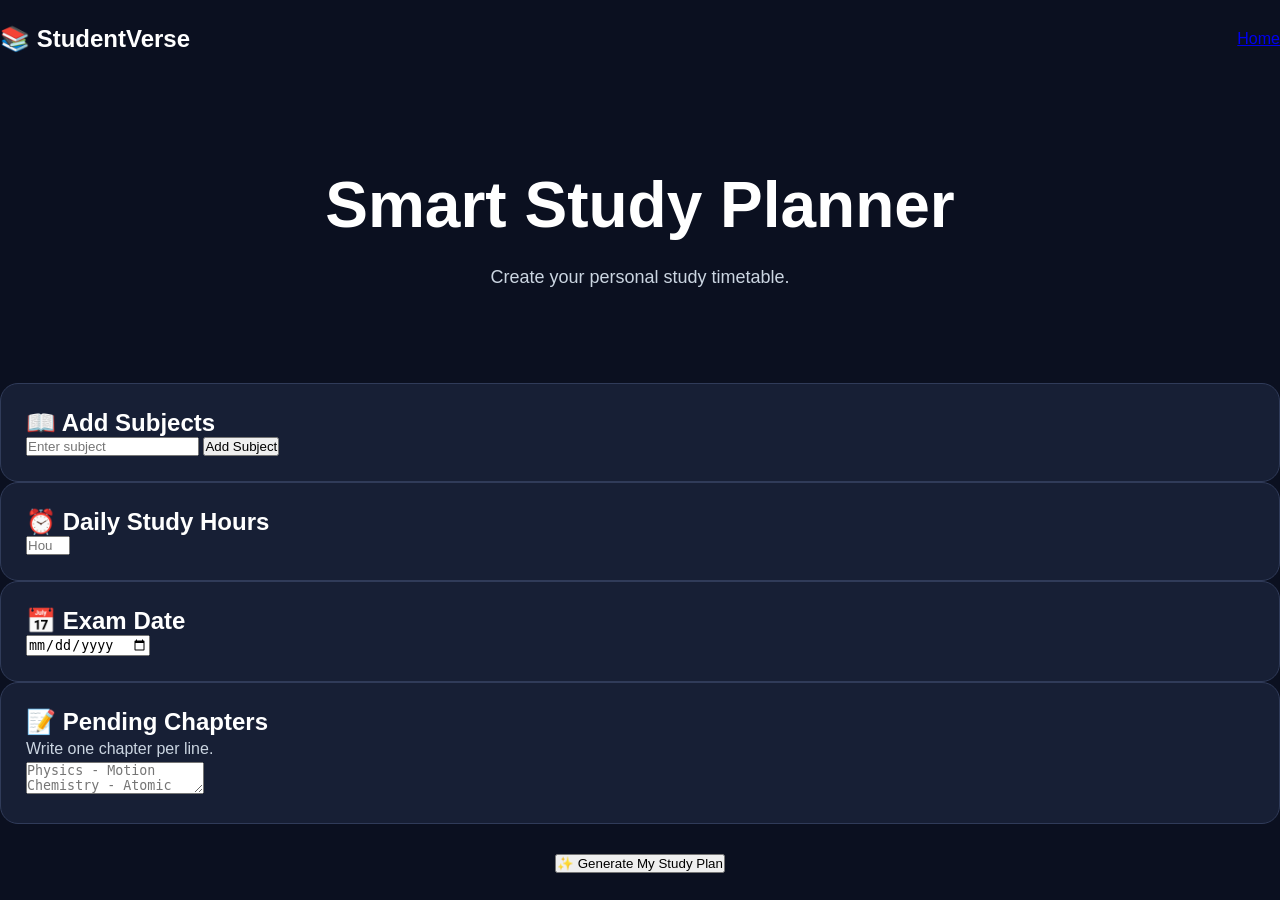
<file: studyplanner.html>
<!DOCTYPE html>
<html lang="en">
<head>
<meta charset="UTF-8">
<meta name="viewport" content="width=device-width, initial-scale=1.0">
<title>Study Planner | StudentVerse</title>
<link rel="stylesheet" href="style.css">
</head>
<body>

<header>
    <h2>📚 StudentVerse</h2>
    <a href="index.html">Home</a>
</header>

<section class="hero">
    <h1>Smart Study Planner</h1>
    <p>Create your personal study timetable.</p>
</section>

<section class="features-grid">

    <div class="feature-card">
        <h2>📖 Add Subjects</h2>
        <input type="text" id="subjectInput" placeholder="Enter subject">
        <button onclick="addSubject()">Add Subject</button>
        <ul id="subjectList"></ul>
    </div>

    <div class="feature-card">
        <h2>⏰ Daily Study Hours</h2>
        <input type="number" id="hoursInput" placeholder="Hours per day" min="1" max="16">
    </div>

    <div class="feature-card">
        <h2>📅 Exam Date</h2>
        <input type="date" id="examDate">
    </div>

    <div class="feature-card">
        <h2>📝 Pending Chapters</h2>
        <p>Write one chapter per line.</p>
        <textarea id="chaptersInput" placeholder="Physics - Motion&#10;Chemistry - Atomic Structure&#10;Maths - Trigonometry"></textarea>
    </div>

</section>

<section style="text-align:center; margin:30px;">
    <button onclick="generatePlan()">✨ Generate My Study Plan</button>
</section>

<section id="planSection" style="display:none; margin:20px;">
    <h2>🎯 Your Personal Study Plan</h2>
    <div id="planSummary" class="feature-card"></div>
    <h2>📅 Daily Timetable</h2>
    <div id="planResult"></div>
    <h2>📝 Pending Chapter Checklist</h2>
    <div id="chapterResult" class="feature-card"></div>
    <button onclick="savePlan()">💾 Save My Plan</button>
    <button onclick="loadPlan()">📂 Load Saved Plan</button>
</section>

<script>

let subjects = [];
let generatedPlan = null;

function addSubject() {
    let input = document.getElementById("subjectInput");
    let subject = input.value.trim();

    if (!subject) {
        alert("Please enter a subject!");
        return;
    }

    if (subjects.some(s => s.toLowerCase() === subject.toLowerCase())) {
        alert("Subject already added!");
        return;
    }

    subjects.push(subject);
    input.value = "";
    displaySubjects();
}

function displaySubjects() {
    let list = document.getElementById("subjectList");
    list.innerHTML = "";

    subjects.forEach((subject, index) => {
        let item = document.createElement("li");
        item.textContent = subject + " ";

        let remove = document.createElement("button");
        remove.textContent = "Remove";
        remove.onclick = function() {
            subjects.splice(index, 1);
            displaySubjects();
        };

        item.appendChild(remove);
        list.appendChild(item);
    });
}

function generatePlan() {
    let hours = Number(document.getElementById("hoursInput").value);
    let examDate = document.getElementById("examDate").value;
    let chapterText = document.getElementById("chaptersInput").value.trim();

    if (subjects.length === 0) {
        alert("Please add at least one subject!");
        return;
    }

    if (!hours || hours < 1 || hours > 16) {
        alert("Enter daily study hours between 1 and 16!");
        return;
    }

    if (!examDate) {
        alert("Please select your exam date!");
        return;
    }

    let today = new Date();
    today.setHours(0, 0, 0, 0);

    let exam = new Date(examDate + "T00:00:00");
    let daysLeft = Math.ceil((exam - today) / 86400000);

    if (daysLeft < 0) {
        alert("Please select today or a future exam date!");
        return;
    }

    let chapters = chapterText
        .split("\n")
        .map(chapter => chapter.trim())
        .filter(chapter => chapter !== "");

    let dailyMinutes = hours * 60;
    let revisionMinutes = Math.min(30, Math.floor(dailyMinutes * 0.15));
    let studyMinutes = dailyMinutes - revisionMinutes;

    let baseTime = Math.floor(studyMinutes / subjects.length);
    let extraTime = studyMinutes % subjects.length;

    let subjectTimes = subjects.map((subject, index) => ({
        name: subject,
        minutes: baseTime + (index < extraTime ? 1 : 0)
    }));

    let schedule = [];

    for (let day = 0; day < Math.max(daysLeft, 1); day++) {
        let dailySubjects = [];

        for (let i = 0; i < subjectTimes.length; i++) {
            let subjectIndex = (i + day) % subjectTimes.length;
            dailySubjects.push(subjectTimes[subjectIndex]);
        }

        schedule.push({
            day: day + 1,
            subjects: dailySubjects
        });
    }

    generatedPlan = {
        hours: hours,
        examDate: examDate,
        daysLeft: daysLeft,
        subjects: subjectTimes,
        chapters: chapters,
        schedule: schedule,
        revisionMinutes: revisionMinutes
    };

    displayPlan();
}

function displayPlan() {
    if (!generatedPlan) return;

    let summary = document.getElementById("planSummary");
    summary.innerHTML = "";

    let details = [
        "📅 Exam Date: " + generatedPlan.examDate,
        "⏳ Days Until Exam: " + generatedPlan.daysLeft,
        "📚 Subjects: " + generatedPlan.subjects.length,
        "⏰ Daily Study Time: " + generatedPlan.hours + " hours",
        "🔄 Daily Revision Time: " + generatedPlan.revisionMinutes + " minutes"
    ];

    details.forEach(detail => {
        let p = document.createElement("p");
        p.textContent = detail;
        summary.appendChild(p);
    });

    let result = document.getElementById("planResult");
    result.innerHTML = "";

    let totalDaysToShow = Math.min(generatedPlan.schedule.length, 7);

    for (let i = 0; i < totalDaysToShow; i++) {
        let day = generatedPlan.schedule[i];

        let card = document.createElement("div");
        card.className = "feature-card";

        let heading = document.createElement("h3");
        heading.textContent = "Day " + day.day;
        card.appendChild(heading);

        day.subjects.forEach(subject => {
            let p = document.createElement("p");
            p.textContent = subject.name + " — " +
                Math.floor(subject.minutes / 60) + " hr " +
                (subject.minutes % 60) + " min";
            card.appendChild(p);
        });

        let revision = document.createElement("p");
        revision.textContent = "🔄 Revision: " +
            generatedPlan.revisionMinutes + " minutes";
        card.appendChild(revision);

        result.appendChild(card);
    }

    if (generatedPlan.schedule.length > 7) {
        let note = document.createElement("p");
        note.textContent = "Showing the first 7 days of your timetable. Your saved plan includes the complete schedule.";
        result.appendChild(note);
    }

    let chapterResult = document.getElementById("chapterResult");
    chapterResult.innerHTML = "";

    if (generatedPlan.chapters.length === 0) {
        chapterResult.textContent = "No pending chapters added.";
    } else {
        generatedPlan.chapters.forEach(chapter => {
            let label = document.createElement("label");
            label.style.display = "block";
            label.style.margin = "10px 0";

            let checkbox = document.createElement("input");
            checkbox.type = "checkbox";

            label.appendChild(checkbox);
            label.appendChild(document.createTextNode(" " + chapter));
            chapterResult.appendChild(label);
        });
    }

    document.getElementById("planSection").style.display = "block";
}

function savePlan() {
    if (!generatedPlan) {
        alert("Generate a plan first!");
        return;
    }

    let checkedChapters = Array.from(
        document.querySelectorAll("#chapterResult input:checked")
    ).map(box => box.parentElement.textContent.trim());

    generatedPlan.completedChapters = checkedChapters;

    localStorage.setItem(
        "studentStudyPlan",
        JSON.stringify(generatedPlan)
    );

    alert("Your study plan has been saved!");
}

function loadPlan() {
    let saved = localStorage.getItem("studentStudyPlan");

    if (!saved) {
        alert("No saved study plan found!");
        return;
    }

    generatedPlan = JSON.parse(saved);
    subjects = generatedPlan.subjects.map(s => s.name);

    document.getElementById("hoursInput").value = generatedPlan.hours;
    document.getElementById("examDate").value = generatedPlan.examDate;
    document.getElementById("chaptersInput").value =
        generatedPlan.chapters.join("\n");

    displaySubjects();
    displayPlan();

    let completed = generatedPlan.completedChapters || [];

    document.querySelectorAll("#chapterResult input").forEach(box => {
        let name = box.parentElement.textContent.trim();
        box.checked = completed.includes(name);
    });
}

</script>

</body>
</html>
</file>
<file: style.css>
* {
  margin: 0;
  padding: 0;
  box-sizing: border-box;
}

body {
  font-family: Arial, sans-serif;
  background: #0b1020;
  color: white;
  min-height: 100vh;
}

.container {
  width: 90%;
  max-width: 1100px;
  margin: auto;
}

header {
  padding: 25px 0;
  display: flex;
  justify-content: space-between;
  align-items: center;
}

.logo {
  font-size: 25px;
  font-weight: bold;
  color: #a78bfa;
}

.hero{



  padding: 90px 0;
  text-align: center;
}

.hero h1 {
  font-size: clamp(36px, 7vw, 64px);
  margin-bottom: 20px;
}

.hero h1 span {
  color: #a78bfa;
}

.hero p {
  color: #cbd5e1;
  font-size: 18px;
  line-height: 1.7;
  max-width: 650px;
  margin: auto;
}

.start-btn {
  display: inline-block;
  margin-top: 30px;
  padding: 14px 28px;
  background: linear-gradient(90deg, #7c3aed, #4f46e5);
  color: white;
  text-decoration: none;
  border-radius: 30px;
  font-weight: bold;
}

.features {
  padding: 40px 0 80px;
}

.features h2 {
  text-align: center;
  margin-bottom: 30px;
  font-size: 30px;
}

.feature-grid {
  display: grid;
  grid-template-columns: repeat(auto-fit, minmax(220px, 1fr));
  gap: 20px;
}

.feature-card {
  background: #171f35;
  border: 1px solid #303b59;
  border-radius: 18px;
  padding: 25px;
}

.feature-card h3 {
  color: #c4b5fd;
  margin-bottom: 12px;
}

.feature-card p {
  color: #cbd5e1;
  line-height: 1.6;
}

.feature-card {
  transition: transform 0.3s ease, border-color 0.3s ease;
  cursor: pointer;
}

.feature-card:hover {
  transform: translateY(-8px);
  border-color: #a78bfa;
}
</file>
